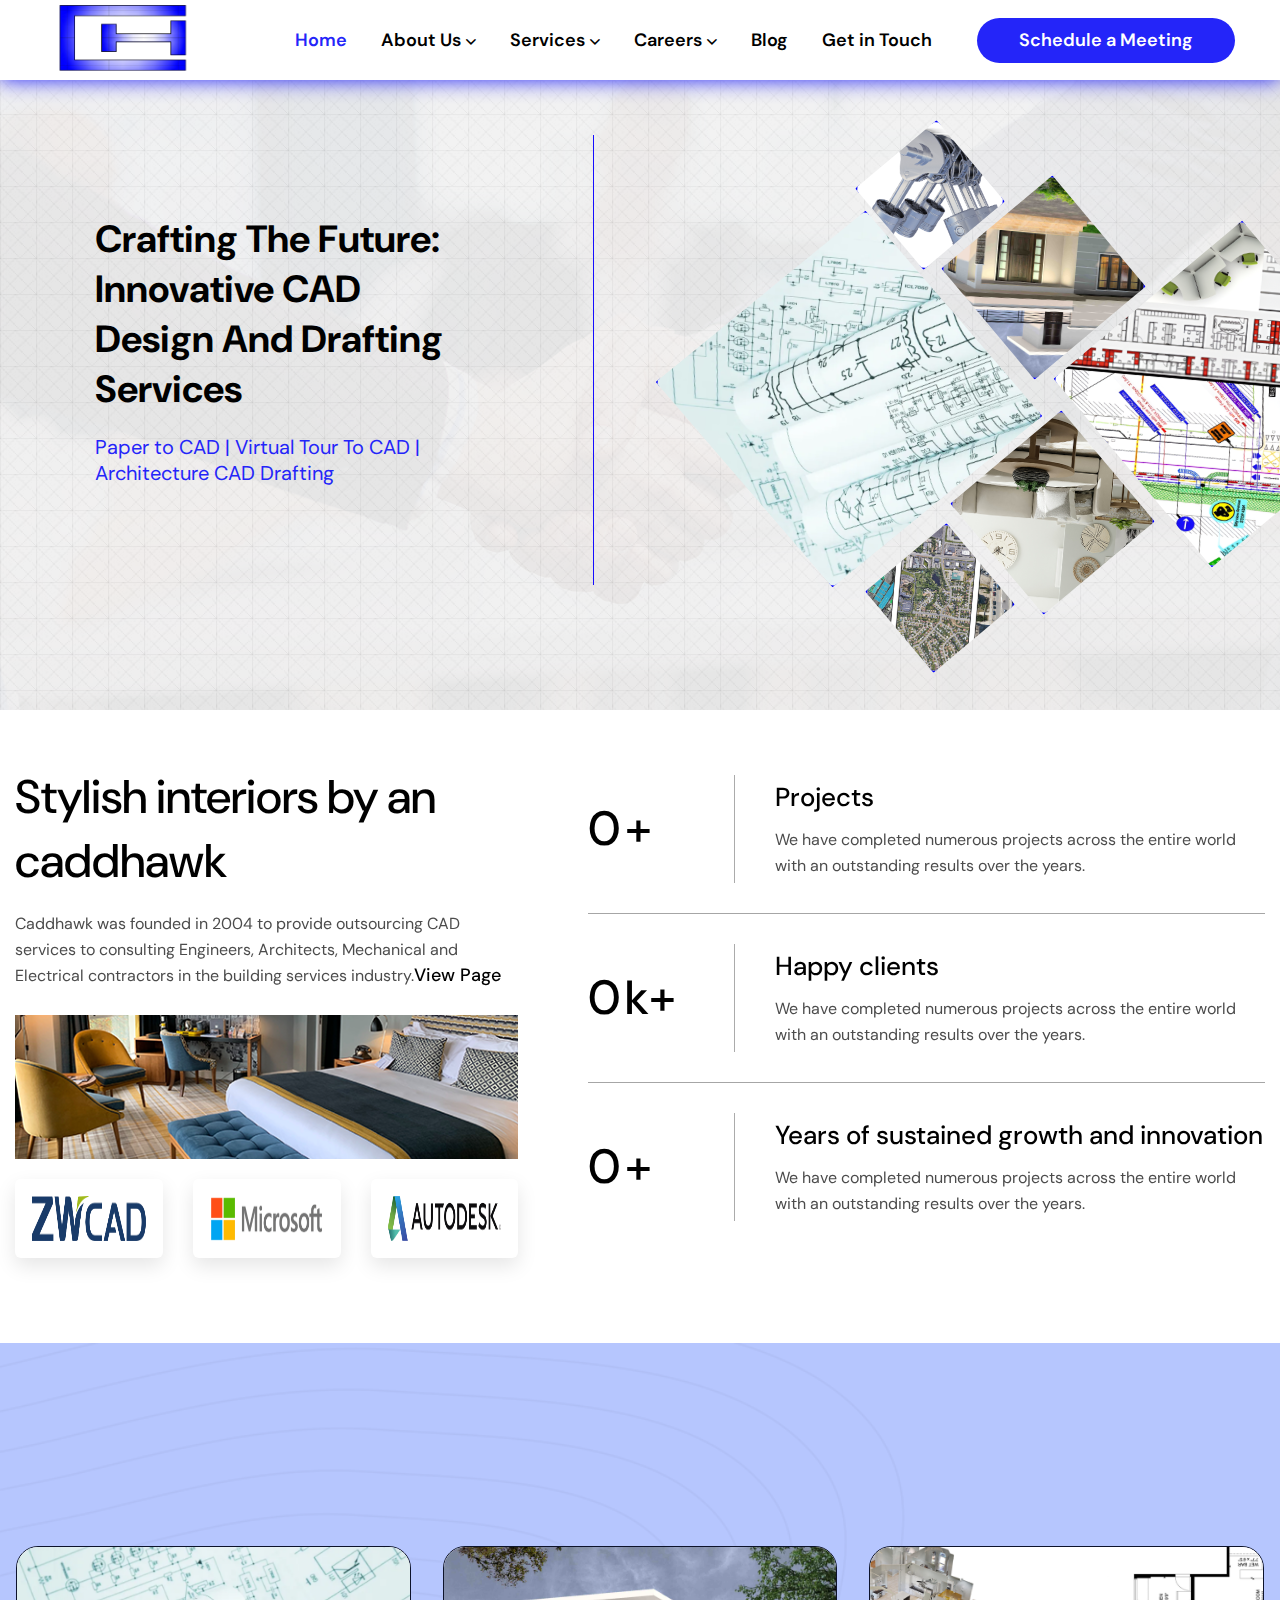
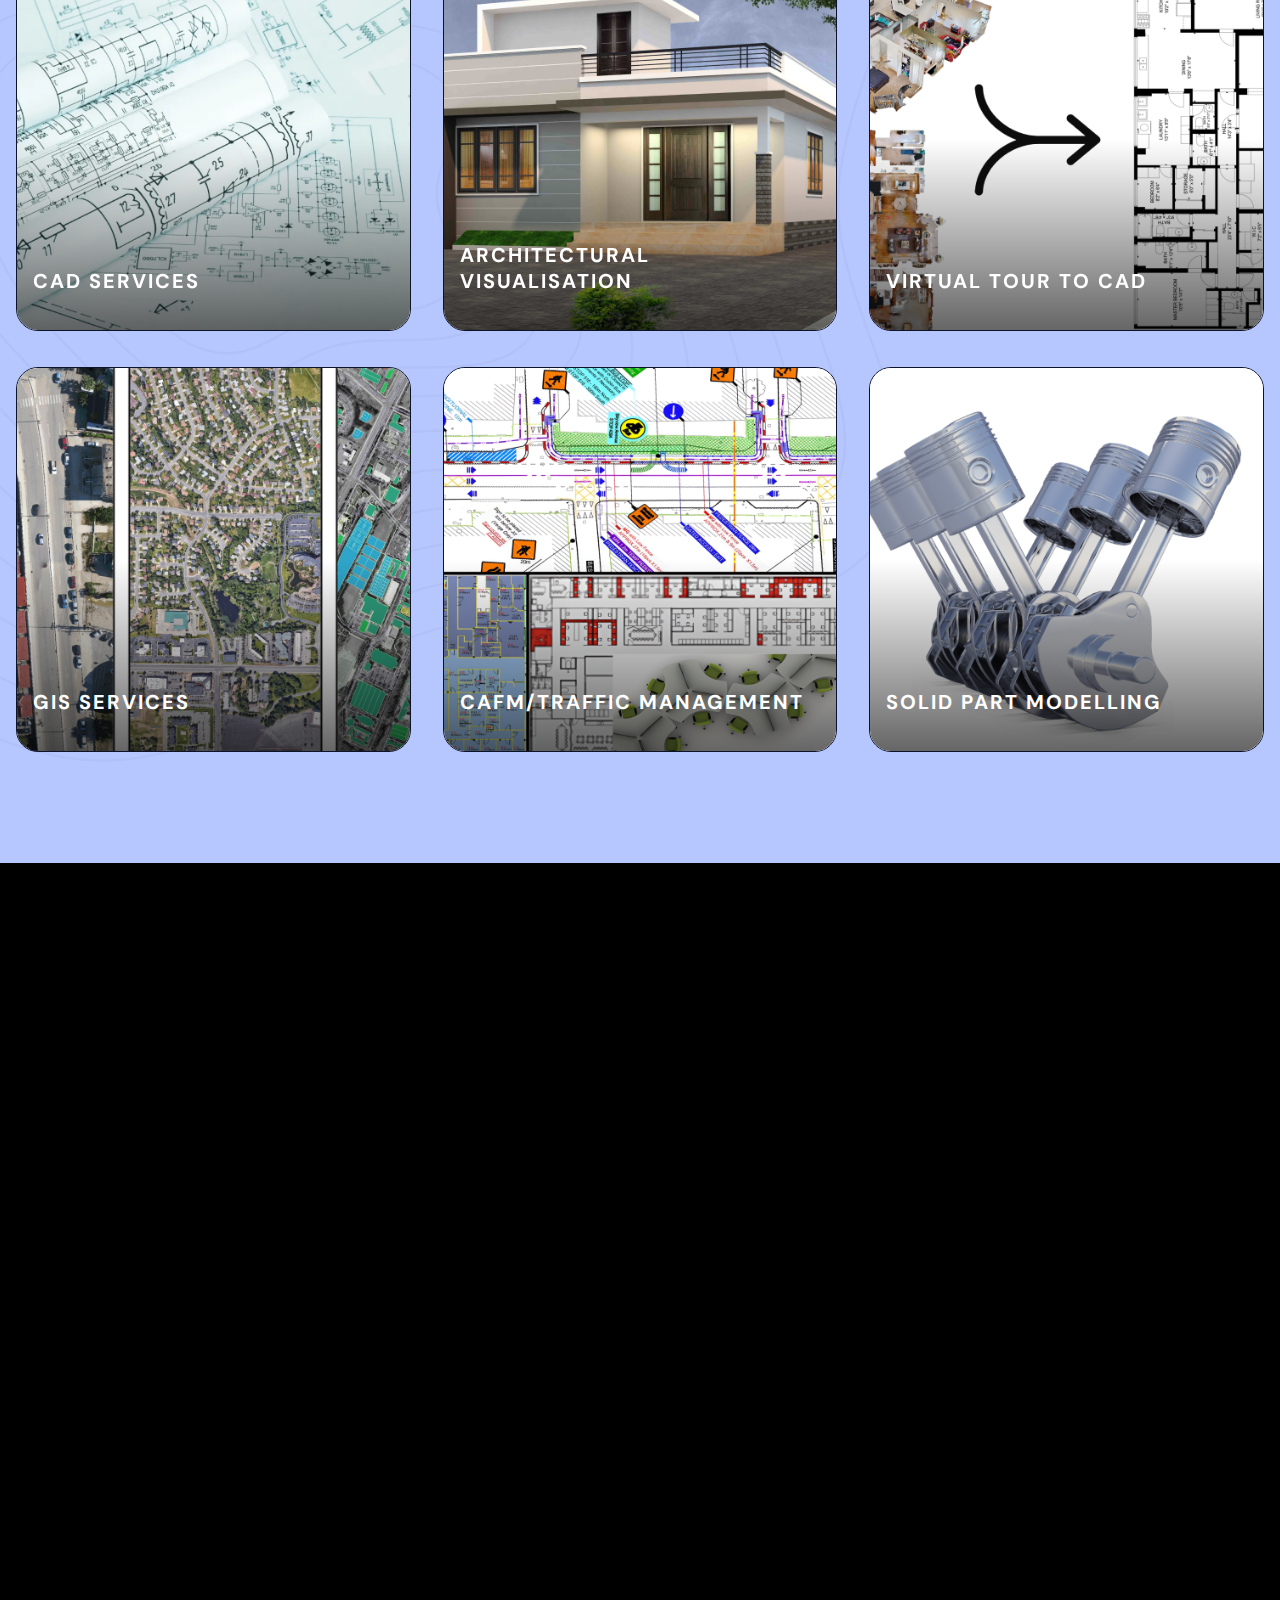
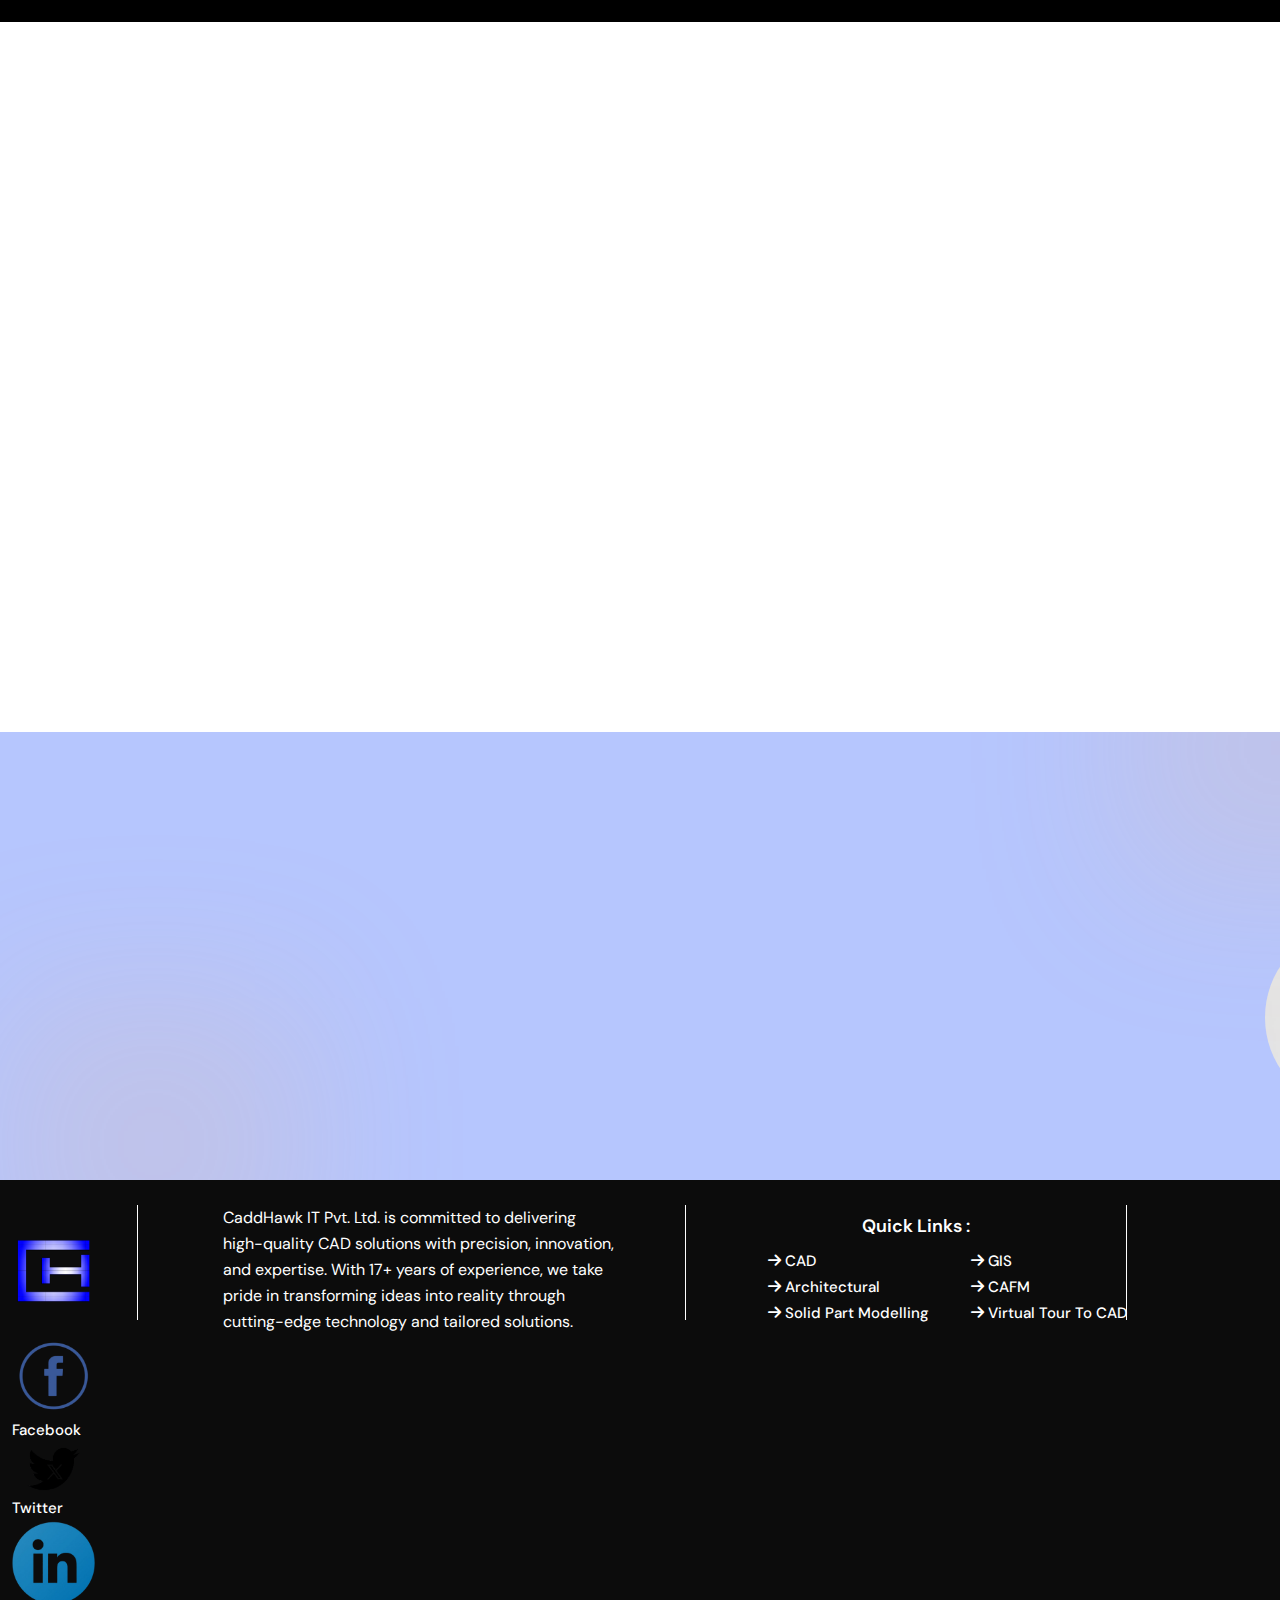
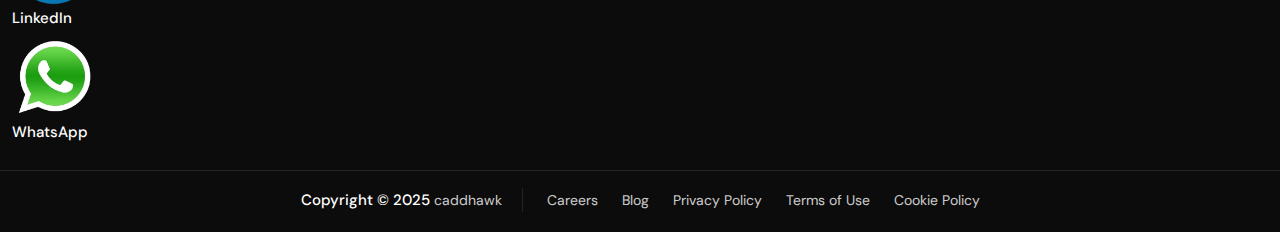
<file: index.html>
<!DOCTYPE html>
<html lang="en">

<!-- Mirrored from cymolthemes.com/html/caddhawk/index.html by HTTrack Website Copier/3.x [XR&CO'2014], Wed, 09 Jul 2025 12:56:22 GMT -->

<head>
  <meta charset="utf-8">
  <title>caddhawk - Real Estate to visual tour</title>
  <meta content="width=device-width, initial-scale=1" name="viewport">
  <meta name=”keywords”
    content="caddhawk - Interior Designer & Architecture WordPress Theme, caddhawk - Interior Designer & Architecture HTML Template, themes & template, html5 template, WordPress theme, unlimited colours available, ui/ux,ui/ux design, best html template, html template, html, JavaScript, best css theme,css3, elementor theme, latest premium themes 2024, latest premium templates 2024, preyan technosys Pvt.Ltd,cymol themes, themetech mount, Web 3.0, multi-theme, website theme and template, WooCommerce, bootstrap template, web templates, responsive">

  <link rel="stylesheet" href="https://cdnjs.cloudflare.com/ajax/libs/font-awesome/6.7.2/css/all.min.css"
    integrity="sha512-Evv84Mr4kqVGRNSgIGL/F/aIDqQb7xQ2vcrdIwxfjThSH8CSR7PBEakCr51Ck+w+/U6swU2Im1vVX0SVk9ABhg=="
    crossorigin="anonymous" referrerpolicy="no-referrer" />
  <link href="css/bootstrap.min.css" rel="stylesheet" type="text/css">
  <link href="css/aos.css" rel="stylesheet" type="text/css">
  <link href="css/animate.css" rel="stylesheet" type="text/css">
  <link href="css/fontello.css" rel="stylesheet" type="text/css">
  <link href="css/flaticon.css" rel="stylesheet" type="text/css">
  <link href="css/font-awesome.css" rel="stylesheet" type="text/css">
  <link href="css/themify-icons.css" rel="stylesheet" type="text/css">
  <link href="css/slick.css" rel="stylesheet" type="text/css">
  <link href="css/prettyPhoto.css" rel="stylesheet" type="text/css">
  <link href="css/main.css" rel="stylesheet" type="text/css">
  <link href="css/shortcode.css" rel="stylesheet" type="text/css">
  <link href="css/style.css" rel="stylesheet" type="text/css">
  <link href="css/megamenu.css" rel="stylesheet" type="text/css">
  <link href="css/responsive.css" rel="stylesheet" type="text/css">
  <link href="images/logo.png" rel="shortcut icon" type="image/x-icon">
  <link href="images/webclip.png" rel="apple-touch-icon">
  <link rel="stylesheet" href="https://cdnjs.cloudflare.com/ajax/libs/animate.css/4.1.1/animate.min.css" />


</head>

<body class="body">
  <div class="page">
    <header class="header prt-header-style-1">
      <div class="header-content-wrapper">
        <div class="header-navigation">
          <div class="container-fluid">
            <div class="site-navigation">
              <div class="site-branding">

                <h1>
                  <a class="home-link" href="index.html" title="caddhawk" rel="home">
                    <img src="images/logo.png" width="135" height="72" alt="logo" class="logo">
                  </a>
                </h1>
              </div>
              <div class="site-menu">
                <div class="btn-show-menu-mobile menubar menubar--squeeze">
                  <span class="menubar-box">
                    <span class="menubar-inner"></span>
                  </span>
                </div>
                <nav class="main-menu menu-mobile" id="menu">
                  <ul class="menu slide-menu">
                    <li class="mega-menu-item active">
                      <a href="index.html" class="mega-menu-link">Home</a>
                    </li>
                    <li class="mega-menu-item with-submenu ">
                      <a class="mega-menu-link" href="#">About Us</a>
                      <ul class="mega-submenu" role="menu">
                        <li>
                          <div class="row">
                            <div class="col-menu">
                              <div class="content">
                                <ul class="menu-col">
                                  <li class="active"><a href="about.html">Our History</a></li>
                                  <li><a href="about.html">Mission and Vision</a></li>
                                  <li><a href="about.html">Our Leadership</a></li>
                                  <li><a href="about.html">Management Team</a></li>
                                  <li><a href="about.html">Why CaddHawk</a></li>
                                </ul>
                              </div>
                            </div>
                          </div>
                        </li>
                      </ul>
                    </li>
                    <li class="mega-menu-item with-submenu single-col">
                      <a href="#" class="mega-menu-link">Services</a>
                      <ul class="mega-submenu" role="menu">
                        <li>
                          <div class="row">
                            <div class="col-menu">
                              <div class="content">
                                <ul class="menu-col">
                                  <li><a href="service.html">Cad Services</a></li>
                                  <li><a href="service.html">Architectural Visualisation</a></li>
                                  <li><a href="service.html">Virtual Tour to CAD</a></li>
                                  <li><a href="service.html">GIS Services</a></li>
                                  <li><a href="service.html">CAFM/Traffic Management</a></li>
                                  <li><a href="service.html">Solid Part Modelling</a></li>
                                </ul>
                              </div>
                            </div>
                          </div>
                        </li>
                      </ul>
                    </li>
                    <li class="mega-menu-item with-submenu single-col">
                      <a href="#" class="mega-menu-link">Careers</a>
                      <ul class="mega-submenu" role="menu">
                        <li>
                          <div class="row">
                            <div class="col-menu">
                              <div class="content">
                                <ul class="menu-col">
                                  <li><a href="#">Life @ CaddHawk</a></li>
                                  <li><a href="#">Current Openings</a></li>
                                </ul>
                              </div>
                            </div>
                          </div>
                        </li>
                      </ul>
                    </li>
                    <li class="mega-menu-item">
                      <a href="blog.html" class="mega-menu-link">Blog</a>
                    </li>
                    <li class="mega-menu-item">
                      <a href="#" class="mega-menu-link">Get in Touch</a>
                    </li>
                  </ul>
                </nav>
                <div class="header-extra">
                  <div class="header-extra-item">
                    <a href="#">Schedule a Meeting</a>
                  </div>
                </div>
              </div>
            </div>
          </div>
        </div>
      </div>
    </header>
    <section class="hero-slider-wrapper">
      <div class="hero-slider">
        <!-- Slide 1 -->
        <div class="slide active">
          <section class="hero-section">
            <div class="banner-bg-overlay"></div>

            <!-- Flex Wrapper for Text and Collage -->
            <div class="container-fluid hero-content">
              <div class="row">
                <div class="col-md-5 hr-col d-flex align-items-center">
                  <!-- Left Text -->
                  <div class="hero-text">
                    <h2 class="animate__animated animate__slideInLeft">Crafting The Future: Innovative CAD Design And
                      Drafting Services</h2>
                    <p class="animate__animated animate__slideInLeft">Paper to CAD | Virtual Tour To CAD | Architecture
                      CAD Drafting</p>
                  </div>
                </div>
                <!-- Separator Line -->
                <div class="col-md-1 d-flex justify-content-center align-items-center">
                  <div class="separator-line"></div>
                </div>
                <div class="col-md-6 hr-col d-flex align-items-center">
                  <!-- Right Floating Kite Images -->
                  <div class="floating-collage">
                    <div class="kite animate__animated animate__slideInDown"
                      style="width: 388px; height: 378px; top: 0px; left: 0px;">
                      <div class="kite-inner " style="background-image: url('images/service-tab-01.png');"></div>
                    </div>
                    <div class="kite animate__animated animate__slideInLeft"
                      style="width: 150px; height: 150px; bottom: 240px; left: 200px;">
                      <div class="kite-inner" style="background-image: url('images/service-tab-03.png');"></div>
                    </div>
                    <div class="kite animate__animated animate__slideInDown"
                      style="width: 205px; height: 205px; bottom: 130px; left: 286px;">
                      <div class="kite-inner" style="background-image: url('images/service-tab-02.png');"></div>
                    </div>
                    <div class="kite animate__animated animate__slideInUp"
                      style="width: 348px; height: 348px;top: 10px;left: 398px;">
                      <div class="kite-inner" style="background-image: url('images/service-tab-05.png');"></div>
                    </div>
                    <!-- <div class="kite animate__animated animate__slideInRight"
                      style="width: 180px; height: 180px; top: 352px; left: 219px;">
                      <div class="kite-inner" style="background-image: url('images/service-05.png');"></div>
                    </div> -->
                    <div class="kite animate__animated animate__slideInUp"
                      style="width: 150px; height:150px; top: 313px;left: 210px;">
                      <div class="kite-inner" style="background-image: url('images/service-tab-04.png');"></div>
                    </div>
                    <div class="kite animate__animated animate__slideInUp"
                      style="width: 205px; height:205px; top: 200px;left: 295px;">
                      <div class="kite-inner" style="background-image: url('images/service-03.png');"></div>
                    </div>
                  </div>
                </div>
              </div>


            </div>
          </section>
        </div>
        <!-- Slide 2:  -->
        <div class="slide">
          <section class="hero-section">
            <div class="banner-bg-overlay"></div>

            <div class="container-fluid hero-content">
              <div class="row">
                <div class="col-md-5 hr-col d-flex align-items-center">

                  <div class="hero-text">
                    <h2 class="animate__animated animate__slideInLeft">Transforming Your Ideas,Into Reality With
                      Precision CAD Services</h2>
                    <p class="animate__animated animate__slideInLeft">Paper to CAD |Virtual Tour To CAD | Architecture
                      CAD Drafting</p>
                  </div>
                </div>

                <div class="col-md-1 d-flex justify-content-center align-items-center">
                  <div class="separator-line"></div>
                </div>
                <div class="col-md-6 hr-col d-flex align-items-center">
                  <!-- Right Floating Kite Images -->
                  <div class="floating-collage">
                    <div class="kite animate__animated animate__slideInDown"
                      style="width: 388px; height: 378px; top: 0px; left: 0px;">
                      <div class="kite-inner " style="background-image: url('images/service-tab-01.png');"></div>
                    </div>
                    <div class="kite animate__animated animate__slideInLeft"
                      style="width: 150px; height: 150px; bottom: 240px; left: 200px;">
                      <div class="kite-inner" style="background-image: url('images/service-tab-03.png');"></div>
                    </div>
                    <div class="kite animate__animated animate__slideInDown"
                      style="width: 205px; height: 205px; bottom: 130px; left: 286px;">
                      <div class="kite-inner" style="background-image: url('images/service-tab-02.png');"></div>
                    </div>
                    <div class="kite animate__animated animate__slideInUp"
                      style="width: 348px; height: 348px;top: 10px;left: 398px;">
                      <div class="kite-inner" style="background-image: url('images/service-tab-05.png');"></div>
                    </div>
                    <!-- <div class="kite animate__animated animate__slideInRight"
                      style="width: 180px; height: 180px; top: 352px; left: 219px;">
                      <div class="kite-inner" style="background-image: url('images/service-05.png');"></div>
                    </div> -->
                    <div class="kite animate__animated animate__slideInUp"
                      style="width: 150px; height:150px; top: 313px;left: 210px;">
                      <div class="kite-inner" style="background-image: url('images/service-tab-04.png');"></div>
                    </div>
                    <div class="kite animate__animated animate__slideInUp"
                      style="width: 205px; height:205px; top: 200px;left: 295px;">
                      <div class="kite-inner" style="background-image: url('images/service-03.png');"></div>
                    </div>
                  </div>
                </div>
              </div>


            </div>
          </section>
        </div>
      </div>
    </section>
    <section class="about-section prt-row">
      <div class="container-fluid">
        <div class="row">
          <div class="col-lg-5" data-aos="fade-right">
            <div class="about-title-wrapper">
              <div class="section-title">
                <h2 class="section-title-heading">Stylish interiors by an caddhawk</h2>
                <p class="section-title-description">Caddhawk was founded in 2004 to provide outsourcing CAD services to
                  consulting Engineers, Architects, Mechanical and Electrical contractors in the building services
                  industry.<a class="inline-button style3 prt-button">view page</a></p>
              </div>
              <div class="about-single-image-holder pt-10">
                <img src="images/single-image-01.png" alt="single-image-01" class="about-single-image">
              </div>
              <div class="row">
                <div class="col-md-4">
                  <div class="card brand-card">
                    <img src="images/zwcad-partner.png" alt="brand">
                  </div>
                </div>
                <div class="col-md-4">
                  <div class="card brand-card">
                    <img src="images/microsoft-partner.png" alt="brand">
                  </div>
                </div>
                <div class="col-md-4">
                  <div class="card brand-card">
                    <img src="images/autodesk-partner.png" alt="brand">
                  </div>
                </div>
              </div>
            </div>
          </div>
          <div class="col-lg-7" data-aos="fade-left">
            <div class="about-fid-block-wrapper">
              <div class="fid-item first-child">
                <div class="row">
                  <div class="col-lg-3">
                    <div class="prt-fid inside style1">
                      <div class="prt-fid-contents">
                        <h4 class="prt-fid-inner">
                          <span data-appear-animation="animateDigits" data-from="0" data-to="2359" data-interval="5"
                            data-before="" data-before-style="sup" data-after="+" data-after-style="sub"
                            class="numinate">2359</span>
                          <span>+</span>
                        </h4>
                      </div>
                    </div>
                  </div>
                  <div class="col-lg-9 align-self-center">
                    <div class="fid-title">
                      <h3 class="fid-heading">Projects</h3>
                      <p class="fid-description">We have completed numerous projects across the entire world with an
                        outstanding results over the years.</p>
                    </div>
                  </div>
                </div>
              </div>
              <div class="fid-item">
                <div class="row">
                  <div class="col-lg-3">
                    <div class="prt-fid inside style1">
                      <div class="prt-fid-contents">
                        <h4 class="prt-fid-inner">
                          <span data-appear-animation="animateDigits" data-from="0" data-to="8" data-interval="2"
                            data-before="" data-before-style="sup" data-after="+" data-after-style="sub"
                            class="numinate">8</span>
                          <span>k+</span>
                        </h4>
                      </div>
                    </div>
                  </div>
                  <div class="col-lg-9 align-self-center">
                    <div class="fid-title">
                      <h3 class="fid-heading">Happy clients</h3>
                      <p class="fid-description">We have completed numerous projects across the entire world with an
                        outstanding results over the years.</p>
                    </div>
                  </div>
                </div>
              </div>
              <div class="fid-item last-child">
                <div class="row">
                  <div class="col-lg-3">
                    <div class="prt-fid inside style1">
                      <div class="prt-fid-contents">
                        <h4 class="prt-fid-inner">
                          <span data-appear-animation="animateDigits" data-from="0" data-to="16" data-interval="2"
                            data-before="" data-before-style="sup" data-after="+" data-after-style="sub"
                            class="numinate">16</span>
                          <span>+</span>
                        </h4>
                      </div>
                    </div>
                  </div>
                  <div class="col-lg-9 align-self-center">
                    <div class="fid-title">
                      <h3 class="fid-heading">Years of sustained growth and innovation</h3>
                      <p class="fid-description">We have completed numerous projects across the entire world with an
                        outstanding results over the years.</p>
                    </div>
                  </div>
                </div>
              </div>
            </div>
          </div>
        </div>
      </div>
    </section>
    <section class="services-section prt-row">
      <div class="container-fluid">
        <div class="row">
          <div class="col-lg-12" data-aos="fade-up">
            <div class="services-title-wrapper">
              <div class="section-title text-center mb-0">
                <h2 class="section-title-heading text-center">Our various types of services</h2>
                <p class="section-title-description text-center">Our interior design services helped bring our
                  clients&#x27; visions to life by transforming their spaces. See how our experts transformed these
                  interiors. <a class="inline-button style3 prt-button">view all services</a></p>
              </div>
            </div>
          </div>
        </div>
        <div class="row mb-5 row-cols-1 row-cols-lg-3 g-5 g-lg-1">
          <div class="col p-3 serv-c">
            <article class="card serv-card card--1">
              <div class="card__img card_img1"></div>
              <div class="card__info">
                <span class="card__category">Cad Services</span>

                <div class="card__hover-content">
                  <p class="card__description text-long-desc">At CaddHawk, we specialize in delivering precise and
                    innovative Computer-Aided Design (CAD) solutions tailored to your project&#8217;s unique
                    needs. Our team of experienced professionals is dedicated to transforming your concepts into
                    detailed, accurate designs, ensuring efficiency and excellence at every stage.</p>
                  <a href="#" class="card__btn">View More <img src="images/services/right.png" alt="icon"
                      class="right1"><img src="images/services/right2.png" alt="icon" class="right2"></a>
                </div>
              </div>
            </article>
          </div>
          <div class="col p-3 serv-c">
            <article class="card serv-card card--1">
              <div class="card__img card_img2"></div>
              <div class="card__info">
                <span class="card__category">Architectural Visualisation</span>

                <div class="card__hover-content">
                  <p class="card__description text-long-desc">Experience stunning 3D visualizations that transform
                    concepts into reality. Our expert services, from floor plans to immersive walkthroughs, help
                    architects, builders, and designers showcase projects with clarity and impact. Explore our
                    work below!
                  </p>
                  <a href="#" class="card__btn">View More <img src="images/services/right.png" alt="icon"
                      class="right1"><img src="images/services/right2.png" alt="icon" class="right2"></a>
                </div>
              </div>
            </article>
          </div>
          <div class="col p-3 serv-c">
            <article class="card serv-card card--1">
              <div class="card__img card_img6"></div>
              <div class="card__info">
                <span class="card__category">Virtual Tour to CAD</span>

                <div class="card__hover-content">
                  <p class="card__description text-long-desc">Experience stunning 3D visualizations that transform
                    concepts into reality. Our expert services, from floor plans to immersive walkthroughs, help
                    architects, builders, and designers showcase projects with clarity and impact. Explore our
                    work below!
                  </p>
                  <a href="#" class="card__btn">View More <img src="images/services/right.png" alt="icon"
                      class="right1"><img src="images/services/right2.png" alt="icon" class="right2"></a>
                </div>
              </div>
            </article>
          </div>

          <div class="col p-3 serv-c">
            <article class="card serv-card card--1">
              <div class="card__img card_img4"></div>
              <div class="card__info">
                <span class="card__category">GIS Services</span>

                <div class="card__hover-content">
                  <p class="card__description text-long-desc">Experience stunning 3D visualizations that transform
                    concepts into reality. Our expert services, from floor plans to immersive walkthroughs, help
                    architects, builders, and designers showcase projects with clarity and impact. Explore our
                    work below!
                  </p>
                  <a href="#" class="card__btn">View More <img src="images/services/right.png" alt="icon"
                      class="right1"><img src="images/services/right2.png" alt="icon" class="right2"></a>
                </div>
              </div>
            </article>
          </div>
          <div class="col p-3 serv-c">
            <article class="card serv-card card--1">
              <div class="card__img card_img5"></div>
              <div class="card__info">
                <span class="card__category">CAFM/Traffic Management </span>

                <div class="card__hover-content">
                  <p class="card__description text-long-desc">Experience stunning 3D visualizations that transform
                    concepts into reality. Our expert services, from floor plans to immersive walkthroughs, help
                    architects, builders, and designers showcase projects with clarity and impact. Explore our
                    work below!
                  </p>
                  <a href="#" class="card__btn">View More <img src="images/services/right.png" alt="icon"
                      class="right1"><img src="images/services/right2.png" alt="icon" class="right2"></a>
                </div>
              </div>
            </article>
          </div>
          <div class="col p-3 serv-c">
            <article class="card serv-card card--1">
              <div class="card__img card_img3"></div>
              <div class="card__info">
                <span class="card__category">Solid Part Modelling</span>

                <div class="card__hover-content">
                  <p class="card__description text-long-desc">Experience stunning 3D visualizations that transform
                    concepts into reality. Our expert services, from floor plans to immersive walkthroughs, help
                    architects, builders, and designers showcase projects with clarity and impact. Explore our
                    work below!
                  </p>
                  <a href="#" class="card__btn">View More <img src="images/services/right.png" alt="icon"
                      class="right1"><img src="images/services/right2.png" alt="icon" class="right2"></a>
                </div>
              </div>
            </article>
          </div>
        </div>
      </div>
      <!-- <div class="container-fluid">
        <div class="row">
          <div class="col-lg-12" data-aos="fade-up">
            <div class="services-title-wrapper">
              <div class="section-title text-center mb-0">
                <h2 class="section-title-heading text-center">Our various types of services</h2>
                <p class="section-title-description text-center">Our interior design services helped bring our
                  clients&#x27; visions to life by transforming their spaces. See how our experts transformed these
                  interiors. <a class="inline-button style3 prt-button">view all services</a></p>
              </div>
            </div>
          </div>
        </div>
        <div class="row">
          <div class="col-lg-12" data-aos="fade-up">
            <div class="service-tab-wrapper">
              <div class="service-tab prt-tabs">
                <ul class="service-tab-menu prt-tab-menu">
                  <li class="service-tab-nav-link prt-tab-link">
                    <a class="service-tab-nav-title">Cad Services</a>
                  </li>
                  <li class="service-tab-nav-link prt-tab-link active">
                    <a class="service-tab-nav-title">Architectural Visualisation</a>
                  </li>
                  <li class="service-tab-nav-link prt-tab-link">
                    <a class="service-tab-nav-title">Solid Part Modelling</a>
                  </li>
                  <li class="service-tab-nav-link prt-tab-link">
                    <a class="service-tab-nav-title">GIS Services</a>
                  </li>
                  <li class="service-tab-nav-link prt-tab-link last-child">
                    <a class="service-tab-nav-title">CAFM/Traffic Management</a>
                  </li>
                  <li class="service-tab-nav-link prt-tab-link last-child">
                    <a class="service-tab-nav-title"> Virtual Tour to CAD</a>
                  </li>
                </ul>
                <div class="service-tab-content prt-tab-content">
                  <div class="service-tab-info">
                    <div class="row">
                      <div class="col-xl-6 col-lg-4">
                        <div class="service-tab-image-block">
                          <img src="images/service-tab-01.png" alt="service-tab-01" class="service-tab-image">
                          <div class="service-tab-image-overlay"></div>
                        </div>
                      </div>
                      <div class="col-xl-6 col-lg-8 align-self-center">
                        <div class="service-tab-description-block">
                          <h3 class="service-tab-description-title">Cad Services</h3>
                          <p class="service-tab-description-text">At CaddHawk, we specialize in delivering precise and
                            innovative Computer-Aided Design (CAD) solutions tailored to your project&#8217;s unique
                            needs. Our team of experienced professionals is dedicated to transforming your concepts into
                            detailed, accurate designs, ensuring efficiency and excellence at every stage.</p>
                          <a href="services-details.html" class="inline-button prt-button">More Details</a>
                        </div>
                      </div>
                    </div>
                  </div>
                  <div class="service-tab-info">
                    <div class="row">
                      <div class="col-lg-6">
                        <div class="service-tab-image-block">
                          <img src="images/service-tab-02.png" alt="service-tab-02" class="service-tab-image">
                          <div class="service-tab-image-overlay"></div>
                        </div>
                      </div>
                      <div class="col-lg-6 align-self-center">
                        <div class="service-tab-description-block">
                          <h3 class="service-tab-description-title">Architectural Visualisation</h3>
                          <p class="service-tab-description-text">Experience stunning 3D visualizations that transform
                            concepts into reality. Our expert services, from floor plans to immersive walkthroughs, help
                            architects, builders, and designers showcase projects with clarity and impact. Explore our
                            work below!&#8221;</p>

                          <a href="services-details.html" class="inline-button prt-button">More Details</a>
                        </div>
                      </div>
                    </div>
                  </div>
                  <div class="service-tab-info">
                    <div class="row">
                      <div class="col-lg-6">
                        <div class="service-tab-image-block">
                          <img src="images/service-tab-03.png" alt="service-tab-03" class="service-tab-image">
                          <div class="service-tab-image-overlay"></div>
                        </div>
                      </div>
                      <div class="col-lg-6 align-self-center">
                        <div class="service-tab-description-block">
                          <h3 class="service-tab-description-title">Solid Part Modelling</h3>
                          <p class="service-tab-description-text">Experience stunning 3D visualizations that transform
                            concepts into reality. Our expert services, from floor plans to immersive walkthroughs, help
                            architects, builders, and designers showcase projects with clarity and impact. Explore our
                            work below!&#8221;</p>
                          <a href="services-details.html" class="inline-button prt-button">More Details</a>
                        </div>
                      </div>
                    </div>
                  </div>
                  <div class="service-tab-info">
                    <div class="row">
                      <div class="col-lg-6">
                        <div class="service-tab-image-block">
                          <img src="images/service-tab-04.png" alt="service-tab-04" class="service-tab-image">
                          <div class="service-tab-image-overlay"></div>
                        </div>
                      </div>
                      <div class="col-lg-6 align-self-center">
                        <div class="service-tab-description-block">
                          <h3 class="service-tab-description-title">GIS Services</h3>
                          <p class="service-tab-description-text">Experience stunning 3D visualizations that transform
                            concepts into reality. Our expert services, from floor plans to immersive walkthroughs, help
                            architects, builders, and designers showcase projects with clarity and impact. Explore our
                            work below!&#8221;</p>

                          <a href="services-details.html" class="inline-button prt-button">More Details</a>
                        </div>
                      </div>
                    </div>
                  </div>
                  <div class="service-tab-info">
                    <div class="row">
                      <div class="col-lg-6">
                        <div class="service-tab-image-block">
                          <img src="images/service-tab-05.png" alt="service-tab-05" class="service-tab-image">
                          <div class="service-tab-image-overlay"></div>
                        </div>
                      </div>
                      <div class="col-lg-6 align-self-center">
                        <div class="service-tab-description-block">
                          <h3 class="service-tab-description-title">CAFM/Traffic Management</h3>
                          <p class="service-tab-description-text">Experience stunning 3D visualizations that transform
                            concepts into reality. Our expert services, from floor plans to immersive walkthroughs, help
                            architects, builders, and designers showcase projects with clarity and impact. Explore our
                            work below!&#8221;</p>

                          <a href="services-details.html" class="inline-button prt-button">More Details</a>
                        </div>
                      </div>
                    </div>
                  </div>
                  <div class="service-tab-info">
                    <div class="row">
                      <div class="col-lg-6">
                        <div class="service-tab-image-block">
                          <img src="images/service-tab-06.png" alt="service-tab-05" class="service-tab-image">
                          <div class="service-tab-image-overlay"></div>
                        </div>
                      </div>
                      <div class="col-lg-6 align-self-center">
                        <div class="service-tab-description-block">
                          <h3 class="service-tab-description-title">Virtual Tour to CAD</h3>
                          <p class="service-tab-description-text">Experience stunning 3D visualizations that transform
                            concepts into reality. Our expert services, from floor plans to immersive walkthroughs, help
                            architects, builders, and designers showcase projects with clarity and impact. Explore our
                            work below!&#8221;</p>

                          <a href="services-details.html" class="inline-button prt-button">More Details</a>
                        </div>
                      </div>
                    </div>
                  </div>
                </div>
              </div>
            </div>
          </div>
        </div>
      </div> -->
    </section>
    <section class="portfolio-section prt-row">
      <div class="container-fluid">
        <div class="row">
          <div class="col-lg-12" data-aos="fade-up">
            <div class="portfolio-title-wrapper">
              <div class="section-title text-center">
                <h2 class="section-title-heading text-white text-center">Seamless Solutions for Every Stage of Your
                  Project</h2>
                <p class="section-title-description text-opacity text-center">From concept to completion, we provide
                  comprehensive architectural visualization services that bring your ideas to life. Our expert team
                  specializes in 3D modeling, rendering <a class="inline-button style2 prt-button">view all projects</a>
                </p>
              </div>
            </div>
          </div>
        </div>
      </div>
      <div class="container-fluid-fluid">
        <div class="row">
          <div class="col-lg-12" data-aos="fade-up">
            <div class="portfolio-content-wrapper">
              <div class="row portfolio-slider prt-slider">
                <div class="col-lg-4 col-md-6">
                  <div class="portfolio-item">
                    <div class="portfolio-item-thumbnail">
                      <img src="images/portfolio-01.png" alt="portfolio-01" class="portfolio-item-image">
                    </div>
                    <div class="portfolio-item-content">
                      <h3 class="portfolio-item-title">
                        <a href="portfolios-details.html" class="portfolio-item-title-link">2D Drafting Services</a>
                      </h3>
                      <div class="portfolio-item-category">CAD Services</div>
                    </div>
                  </div>
                </div>
                <div class="col-lg-4 col-md-6">
                  <div class="portfolio-item">
                    <div class="portfolio-item-thumbnail">
                      <img src="images/portfolio-02.png" alt="portfolio-02" class="portfolio-item-image">
                    </div>
                    <div class="portfolio-item-content">
                      <h3 class="portfolio-item-title">
                        <a href="portfolios-details.html" class="portfolio-item-title-link">3D Modeling Services</a>
                      </h3>
                      <div class="portfolio-item-category">CAD Services</div>
                    </div>
                  </div>
                </div>
                <div class="col-lg-4 col-md-6">
                  <div class="portfolio-item">
                    <div class="portfolio-item-thumbnail">
                      <img src="images/portfolio-03.png" alt="portfolio-03" class="portfolio-item-image">
                    </div>
                    <div class="portfolio-item-content">
                      <h3 class="portfolio-item-title">
                        <a href="#" class="portfolio-item-title-link">CAD Conversion Services</a>
                      </h3>
                      <div class="portfolio-item-category">CAD Services</div>
                    </div>
                  </div>
                </div>
                <div class="col-lg-4 col-md-6">
                  <div class="portfolio-item">
                    <div class="portfolio-item-thumbnail">
                      <img src="images/portfolio-04.png" alt="portfolio-04" class="portfolio-item-image">
                    </div>
                    <div class="portfolio-item-content">
                      <h3 class="portfolio-item-title">
                        <a href="portfolios-details.html" class="portfolio-item-title-link">3D Floor Plans Services</a>
                      </h3>
                      <div class="portfolio-item-category">Architectural visualisation</div>
                    </div>
                  </div>
                </div>
                <div class="col-lg-4 col-md-6">
                  <div class="portfolio-item">
                    <div class="portfolio-item-thumbnail">
                      <img src="images/portfolio-05.png" alt="portfolio-05" class="portfolio-item-image">
                    </div>
                    <div class="portfolio-item-content">
                      <h3 class="portfolio-item-title">
                        <a href="portfolios-details.html" class="portfolio-item-title-link">3D Exterior Rendering
                          Services</a>
                      </h3>
                      <div class="portfolio-item-category">Architectural-visualisation</div>
                    </div>
                  </div>
                </div>
                <div class="col-lg-4 col-md-6">
                  <div class="portfolio-item">
                    <div class="portfolio-item-thumbnail">
                      <img src="images/portfolio-06.png" alt="portfolio-06" class="portfolio-item-image">
                    </div>
                    <div class="portfolio-item-content">
                      <h3 class="portfolio-item-title">
                        <a href="portfolios-details.html" class="portfolio-item-title-link">3D Interior Rendering
                          Services</a>
                      </h3>
                      <div class="portfolio-item-category">Architectural-visualisation</div>
                    </div>
                  </div>
                </div>
              </div>
            </div>
          </div>
        </div>
      </div>
    </section>
    <section class="team-section prt-row">
      <div class="container-fluid">
        <div class="row">
          <div class="col-xl-3 col-lg-4" data-aos="fade-right">
            <div class="team-title-wrapper">
              <div class="section-title text-right responsive-text-left">
                <h2 class="section-title-heading">The Driving Force of CaddHawk.</h2>
                <p>Our team is made up of skilled professionals dedicated to delivering excellence in every project.</p>
              </div>
              <div class="team-button-block">
                <a href="#" class="round-button prt-button">Contact Us</a>
              </div>
            </div>
          </div>
          <div class="col-xl-9 col-lg-8 d-block d-lg-flex justify-content-end" data-aos="fade-left">
            <div class="team-content-wrapper">
              <div class="team-item">
                <div class="team-item-inner">
                  <div class="team-thumbnail">
                    <img src="images/team-07.png" alt="team-07" class="team-image">
                  </div>
                  <div class="team-content">
                    <h3 class="team-name"><a href="team-details.html">Mr. Sudhansu Parhi</a></h3>
                    <div class="team-designation">Founder & Director</div>
                  </div>
                </div>
              </div>
              <div class="team-item">
                <div class="team-item-inner">
                  <div class="team-thumbnail">
                    <img src="images/team-01.png" alt="team-01" class="team-image">
                  </div>
                  <div class="team-content">
                    <h3 class="team-name"><a href="team-details.html">Mr. Mrutyunjaya Mishra</a></h3>
                    <div class="team-designation">Corporate Head</div>
                  </div>
                </div>
              </div>
              <div class="team-item">
                <div class="team-item-inner">
                  <div class="team-thumbnail">
                    <img src="images/team-02.png" alt="team-02" class="team-image">
                  </div>
                  <div class="team-content">
                    <h3 class="team-name"><a href="team-details.html">Bikash Murmu</a></h3>
                    <div class="team-designation">Project Manager</div>
                  </div>
                </div>
              </div>
              <div class="team-item">
                <div class="team-item-inner">
                  <div class="team-thumbnail">
                    <img src="images/team-03.png" alt="team-03" class="team-image">
                  </div>
                  <div class="team-content">
                    <h3 class="team-name"><a href="team-details.html">Kamalakanta Panda</a></h3>
                    <div class="team-designation">Design Engineer</div>
                  </div>
                </div>
              </div>
              <div class="team-item">
                <div class="team-item-inner">
                  <div class="team-thumbnail">
                    <img src="images/team-04.png" alt="team-04" class="team-image">
                  </div>
                  <div class="team-content">
                    <h3 class="team-name"><a href="team-details.html">Suprava Khuntia</a></h3>
                    <div class="team-designation">Project Manager (CAD)</div>
                  </div>
                </div>
              </div>
              <div class="team-item last-child">
                <div class="team-item-inner">
                  <div class="team-thumbnail">
                    <img src="images/team-05.png" alt="team-02" class="team-image">
                  </div>
                  <div class="team-content">
                    <h3 class="team-name"><a href="team-details.html">Bandita Sahoo</a></h3>
                    <div class="team-designation">Business Executive</div>
                  </div>
                </div>
              </div>
            </div>
          </div>
        </div>
      </div>
    </section>
    <section class="testimonial-section prt-row">
      <div class="container-fluid">
        <div class="row">
          <div class="col-lg-12" data-aos="fade-up">
            <div class="testimonial-title-wrapper">
              <div class="section-title text-center">
                <h2 class="section-title-heading text-center">Client’s success stories</h2>
                <p class="section-title-description text-center">Our interior design services helped bring our
                  clients&#x27; visions to life by transforming their spaces. See how our experts transformed these
                  interiors.</p>
              </div>
              <div class="sticker-block">
                <img src="images/sticker.png" alt="sticker" class="sticker-image">
              </div>
            </div>
          </div>
        </div>
        <div class="row g-0 testimonial-slider prt-slider">
          <div class="col-lg-12" data-aos="fade-up">
            <div class="testimonials">
              <div class="testimonial-thumbnail">
                <img src="images/testimonial-02.png" alt="testimonial-02" class="testimonial-image">
                <span class="testimonial-quote-icon"><i class="ti ti-quote-left"></i></span>
              </div>
              <div class="testimonial-content">
                <div class="testimonial-caption">
                  <h3 class="testimonial-title">Alena botha</h3>
                  <div class="testimonial-designation">Graphic designer</div>
                </div>
                <div class="testimonial-blockquote-block">
                  <blockquote class="testimonial-blockquote">&quot;I recently hired Inoterior to redesign my living
                    room, and I couldn&#x27;t be happier with the results. The team was incredibly professional,
                    attentive, and creative, and they really took the time to understand my tastes and
                    preferences.&quot;</blockquote>
                </div>
              </div>
            </div>
          </div>
          <div class="col-lg-12">
            <div class="testimonials">
              <div class="testimonial-thumbnail">
                <img src="images/testimonial-01.png" alt="testimonial-01" class="testimonial-image">
                <span class="testimonial-quote-icon"><i class="ti ti-quote-left"></i></span>
              </div>
              <div class="testimonial-content">
                <div class="testimonial-caption">
                  <h3 class="testimonial-title">Alex cue</h3>
                  <div class="testimonial-designation">Graphic designer</div>
                </div>
                <div class="testimonial-blockquote-block">
                  <blockquote class="testimonial-blockquote">&quot;I was impressed with the level of communication
                    andcollaboration between Inoterior&#x27;s team and myself throughout the entireproject. They were
                    always available to answer my questions and provide update soon the progress.&quot;</blockquote>
                </div>
              </div>
            </div>
          </div>
        </div>
        <div class="boxshadow style3"></div>
        <div class="boxshadow style4"></div>
      </div>
    </section>
    <!-- <section class="client-section prt-row">
      <div class="container-fluid">
        <div class="row">
          <div class="col-lg-9" data-aos="fade-right">
            <div class="client-content-wrapper">
              <div class="row g-0">
                <div class="col-lg-3">
                  <div class="client-item border-style-1 res-479-border-right-none">
                    <div class="client-thumbnail"><img src="images/client-01.png" alt="client-01" class="client-image">
                    </div>
                  </div>
                </div>
                <div class="col-lg-3">
                  <div class="client-item border-style-1 responsive-border-right-none">
                    <div class="client-thumbnail"><img src="images/client-02.png" alt="client-02" class="client-image">
                    </div>
                  </div>
                </div>
                <div class="col-lg-3">
                  <div class="client-item border-style-1 res-479-border-right-none">
                    <div class="client-thumbnail"><img src="images/client-03.png" alt="client-03" class="client-image">
                    </div>
                  </div>
                </div>
                <div class="col-lg-3">
                  <div class="client-item border-style-2">
                    <div class="client-thumbnail"><img src="images/client-04.png" alt="client-04" class="client-image">
                    </div>
                  </div>
                </div>
                <div class="col-lg-3">
                  <div class="client-item border-style-3 responsive-border-bottom res-479-border-right-none">
                    <div class="client-thumbnail"><img src="images/client-05.png" alt="client-05" class="client-image">
                    </div>
                  </div>
                </div>
                <div class="col-lg-3">
                  <div class="client-item border-style-3 responsive-border-right-none responsive-border-bottom">
                    <div class="client-thumbnail"><img src="images/client-06.png" alt="client-06" class="client-image">
                    </div>
                  </div>
                </div>
                <div class="col-lg-3">
                  <div class="client-item border-style-3 res-479-border-right-none res-479-border-bottom">
                    <div class="client-thumbnail"><img src="images/client-07.png" alt="client-07" class="client-image">
                    </div>
                  </div>
                </div>
                <div class="col-lg-3">
                  <div class="client-item">
                    <div class="client-thumbnail"><img src="images/client-08.png" alt="client-08" class="client-image">
                    </div>
                  </div>
                </div>
              </div>
            </div>
          </div>
          <div class="col-lg-3" data-aos="fade-left">
            <div class="client-fid-block-wrapper">
              <div class="prt-fid inside style2">
                <div class="prt-fid-contents">
                  <h4 class="prt-fid-inner">
                    <span data-appear-animation="animateDigits" data-from="0" data-to="16" data-interval="5"
                      data-before="" data-before-style="sup" data-after="" data-after-style="sub"
                      class="numinate">16</span>
                  </h4>
                  <h3 class="fid-heading">Years of <br>digital experience</h3>
                </div>
              </div>
            </div>
          </div>
        </div>
        <div class="row">
          <div class="col-lg-12" data-aos="fade-up">
            <div class="section-bottom-text-block">
              <div class="bottom-text-wrapper">
                <div class="bottom-text-flexbox">
                  <img src="images/rating-star.png" alt="rating-star" class="rating-star-image">
                  <div class="ratings-text versions">5.0   |</div>
                  <img src="images/hearts.png" width="70" alt="hearts" class="like-image">
                  <div class="ratings-text">Trusted by over  12k + ambitious brands across the world</div>
                </div>
              </div>
            </div>
          </div>
        </div>
      </div>
    </section> -->
    <footer class="footer prt-row">
      <div class="container-fluid">
        <div class="top-footer">
          <div class="row">
            <div class="col-md-1 ft-col">
              <a href="index.html" aria-current="page" class="footer-logo prt--current">
                <img src="images/logo.png" width="80" height="50" alt="logo" class="ft-logo">
              </a>
            </div>
            <div class="col-md-1 ft-separater ft-col-logo"></div>
            <div class="col-md-4 ft-col">
              <div class="footer-description">
                <p class="footer-description-text">CaddHawk IT Pvt. Ltd. is committed to delivering high-quality CAD
                  solutions with precision, innovation, and expertise. With 17+ years of experience, we take pride in
                  transforming ideas into reality through cutting-edge technology and tailored solutions.</p>
              </div>
            </div>
            <div class="col-md-1 ft-separater"></div>
            <div class="col-md-3 ft-col">
              <div class="footer-social-items ">
                <h4 class="text-center">Quick Links :</h4>
                <div class="row row-cols-2 align-col">
                  <div class="col align">
                    <a href="#" target="_blank" class="footer-social-list-link"><i class="fas fa-arrow-right"></i>
                      CAD</a>
                  </div>
                  <div class="col align">
                    <a href="#" target="_blank" class="footer-social-list-link"><i class="fas fa-arrow-right"></i>
                      GIS</a>
                  </div>
                  <div class="col align">
                    <a href="#" target="_blank" class="footer-social-list-link"><i class="fas fa-arrow-right"></i>
                      Architectural</a>
                  </div>
                  <div class="col align">
                    <a href="#" target="_blank" class="footer-social-list-link"><i class="fas fa-arrow-right"></i>
                      CAFM</a>
                  </div>
                  <div class="col align">
                    <a href="#" target="_blank" class="footer-social-list-link"><i class="fas fa-arrow-right"></i> Solid
                      Part Modelling</a>
                  </div>
                  <div class="col align">
                    <a href="#" target="_blank" class="footer-social-list-link"><i class="fas fa-arrow-right"></i>
                      Virtual Tour to CAD</a>
                  </div>
                </div>
                <!-- <ul class="footer-social-list">
                  <li class="footer-social-list-item">
                    <a href="#" target="_blank" class="footer-social-list-link">CAD</a>
                  </li>
                  <li class="footer-social-list-item">
                    <a href="#" target="_blank" class="footer-social-list-link">GIS</a>
                  </li>
                  <li class="footer-social-list-item">
                    <a href="#" target="_blank" class="footer-social-list-link">Architectural Visualisation</a>
                  </li>
                  <li class="footer-social-list-item">
                    <a href="#" target="_blank" class="footer-social-list-link">CAFM</a>
                  </li>
                  <li class="footer-social-list-item">
                    <a href="#" target="_blank" class="footer-social-list-link">Solid Part Modelling</a>
                  </li>

                  <li class="footer-social-list-item last-child mt-5">
                    <a href="#" target="_blank" class="footer-social-list-link">Virtual Tour to CAD</a>
                  </li>

                </ul> -->

              </div>
            </div>
            <div class="col-md-1 ft-separater"></div>
            <div class="col-md-1 ft-col">
              <div class="row row-cols-1">
                <div class="col">
                  <a href="#" target="_blank" class="footer-social-list-link icon-ft">
                    <!-- <i class="fa-brands fa-square-facebook"></i> -->
                    <img src="images/fb.png" alt="facebook" class="social-icon">
                    Facebook</a>
                </div>
                <div class="col">
                  <a href="#" target="_blank" class="footer-social-list-link icon-ft">
                    <!-- <i class="fa-brands fa-x-twitter"></i> -->
                    <img src="images/twitt.png" alt="twitter" class="social-icon">
                    Twitter</a>
                </div>
                <div class="col">
                  <a href="#" target="_blank" class="footer-social-list-link icon-ft">
                    <!-- <i class="fa-brands fa-linkedin"></i> -->
                     <img src="images/lnk.png" alt="LinkedIn" class="social-icon">
                    LinkedIn</a>
                </div>
                <div class="col">
                  <a href="https://wa.me/1234567890" target="_blank" class="footer-social-list-link icon-ft"
                    rel="noopener" aria-label="Chat on WhatsApp">
                    <!-- <i class="fa-brands fa-whatsapp"></i> -->
                     <img src="images/wtp.png" alt="whatsapp" class="social-icon">
                     WhatsApp
                </div>
              </div>
              <!-- <div class="whatsapp-contact">
               
                <a href="https://wa.me/1234567890" target="_blank" class="whatsapp-contact-btn" rel="noopener"
                  aria-label="Chat on WhatsApp">
                  Chat Now <img src="images/whatsapp.png" width="30" height="30">
                </a>
              </div> -->
            </div>
          </div>
        </div>
      </div>
      <div class="container-fluid-fluid zero-padding prt-container-fluid">
        <div class="bottom-footer">
          <div class="footer-author-block">
            <div class="footer-author-text">Copyright © 2025 <a href="index.html" target="_blank" aria-current="page"
                class="footer-author-link prt--current">caddhawk</a>
            </div>
          </div>
          <div class="footer-instruction-list">
            <a href="#" class="footer-instruction-link">Careers</a>
            <a href="#" class="footer-instruction-link">Blog</a>
            <a href="#" class="footer-instruction-link">Privacy Policy</a>
            <a href="#" class="footer-instruction-link">Terms of Use</a>
            <a href="#" class="footer-instruction-link last-child">Cookie Policy</a>
          </div>
        </div>
      </div>
    </footer>
    <a id="totop" href="#top">
      <i class="icon-up-open"></i>
    </a>
  </div>
  <script src="js/jquery-3.7.1.min.js"></script>
  <script src="js/jquery-migrate-3.4.1.min.js"></script>
  <script src="js/bootstrap.min.js"></script>
  <script src="js/jquery-waypoints.js"></script>
  <script src="js/numinate.min.js"></script>
  <script src="js/circle-progress.min.js"></script>
  <script src="js/jquery-validate.js"></script>
  <script src="js/jquery.prettyPhoto.js"></script>
  <script src="js/imagesloaded.min.js"></script>
  <script src="js/jquery-isotope.js"></script>
  <script src="js/slick.min.js"></script>
  <script src="js/aos.js"></script>
  <script src="js/gsap.js"></script>
  <script src="js/scrolltrigger.js"></script>
  <script src="js/splittext.js"></script>
  <script src="js/cursor.js"></script>
  <script src="js/magnetic.js"></script>
  <script src="js/gsap-animation.js"></script>
  <script src="js/tweenmax.js"></script>
  <script src="js/main.js"></script>
  <script>
    let currentSlide = 0;

    function cycleSlide() {
      const slides = document.querySelectorAll(".hero-slider .slide");

      // Remove active class from current slide
      slides[currentSlide].classList.remove("active");

      // Move to next slide (loop to first if at end)
      currentSlide = (currentSlide + 1) % slides.length;

      // Clone and replace to reset animation
      const newSlide = slides[currentSlide].cloneNode(true);
      slides[currentSlide].parentNode.replaceChild(newSlide, slides[currentSlide]);

      // Re-select updated slides after replacement
      const updatedSlides = document.querySelectorAll(".hero-slider .slide");

      // Add active class to new slide
      updatedSlides[currentSlide].classList.add("active");
    }

    // Initially show the first slide and trigger its animation
    document.querySelectorAll(".hero-slider .slide")[currentSlide].classList.add("active");

    // Run every 7 seconds (7000ms)
    setInterval(cycleSlide, 7000);
  </script>



  <script>
    window.addEventListener('scroll', function () {
      const header = document.querySelector('.header-navigation');
      if (window.scrollY > 0) {
        header.classList.add('sticky');
      } else {
        header.classList.remove('sticky');
      }
    });
  </script>



</body>

<!-- Mirrored from cymolthemes.com/html/caddhawk/index.html by HTTrack Website Copier/3.x [XR&CO'2014], Wed, 09 Jul 2025 12:58:49 GMT -->

</html>
</file>
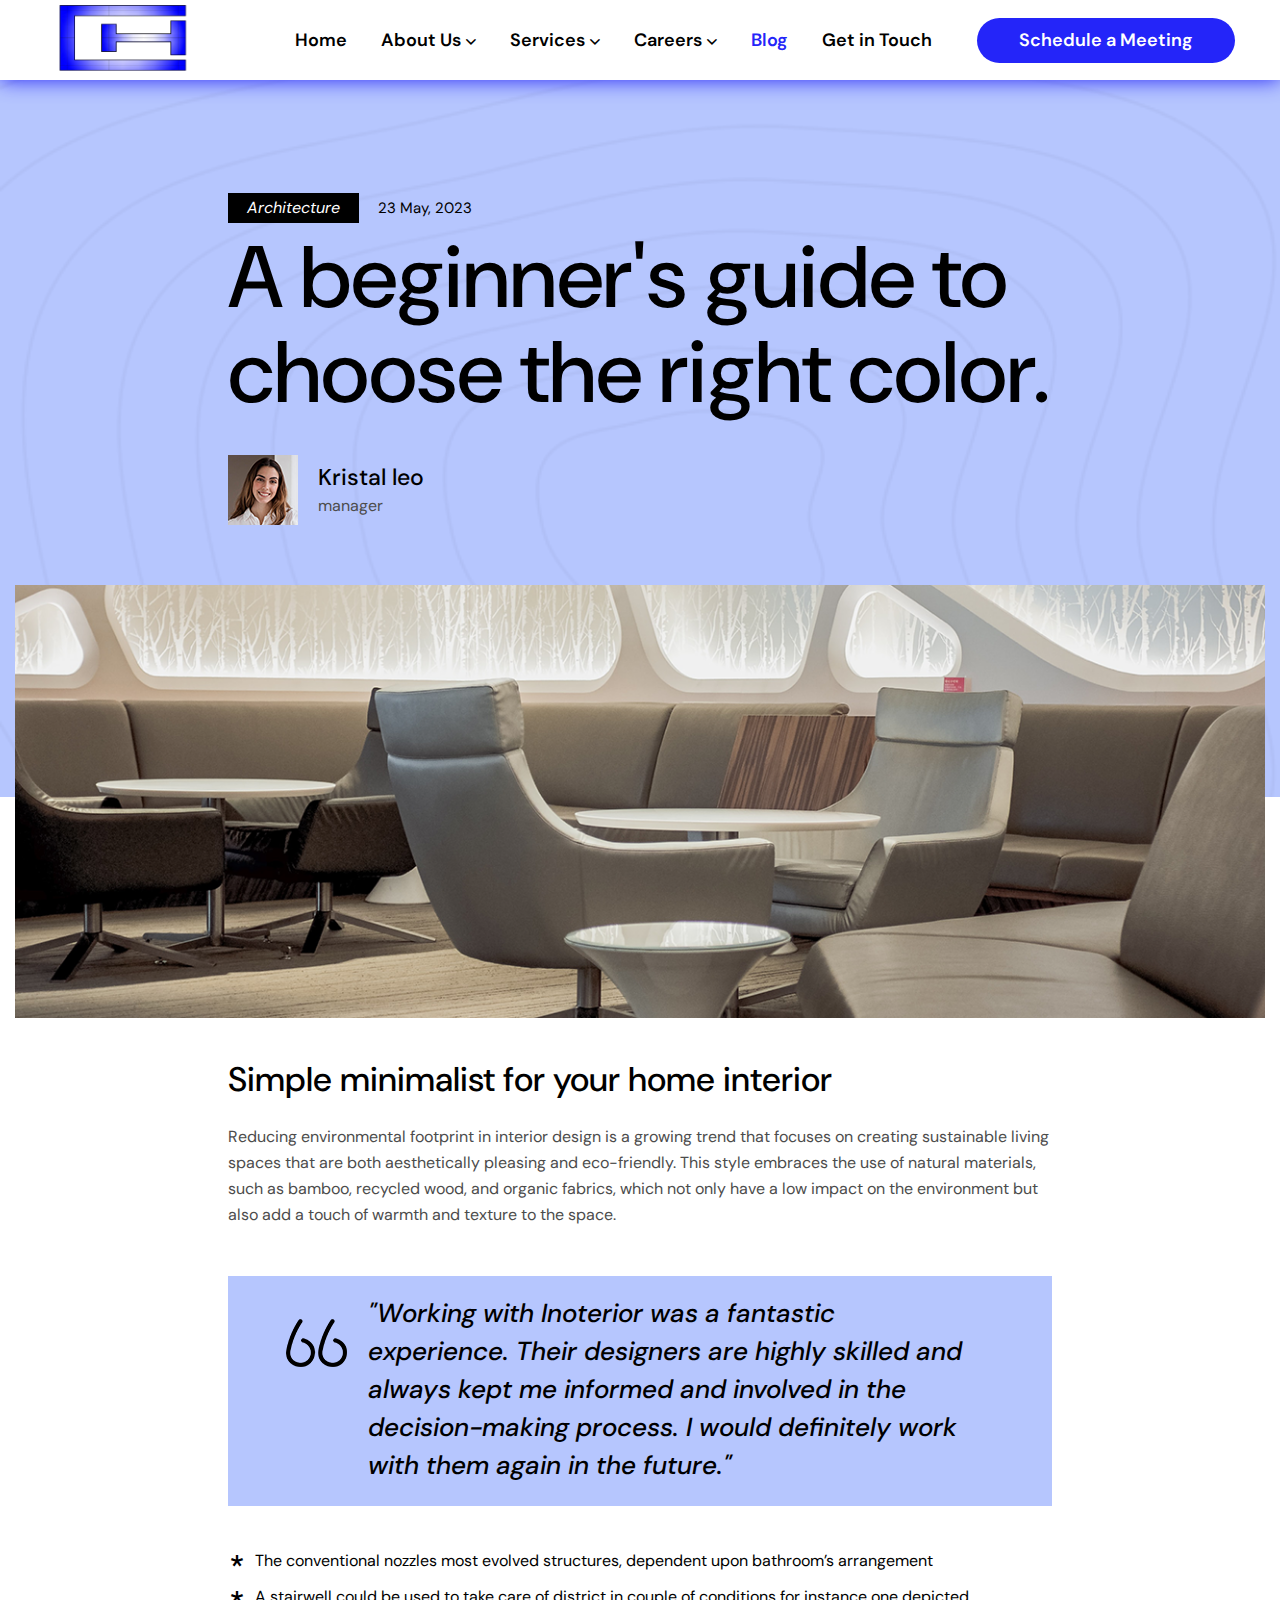
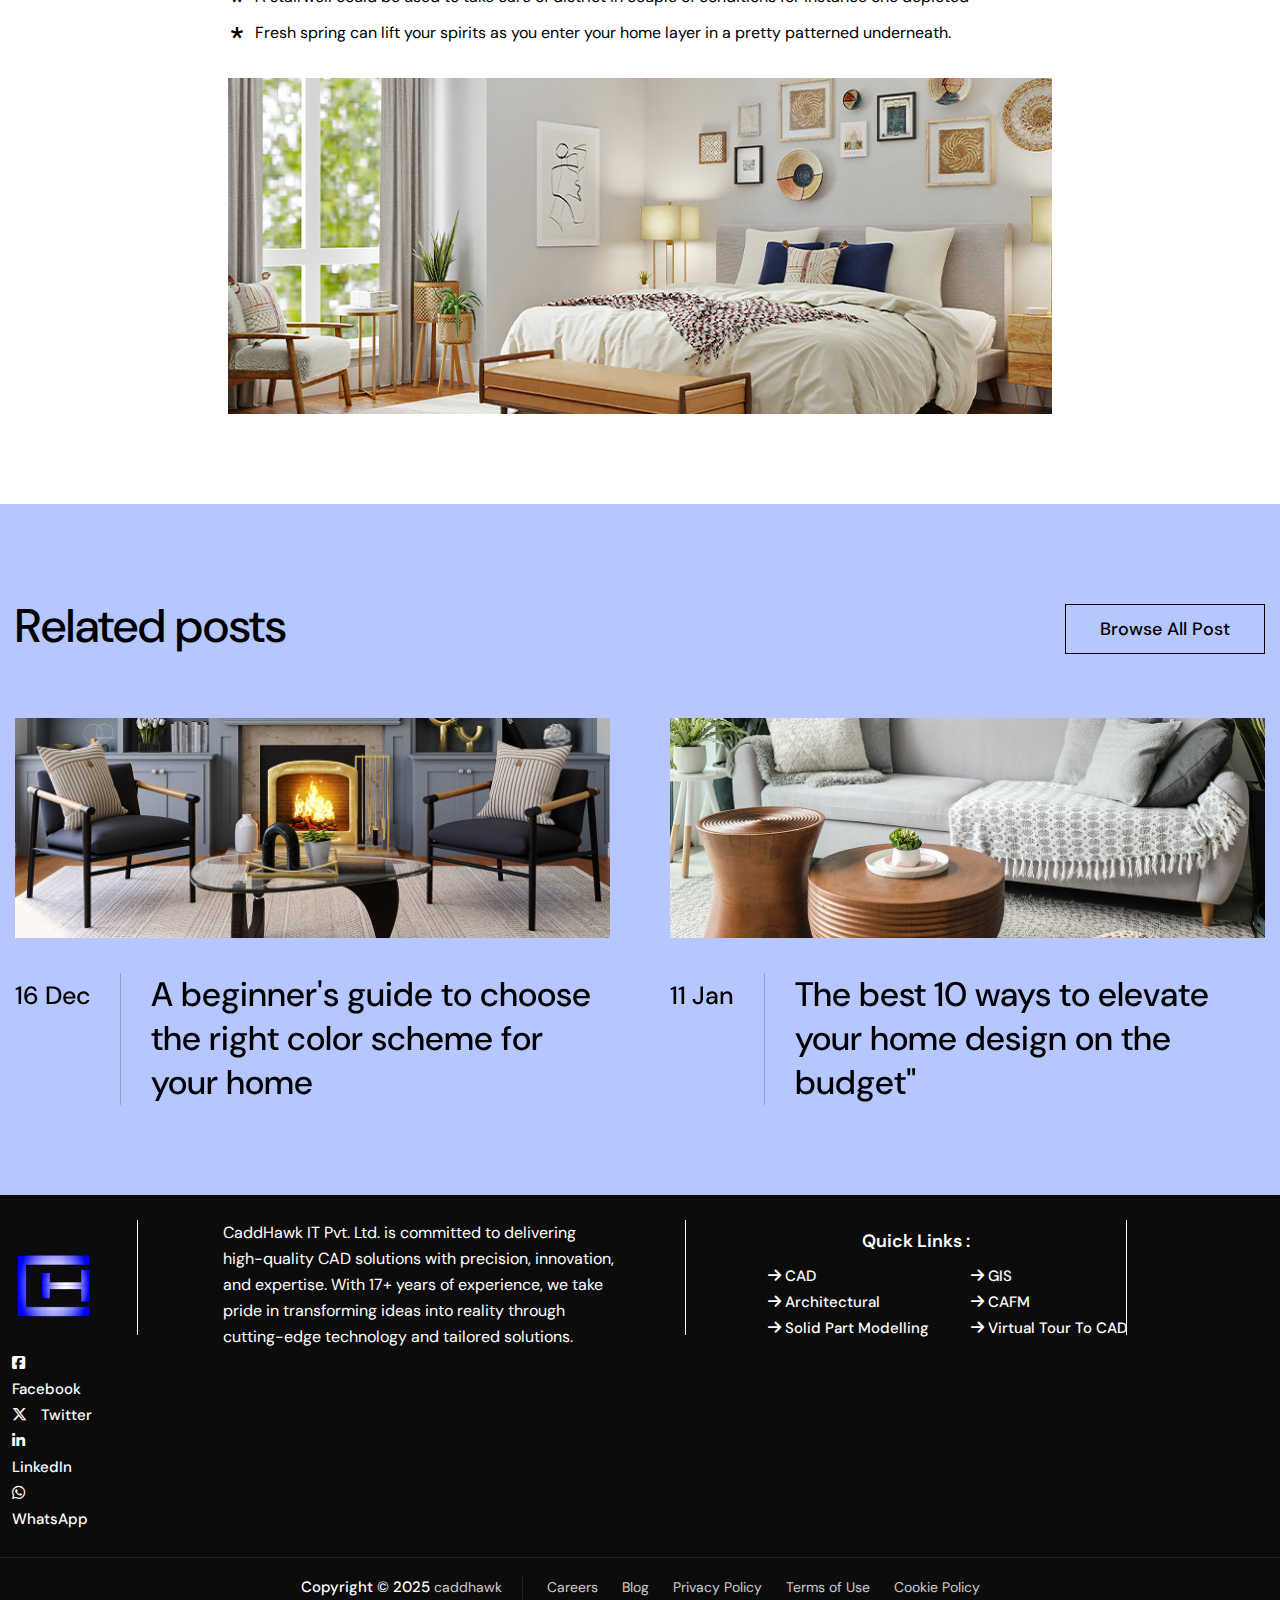
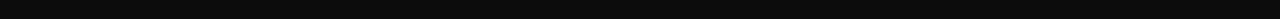
<file: blog-details.html>
<!DOCTYPE html>
<html lang="en">

<!-- Mirrored from cymolthemes.com/html/artcus/blog-details.html by HTTrack Website Copier/3.x [XR&CO'2014], Wed, 09 Jul 2025 13:01:36 GMT -->

<head>
  <meta charset="utf-8">
  <title>caddhawk - Real Estate to visual tour</title>
  <meta content="width=device-width, initial-scale=1" name="viewport">
  <meta name=”keywords”
    content="Artcus - Interior Designer & Architecture WordPress Theme, Artcus - Interior Designer & Architecture HTML Template, themes & template, html5 template, WordPress theme, unlimited colours available, ui/ux,ui/ux design, best html template, html template, html, JavaScript, best css theme,css3, elementor theme, latest premium themes 2024, latest premium templates 2024, preyan technosys Pvt.Ltd,cymol themes, themetech mount, Web 3.0, multi-theme, website theme and template, WooCommerce, bootstrap template, web templates, responsive ">

  <link rel="stylesheet" href="https://cdnjs.cloudflare.com/ajax/libs/font-awesome/6.7.2/css/all.min.css"
    integrity="sha512-Evv84Mr4kqVGRNSgIGL/F/aIDqQb7xQ2vcrdIwxfjThSH8CSR7PBEakCr51Ck+w+/U6swU2Im1vVX0SVk9ABhg=="
    crossorigin="anonymous" referrerpolicy="no-referrer" />
  <link href="css/bootstrap.min.css" rel="stylesheet" type="text/css">
  <link href="css/aos.css" rel="stylesheet" type="text/css">
  <link href="css/animate.css" rel="stylesheet" type="text/css">
  <link href="css/all.min.css" rel="stylesheet" type="text/css">
  <link href="css/abuget.css" rel="stylesheet" type="text/css">
  <link href="css/fontello.css" rel="stylesheet" type="text/css">
  <link href="css/flaticon.css" rel="stylesheet" type="text/css">
  <link href="css/font-awesome.css" rel="stylesheet" type="text/css">
  <link href="css/themify-icons.css" rel="stylesheet" type="text/css">
  <link href="css/slick.css" rel="stylesheet" type="text/css">
  <link href="css/prettyPhoto.css" rel="stylesheet" type="text/css">
  <link href="css/main.css" rel="stylesheet" type="text/css">
  <link href="css/shortcode.css" rel="stylesheet" type="text/css">
  <link href="css/style.css" rel="stylesheet" type="text/css">
  <link href="css/megamenu.css" rel="stylesheet" type="text/css">
  <link href="css/responsive.css" rel="stylesheet" type="text/css">
  <link href="images/logo.png" rel="shortcut icon" type="image/x-icon">
  <link href="images/webclip.png" rel="apple-touch-icon">
</head>

<body class="body">
  <div class="page">
    <header class="header prt-header-style-1">
      <div class="header-content-wrapper">
        <div class="header-navigation">
          <div class="container-fluid">
            <div class="site-navigation">
              <div class="site-branding">

                <h1>
                  <a class="home-link" href="index.html" title="caddhawk" rel="home">
                    <img src="images/logo.png" width="135" height="72" alt="logo" class="logo">
                  </a>
                </h1>
              </div>
              <div class="site-menu">
                <div class="btn-show-menu-mobile menubar menubar--squeeze">
                  <span class="menubar-box">
                    <span class="menubar-inner"></span>
                  </span>
                </div>
                <nav class="main-menu menu-mobile" id="menu">
                  <ul class="menu slide-menu">
                    <li class="mega-menu-item ">
                      <a href="index.html" class="mega-menu-link">Home</a>
                    </li>
                    <li class="mega-menu-item with-submenu ">
                      <a class="mega-menu-link" href="#">About Us</a>
                      <ul class="mega-submenu" role="menu">
                        <li>
                          <div class="row">
                            <div class="col-menu">
                              <div class="content">
                                <ul class="menu-col">
                                  <li class="active"><a href="about.html">Our History</a></li>
                                  <li><a href="about.html">Mission and Vision</a></li>
                                  <li><a href="about.html">Our Leadership</a></li>
                                  <li><a href="about.html">Management Team</a></li>
                                  <li><a href="about.html">Why CaddHawk</a></li>
                                </ul>
                              </div>
                            </div>
                          </div>
                        </li>
                      </ul>
                    </li>
                    <li class="mega-menu-item with-submenu single-col">
                      <a href="#" class="mega-menu-link">Services</a>
                      <ul class="mega-submenu" role="menu">
                        <li>
                          <div class="row">
                            <div class="col-menu">
                              <div class="content">
                                <ul class="menu-col">
                                  <li><a href="service.html">Cad Services</a></li>
                                  <li><a href="service.html">Architectural Visualisation</a></li>
                                  <li><a href="service.html">Virtual Tour to CAD</a></li>
                                  <li><a href="service.html">GIS Services</a></li>
                                  <li><a href="service.html">CAFM/Traffic Management</a></li>
                                  <li><a href="service.html">Solid Part Modelling</a></li>
                                </ul>
                              </div>
                            </div>
                          </div>
                        </li>
                      </ul>
                    </li>
                    <li class="mega-menu-item with-submenu single-col">
                      <a href="#" class="mega-menu-link">Careers</a>
                      <ul class="mega-submenu" role="menu">
                        <li>
                          <div class="row">
                            <div class="col-menu">
                              <div class="content">
                                <ul class="menu-col">
                                  <li><a href="#">Life @ CaddHawk</a></li>
                                  <li><a href="#">Current Openings</a></li>
                                </ul>
                              </div>
                            </div>
                          </div>
                        </li>
                      </ul>
                    </li>
                    <li class="mega-menu-item active">
                      <a href="blog.html" class="mega-menu-link">Blog</a>
                    </li>
                    <li class="mega-menu-item">
                      <a href="#" class="mega-menu-link">Get in Touch</a>
                    </li>
                  </ul>
                </nav>
                <div class="header-extra">
                  <div class="header-extra-item">
                    <a href="#">Schedule a Meeting</a>
                  </div>
                </div>
              </div>
            </div>
          </div>
        </div>
      </div>
    </header>
    <section class="blog-details-section prt-row">
      <div class="details-empty-block"></div>
      <div class="container">
        <div class="row">
          <div class="col-lg-12">
            <div class="details-page-content-wrapper">
              <div class="row">
                <div class="col-xl-2 col-lg-1"></div>
                <div class="col-xl-8 col-lg-10">
                  <div class="blog-details-top-content">
                    <div class="blog-details-category">Architecture</div>
                    <div class="blog-details-date">23 May, 2023</div>
                    <h2 class="blog-details-big-heading">A beginner's guide to choose the right color.</h2>
                    <div class="blog-details-author-block">
                      <div class="blog-details-author-image-holder">
                        <img src="images/blog-details-author-image.png" alt="blog-details-author-image"
                          class="blog-details-author-image">
                      </div>
                      <div class="blog-details-author-caption">
                        <h2 class="blog-details-author-name">Kristal leo</h2>
                        <div class="blog-details-author-position">manager</div>
                      </div>
                    </div>
                  </div>
                </div>
                <div class="col-xl-2 col-lg-1"></div>
              </div>
              <div class="row">
                <div class="col-lg-12">
                  <div class="blog-details-image-holder">
                    <img src="images/blog-details-image.png" alt="blog-details-image" class="blog-details-image">
                  </div>
                </div>
              </div>
              <div class="row">
                <div class="col-xl-2 col-lg-1"></div>
                <div class="col-xl-8 col-lg-10">
                  <div class="blog-details-partition-block">
                    <div class="blog-details-content-items-block">
                      <div class="blog-details-small-heading-block">
                        <h3 class="blog-details-small-heading">Simple minimalist for your home interior</h3>
                      </div>
                      <div class="portfolio-details-description-block">
                        <p class="portfolio-details-description">Reducing environmental footprint in interior design is
                          a growing trend that focuses on creating sustainable living spaces that are both aesthetically
                          pleasing and eco-friendly. This style embraces the use of natural materials, such as bamboo,
                          recycled wood, and organic fabrics, which not only have a low impact on the environment but
                          also add a touch of warmth and texture to the space.</p>
                      </div>
                      <div class="detail-page-blockquote">
                        <img src="images/blockquote-icon.png" loading="lazy" alt="blockquote-icon"
                          class="blockquote-icon">
                        <blockquote class="blockquote-text">&quot;Working with Inoterior was a fantastic experience.
                          Their designers are highly skilled and always kept me informed and involved in the
                          decision-making process. I would definitely work with them again in the future.&quot;
                        </blockquote>
                      </div>
                      <ul class="blog-details-list">
                        <li class="blog-details-list-item">
                          <div class="blog-details-list-icon"><i class="icon-asterisk"></i></div>
                          <div class="blog-details-list-text">The conventional nozzles most evolved structures,
                            dependent upon bathroom’s arrangement </div>
                        </li>
                        <li class="blog-details-list-item">
                          <div class="blog-details-list-icon"><i class="icon-asterisk"></i></div>
                          <div class="blog-details-list-text">A stairwell could be used to take care of district in
                            couple of conditions for instance one depicted </div>
                        </li>
                        <li class="blog-details-list-item">
                          <div class="blog-details-list-icon"><i class="icon-asterisk"></i></div>
                          <div class="blog-details-list-text">Fresh spring can lift your spirits as you enter your home
                            layer in a pretty patterned underneath. </div>
                        </li>
                      </ul>
                      <div class="blog-details-image-holder">
                        <img src="images/blog-details-image-02.png" alt="blog-details-image-02"
                          class="blog-details-image">
                      </div>
                    </div>
                  </div>
                </div>
                <div class="col-xl-2 col-lg-1"></div>
              </div>
            </div>
          </div>
        </div>
      </div>
    </section>
    <section class="blog-details-blog-section">
      <div class="container">
        <div class="row">
          <div class="col-lg-12">
            <div class="blog-details-blog-section-title-wrapper">
              <div class="section-title display-flex">
                <div class="prt-layout-grid section-title-grid">
                  <h3 class="section-title-heading zero-margin">Related posts</h3>
                  <div class="section-title-button-block">
                    <a href="blog.html" class="button prt-button">Browse all post</a>
                  </div>
                </div>
              </div>
            </div>
          </div>
        </div>
        <div class="blog-details-blog-section-content-wrapper">
          <div class="row g-0 blog-slider prt-slider">
            <div class="col-lg-6">
              <div class="blog-item">
                <div class="blog-item-inner">
                  <div class="blog-item-thumbnail">
                    <img src="images/blog-01.png" alt="blog-01" class="blog-item-image">
                  </div>
                  <div class="blog-item-content">
                    <div class="blog-item-post-date">16 Dec</div>
                    <h3 class="blog-item-title"><a href="blog-details.html">A beginner&#x27;s guide to choose the right
                        color scheme for your home</a></h3>
                  </div>
                </div>
              </div>
            </div>
            <div class="col-lg-6">
              <div class="blog-item">
                <div class="blog-item-inner">
                  <div class="blog-item-thumbnail">
                    <img src="images/blog-02.png" alt="blog-02" class="blog-item-image">
                  </div>
                  <div class="blog-item-content">
                    <div class="blog-item-post-date">11 Jan</div>
                    <h3 class="blog-item-title"><a href="blog-details.html">The best 10 ways to elevate your home design
                        on the budget&quot;</a></h3>
                  </div>
                </div>
              </div>
            </div>
            <div class="col-lg-6">
              <div class="blog-item">
                <div class="blog-item-inner">
                  <div class="blog-item-thumbnail">
                    <img src="images/blog-03.png" alt="blog-03" class="blog-item-image">
                  </div>
                  <div class="blog-item-content">
                    <div class="blog-item-post-date">13 Fab</div>
                    <h3 class="blog-item-title"><a href="blog-details.html">Creating a cozy and inviting living space:
                        tips from the best pros</a></h3>
                  </div>
                </div>
              </div>
            </div>
            <div class="col-lg-6">
              <div class="blog-item">
                <div class="blog-item-inner">
                  <div class="blog-item-thumbnail">
                    <img src="images/blog-04.png" alt="blog-04" class="blog-item-image">
                  </div>
                  <div class="blog-item-content">
                    <div class="blog-item-post-date">23 Mar</div>
                    <h3 class="blog-item-title"><a href="blog-details.html">Interior design with reducing environmental
                        footprint style</a></h3>
                  </div>
                </div>
              </div>
            </div>
            <div class="col-lg-6">
              <div class="blog-item">
                <div class="blog-item-inner">
                  <div class="blog-item-thumbnail">
                    <img src="images/blog-05.png" alt="blog-05" class="blog-item-image">
                  </div>
                  <div class="blog-item-content">
                    <div class="blog-item-post-date">09 Apr</div>
                    <h3 class="blog-item-title"><a href="blog-details.html">The best 10 tips for creating a stylish and
                        functional interior</a></h3>
                  </div>
                </div>
              </div>
            </div>
          </div>
        </div>
      </div>
    </section>
    <footer class="footer prt-row">
      <div class="container-fluid">
        <div class="top-footer">
          <div class="row">
            <div class="col-md-1 ft-col">
              <a href="index.html" aria-current="page" class="footer-logo prt--current">
                <img src="images/logo.png" width="80" height="50" alt="logo" class="ft-logo">
              </a>
            </div>
            <div class="col-md-1 ft-separater ft-col-logo"></div>
            <div class="col-md-4 ft-col">
              <div class="footer-description">
                <p class="footer-description-text">CaddHawk IT Pvt. Ltd. is committed to delivering high-quality CAD
                  solutions with precision, innovation, and expertise. With 17+ years of experience, we take pride in
                  transforming ideas into reality through cutting-edge technology and tailored solutions.</p>
              </div>
            </div>
            <div class="col-md-1 ft-separater"></div>
            <div class="col-md-3 ft-col">
              <div class="footer-social-items ">
                <h4 class="text-center">Quick Links :</h4>
                <div class="row row-cols-2 align-col">
                  <div class="col align">
                    <a href="#" target="_blank" class="footer-social-list-link"><i class="fas fa-arrow-right"></i>
                      CAD</a>
                  </div>
                  <div class="col align">
                    <a href="#" target="_blank" class="footer-social-list-link"><i class="fas fa-arrow-right"></i>
                      GIS</a>
                  </div>
                  <div class="col align">
                    <a href="#" target="_blank" class="footer-social-list-link"><i class="fas fa-arrow-right"></i>
                      Architectural</a>
                  </div>
                  <div class="col align">
                    <a href="#" target="_blank" class="footer-social-list-link"><i class="fas fa-arrow-right"></i>
                      CAFM</a>
                  </div>
                  <div class="col align">
                    <a href="#" target="_blank" class="footer-social-list-link"><i class="fas fa-arrow-right"></i> Solid
                      Part Modelling</a>
                  </div>
                  <div class="col align">
                    <a href="#" target="_blank" class="footer-social-list-link"><i class="fas fa-arrow-right"></i>
                      Virtual Tour to CAD</a>
                  </div>
                </div>
                <!-- <ul class="footer-social-list">
                  <li class="footer-social-list-item">
                    <a href="#" target="_blank" class="footer-social-list-link">CAD</a>
                  </li>
                  <li class="footer-social-list-item">
                    <a href="#" target="_blank" class="footer-social-list-link">GIS</a>
                  </li>
                  <li class="footer-social-list-item">
                    <a href="#" target="_blank" class="footer-social-list-link">Architectural Visualisation</a>
                  </li>
                  <li class="footer-social-list-item">
                    <a href="#" target="_blank" class="footer-social-list-link">CAFM</a>
                  </li>
                  <li class="footer-social-list-item">
                    <a href="#" target="_blank" class="footer-social-list-link">Solid Part Modelling</a>
                  </li>

                  <li class="footer-social-list-item last-child mt-5">
                    <a href="#" target="_blank" class="footer-social-list-link">Virtual Tour to CAD</a>
                  </li>

                </ul> -->

              </div>
            </div>
            <div class="col-md-1 ft-separater"></div>
            <div class="col-md-1 ft-col">
              <div class="row row-cols-1">
                <div class="col">
                  <a href="#" target="_blank" class="footer-social-list-link icon-ft"><i
                      class="fa-brands fa-square-facebook"></i>
                    Facebook</a>
                </div>
                <div class="col">
                  <a href="#" target="_blank" class="footer-social-list-link icon-ft"><i
                      class="fa-brands fa-x-twitter"></i>
                    Twitter</a>
                </div>
                <div class="col">
                  <a href="#" target="_blank" class="footer-social-list-link icon-ft"><i
                      class="fa-brands fa-linkedin"></i>
                    LinkedIn</a>
                </div>
                <div class="col">
                  <a href="https://wa.me/1234567890" target="_blank" class="footer-social-list-link icon-ft"
                    rel="noopener" aria-label="Chat on WhatsApp">
                    <i class="fa-brands fa-whatsapp"></i> WhatsApp
                </div>
              </div>
              <!-- <div class="whatsapp-contact">
               
                <a href="https://wa.me/1234567890" target="_blank" class="whatsapp-contact-btn" rel="noopener"
                  aria-label="Chat on WhatsApp">
                  Chat Now <img src="images/whatsapp.png" width="30" height="30">
                </a>
              </div> -->
            </div>
          </div>
        </div>
      </div>
      <div class="container-fluid-fluid zero-padding prt-container-fluid">
        <div class="bottom-footer">
          <div class="footer-author-block">
            <div class="footer-author-text">Copyright © 2025 <a href="index.html" target="_blank" aria-current="page"
                class="footer-author-link prt--current">caddhawk</a>
            </div>
          </div>
          <div class="footer-instruction-list">
            <a href="#" class="footer-instruction-link">Careers</a>
            <a href="#" class="footer-instruction-link">Blog</a>
            <a href="#" class="footer-instruction-link">Privacy Policy</a>
            <a href="#" class="footer-instruction-link">Terms of Use</a>
            <a href="#" class="footer-instruction-link last-child">Cookie Policy</a>
          </div>
        </div>
      </div>
    </footer>
    <a id="totop" href="#top">
      <i class="icon-up-open"></i>
    </a>
  </div>
  <script src="js/jquery-3.7.1.min.js"></script>
  <script src="js/jquery-migrate-3.4.1.min.js"></script>
  <script src="js/bootstrap.min.js"></script>
  <script src="js/jquery-waypoints.js"></script>
  <script src="js/numinate.min.js"></script>
  <script src="js/circle-progress.min.js"></script>
  <script src="js/jquery-validate.js"></script>
  <script src="js/jquery.prettyPhoto.js"></script>
  <script src="js/imagesloaded.min.js"></script>
  <script src="js/jquery-isotope.js"></script>
  <script src="js/slick.min.js"></script>
  <script src="js/aos.js"></script>
  <script src="js/gsap.js"></script>
  <script src="js/scrolltrigger.js"></script>
  <script src="js/splittext.js"></script>
  <script src="js/cursor.js"></script>
  <script src="js/magnetic.js"></script>
  <script src="js/gsap-animation.js"></script>
  <script src="js/tweenmax.js"></script>
  <script src="js/main.js"></script>
</body>

<!-- Mirrored from cymolthemes.com/html/artcus/blog-details.html by HTTrack Website Copier/3.x [XR&CO'2014], Wed, 09 Jul 2025 13:01:42 GMT -->

</html>
</file>
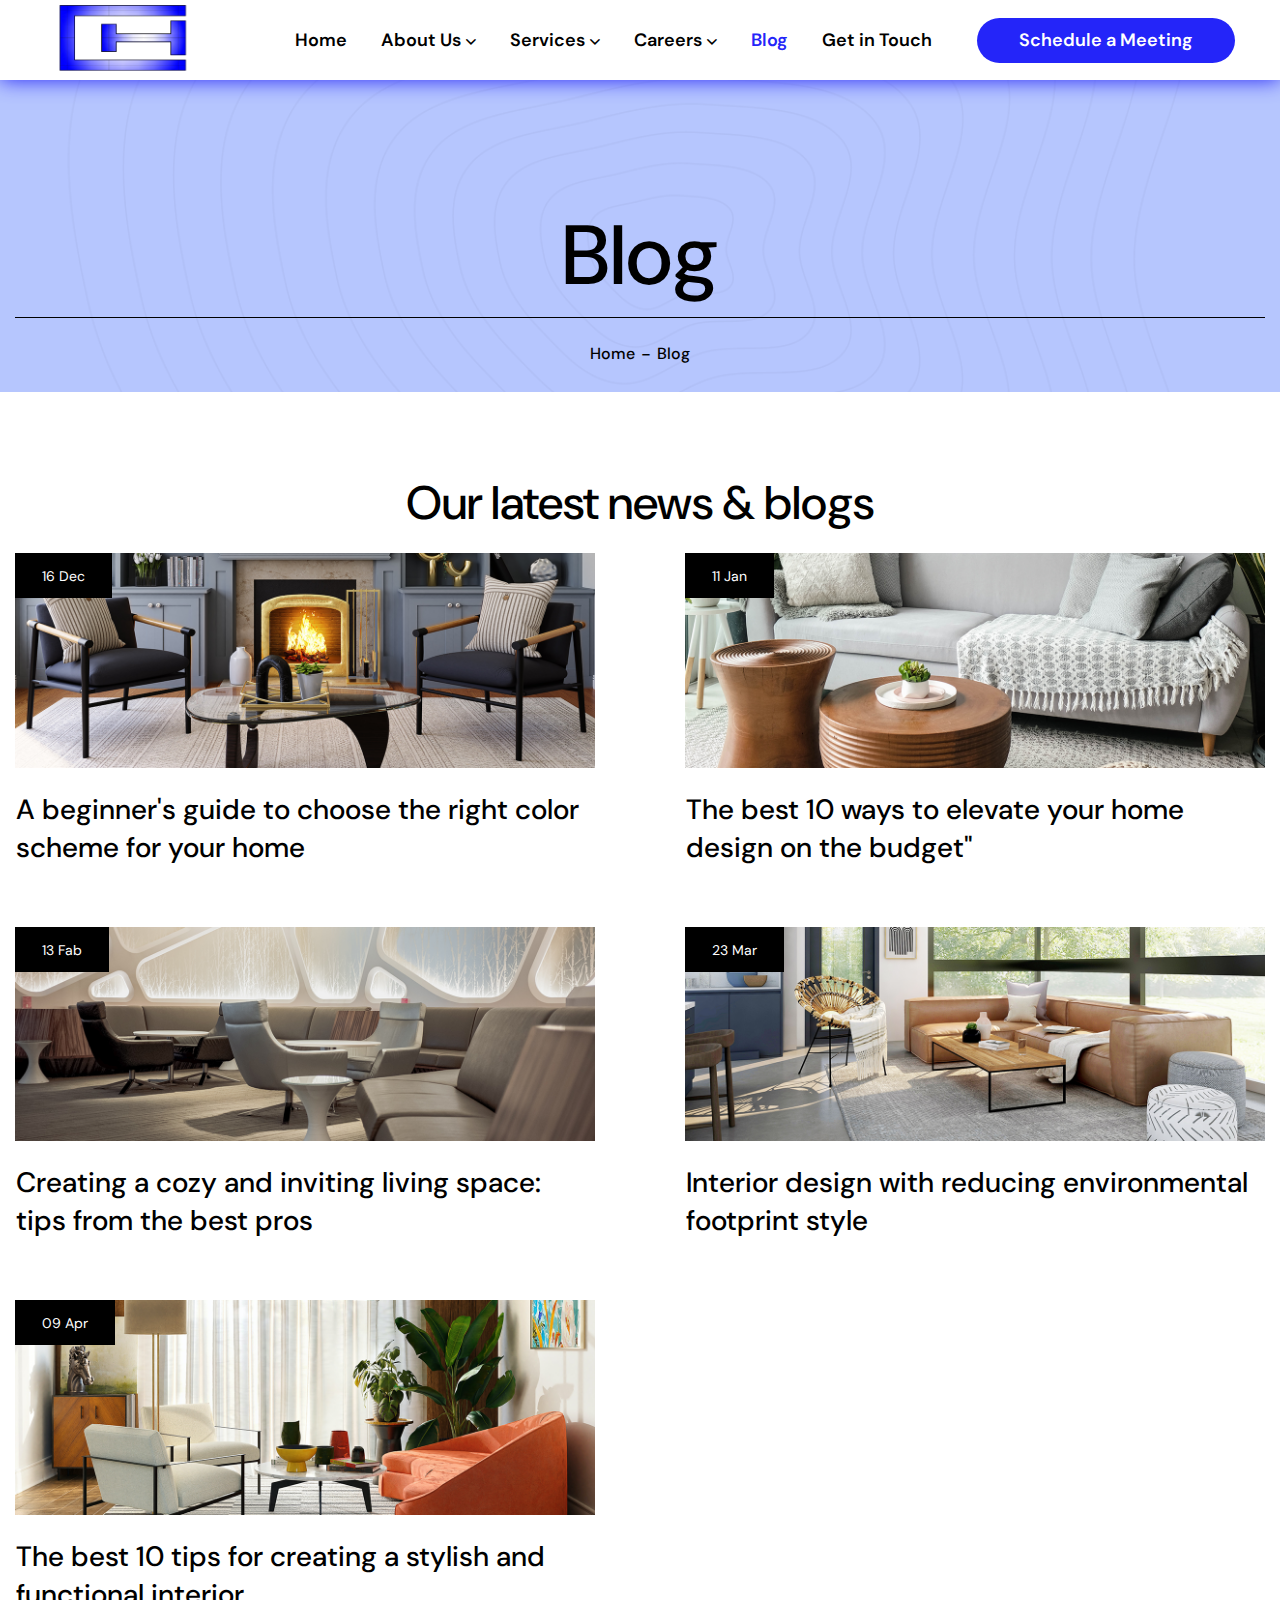
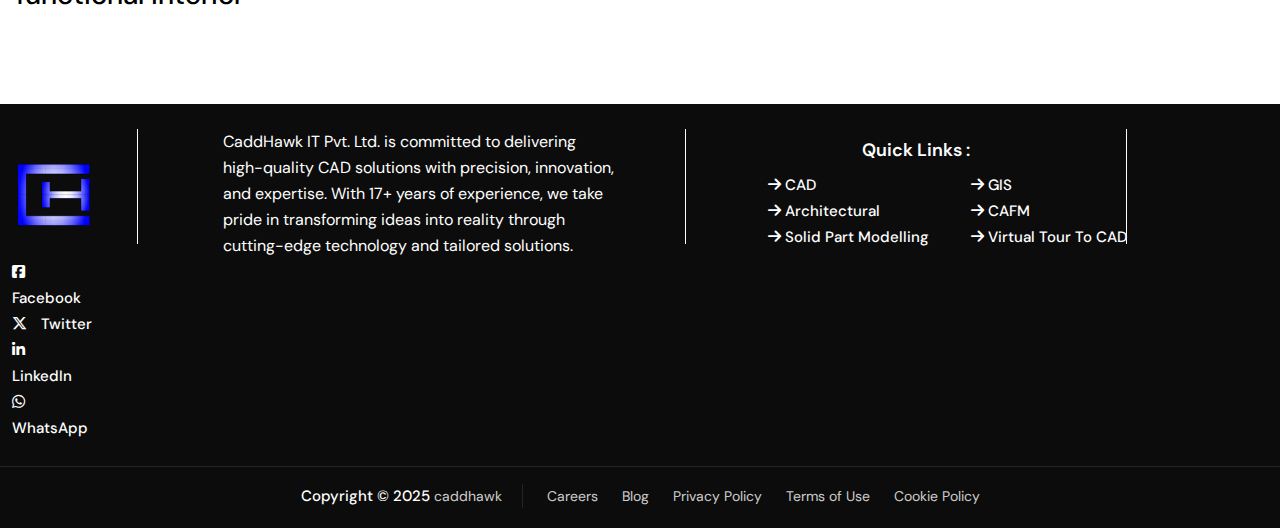
<file: blog.html>
<!DOCTYPE html>
<html lang="en">

<!-- Mirrored from cymolthemes.com/html/artcus/blog.html by HTTrack Website Copier/3.x [XR&CO'2014], Wed, 09 Jul 2025 13:01:30 GMT -->

<head>
  <meta charset="utf-8">
  <title>caddhawk - Real Estate to visual tour</title>
  <meta content="width=device-width, initial-scale=1" name="viewport">
  <meta name=”keywords”
    content="Artcus - Interior Designer & Architecture WordPress Theme, Artcus - Interior Designer & Architecture HTML Template, themes & template, html5 template, WordPress theme, unlimited colours available, ui/ux,ui/ux design, best html template, html template, html, JavaScript, best css theme,css3, elementor theme, latest premium themes 2024, latest premium templates 2024, preyan technosys Pvt.Ltd,cymol themes, themetech mount, Web 3.0, multi-theme, website theme and template, WooCommerce, bootstrap template, web templates, responsive ">

  <link rel="stylesheet" href="https://cdnjs.cloudflare.com/ajax/libs/font-awesome/6.7.2/css/all.min.css"
    integrity="sha512-Evv84Mr4kqVGRNSgIGL/F/aIDqQb7xQ2vcrdIwxfjThSH8CSR7PBEakCr51Ck+w+/U6swU2Im1vVX0SVk9ABhg=="
    crossorigin="anonymous" referrerpolicy="no-referrer" />
  <link href="css/bootstrap.min.css" rel="stylesheet" type="text/css">
  <link href="css/aos.css" rel="stylesheet" type="text/css">
  <link href="css/animate.css" rel="stylesheet" type="text/css">
  <link href="css/all.min.css" rel="stylesheet" type="text/css">
  <link href="css/abuget.css" rel="stylesheet" type="text/css">
  <link href="css/fontello.css" rel="stylesheet" type="text/css">
  <link href="css/flaticon.css" rel="stylesheet" type="text/css">
  <link href="css/font-awesome.css" rel="stylesheet" type="text/css">
  <link href="css/themify-icons.css" rel="stylesheet" type="text/css">
  <link href="css/slick.css" rel="stylesheet" type="text/css">
  <link href="css/prettyPhoto.css" rel="stylesheet" type="text/css">
  <link href="css/main.css" rel="stylesheet" type="text/css">
  <link href="css/shortcode.css" rel="stylesheet" type="text/css">
  <link href="css/style.css" rel="stylesheet" type="text/css">
  <link href="css/megamenu.css" rel="stylesheet" type="text/css">
  <link href="css/responsive.css" rel="stylesheet" type="text/css">
  <link href="images/logo.png" rel="shortcut icon" type="image/x-icon">
  <link href="images/webclip.png" rel="apple-touch-icon">
</head>

<body class="body">
  <div class="page">
    <header class="header prt-header-style-1">
      <div class="header-content-wrapper">
        <div class="header-navigation">
          <div class="container-fluid">
            <div class="site-navigation">
              <div class="site-branding">

                <h1>
                  <a class="home-link" href="index.html" title="caddhawk" rel="home">
                    <img src="images/logo.png" width="135" height="72" alt="logo" class="logo">
                  </a>
                </h1>
              </div>
              <div class="site-menu">
                <div class="btn-show-menu-mobile menubar menubar--squeeze">
                  <span class="menubar-box">
                    <span class="menubar-inner"></span>
                  </span>
                </div>
                <nav class="main-menu menu-mobile" id="menu">
                  <ul class="menu slide-menu">
                    <li class="mega-menu-item ">
                      <a href="index.html" class="mega-menu-link">Home</a>
                    </li>
                    <li class="mega-menu-item with-submenu ">
                      <a class="mega-menu-link" href="#">About Us</a>
                      <ul class="mega-submenu" role="menu">
                        <li>
                          <div class="row">
                            <div class="col-menu">
                              <div class="content">
                                <ul class="menu-col">
                                  <li class="active"><a href="about.html">Our History</a></li>
                                  <li><a href="about.html">Mission and Vision</a></li>
                                  <li><a href="about.html">Our Leadership</a></li>
                                  <li><a href="about.html">Management Team</a></li>
                                  <li><a href="about.html">Why CaddHawk</a></li>
                                </ul>
                              </div>
                            </div>
                          </div>
                        </li>
                      </ul>
                    </li>
                    <li class="mega-menu-item with-submenu single-col">
                      <a href="#" class="mega-menu-link">Services</a>
                      <ul class="mega-submenu" role="menu">
                        <li>
                          <div class="row">
                            <div class="col-menu">
                              <div class="content">
                                <ul class="menu-col">
                                  <li><a href="service.html">Cad Services</a></li>
                                  <li><a href="service.html">Architectural Visualisation</a></li>
                                  <li><a href="service.html">Virtual Tour to CAD</a></li>
                                  <li><a href="service.html">GIS Services</a></li>
                                  <li><a href="service.html">CAFM/Traffic Management</a></li>
                                  <li><a href="service.html">Solid Part Modelling</a></li>
                                </ul>
                              </div>
                            </div>
                          </div>
                        </li>
                      </ul>
                    </li>
                    <li class="mega-menu-item with-submenu single-col">
                      <a href="#" class="mega-menu-link">Careers</a>
                      <ul class="mega-submenu" role="menu">
                        <li>
                          <div class="row">
                            <div class="col-menu">
                              <div class="content">
                                <ul class="menu-col">
                                  <li><a href="#">Life @ CaddHawk</a></li>
                                  <li><a href="#">Current Openings</a></li>
                                </ul>
                              </div>
                            </div>
                          </div>
                        </li>
                      </ul>
                    </li>
                    <li class="mega-menu-item active">
                      <a href="blog.html" class="mega-menu-link">Blog</a>
                    </li>
                    <li class="mega-menu-item">
                      <a href="#" class="mega-menu-link">Get in Touch</a>
                    </li>
                  </ul>
                </nav>
                <div class="header-extra">
                  <div class="header-extra-item">
                    <a href="#">Schedule a Meeting</a>
                  </div>
                </div>
              </div>
            </div>
          </div>
        </div>
      </div>
    </header>
    <section class="page-title prt-row">
      <div class="container-fluid">
        <div class="page-title-inner">
          <div class="page-title-wrapper">
            <div data-prt-id="prt-12" class="page-title-heading-block">
              <h2 class="page-title-heading">blog</h2>
            </div>
            <div data-prt-id="prt-13" class="page-title-bradcrumb">
              <div class="breadcrumb-home">
                <a href="#" class="bradcrumb-home-link">home</a>
              </div>
              <div class="bradcrumb-seprator">
                <div class="bradcrumb-seprator-icon">-</div>
              </div>
              <div class="bradcrumb-page">
                <div class="bradcrumb-page-name">blog</div>
              </div>
            </div>
          </div>
        </div>
      </div>
    </section>
    <section class="blog-section prt-row">
      <div class="container-fluid">
        <div class="row">
          <div class="col-lg-12">
            <div class="blog-section-title-wrapper">
              <div class="section-title text-center">
                <h2 class="section-title-heading">Our latest news &amp; blogs</h2>
              </div>
            </div>
          </div>
        </div>
        <div class="row">
          <div class="col-lg-12">
            <div class="blog-section-content-wrapper">
              <div class="prt-layout-grid blog-tab-grid">
                <div class="blog-item style2">
                  <div class="blog-item-thumbnail">
                    <img src="images/blog-01.png" alt="blog-01" class="blog-item-image">
                  </div>
                  <div class="blog-item-content">
                    <div class="blog-item-post-date">16 Dec</div>
                    <h3 class="blog-item-title"><a href="blog-details.html">A beginner&#x27;s guide to choose the right
                        color scheme for your home</a></h3>
                  </div>
                </div>
                <div class="blog-item style2">
                  <div class="blog-item-thumbnail">
                    <img src="images/blog-02.png" alt="blog-02" class="blog-item-image">
                  </div>
                  <div class="blog-item-content">
                    <div class="blog-item-post-date">11 Jan</div>
                    <h3 class="blog-item-title"><a href="blog-details.html">The best 10 ways to elevate your home design
                        on the budget&quot;</a></h3>
                  </div>
                </div>
                <div class="blog-item style2">
                  <div class="blog-item-thumbnail">
                    <img src="images/blog-03.png" alt="blog-03" class="blog-item-image">
                  </div>
                  <div class="blog-item-content">
                    <div class="blog-item-post-date">13 Fab</div>
                    <h3 class="blog-item-title"><a href="blog-details.html">Creating a cozy and inviting living space:
                        tips from the best pros</a></h3>
                  </div>
                </div>
                <div class="blog-item style2">
                  <div class="blog-item-thumbnail">
                    <img src="images/blog-04.png" alt="blog-04" class="blog-item-image">
                  </div>
                  <div class="blog-item-content">
                    <div class="blog-item-post-date">23 Mar</div>
                    <h3 class="blog-item-title"><a href="blog-details.html">Interior design with reducing environmental
                        footprint style</a></h3>
                  </div>
                </div>
                <div class="blog-item style2">
                  <div class="blog-item-thumbnail">
                    <img src="images/blog-05.png" alt="blog-05" class="blog-item-image">
                  </div>
                  <div class="blog-item-content">
                    <div class="blog-item-post-date">09 Apr</div>
                    <h3 class="blog-item-title"><a href="blog-details.html">The best 10 tips for creating a stylish and
                        functional interior</a></h3>
                  </div>
                </div>
              </div>
            </div>
          </div>
        </div>
      </div>
    </section>
    <footer class="footer prt-row">
      <div class="container-fluid">
        <div class="top-footer">
          <div class="row">
            <div class="col-md-1 ft-col">
              <a href="index.html" aria-current="page" class="footer-logo prt--current">
                <img src="images/logo.png" width="80" height="50" alt="logo" class="ft-logo">
              </a>
            </div>
            <div class="col-md-1 ft-separater ft-col-logo"></div>
            <div class="col-md-4 ft-col">
              <div class="footer-description">
                <p class="footer-description-text">CaddHawk IT Pvt. Ltd. is committed to delivering high-quality CAD
                  solutions with precision, innovation, and expertise. With 17+ years of experience, we take pride in
                  transforming ideas into reality through cutting-edge technology and tailored solutions.</p>
              </div>
            </div>
            <div class="col-md-1 ft-separater"></div>
            <div class="col-md-3 ft-col">
              <div class="footer-social-items ">
                <h4 class="text-center">Quick Links :</h4>
                <div class="row row-cols-2 align-col">
                  <div class="col align">
                    <a href="#" target="_blank" class="footer-social-list-link"><i class="fas fa-arrow-right"></i>
                      CAD</a>
                  </div>
                  <div class="col align">
                    <a href="#" target="_blank" class="footer-social-list-link"><i class="fas fa-arrow-right"></i>
                      GIS</a>
                  </div>
                  <div class="col align">
                    <a href="#" target="_blank" class="footer-social-list-link"><i class="fas fa-arrow-right"></i>
                      Architectural</a>
                  </div>
                  <div class="col align">
                    <a href="#" target="_blank" class="footer-social-list-link"><i class="fas fa-arrow-right"></i>
                      CAFM</a>
                  </div>
                  <div class="col align">
                    <a href="#" target="_blank" class="footer-social-list-link"><i class="fas fa-arrow-right"></i> Solid
                      Part Modelling</a>
                  </div>
                  <div class="col align">
                    <a href="#" target="_blank" class="footer-social-list-link"><i class="fas fa-arrow-right"></i>
                      Virtual Tour to CAD</a>
                  </div>
                </div>
                <!-- <ul class="footer-social-list">
                  <li class="footer-social-list-item">
                    <a href="#" target="_blank" class="footer-social-list-link">CAD</a>
                  </li>
                  <li class="footer-social-list-item">
                    <a href="#" target="_blank" class="footer-social-list-link">GIS</a>
                  </li>
                  <li class="footer-social-list-item">
                    <a href="#" target="_blank" class="footer-social-list-link">Architectural Visualisation</a>
                  </li>
                  <li class="footer-social-list-item">
                    <a href="#" target="_blank" class="footer-social-list-link">CAFM</a>
                  </li>
                  <li class="footer-social-list-item">
                    <a href="#" target="_blank" class="footer-social-list-link">Solid Part Modelling</a>
                  </li>

                  <li class="footer-social-list-item last-child mt-5">
                    <a href="#" target="_blank" class="footer-social-list-link">Virtual Tour to CAD</a>
                  </li>

                </ul> -->

              </div>
            </div>
            <div class="col-md-1 ft-separater"></div>
            <div class="col-md-1 ft-col">
              <div class="row row-cols-1">
                <div class="col">
                  <a href="#" target="_blank" class="footer-social-list-link icon-ft"><i
                      class="fa-brands fa-square-facebook"></i>
                    Facebook</a>
                </div>
                <div class="col">
                  <a href="#" target="_blank" class="footer-social-list-link icon-ft"><i
                      class="fa-brands fa-x-twitter"></i>
                    Twitter</a>
                </div>
                <div class="col">
                  <a href="#" target="_blank" class="footer-social-list-link icon-ft"><i
                      class="fa-brands fa-linkedin"></i>
                    LinkedIn</a>
                </div>
                <div class="col">
                  <a href="https://wa.me/1234567890" target="_blank" class="footer-social-list-link icon-ft"
                    rel="noopener" aria-label="Chat on WhatsApp">
                    <i class="fa-brands fa-whatsapp"></i> WhatsApp
                </div>
              </div>
              <!-- <div class="whatsapp-contact">
               
                <a href="https://wa.me/1234567890" target="_blank" class="whatsapp-contact-btn" rel="noopener"
                  aria-label="Chat on WhatsApp">
                  Chat Now <img src="images/whatsapp.png" width="30" height="30">
                </a>
              </div> -->
            </div>
          </div>
        </div>
      </div>
      <div class="container-fluid zero-padding prt-container-fluid">
        <div class="bottom-footer">
          <div class="footer-author-block">
            <div class="footer-author-text">Copyright © 2025 <a href="index.html" target="_blank" aria-current="page"
                class="footer-author-link prt--current">caddhawk</a>
            </div>
          </div>
          <div class="footer-instruction-list">
            <a href="#" class="footer-instruction-link">Careers</a>
            <a href="#" class="footer-instruction-link">Blog</a>
            <a href="#" class="footer-instruction-link">Privacy Policy</a>
            <a href="#" class="footer-instruction-link">Terms of Use</a>
            <a href="#" class="footer-instruction-link last-child">Cookie Policy</a>
          </div>
        </div>
      </div>
    </footer>
    <a id="totop" href="#top">
      <i class="icon-up-open"></i>
    </a>
  </div>
  <script src="js/jquery-3.7.1.min.js"></script>
  <script src="js/jquery-migrate-3.4.1.min.js"></script>
  <script src="js/bootstrap.min.js"></script>
  <script src="js/jquery-waypoints.js"></script>
  <script src="js/numinate.min.js"></script>
  <script src="js/circle-progress.min.js"></script>
  <script src="js/jquery-validate.js"></script>
  <script src="js/jquery.prettyPhoto.js"></script>
  <script src="js/imagesloaded.min.js"></script>
  <script src="js/jquery-isotope.js"></script>
  <script src="js/slick.min.js"></script>
  <script src="js/aos.js"></script>
  <script src="js/gsap.js"></script>
  <script src="js/scrolltrigger.js"></script>
  <script src="js/splittext.js"></script>
  <script src="js/cursor.js"></script>
  <script src="js/magnetic.js"></script>
  <script src="js/gsap-animation.js"></script>
  <script src="js/tweenmax.js"></script>
  <script src="js/main.js"></script>
</body>

<!-- Mirrored from cymolthemes.com/html/artcus/blog.html by HTTrack Website Copier/3.x [XR&CO'2014], Wed, 09 Jul 2025 13:01:30 GMT -->

</html>
</file>
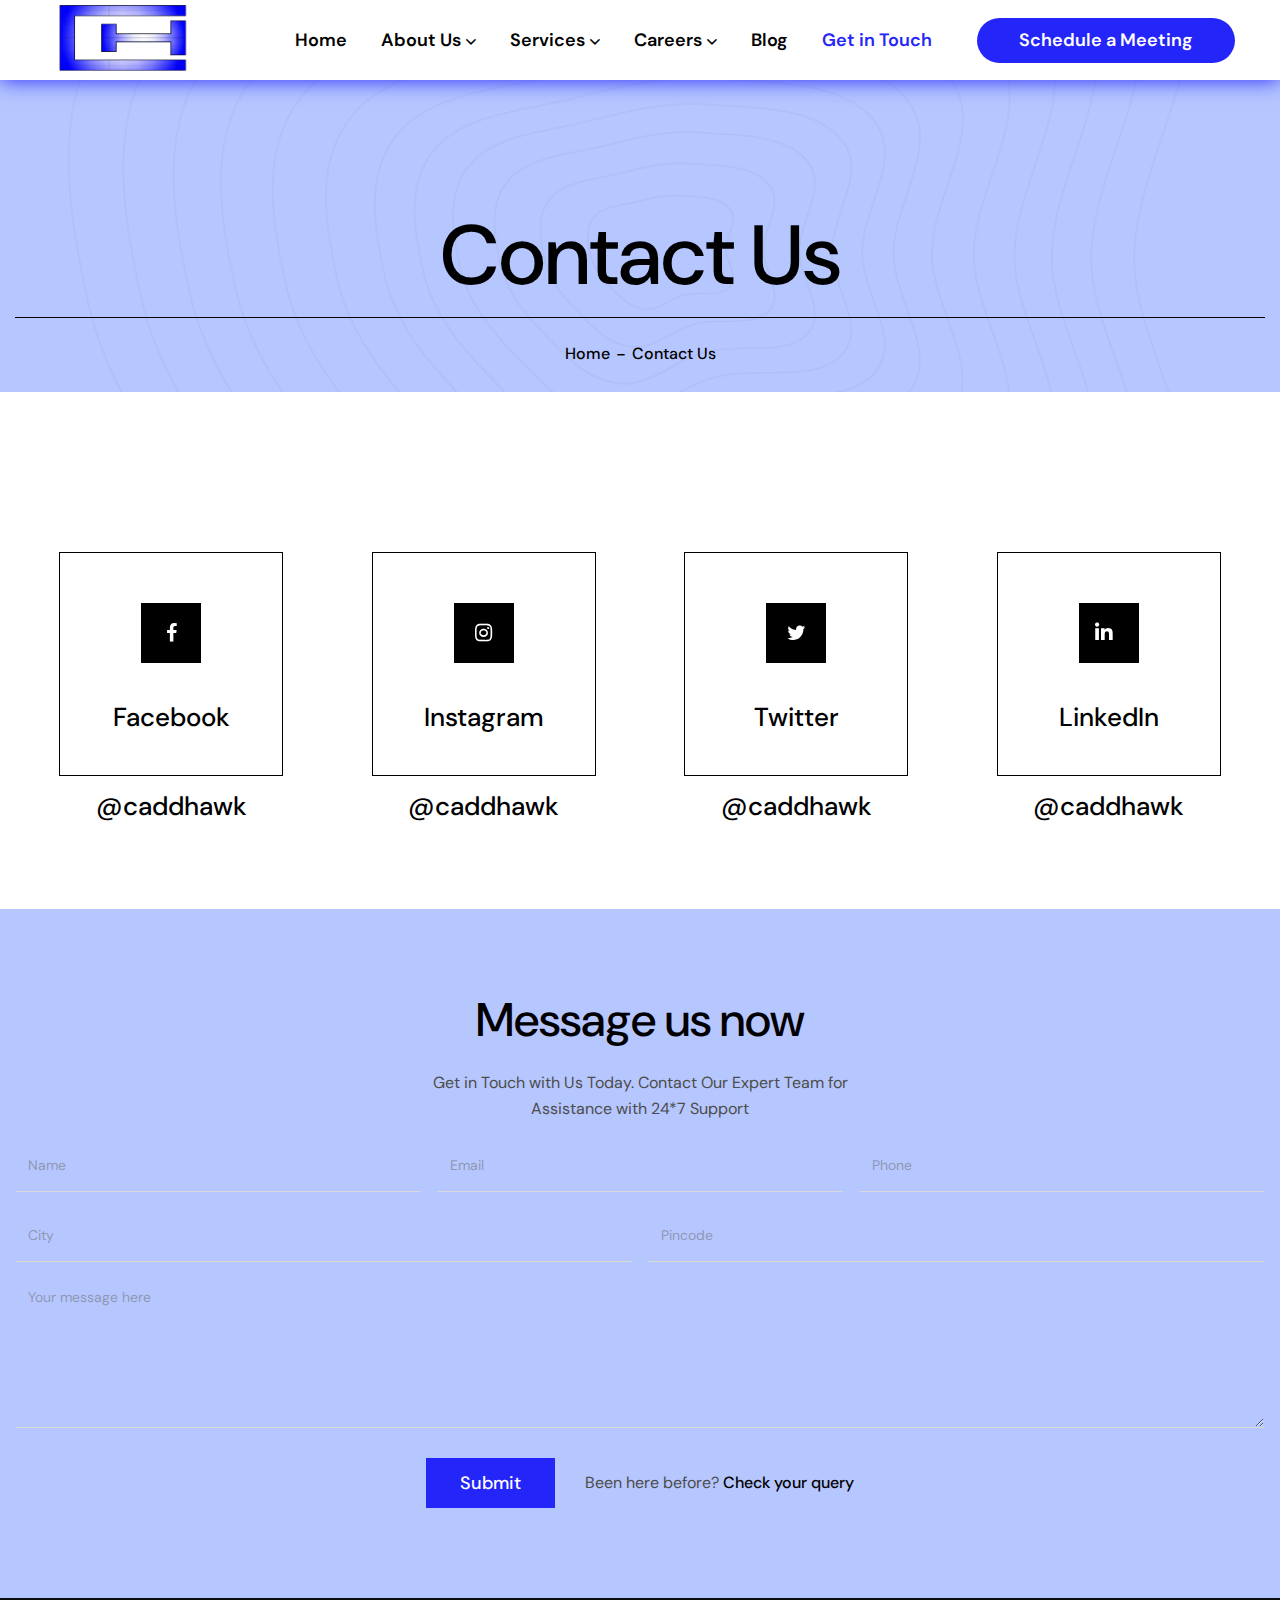
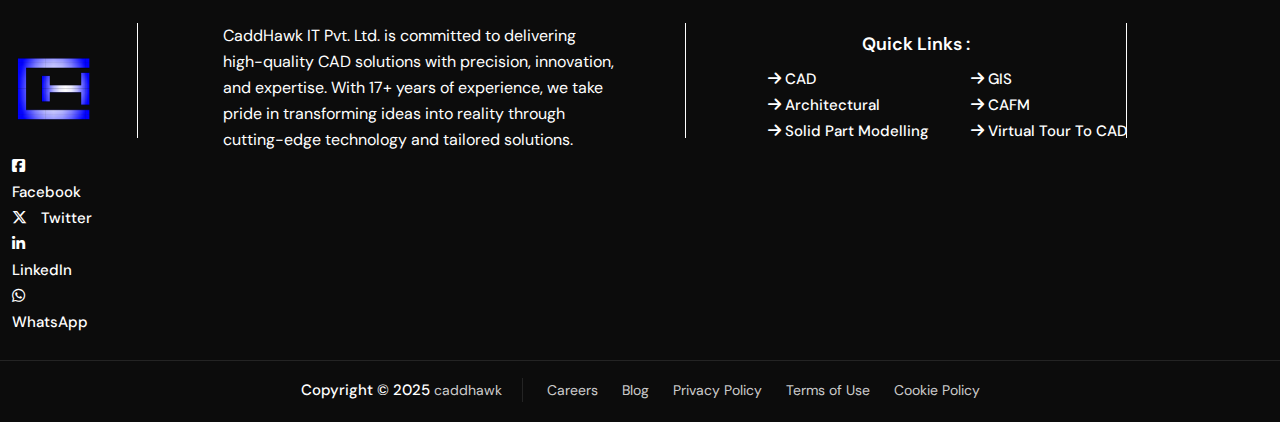
<file: contact.html>
<!DOCTYPE html>
<html lang="en">

<!-- Mirrored from cymolthemes.com/html/artcus/contact.html by HTTrack Website Copier/3.x [XR&CO'2014], Wed, 09 Jul 2025 13:01:35 GMT -->

<head>
  <meta charset="utf-8">
  <title>caddhawk - Real Estate to visual tour</title>
  <meta content="width=device-width, initial-scale=1" name="viewport">
  <meta name=”keywords”
    content="caddhawk - Interior Designer & Architecture WordPress Theme, caddhawk - Interior Designer & Architecture HTML Template, themes & template, html5 template, WordPress theme, unlimited colours available, ui/ux,ui/ux design, best html template, html template, html, JavaScript, best css theme,css3, elementor theme, latest premium themes 2024, latest premium templates 2024, preyan technosys Pvt.Ltd,cymol themes, themetech mount, Web 3.0, multi-theme, website theme and template, WooCommerce, bootstrap template, web templates, responsive">

  <link rel="stylesheet" href="https://cdnjs.cloudflare.com/ajax/libs/font-awesome/6.7.2/css/all.min.css"
    integrity="sha512-Evv84Mr4kqVGRNSgIGL/F/aIDqQb7xQ2vcrdIwxfjThSH8CSR7PBEakCr51Ck+w+/U6swU2Im1vVX0SVk9ABhg=="
    crossorigin="anonymous" referrerpolicy="no-referrer" />
  <link href="css/bootstrap.min.css" rel="stylesheet" type="text/css">
  <link href="css/aos.css" rel="stylesheet" type="text/css">
  <link href="css/animate.css" rel="stylesheet" type="text/css">
  <link href="css/fontello.css" rel="stylesheet" type="text/css">
  <link href="css/flaticon.css" rel="stylesheet" type="text/css">
  <link href="css/font-awesome.css" rel="stylesheet" type="text/css">
  <link href="css/themify-icons.css" rel="stylesheet" type="text/css">
  <link href="css/slick.css" rel="stylesheet" type="text/css">
  <link href="css/prettyPhoto.css" rel="stylesheet" type="text/css">
  <link href="css/main.css" rel="stylesheet" type="text/css">
  <link href="css/shortcode.css" rel="stylesheet" type="text/css">
  <link href="css/style.css" rel="stylesheet" type="text/css">
  <link href="css/megamenu.css" rel="stylesheet" type="text/css">
  <link href="css/responsive.css" rel="stylesheet" type="text/css">
  <link href="images/logo.png" rel="shortcut icon" type="image/x-icon">
  <link href="images/webclip.png" rel="apple-touch-icon">
  <link rel="stylesheet" href="https://cdnjs.cloudflare.com/ajax/libs/animate.css/4.1.1/animate.min.css" />


</head>

<body class="body">
  <div class="page">
    <header class="header prt-header-style-1">
      <div class="header-content-wrapper">
        <div class="header-navigation">
          <div class="container-fluid">
            <div class="site-navigation">
              <div class="site-branding">
                <h1>
                  <a class="home-link" href="index.html" title="caddhawk" rel="home">
                    <img src="images/logo.png" width="135" height="72" alt="logo" class="logo">
                  </a>
                </h1>
              </div>
              <div class="site-menu">
                <div class="btn-show-menu-mobile menubar menubar--squeeze">
                  <span class="menubar-box">
                    <span class="menubar-inner"></span>
                  </span>
                </div>
                <nav class="main-menu menu-mobile" id="menu">
                  <ul class="menu slide-menu">
                    <li class="mega-menu-item ">
                      <a href="index.html" class="mega-menu-link">Home</a>
                    </li>
                    <li class="mega-menu-item with-submenu ">
                      <a class="mega-menu-link" href="#">About Us</a>
                      <ul class="mega-submenu" role="menu">
                        <li>
                          <div class="row">
                            <div class="col-menu">
                              <div class="content">
                                <ul class="menu-col">
                                  <li class="active"><a href="about.html#history">Our History</a></li>
                                  <li><a href="about.html#mission">Mission and Vision</a></li>
                                  <li><a href="about.html#leader">Our Leadership</a></li>
                                  <li><a href="about.html#leader">Management Team</a></li>
                                  <li><a href="about.html#why">Why CaddHawk</a></li>
                                </ul>
                              </div>
                            </div>
                          </div>
                        </li>
                      </ul>
                    </li>
                    <li class="mega-menu-item with-submenu single-col">
                      <a href="#" class="mega-menu-link">Services</a>
                      <ul class="mega-submenu" role="menu">
                        <li>
                          <div class="row">
                            <div class="col-menu">
                              <div class="content">
                                <ul class="menu-col">
                                  <li><a href="service.html">Cad Services</a></li>
                                  <li><a href="service.html">Architectural Visualisation</a></li>
                                  <li><a href="service.html">Virtual Tour to CAD</a></li>
                                  <li><a href="service.html">GIS Services</a></li>
                                  <li><a href="service.html">CAFM/Traffic Management</a></li>
                                  <li><a href="service.html">Solid Part Modelling</a></li>
                                </ul>
                              </div>
                            </div>
                          </div>
                        </li>
                      </ul>
                    </li>
                    <li class="mega-menu-item with-submenu single-col">
                      <a href="#" class="mega-menu-link">Careers</a>
                      <ul class="mega-submenu" role="menu">
                        <li>
                          <div class="row">
                            <div class="col-menu">
                              <div class="content">
                                <ul class="menu-col">
                                  <li><a href="#">Life @ CaddHawk</a></li>
                                  <li><a href="#">Current Openings</a></li>
                                </ul>
                              </div>
                            </div>
                          </div>
                        </li>
                      </ul>
                    </li>
                    <li class="mega-menu-item">
                      <a href="blog.html" class="mega-menu-link">Blog</a>
                    </li>
                    <li class="mega-menu-item active">
                      <a href="contact.html" class="mega-menu-link">Get in Touch</a>
                    </li>
                  </ul>
                </nav>
                <div class="header-extra">
                  <div class="header-extra-item">
                    <a href="#">Schedule a Meeting</a>
                  </div>
                </div>
              </div>
            </div>
          </div>
        </div>
      </div>
    </header>
    <section class="page-title prt-row">
      <div class="container">
        <div class="page-title-inner">
          <div class="page-title-wrapper">
            <div data-prt-id="prt-12" class="page-title-heading-block">
              <h2 class="page-title-heading">contact us</h2>
            </div>
            <div data-prt-id="prt-13" class="page-title-bradcrumb">
              <div class="breadcrumb-home">
                <a href="#" class="bradcrumb-home-link">home</a>
              </div>
              <div class="bradcrumb-seprator">
                <div class="bradcrumb-seprator-icon">-</div>
              </div>
              <div class="bradcrumb-page">
                <div class="bradcrumb-page-name">contact us</div>
              </div>
            </div>
          </div>
        </div>
      </div>
    </section>
    <section class="contact-section prt-row">
      <div class="container-fluid">

        <div class="contact-page-social-icons">
          <div data-prt-id="prt-24" class="contact-social-items">
            <div class="contact-social-item">
              <div class="contact-social-item-inner">
                <a href="https://www.facebook.com " target="_blank" class="contact-social-item-icon"><i
                    class="icon-facebook-1"></i></a>
                <a href="#" class="contact-social-item-link">Facebook</a>
              </div>
              <div class="contact-social-item-title"> @caddhawk</div>
            </div>
            <div class="contact-social-item">
              <div class="contact-social-item-inner">
                <a href="https://www.instagram.com " target="_blank" class="contact-social-item-icon"><i
                    class="icon-instagram"></i></a>
                <a href="#" class="contact-social-item-link">Instagram</a>
              </div>
              <div class="contact-social-item-title"> @caddhawk</div>
            </div>
            <div class="contact-social-item">
              <div class="contact-social-item-inner">
                <a href="https://www.twitter.com " target="_blank" class="contact-social-item-icon"><i
                    class="icon-twitter"></i></a>
                <a href="#" class="contact-social-item-link">Twitter</a>
              </div>
              <div class="contact-social-item-title"> @caddhawk</div>
            </div>
            <div class="contact-social-item">
              <div class="contact-social-item-inner">
                <a href="https://www.linkedIn.com " target="_blank" class="contact-social-item-icon"><i class="fa-brands fa-linkedin"></i></a>
                <a href="#" class="contact-social-item-link">LinkedIn</a>
              </div>
              <div class="contact-social-item-title"> @caddhawk</div>
            </div>
          </div>
        </div>
      </div>
    </section>
    <section class="contact-form-section prt-row">
      <div class="container">
        <div class="row">
          <div class="col-lg-12">
            <div class="contact-form-section-title-wrapper">
              <div class="section-title text-center">
                <h2 class="section-title-heading">Message us now</h2>
                <p class="section-title-description">Get in Touch with Us Today. Contact Our Expert Team for
                  <br>Assistance with 24*7 Support<br>
                </p>
              </div>
            </div>
          </div>
        </div>
        <div class="row">
          <div class="col-lg-12">
            <div class="contact-form-section-content-wrapper">
              <div class="contact-form-block prt-form">
                <form id="prt-form-Contact-Form" name="prt-form-Contact-Form" data-name="Contact Form" method="get"
                  class="contact-form">
                  <div data-prt-id="prt-26" class="prt-layout-grid contact-form-grid"><input type="text"
                      class="contact-input prt-node-54 prt-input" maxlength="256" name="name-3" data-name="Name 3"
                      placeholder="Name" id="name"><input type="email" class="contact-input prt-node-55 prt-input"
                      maxlength="256" name="email" data-name="Email" placeholder="Email" id="email" required=""><input
                      type="tel" class="contact-input prt-node-56 prt-input" maxlength="256" name="Phone"
                      data-name="Phone" placeholder="Phone" id="Phone"><input type="text"
                      class="contact-input prt-node-57 prt-input" maxlength="256" name="City" data-name="City"
                      placeholder="City" id="City"><input type="text" class="contact-input prt-node-58 prt-input"
                      maxlength="256" name="Pincode" data-name="Pincode" placeholder="Pincode" id="Pincode"><textarea
                      id="Message" name="Message" maxlength="5000" data-name="Message" placeholder="Your message here"
                      class="contact-textarea prt-node-59 prt-input"></textarea></div>
                  <div data-prt-id="prt-27" class="contact-button-block">
                    <div class="submit-button-block"><input type="submit" value="Submit" data-wait="Please wait..."
                        class="button submit-button prt-button"></div>
                    <div class="contact-query-text">Been here before? <a href="services.html" class="query-link">Check
                        your query</a>
                    </div>
                  </div>
                </form>
              </div>
            </div>
          </div>
        </div>
      </div>
    </section>
    <footer class="footer prt-row">
      <div class="container-fluid">
        <div class="top-footer">
          <div class="row">
            <div class="col-md-1 ft-col">
              <a href="index.html" aria-current="page" class="footer-logo prt--current">
                <img src="images/logo.png" width="80" height="50" alt="logo" class="ft-logo">
              </a>
            </div>
            <div class="col-md-1 ft-separater ft-col-logo"></div>
            <div class="col-md-4 ft-col">
              <div class="footer-description">
                <p class="footer-description-text">CaddHawk IT Pvt. Ltd. is committed to delivering high-quality CAD
                  solutions with precision, innovation, and expertise. With 17+ years of experience, we take pride in
                  transforming ideas into reality through cutting-edge technology and tailored solutions.</p>
              </div>
            </div>
            <div class="col-md-1 ft-separater"></div>
            <div class="col-md-3 ft-col">
              <div class="footer-social-items ">
                <h4 class="text-center">Quick Links :</h4>
                <div class="row row-cols-2 align-col">
                  <div class="col align">
                    <a href="#" target="_blank" class="footer-social-list-link"><i class="fas fa-arrow-right"></i>
                      CAD</a>
                  </div>
                  <div class="col align">
                    <a href="#" target="_blank" class="footer-social-list-link"><i class="fas fa-arrow-right"></i>
                      GIS</a>
                  </div>
                  <div class="col align">
                    <a href="#" target="_blank" class="footer-social-list-link"><i class="fas fa-arrow-right"></i>
                      Architectural</a>
                  </div>
                  <div class="col align">
                    <a href="#" target="_blank" class="footer-social-list-link"><i class="fas fa-arrow-right"></i>
                      CAFM</a>
                  </div>
                  <div class="col align">
                    <a href="#" target="_blank" class="footer-social-list-link"><i class="fas fa-arrow-right"></i> Solid
                      Part Modelling</a>
                  </div>
                  <div class="col align">
                    <a href="#" target="_blank" class="footer-social-list-link"><i class="fas fa-arrow-right"></i>
                      Virtual Tour to CAD</a>
                  </div>
                </div>
              </div>
            </div>
            <div class="col-md-1 ft-separater"></div>
            <div class="col-md-1 ft-col">
              <div class="row row-cols-1">
                <div class="col">
                  <a href="#" target="_blank" class="footer-social-list-link icon-ft"><i
                      class="fa-brands fa-square-facebook"></i>
                    Facebook</a>
                </div>
                <div class="col">
                  <a href="#" target="_blank" class="footer-social-list-link icon-ft"><i
                      class="fa-brands fa-x-twitter"></i>
                    Twitter</a>
                </div>
                <div class="col">
                  <a href="#" target="_blank" class="footer-social-list-link icon-ft"><i
                      class="fa-brands fa-linkedin"></i>
                    LinkedIn</a>
                </div>
                <div class="col">
                  <a href="https://wa.me/1234567890" target="_blank" class="footer-social-list-link icon-ft"
                    rel="noopener" aria-label="Chat on WhatsApp">
                    <i class="fa-brands fa-whatsapp"></i> WhatsApp
                </div>
              </div>
            </div>
          </div>
        </div>
      </div>
      <div class="container-fluid-fluid zero-padding prt-container-fluid">
        <div class="bottom-footer">
          <div class="footer-author-block">
            <div class="footer-author-text">Copyright © 2025 <a href="index.html" target="_blank" aria-current="page"
                class="footer-author-link prt--current">caddhawk</a>
            </div>
          </div>
          <div class="footer-instruction-list">
            <a href="#" class="footer-instruction-link">Careers</a>
            <a href="#" class="footer-instruction-link">Blog</a>
            <a href="#" class="footer-instruction-link">Privacy Policy</a>
            <a href="#" class="footer-instruction-link">Terms of Use</a>
            <a href="#" class="footer-instruction-link last-child">Cookie Policy</a>
          </div>
        </div>
      </div>
    </footer>
    <a id="totop" href="#top">
      <i class="icon-up-open"></i>
    </a>
  </div>
  <script src="js/jquery-3.7.1.min.js"></script>
  <script src="js/jquery-migrate-3.4.1.min.js"></script>
  <script src="js/bootstrap.min.js"></script>
  <script src="js/jquery-waypoints.js"></script>
  <script src="js/numinate.min.js"></script>
  <script src="js/circle-progress.min.js"></script>
  <script src="js/jquery-validate.js"></script>
  <script src="js/jquery.prettyPhoto.js"></script>
  <script src="js/imagesloaded.min.js"></script>
  <script src="js/jquery-isotope.js"></script>
  <script src="js/slick.min.js"></script>
  <script src="js/aos.js"></script>
  <script src="js/gsap.js"></script>
  <script src="js/scrolltrigger.js"></script>
  <script src="js/splittext.js"></script>
  <script src="js/cursor.js"></script>
  <script src="js/magnetic.js"></script>
  <script src="js/gsap-animation.js"></script>
  <script src="js/tweenmax.js"></script>
  <script src="js/main.js"></script>
  <script>
    let currentSlide = 0;

    function cycleSlide() {
      const slides = document.querySelectorAll(".hero-slider .slide");

      // Remove active class from current slide
      slides[currentSlide].classList.remove("active");

      // Move to next slide (loop to first if at end)
      currentSlide = (currentSlide + 1) % slides.length;

      // Clone and replace to reset animation
      const newSlide = slides[currentSlide].cloneNode(true);
      slides[currentSlide].parentNode.replaceChild(newSlide, slides[currentSlide]);

      // Re-select updated slides after replacement
      const updatedSlides = document.querySelectorAll(".hero-slider .slide");

      // Add active class to new slide
      updatedSlides[currentSlide].classList.add("active");
    }

    // Initially show the first slide and trigger its animation
    document.querySelectorAll(".hero-slider .slide")[currentSlide].classList.add("active");

    // Run every 7 seconds (7000ms)
    setInterval(cycleSlide, 7000);
  </script>
  <script>
    window.addEventListener('scroll', function () {
      const header = document.querySelector('.header-navigation');
      if (window.scrollY > 0) {
        header.classList.add('sticky');
      } else {
        header.classList.remove('sticky');
      }
    });
  </script>

</body>

<!-- Mirrored from cymolthemes.com/html/artcus/contact.html by HTTrack Website Copier/3.x [XR&CO'2014], Wed, 09 Jul 2025 13:01:35 GMT -->

</html>
</file>
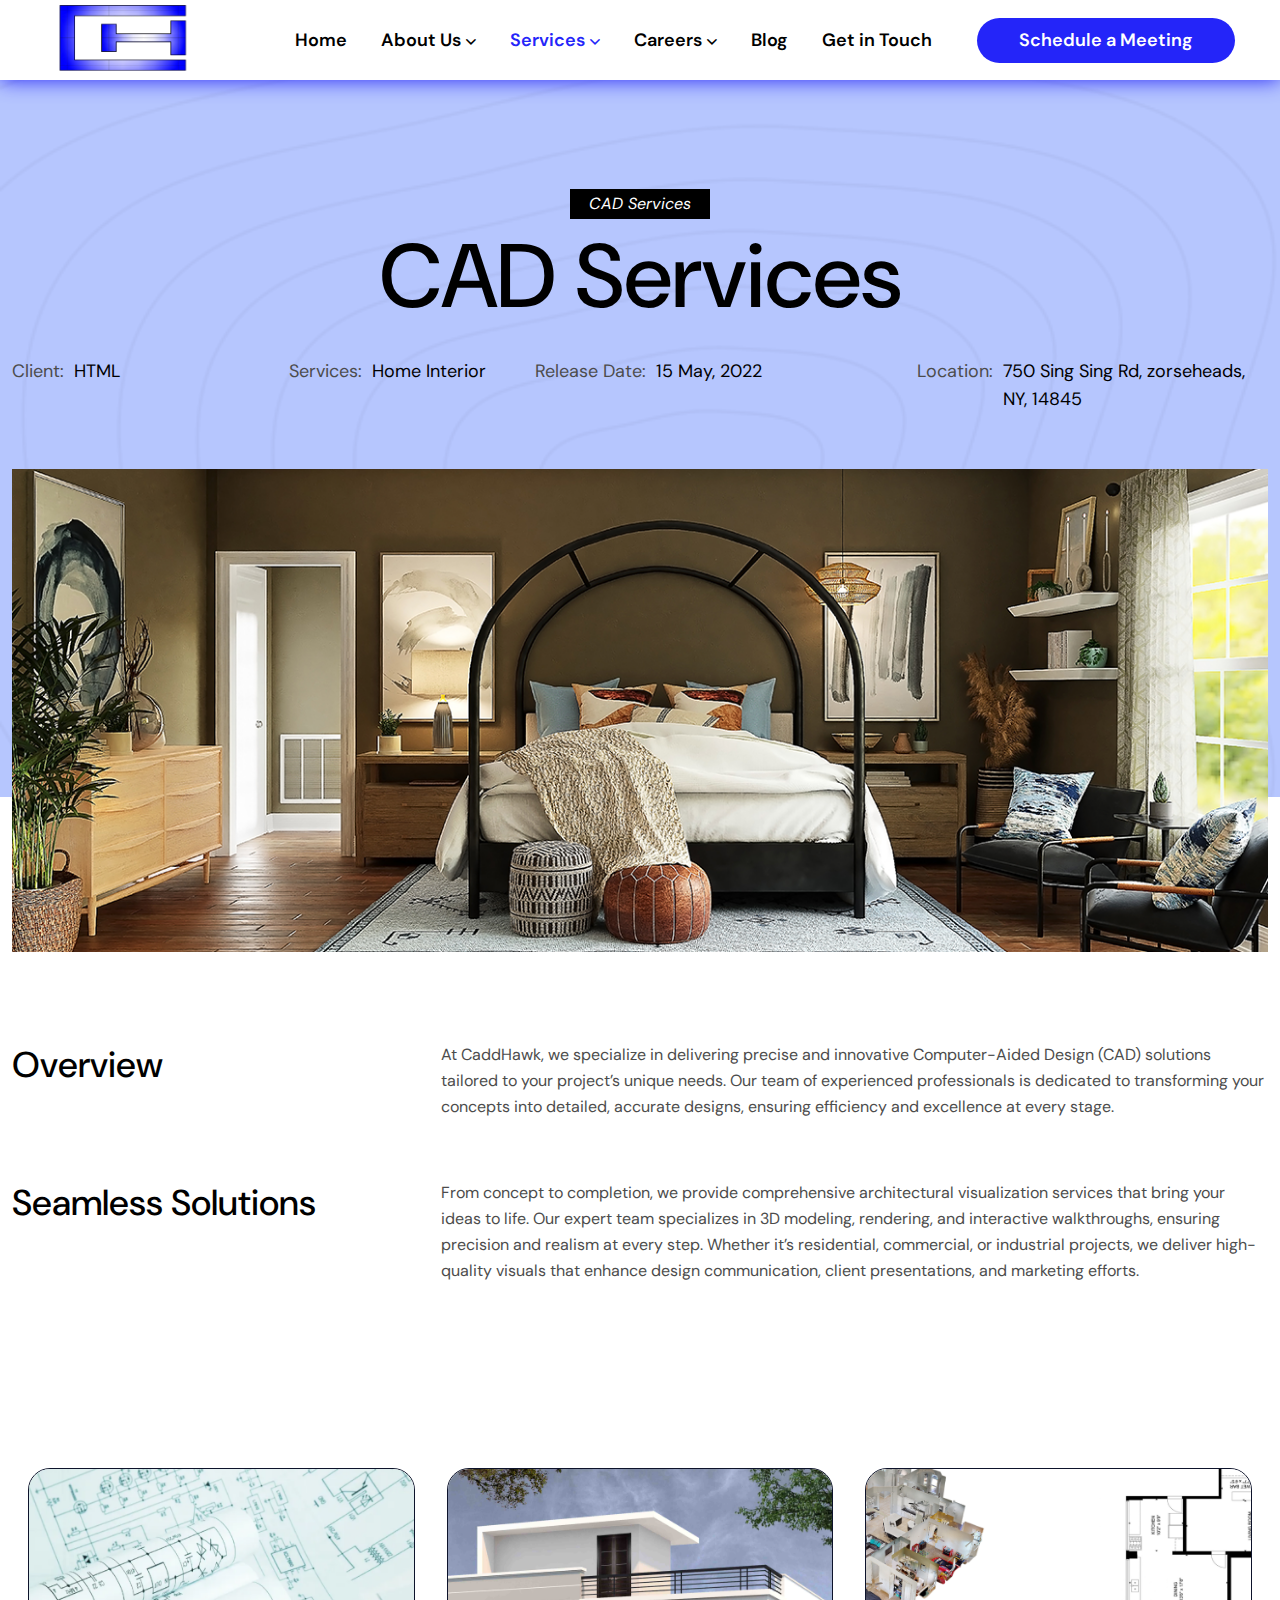
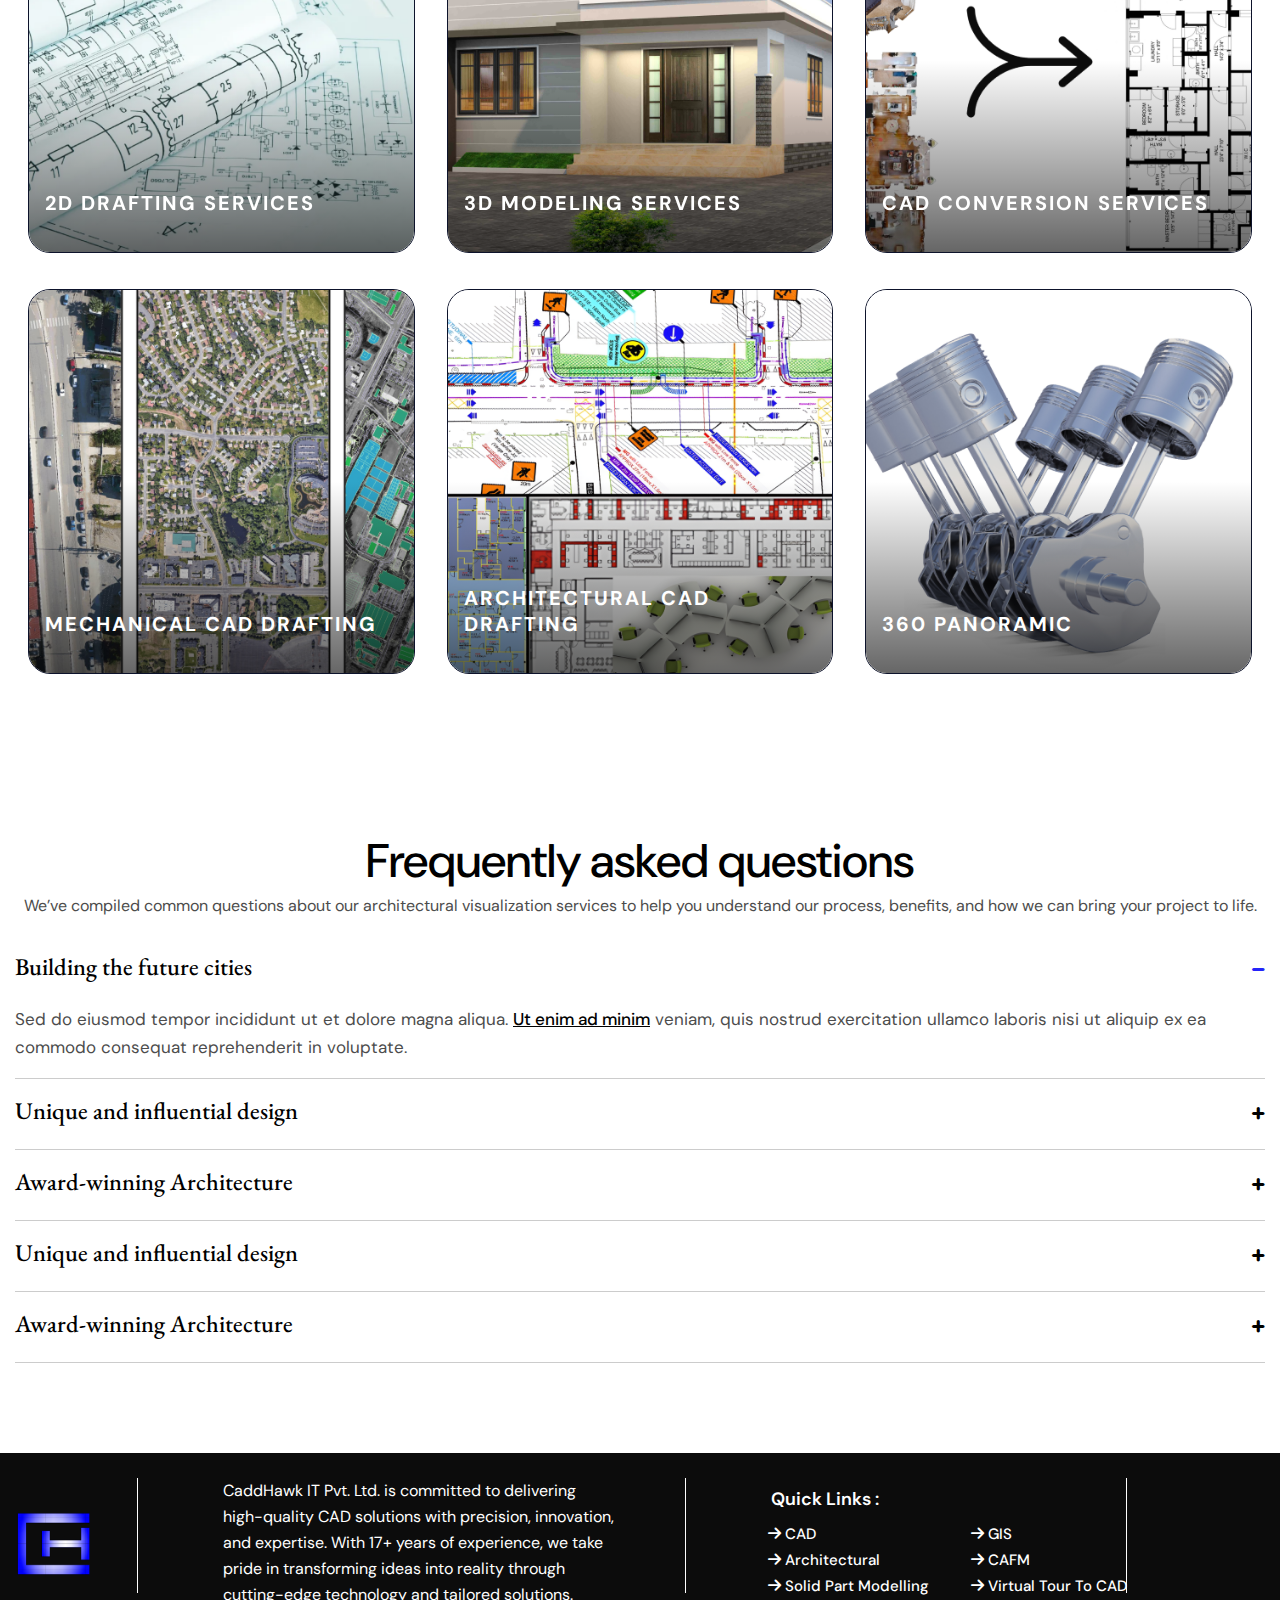
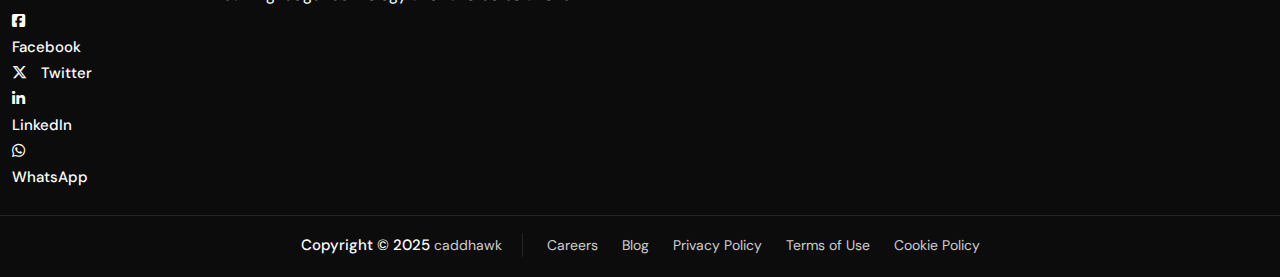
<file: service-details.html>
<!DOCTYPE html>
<html lang="en">

<!-- Mirrored from cymolthemes.com/html/artcus/portfolios-details.html by HTTrack Website Copier/3.x [XR&CO'2014], Wed, 09 Jul 2025 13:01:35 GMT -->

<head>
  <meta charset="utf-8">
  <title>caddhawk - Real Estate to visual tour</title>
  <meta content="width=device-width, initial-scale=1" name="viewport">
  <meta name=”keywords”
    content="Artcus - Interior Designer & Architecture WordPress Theme, Artcus - Interior Designer & Architecture HTML Template, themes & template, html5 template, WordPress theme, unlimited colours available, ui/ux,ui/ux design, best html template, html template, html, JavaScript, best css theme,css3, elementor theme, latest premium themes 2024, latest premium templates 2024, preyan technosys Pvt.Ltd,cymol themes, themetech mount, Web 3.0, multi-theme, website theme and template, WooCommerce, bootstrap template, web templates, responsive ">

  <link rel="stylesheet" href="https://cdnjs.cloudflare.com/ajax/libs/font-awesome/6.7.2/css/all.min.css"
    integrity="sha512-Evv84Mr4kqVGRNSgIGL/F/aIDqQb7xQ2vcrdIwxfjThSH8CSR7PBEakCr51Ck+w+/U6swU2Im1vVX0SVk9ABhg=="
    crossorigin="anonymous" referrerpolicy="no-referrer" />
  <link href="css/bootstrap.min.css" rel="stylesheet" type="text/css">
  <link href="css/aos.css" rel="stylesheet" type="text/css">
  <link href="css/animate.css" rel="stylesheet" type="text/css">
  <link href="css/all.min.css" rel="stylesheet" type="text/css">
  <link href="css/abuget.css" rel="stylesheet" type="text/css">
  <link href="css/fontello.css" rel="stylesheet" type="text/css">
  <link href="css/flaticon.css" rel="stylesheet" type="text/css">
  <link href="css/font-awesome.css" rel="stylesheet" type="text/css">
  <link href="css/themify-icons.css" rel="stylesheet" type="text/css">
  <link href="css/slick.css" rel="stylesheet" type="text/css">
  <link href="css/prettyPhoto.css" rel="stylesheet" type="text/css">
  <link href="css/main.css" rel="stylesheet" type="text/css">
  <link href="css/shortcode.css" rel="stylesheet" type="text/css">
  <link href="css/style.css" rel="stylesheet" type="text/css">
  <link href="css/megamenu.css" rel="stylesheet" type="text/css">
  <link href="css/responsive.css" rel="stylesheet" type="text/css">
  <link href="images/logo.png" rel="shortcut icon" type="image/x-icon">
  <link href="images/webclip.png" rel="apple-touch-icon">
</head>

<body class="body">
  <div class="page">
    <header class="header prt-header-style-1">
      <div class="header-content-wrapper">
        <div class="header-navigation">
          <div class="container-fluid">
            <div class="site-navigation">
              <div class="site-branding">

                <h1>
                  <a class="home-link" href="index.html" title="caddhawk" rel="home">
                    <img src="images/logo.png" width="135" height="72" alt="logo" class="logo">
                  </a>
                </h1>
              </div>
              <div class="site-menu">
                <div class="btn-show-menu-mobile menubar menubar--squeeze">
                  <span class="menubar-box">
                    <span class="menubar-inner"></span>
                  </span>
                </div>
                <nav class="main-menu menu-mobile" id="menu">
                  <ul class="menu slide-menu">
                    <li class="mega-menu-item ">
                      <a href="index.html" class="mega-menu-link">Home</a>
                    </li>
                    <li class="mega-menu-item with-submenu ">
                      <a class="mega-menu-link" href="#">About Us</a>
                      <ul class="mega-submenu" role="menu">
                        <li>
                          <div class="row">
                            <div class="col-menu">
                              <div class="content">
                                <ul class="menu-col">
                                  <li class="active"><a href="about.html">Our History</a></li>
                                  <li><a href="about.html">Mission and Vision</a></li>
                                  <li><a href="about.html">Our Leadership</a></li>
                                  <li><a href="about.html">Management Team</a></li>
                                  <li><a href="about.html">Why CaddHawk</a></li>
                                </ul>
                              </div>
                            </div>
                          </div>
                        </li>
                      </ul>
                    </li>
                    <li class="mega-menu-item with-submenu single-col active">
                      <a href="#" class="mega-menu-link">Services</a>
                      <ul class="mega-submenu" role="menu">
                        <li>
                          <div class="row">
                            <div class="col-menu">
                              <div class="content">
                                <ul class="menu-col">
                                  <li><a href="service.html">Cad Services</a></li>
                                  <li><a href="service.html">Architectural Visualisation</a></li>
                                  <li><a href="service.html">Virtual Tour to CAD</a></li>
                                  <li><a href="service.html">GIS Services</a></li>
                                  <li><a href="service.html">CAFM/Traffic Management</a></li>
                                  <li><a href="service.html">Solid Part Modelling</a></li>
                                </ul>
                              </div>
                            </div>
                          </div>
                        </li>
                      </ul>
                    </li>
                    <li class="mega-menu-item with-submenu single-col">
                      <a href="#" class="mega-menu-link">Careers</a>
                      <ul class="mega-submenu" role="menu">
                        <li>
                          <div class="row">
                            <div class="col-menu">
                              <div class="content">
                                <ul class="menu-col">
                                  <li><a href="#">Life @ CaddHawk</a></li>
                                  <li><a href="#">Current Openings</a></li>
                                </ul>
                              </div>
                            </div>
                          </div>
                        </li>
                      </ul>
                    </li>
                    <li class="mega-menu-item">
                      <a href="blog.html" class="mega-menu-link">Blog</a>
                    </li>
                    <li class="mega-menu-item">
                      <a href="#" class="mega-menu-link">Get in Touch</a>
                    </li>
                  </ul>
                </nav>
                <div class="header-extra">
                  <div class="header-extra-item">
                    <a href="#">Schedule a Meeting</a>
                  </div>
                </div>
              </div>
            </div>
          </div>
        </div>
      </div>
    </header>
    <section class="portfolio-details-section prt-row">
      <div class="details-empty-block"></div>
      <div class="container-fluid">
        <div class="row">
          <div class="details-page-content-wrapper  ">
            <div class="portfolio-details-top-content ">
              <div class="serv-title text-center">
                <div class="portfolio-details-category">CAD Services</div>
                <h2 class="portfolio-details-big-heading">CAD Services</h2>
              </div>
              <div class="prt-layout-grid portfolio-details-info-grid">
                <div class="row">
                  <div class="col-md-6">
                    <div class="portfolio-details-info-item">
                      <div class="portfolio-details-info-type">Client:</div>
                      <div class="portfolio-details-info-text">HTML</div>
                    </div>
                  </div>
                  <div class="col-md-6">
                    <div class="portfolio-details-info-item">
                      <div class="portfolio-details-info-type">Services:</div>
                      <div class="portfolio-details-info-text">Home Interior</div>
                    </div>
                  </div>
                </div>
                <div class="row">
                  <div class="col-md-6">
                    <div class="portfolio-details-info-item">
                      <div class="portfolio-details-info-type">Release Date:</div>
                      <div class="portfolio-details-info-text">15 May, 2022</div>
                    </div>
                  </div>
                  <div class="col-md-6">
                    <div class="portfolio-details-info-item">
                      <div class="portfolio-details-info-type">Location:</div>
                      <div class="portfolio-details-info-text">750 Sing Sing Rd, zorseheads, NY, 14845</div>
                    </div>
                  </div>
                </div>
              </div>
            </div>
            <div class="row">
              <div class="col-md-12">
                <div class="portfolio-details-image-holder">
                  <img src="images/portfolio-detail-image.png" alt="portfolio-details-image"
                    class="portfolio-details-image">
                </div>
              </div>
            </div>
            <div class="row">
              <div class="col-md-12 col-xl-12 col-lg-12">
                <div class="portfolio-details-partition-block">
                  <div class="portfolio-details-content-items-block">
                    <div class="row">
                      <div class="col-lg-4">
                        <div class="portfolio-details-small-heading-block">
                          <h2 class="portfolio-details-small-heading">Overview</h2>
                        </div>
                      </div>
                      <div class="col-lg-8">
                        <div class="portfolio-details-description-block">
                          <p class="portfolio-details-description">At CaddHawk, we specialize in delivering precise
                            and innovative Computer-Aided Design (CAD) solutions tailored to your project’s unique
                            needs. Our team of experienced professionals is dedicated to transforming your concepts
                            into detailed, accurate designs, ensuring efficiency and excellence at every stage.</p>
                        </div>
                      </div>
                    </div>
                  </div>
                  <div class="portfolio-details-content-items-block">
                    <div class="row">
                      <div class="col-lg-4">
                        <div class="portfolio-details-small-heading-block">
                          <h2 class="portfolio-details-small-heading">Seamless Solutions</h2>
                        </div>
                      </div>
                      <div class="col-lg-8">
                        <div class="portfolio-details-description-block">
                          <p class="portfolio-details-description">From concept to completion, we provide
                            comprehensive architectural visualization services that bring your ideas to life. Our
                            expert team specializes in 3D modeling, rendering, and interactive walkthroughs, ensuring
                            precision and realism at every step. Whether it’s residential, commercial, or industrial
                            projects, we deliver high-quality visuals that enhance design communication, client
                            presentations, and marketing efforts.</p>
                        </div>
                      </div>
                    </div>
                  </div>
                  <div class="portfolio-details-content-items-block">
                    <div class="container-fluid">
                      <div class="row">
                        <div class="col-lg-12" data-aos="fade-up">
                          <div class="services-title-wrapper">
                            <div class="section-title mb-0 text-center">
                              <h2 class="section-title-heading">Our various types of services</h2>
                              <p class="section-title-description">Our interior design services helped
                                bring our
                                clients&#x27; visions to life by transforming their spaces. See how our experts
                                transformed these
                                interiors. <a class="inline-button style3 prt-button">view all services</a></p>
                            </div>
                          </div>
                        </div>
                      </div>
                      <div class="row mb-5 row-cols-1 row-cols-lg-3 g-5 g-lg-1">
                        <div class="col p-3 serv-c">
                          <article class="card serv-card card--1">
                            <div class="card__img card_img1"></div>
                            <div class="card__info">
                              <span class="card__category">2D Drafting Services</span>

                              <div class="card__hover-content">
                                <p class="card__description text-long-desc">We provide meticulous 2D drafting services,
                                  creating clear and detailed technical drawings essential for manufacturing and
                                  construction processes. Our expertise ensures that every line and dimension is
                                  accurate, facilitating seamless project execution.</p>

                              </div>
                            </div>
                          </article>
                        </div>
                        <div class="col p-3 serv-c">
                          <article class="card serv-card card--1">
                            <div class="card__img card_img2"></div>
                            <div class="card__info">
                              <span class="card__category">3D Modeling Services</span>

                              <div class="card__hover-content">
                                <p class="card__description text-long-desc">Our 3D modeling services offer a
                                  comprehensive visual representation of your designs, allowing for better visualization
                                  and analysis. By creating detailed 3D models, we help identify potential issues early,
                                  saving time and resources.
                                </p>

                              </div>
                            </div>
                          </article>
                        </div>
                        <div class="col p-3 serv-c">
                          <article class="card serv-card card--1">
                            <div class="card__img card_img6"></div>
                            <div class="card__info">
                              <span class="card__category">CAD Conversion Services</span>

                              <div class="card__hover-content">
                                <p class="card__description text-long-desc">We specialize in converting paper drawings,
                                  blueprints, and legacy files into precise CAD formats. This digitization ensures easy
                                  storage, modification, and sharing, enhancing collaboration and efficiency.
                                </p>

                              </div>
                            </div>
                          </article>
                        </div>
                        <div class="col p-3 serv-c">
                          <article class="card serv-card card--1">
                            <div class="card__img card_img4"></div>
                            <div class="card__info">
                              <span class="card__category">Mechanical CAD Drafting
                              </span>
                              <div class="card__hover-content">
                                <p class="card__description text-long-desc">Our mechanical CAD drafting services cater
                                  to various industries, providing detailed mechanical drawings that adhere to industry
                                  standards. We focus on accuracy and clarity to support effective manufacturing
                                  processes.
                                </p>

                              </div>
                            </div>
                          </article>
                        </div>
                        <div class="col p-3 serv-c">
                          <article class="card serv-card card--1">
                            <div class="card__img card_img5"></div>
                            <div class="card__info">
                              <span class="card__category">Architectural CAD Drafting</span>
                              <div class="card__hover-content">
                                <p class="card__description text-long-desc">We offer comprehensive architectural CAD
                                  drafting services, including floor plans, elevations, and sections. Our attention to
                                  detail ensures that every aspect of your architectural design is accurately
                                  represented.
                                </p>

                              </div>
                            </div>
                          </article>
                        </div>
                        <div class="col p-3 serv-c">
                          <article class="card serv-card card--1">
                            <div class="card__img card_img3"></div>
                            <div class="card__info">
                              <span class="card__category">360 Panoramic</span>
                              <div class="card__hover-content">
                                <p class="card__description text-long-desc">Explore every angle of a space with
                                  interactive 360° panoramic renderings, ideal for real estate, hospitality, and
                                  commercial presentations.
                                </p>

                              </div>
                            </div>
                          </article>
                        </div>
                      </div>
                    </div>
                  </div>

                </div>
              </div>
            </div>
          </div>
        </div>
      </div>
    </section>
    <section class="faq-section prt-row">
      <div class="container">
        <div class="row">
          <div class="col-lg-12">
            <div class="section-title text-center">
              <h2 class="section-title-heading mb-0">Frequently asked questions</h2>
              <p class="section-title-description">We’ve compiled common questions about our architectural visualization
                services to help you understand our process, benefits, and how we can bring your project to life.</p>
            </div>
          </div>
        </div>
        <div class="row">
          <div class="col-lg-12">
            <div class="faq-section-content-wrapper">
              <div class="accordion">
                <div class="toggle">
                  <div class="toggle-title">
                    <a href="#" class="active">Building the future cities</a>
                  </div>
                  <div class="toggle-content show">
                    <p>Sed do eiusmod tempor incididunt ut et dolore magna aliqua. <a href="#">Ut enim ad minim</a>
                      veniam, quis nostrud exercitation ullamco laboris nisi ut aliquip ex ea commodo consequat
                      reprehenderit in voluptate.</p>
                  </div>
                </div>
                <div class="toggle">
                  <div class="toggle-title">
                    <a href="#">Unique and influential design</a>
                  </div>
                  <div class="toggle-content">
                    <p>Sed do eiusmod tempor incididunt ut et dolore magna aliqua. <a href="#">Ut enim ad minim</a>
                      veniam, quis nostrud exercitation ullamco laboris nisi ut aliquip ex ea commodo consequat
                      reprehenderit in voluptate.</p>
                  </div>
                </div>
                <div class="toggle">
                  <div class="toggle-title">
                    <a href="#">Award-winning Architecture</a>
                  </div>
                  <div class="toggle-content">
                    <p>Sed do eiusmod tempor incididunt ut et dolore magna aliqua. <a href="#">Ut enim ad minim</a>
                      veniam, quis nostrud exercitation ullamco laboris nisi ut aliquip ex ea commodo consequat
                      reprehenderit in voluptate.</p>
                  </div>
                </div>
                <div class="toggle">
                  <div class="toggle-title">
                    <a href="#">Unique and influential design</a>
                  </div>
                  <div class="toggle-content">
                    <p>Sed do eiusmod tempor incididunt ut et dolore magna aliqua. <a href="#">Ut enim ad minim</a>
                      veniam, quis nostrud exercitation ullamco laboris nisi ut aliquip ex ea commodo consequat
                      reprehenderit in voluptate.</p>
                  </div>
                </div>
                <div class="toggle">
                  <div class="toggle-title">
                    <a href="#">Award-winning Architecture</a>
                  </div>
                  <div class="toggle-content">
                    <p>Sed do eiusmod tempor incididunt ut et dolore magna aliqua. <a href="#">Ut enim ad minim</a>
                      veniam, quis nostrud exercitation ullamco laboris nisi ut aliquip ex ea commodo consequat
                      reprehenderit in voluptate.</p>
                  </div>
                </div>
              </div>
            </div>
          </div>
        </div>
      </div>
    </section>
    <footer class="footer prt-row">
      <div class="container-fluid">
        <div class="top-footer">
          <div class="row">
            <div class="col-md-1 ft-col">
              <a href="index.html" aria-current="page" class="footer-logo prt--current">
                <img src="images/logo.png" width="80" height="50" alt="logo" class="ft-logo">
              </a>
            </div>
            <div class="col-md-1 ft-separater ft-col-logo"></div>
            <div class="col-md-4 ft-col">
              <div class="footer-description">
                <p class="footer-description-text">CaddHawk IT Pvt. Ltd. is committed to delivering high-quality CAD
                  solutions with precision, innovation, and expertise. With 17+ years of experience, we take pride in
                  transforming ideas into reality through cutting-edge technology and tailored solutions.</p>
              </div>
            </div>
            <div class="col-md-1 ft-separater"></div>
            <div class="col-md-3 ft-col">
              <div class="footer-social-items ">
                <h4 class=" ">Quick Links :</h4>
                <div class="row row-cols-2 align-col">
                  <div class="col align">
                    <a href="#" target="_blank" class="footer-social-list-link"><i class="fas fa-arrow-right"></i>
                      CAD</a>
                  </div>
                  <div class="col align">
                    <a href="#" target="_blank" class="footer-social-list-link"><i class="fas fa-arrow-right"></i>
                      GIS</a>
                  </div>
                  <div class="col align">
                    <a href="#" target="_blank" class="footer-social-list-link"><i class="fas fa-arrow-right"></i>
                      Architectural</a>
                  </div>
                  <div class="col align">
                    <a href="#" target="_blank" class="footer-social-list-link"><i class="fas fa-arrow-right"></i>
                      CAFM</a>
                  </div>
                  <div class="col align">
                    <a href="#" target="_blank" class="footer-social-list-link"><i class="fas fa-arrow-right"></i> Solid
                      Part Modelling</a>
                  </div>
                  <div class="col align">
                    <a href="#" target="_blank" class="footer-social-list-link"><i class="fas fa-arrow-right"></i>
                      Virtual Tour to CAD</a>
                  </div>
                </div>
                <!-- <ul class="footer-social-list">
                  <li class="footer-social-list-item">
                    <a href="#" target="_blank" class="footer-social-list-link">CAD</a>
                  </li>
                  <li class="footer-social-list-item">
                    <a href="#" target="_blank" class="footer-social-list-link">GIS</a>
                  </li>
                  <li class="footer-social-list-item">
                    <a href="#" target="_blank" class="footer-social-list-link">Architectural Visualisation</a>
                  </li>
                  <li class="footer-social-list-item">
                    <a href="#" target="_blank" class="footer-social-list-link">CAFM</a>
                  </li>
                  <li class="footer-social-list-item">
                    <a href="#" target="_blank" class="footer-social-list-link">Solid Part Modelling</a>
                  </li>

                  <li class="footer-social-list-item last-child mt-5">
                    <a href="#" target="_blank" class="footer-social-list-link">Virtual Tour to CAD</a>
                  </li>

                </ul> -->

              </div>
            </div>
            <div class="col-md-1 ft-separater"></div>
            <div class="col-md-1 ft-col">
              <div class="row row-cols-1">
                <div class="col">
                  <a href="#" target="_blank" class="footer-social-list-link icon-ft"><i
                      class="fa-brands fa-square-facebook"></i>
                    Facebook</a>
                </div>
                <div class="col">
                  <a href="#" target="_blank" class="footer-social-list-link icon-ft"><i
                      class="fa-brands fa-x-twitter"></i>
                    Twitter</a>
                </div>
                <div class="col">
                  <a href="#" target="_blank" class="footer-social-list-link icon-ft"><i
                      class="fa-brands fa-linkedin"></i>
                    LinkedIn</a>
                </div>
                <div class="col">
                  <a href="https://wa.me/1234567890" target="_blank" class="footer-social-list-link icon-ft"
                    rel="noopener" aria-label="Chat on WhatsApp">
                    <i class="fa-brands fa-whatsapp"></i> WhatsApp
                </div>
              </div>
              <!-- <div class="whatsapp-contact">
               
                <a href="https://wa.me/1234567890" target="_blank" class="whatsapp-contact-btn" rel="noopener"
                  aria-label="Chat on WhatsApp">
                  Chat Now <img src="images/whatsapp.png" width="30" height="30">
                </a>
              </div> -->
            </div>
          </div>
        </div>
      </div>
      <div class="container-fluid-fluid zero-padding prt-container-fluid">
        <div class="bottom-footer">
          <div class="footer-author-block">
            <div class="footer-author-text">Copyright © 2025 <a href="index.html" target="_blank" aria-current="page"
                class="footer-author-link prt--current">caddhawk</a>
            </div>
          </div>
          <div class="footer-instruction-list">
            <a href="#" class="footer-instruction-link">Careers</a>
            <a href="#" class="footer-instruction-link">Blog</a>
            <a href="#" class="footer-instruction-link">Privacy Policy</a>
            <a href="#" class="footer-instruction-link">Terms of Use</a>
            <a href="#" class="footer-instruction-link last-child">Cookie Policy</a>
          </div>
        </div>
      </div>
    </footer>
    <a id="totop" href="#top">
      <i class="icon-up-open"></i>
    </a>
  </div>
  <script src="js/jquery-3.7.1.min.js"></script>
  <script src="js/jquery-migrate-3.4.1.min.js"></script>
  <script src="js/bootstrap.min.js"></script>
  <script src="js/jquery-waypoints.js"></script>
  <script src="js/numinate.min.js"></script>
  <script src="js/circle-progress.min.js"></script>
  <script src="js/jquery-validate.js"></script>
  <script src="js/jquery.prettyPhoto.js"></script>
  <script src="js/imagesloaded.min.js"></script>
  <script src="js/jquery-isotope.js"></script>
  <script src="js/slick.min.js"></script>
  <script src="js/aos.js"></script>
  <script src="js/gsap.js"></script>
  <script src="js/scrolltrigger.js"></script>
  <script src="js/splittext.js"></script>
  <script src="js/cursor.js"></script>
  <script src="js/magnetic.js"></script>
  <script src="js/gsap-animation.js"></script>
  <script src="js/tweenmax.js"></script>
  <script src="js/main.js"></script>
</body>

<!-- Mirrored from cymolthemes.com/html/artcus/portfolios-details.html by HTTrack Website Copier/3.x [XR&CO'2014], Wed, 09 Jul 2025 13:01:36 GMT -->

</html>
</file>
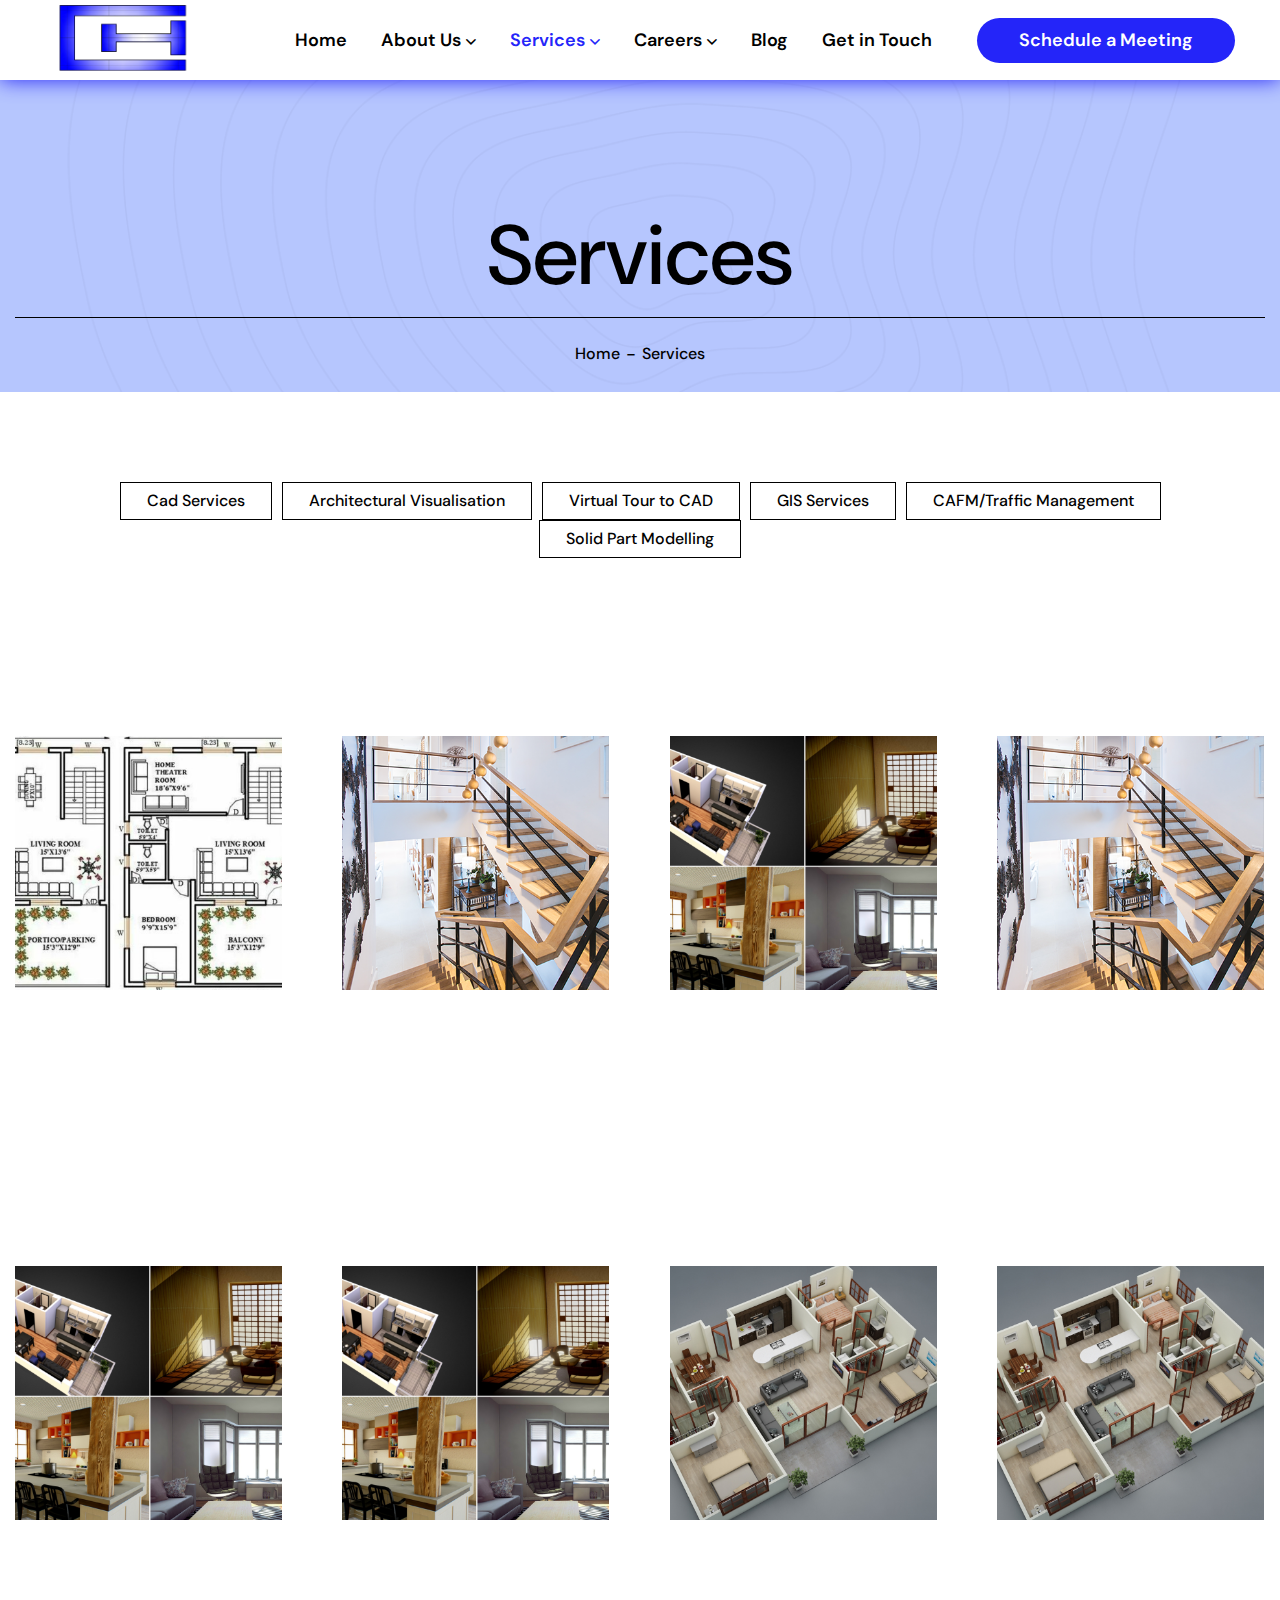
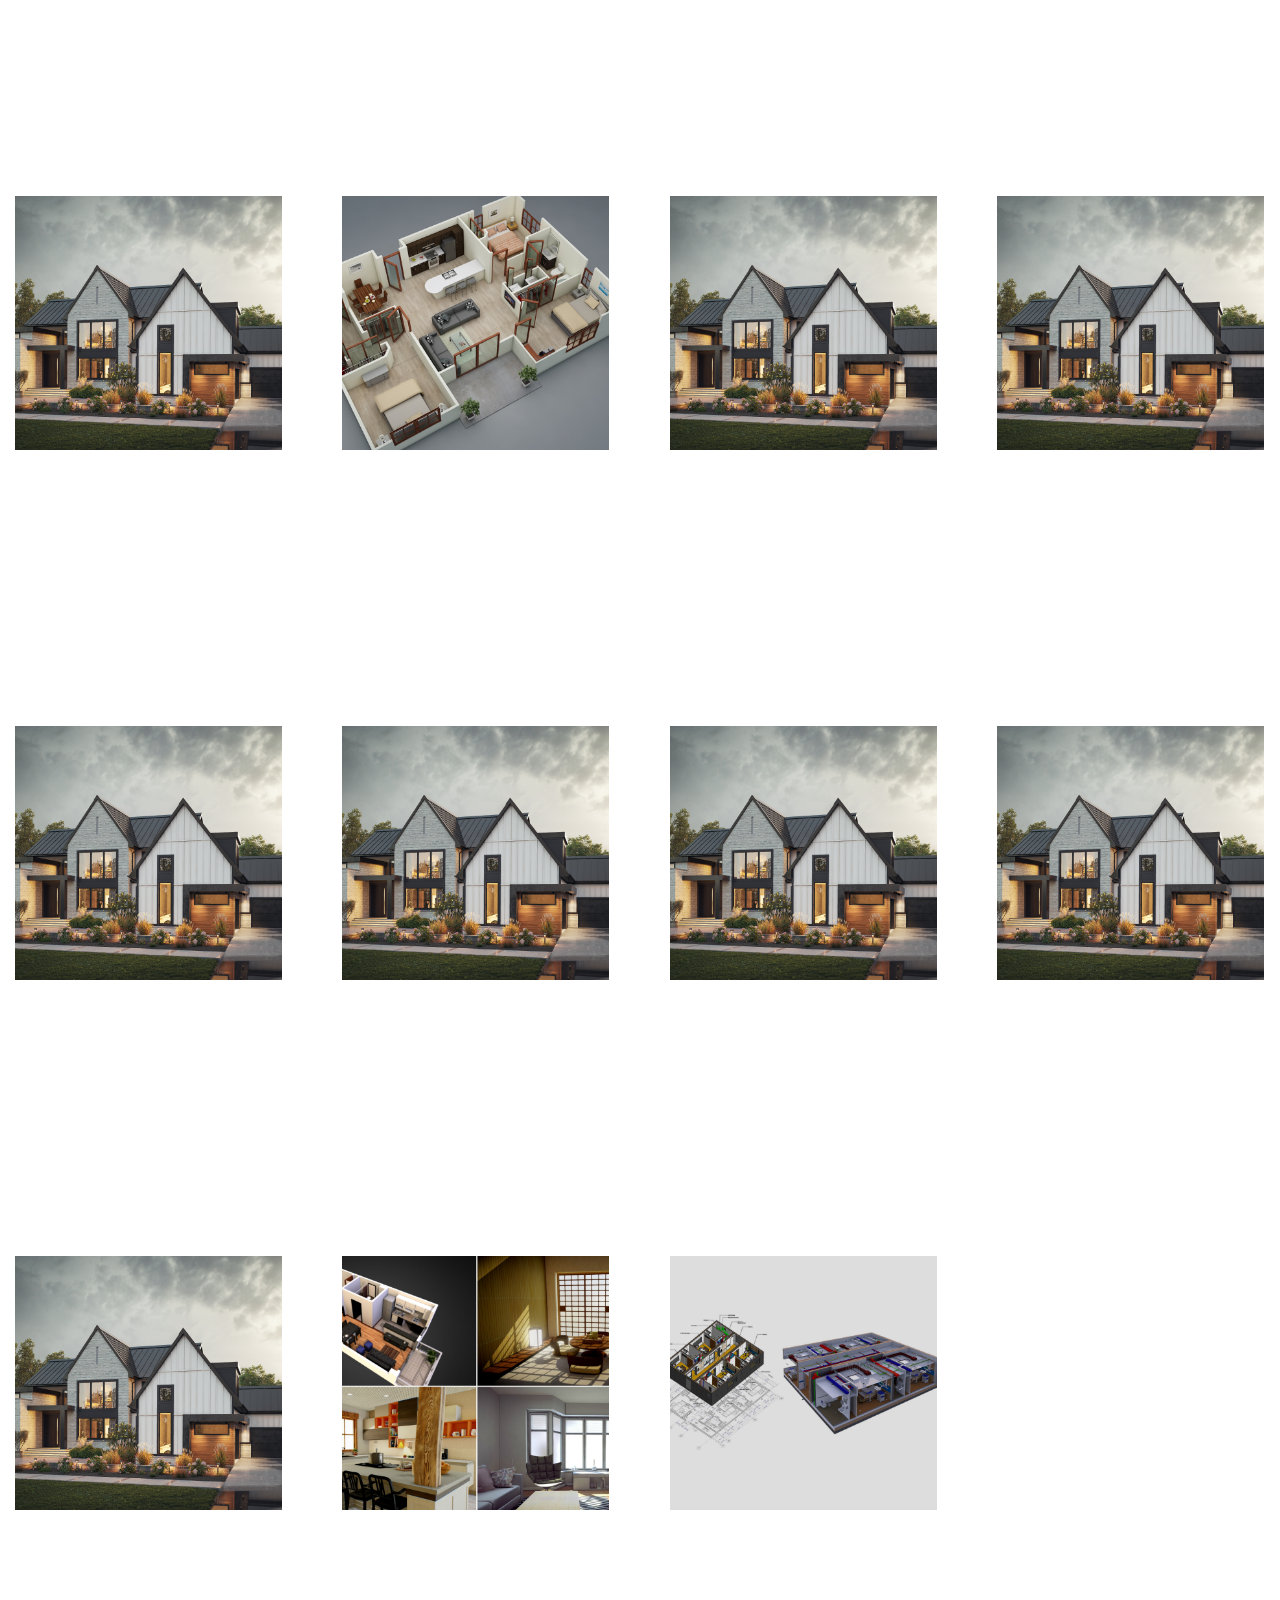
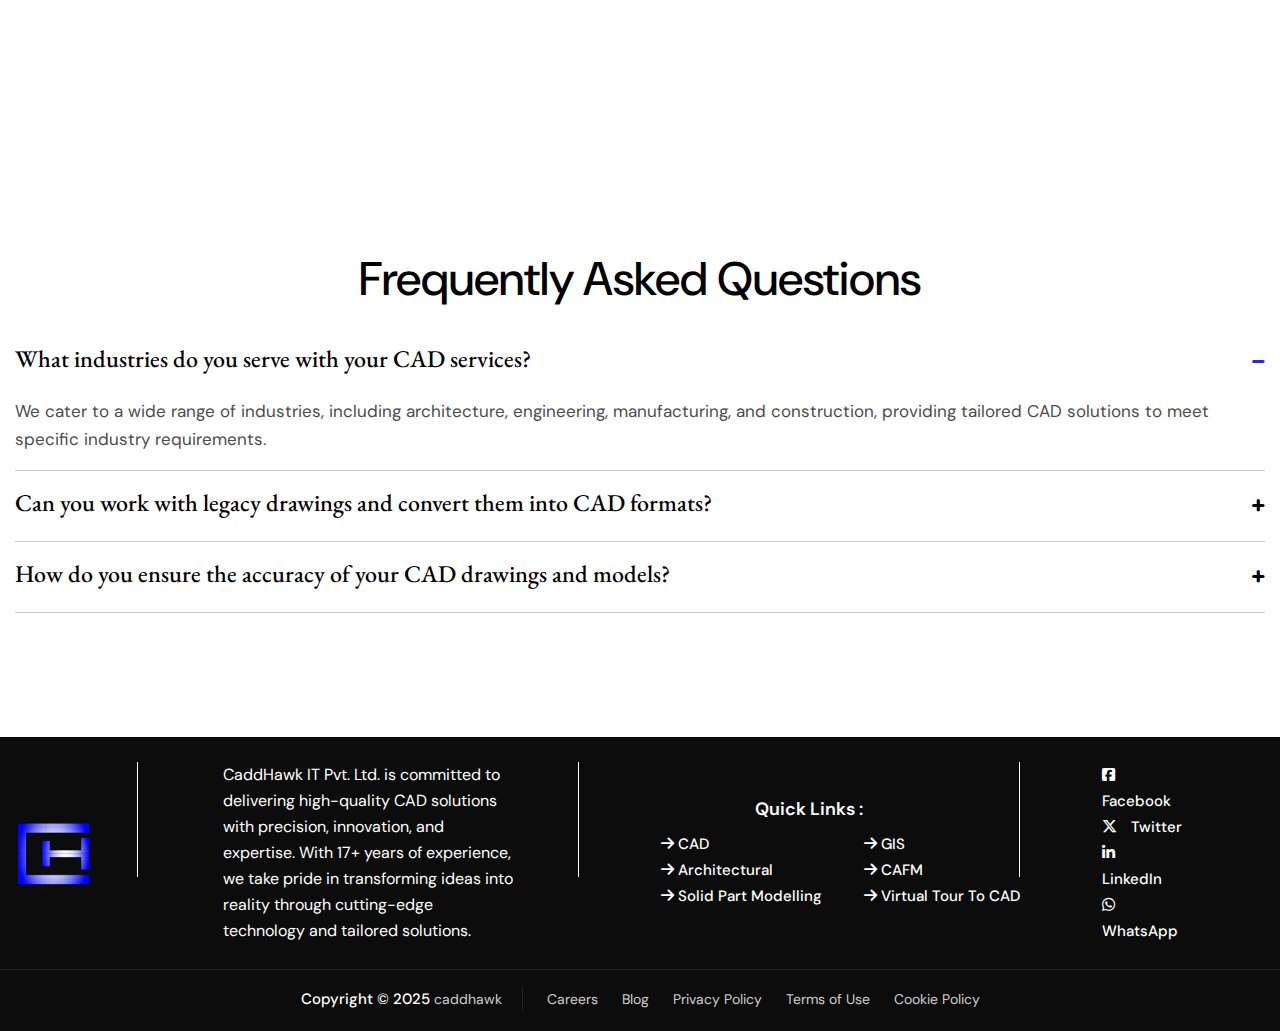
<file: service.html>
<!DOCTYPE html>
<html lang="en">

<!-- Mirrored from cymolthemes.com/html/artcus/portfolio.html by HTTrack Website Copier/3.x [XR&CO'2014], Wed, 09 Jul 2025 13:01:30 GMT -->

<head>
  <meta charset="utf-8">
  <title>caddhawk - Real Estate to visual tour</title>
  <meta content="width=device-width, initial-scale=1" name="viewport">
  <meta name=”keywords”
    content="Artcus - Interior Designer & Architecture WordPress Theme, Artcus - Interior Designer & Architecture HTML Template, themes & template, html5 template, WordPress theme, unlimited colours available, ui/ux,ui/ux design, best html template, html template, html, JavaScript, best css theme,css3, elementor theme, latest premium themes 2024, latest premium templates 2024, preyan technosys Pvt.Ltd,cymol themes, themetech mount, Web 3.0, multi-theme, website theme and template, WooCommerce, bootstrap template, web templates, responsive ">

  <link rel="stylesheet" href="https://cdnjs.cloudflare.com/ajax/libs/font-awesome/6.7.2/css/all.min.css"
    integrity="sha512-Evv84Mr4kqVGRNSgIGL/F/aIDqQb7xQ2vcrdIwxfjThSH8CSR7PBEakCr51Ck+w+/U6swU2Im1vVX0SVk9ABhg=="
    crossorigin="anonymous" referrerpolicy="no-referrer" />
  <link href="css/bootstrap.min.css" rel="stylesheet" type="text/css">
  <link href="css/aos.css" rel="stylesheet" type="text/css">
  <link href="css/animate.css" rel="stylesheet" type="text/css">
  <link href="css/all.min.css" rel="stylesheet" type="text/css">
  <link href="css/abuget.css" rel="stylesheet" type="text/css">
  <link href="css/fontello.css" rel="stylesheet" type="text/css">
  <link href="css/flaticon.css" rel="stylesheet" type="text/css">
  <link href="css/font-awesome.css" rel="stylesheet" type="text/css">
  <link href="css/themify-icons.css" rel="stylesheet" type="text/css">
  <link href="css/slick.css" rel="stylesheet" type="text/css">
  <link href="css/prettyPhoto.css" rel="stylesheet" type="text/css">
  <link href="css/main.css" rel="stylesheet" type="text/css">
  <link href="css/shortcode.css" rel="stylesheet" type="text/css">
  <link href="css/style.css" rel="stylesheet" type="text/css">
  <link href="css/megamenu.css" rel="stylesheet" type="text/css">
  <link href="css/responsive.css" rel="stylesheet" type="text/css">
  <link href="images/logo.png" rel="shortcut icon" type="image/x-icon">
  <link href="images/webclip.png" rel="apple-touch-icon">
</head>

<body class="body">
  <div class="page">
    <header class="header prt-header-style-1">
      <div class="header-content-wrapper">
        <div class="header-navigation">
          <div class="container-fluid">
            <div class="site-navigation">
              <div class="site-branding">

                <h1>
                  <a class="home-link" href="index.html" title="caddhawk" rel="home">
                    <img src="images/logo.png" width="135" height="72" alt="logo" class="logo">
                  </a>
                </h1>
              </div>
              <div class="site-menu">
                <div class="btn-show-menu-mobile menubar menubar--squeeze">
                  <span class="menubar-box">
                    <span class="menubar-inner"></span>
                  </span>
                </div>
                <nav class="main-menu menu-mobile" id="menu">
                  <ul class="menu slide-menu">
                    <li class="mega-menu-item ">
                      <a href="index.html" class="mega-menu-link">Home</a>
                    </li>
                    <li class="mega-menu-item with-submenu ">
                      <a class="mega-menu-link" href="#">About Us</a>
                      <ul class="mega-submenu" role="menu">
                        <li>
                          <div class="row">
                            <div class="col-menu">
                              <div class="content">
                                <ul class="menu-col">
                                  <li class="active"><a href="about.html">Our History</a></li>
                                  <li><a href="about.html">Mission and Vision</a></li>
                                  <li><a href="about.html">Our Leadership</a></li>
                                  <li><a href="about.html">Management Team</a></li>
                                  <li><a href="about.html">Why CaddHawk</a></li>
                                </ul>
                              </div>
                            </div>
                          </div>
                        </li>
                      </ul>
                    </li>
                    <li class="mega-menu-item with-submenu single-col active">
                      <a href="#" class="mega-menu-link">Services</a>
                      <ul class="mega-submenu" role="menu">
                        <li>
                          <div class="row">
                            <div class="col-menu">
                              <div class="content">
                                <ul class="menu-col">
                                  <li><a href="service.html">Cad Services</a></li>
                                  <li><a href="service.html">Architectural Visualisation</a></li>
                                  <li><a href="service.html">Virtual Tour to CAD</a></li>
                                  <li><a href="service.html">GIS Services</a></li>
                                  <li><a href="service.html">CAFM/Traffic Management</a></li>
                                  <li><a href="service.html">Solid Part Modelling</a></li>
                                </ul>
                              </div>
                            </div>
                          </div>
                        </li>
                      </ul>
                    </li>
                    <li class="mega-menu-item with-submenu single-col">
                      <a href="#" class="mega-menu-link">Careers</a>
                      <ul class="mega-submenu" role="menu">
                        <li>
                          <div class="row">
                            <div class="col-menu">
                              <div class="content">
                                <ul class="menu-col">
                                  <li><a href="#">Life @ CaddHawk</a></li>
                                  <li><a href="#">Current Openings</a></li>
                                </ul>
                              </div>
                            </div>
                          </div>
                        </li>
                      </ul>
                    </li>
                    <li class="mega-menu-item">
                      <a href="blog.html" class="mega-menu-link">Blog</a>
                    </li>
                    <li class="mega-menu-item">
                      <a href="contact.html" class="mega-menu-link">Get in Touch</a>
                    </li>
                  </ul>
                </nav>
                <div class="header-extra">
                  <div class="header-extra-item">
                    <a href="#">Schedule a Meeting</a>
                  </div>
                </div>
              </div>
            </div>
          </div>
        </div>
      </div>
    </header>
    <section class="page-title prt-row">
      <div class="container-fluid">
        <div class="page-title-inner">
          <div class="page-title-wrapper">
            <div data-prt-id="prt-12" class="page-title-heading-block">
              <h2 class="page-title-heading">Services</h2>
            </div>
            <div data-prt-id="prt-13" class="page-title-bradcrumb">
              <div class="breadcrumb-home">
                <a href="index.html" class="bradcrumb-home-link">home</a>
              </div>
              <div class="bradcrumb-seprator">
                <div class="bradcrumb-seprator-icon">-</div>
              </div>
              <div class="bradcrumb-page">
                <div class="bradcrumb-page-name">Services</div>
              </div>
            </div>
          </div>
        </div>
      </div>
    </section>
    <section class="portfolio-page-section prt-row">
      <div class="container-fluid">
        <div class="row">
          <div class="col-lg-12">
            <div class="portfolio-page-content-wrapper">
              <div class="portfolio-tab prt-tabs">
                <ul class="portfolio-tab-menu prt-tab-menu portfolio-filter">
                  <!-- <li class="portfolio-tab-nav-link prt-tab-link style2 active">
                    <a href="#" data-filter="*" class="portfolio-tab-nav-title style2">All Projects</a>
                  </li> -->
                  <li class="portfolio-tab-nav-link prt-tab-link style2">
                    <a href="#" data-filter=".cad-service" class="portfolio-tab-nav-title style2">Cad Services</a>
                  </li>
                  <li class="portfolio-tab-nav-link prt-tab-link style2">
                    <a href="#" data-filter=".architectural" class="portfolio-tab-nav-title style2">Architectural
                      Visualisation</a>
                  </li>
                  <li class="portfolio-tab-nav-link prt-tab-link style2">
                    <a href="#" data-filter=".virtual" class="portfolio-tab-nav-title style2">Virtual Tour to CAD</a>
                  </li>
                  <li class="portfolio-tab-nav-link prt-tab-link style2">
                    <a href="#" data-filter=".interiordesign" class="portfolio-tab-nav-title style2">GIS Services</a>
                  </li>
                  <li class="portfolio-tab-nav-link prt-tab-link style2">
                    <a href="#" data-filter=".interiordesign" class="portfolio-tab-nav-title style2">CAFM/Traffic
                      Management</a>
                  </li>
                  <li class="portfolio-tab-nav-link prt-tab-link style2">
                    <a href="#" data-filter=".interiordesign" class="portfolio-tab-nav-title style2">Solid Part
                      Modelling</a>
                  </li>
                </ul>
                <div class="portfolio-tab-content prt-tab-content">
                  <div class="row prt-tab-grid-container isotope-project prt-boxes-spacing-60px">
                    <!-- Cad Services -->
                    <div class="col-md-3 tab-grid-item project_item cad-service prt-box-col-wrapper">
                      <div class="portfolio-item">
                        <div class="portfolio-item-thumbnail">
                          <img src="images/portfolio-01.png" alt="portfolio-01" class="portfolio-item-image">
                        </div>
                        <div class="portfolio-item-content">
                          <h3 class="portfolio-item-title">
                            <a href="service-details.html" class="portfolio-item-title-link">3D Floor Plans</a>
                          </h3>
                          <div class="portfolio-item-category">Cad Services</div>
                        </div>
                      </div>
                    </div>
                    <div class="col-md-3 tab-grid-item project_item cad-service prt-box-col-wrapper">
                      <div class="portfolio-item">
                        <div class="portfolio-item-thumbnail">
                          <img src="images/portfolio-06.png" alt="portfolio-06" class="portfolio-item-image">
                        </div>
                        <div class="portfolio-item-content">
                          <h3 class="portfolio-item-title">
                            <a href="service-details.html" class="portfolio-item-title-link">3D Exterior Rendering
                              Services</a>
                          </h3>
                          <div class="portfolio-item-category">Cad Services</div>
                        </div>
                      </div>
                    </div>
                    <div class="col-md-3 tab-grid-item project_item cad-service prt-box-col-wrapper">
                      <div class="portfolio-item">
                        <div class="portfolio-item-thumbnail">
                          <img src="images/portfolio-02.png" alt="portfolio-06" class="portfolio-item-image">
                        </div>
                        <div class="portfolio-item-content">
                          <h3 class="portfolio-item-title">
                            <a href="service-details.html" class="portfolio-item-title-link">3D Interior Rendering
                              Services</a>
                          </h3>
                          <div class="portfolio-item-category">Cad Services</div>
                        </div>
                      </div>
                    </div>
                    <div class="col-md-3 tab-grid-item project_item cad-service prt-box-col-wrapper">
                      <div class="portfolio-item">
                        <div class="portfolio-item-thumbnail">
                          <img src="images/portfolio-06.png" alt="portfolio-06" class="portfolio-item-image">
                        </div>
                        <div class="portfolio-item-content">
                          <h3 class="portfolio-item-title">
                            <a href="service-details.html" class="portfolio-item-title-link">Architectural Photo
                              Montage</a>
                          </h3>
                          <div class="portfolio-item-category">Cad Services</div>
                        </div>
                      </div>
                    </div>
                    <div class="col-md-3 tab-grid-item project_item cad-service prt-box-col-wrapper">
                      <div class="portfolio-item">
                        <div class="portfolio-item-thumbnail">
                          <img src="images/portfolio-02.png" alt="portfolio-06" class="portfolio-item-image">
                        </div>
                        <div class="portfolio-item-content">
                          <h3 class="portfolio-item-title">
                            <a href="service-details.html" class="portfolio-item-title-link">Architectural
                              Animations</a>
                          </h3>
                          <div class="portfolio-item-category">Cad Services</div>
                        </div>
                      </div>
                    </div>
                    <div class="col-md-3 tab-grid-item project_item cad-service prt-box-col-wrapper">
                      <div class="portfolio-item">
                        <div class="portfolio-item-thumbnail">
                          <img src="images/portfolio-02.png" alt="portfolio-06" class="portfolio-item-image">
                        </div>
                        <div class="portfolio-item-content">
                          <h3 class="portfolio-item-title">
                            <a href="service-details.html" class="portfolio-item-title-link">360 Panoramic</a>
                          </h3>
                          <div class="portfolio-item-category">Cad Services</div>
                        </div>
                      </div>
                    </div>
                    <!-- Architectural Visualisation -->
                    <div class="col-md-3 tab-grid-item project_item interiordesign architectural prt-box-col-wrapper">
                      <div class="portfolio-item">
                        <div class="portfolio-item-thumbnail">
                          <img src="images/portfolio-04.png" alt="portfolio-04" class="portfolio-item-image">
                        </div>
                        <div class="portfolio-item-content">
                          <h3 class="portfolio-item-title">
                            <a href="service-details.html" class="portfolio-item-title-link">3D Floor Plans</a>
                          </h3>
                          <div class="portfolio-item-category">Architectural Visualisation</div>
                        </div>
                      </div>
                    </div>
                    <div class="col-md-3  tab-grid-item project_item interiordesign architectural prt-box-col-wrapper">
                      <div class="portfolio-item">
                        <div class="portfolio-item-thumbnail">
                          <img src="images/portfolio-04.png" alt="portfolio-04" class="portfolio-item-image">
                        </div>
                        <div class="portfolio-item-content">
                          <h3 class="portfolio-item-title">
                            <a href="service-details.html" class="portfolio-item-title-link">3D Interior Rendering
                              Services</a>
                          </h3>
                          <div class="portfolio-item-category">Architectural Visualisation</div>
                        </div>
                      </div>
                    </div>
                    <div class="col-md-3  tab-grid-item project_item architectural flooring prt-box-col-wrapper">
                      <div class="portfolio-item">
                        <div class="portfolio-item-thumbnail">
                          <img src="images/portfolio-05.png" alt="portfolio-05" class="portfolio-item-image">
                        </div>
                        <div class="portfolio-item-content">
                          <h3 class="portfolio-item-title">
                            <a href="service-details.html" class="portfolio-item-title-link">Architectural Photo
                              Montage</a>
                          </h3>
                          <div class="portfolio-item-category">Architectural Visualisation</div>
                        </div>
                      </div>
                    </div>
                    <div class="col-md-3  tab-grid-item project_item interiordesign architectural prt-box-col-wrapper">
                      <div class="portfolio-item">
                        <div class="portfolio-item-thumbnail">
                          <img src="images/portfolio-04.png" alt="portfolio-04" class="portfolio-item-image">
                        </div>
                        <div class="portfolio-item-content">
                          <h3 class="portfolio-item-title">
                            <a href="service-details.html" class="portfolio-item-title-link">Architectural
                              Animations</a>
                          </h3>
                          <div class="portfolio-item-category">Architectural Visualisation</div>
                        </div>
                      </div>
                    </div>
                    <div class="col-md-3  tab-grid-item project_item architectural flooring prt-box-col-wrapper">
                      <div class="portfolio-item">
                        <div class="portfolio-item-thumbnail">
                          <img src="images/portfolio-05.png" alt="portfolio-05" class="portfolio-item-image">
                        </div>
                        <div class="portfolio-item-content">
                          <h3 class="portfolio-item-title">
                            <a href="service-details.html" class="portfolio-item-title-link">360 Panoramic</a>
                          </h3>
                          <div class="portfolio-item-category">Architectural Visualisation</div>
                        </div>
                      </div>
                    </div>
                    <!-- Virtual Tour to CAD -->
                    <div class="col-md-3  tab-grid-item project_item architectural virtual prt-box-col-wrapper">
                      <div class="portfolio-item">
                        <div class="portfolio-item-thumbnail">
                          <img src="images/portfolio-05.png" alt="portfolio-05" class="portfolio-item-image">
                        </div>
                        <div class="portfolio-item-content">
                          <h3 class="portfolio-item-title">
                            <a href="service-details.html" class="portfolio-item-title-link">3D Floor Plans</a>
                          </h3>
                          <div class="portfolio-item-category">Virtual Tour to CAD</div>
                        </div>
                      </div>
                    </div>
                    <div class="col-md-3  tab-grid-item project_item architectural virtual prt-box-col-wrapper">
                      <div class="portfolio-item">
                        <div class="portfolio-item-thumbnail">
                          <img src="images/portfolio-05.png" alt="portfolio-05" class="portfolio-item-image">
                        </div>
                        <div class="portfolio-item-content">
                          <h3 class="portfolio-item-title">
                            <a href="service-details.html" class="portfolio-item-title-link">3D Exterior Rendering
                              Services</a>
                          </h3>
                          <div class="portfolio-item-category">Virtual Tour to CAD</div>
                        </div>
                      </div>
                    </div>
                    <div class="col-md-3  tab-grid-item project_item architectural virtual prt-box-col-wrapper">
                      <div class="portfolio-item">
                        <div class="portfolio-item-thumbnail">
                          <img src="images/portfolio-05.png" alt="portfolio-05" class="portfolio-item-image">
                        </div>
                        <div class="portfolio-item-content">
                          <h3 class="portfolio-item-title">
                            <a href="service-details.html" class="portfolio-item-title-link">3D Interior Rendering
                              Services</a>
                          </h3>
                          <div class="portfolio-item-category">Virtual Tour to CAD</div>
                        </div>
                      </div>
                    </div>
                    <div class="col-md-3  tab-grid-item project_item architectural virtual prt-box-col-wrapper">
                      <div class="portfolio-item">
                        <div class="portfolio-item-thumbnail">
                          <img src="images/portfolio-05.png" alt="portfolio-05" class="portfolio-item-image">
                        </div>
                        <div class="portfolio-item-content">
                          <h3 class="portfolio-item-title">
                            <a href="service-details.html" class="portfolio-item-title-link">Architectural Photo
                              Montage</a>
                          </h3>
                          <div class="portfolio-item-category">Virtual Tour to CAD</div>
                        </div>
                      </div>
                    </div>
                    <div class="col-md-3  tab-grid-item project_item architectural virtual prt-box-col-wrapper">
                      <div class="portfolio-item">
                        <div class="portfolio-item-thumbnail">
                          <img src="images/portfolio-05.png" alt="portfolio-05" class="portfolio-item-image">
                        </div>
                        <div class="portfolio-item-content">
                          <h3 class="portfolio-item-title">
                            <a href="service-details.html" class="portfolio-item-title-link">Architectural
                              Animations</a>
                          </h3>
                          <div class="portfolio-item-category">Virtual Tour to CAD</div>
                        </div>
                      </div>
                    </div>
                    <div class="col-md-3  tab-grid-item project_item architectural virtual prt-box-col-wrapper">
                      <div class="portfolio-item">
                        <div class="portfolio-item-thumbnail">
                          <img src="images/portfolio-05.png" alt="portfolio-05" class="portfolio-item-image">
                        </div>
                        <div class="portfolio-item-content">
                          <h3 class="portfolio-item-title">
                            <a href="service-details.html" class="portfolio-item-title-link">360 Panoramic</a>
                          </h3>
                          <div class="portfolio-item-category">Virtual Tour to CAD</div>
                        </div>
                      </div>
                    </div>
                    <div class="col-md-3  tab-grid-item project_item interiordesign prt-box-col-wrapper">
                      <div class="portfolio-item">
                        <div class="portfolio-item-thumbnail">
                          <img src="images/portfolio-02.png" alt="portfolio-02" class="portfolio-item-image">
                        </div>
                        <div class="portfolio-item-content">
                          <h3 class="portfolio-item-title">
                            <a href="service-details.html" class="portfolio-item-title-link">Custom furniture</a>
                          </h3>
                          <div class="portfolio-item-category">Interior design</div>
                        </div>
                      </div>
                    </div>
                    <div class="col-md-3  tab-grid-item project_item interiordesign prt-box-col-wrapper">
                      <div class="portfolio-item">
                        <div class="portfolio-item-thumbnail">
                          <img src="images/portfolio-03.png" alt="portfolio-03" class="portfolio-item-image">
                        </div>
                        <div class="portfolio-item-content">
                          <h3 class="portfolio-item-title">
                            <a href="service-details.html" class="portfolio-item-title-link">Color and texture</a>
                          </h3>
                          <div class="portfolio-item-category">Interior design</div>
                        </div>
                      </div>
                    </div>


                  </div>
                </div>
              </div>
            </div>
          </div>
        </div>
      </div>
    </section>
    <section class="faq-section prt-row">
      <div class="container">
        <div class="row">
          <div class="col-lg-12">
            <div class="section-title text-center">
              <h2 class="section-title-heading mb-0">Frequently Asked Questions</h2>
            </div>
          </div>
        </div>
        <div class="row">
          <div class="col-lg-12">
            <div class="faq-section-content-wrapper">
              <div class="accordion">
                <div class="toggle">
                  <div class="toggle-title">
                    <a href="#" class="active">What industries do you serve with your CAD services?</a>
                  </div>
                  <div class="toggle-content show">
                    <p>We cater to a wide range of industries, including architecture, engineering, manufacturing, and
                      construction, providing tailored CAD solutions to meet specific industry requirements.</p>
                  </div>
                </div>
                <div class="toggle">
                  <div class="toggle-title">
                    <a href="#">Can you work with legacy drawings and convert them into CAD formats?</a>
                  </div>
                  <div class="toggle-content">
                    <p>Yes, we specialize in CAD conversion services, transforming paper drawings, blueprints, and
                      legacy files into accurate CAD formats for improved accessibility and modification.</p>
                  </div>
                </div>
                <div class="toggle">
                  <div class="toggle-title">
                    <a href="#">How do you ensure the accuracy of your CAD drawings and models?</a>
                  </div>
                  <div class="toggle-content">
                    <p>Our experienced team follows stringent quality control processes, utilizing advanced CAD software
                      and adhering to industry standards to ensure precision and accuracy in all deliverables.</p>
                  </div>
                </div>
              </div>
            </div>
          </div>
        </div>
      </div>
    </section>
    <footer class="footer prt-row">
      <div class="container-fluid">
        <div class="top-footer">
          <div class="row">
            <div class="col-md-1 ft-col">
              <a href="index.html" aria-current="page" class="footer-logo prt--current">
                <img src="images/logo.png" width="80" height="50" alt="logo" class="ft-logo">
              </a>
            </div>
            <div class="col-md-1 ft-separater ft-col-logo"></div>
            <div class="col-md-3 ft-col">
              <div class="footer-description">
                <p class="footer-description-text">CaddHawk IT Pvt. Ltd. is committed to delivering high-quality CAD
                  solutions with precision, innovation, and expertise. With 17+ years of experience, we take pride in
                  transforming ideas into reality through cutting-edge technology and tailored solutions.</p>
              </div>
            </div>
            <div class="col-md-1 ft-separater"></div>
            <div class="col-md-3 ft-col">
              <div class="footer-social-items ">
                <h4 class="text-center">Quick Links :</h4>
                <div class="row row-cols-2 align-col">
                  <div class="col align">
                    <a href="#" target="_blank" class="footer-social-list-link"><i class="fas fa-arrow-right"></i>
                      CAD</a>
                  </div>
                  <div class="col align">
                    <a href="#" target="_blank" class="footer-social-list-link"><i class="fas fa-arrow-right"></i>
                      GIS</a>
                  </div>
                  <div class="col align">
                    <a href="#" target="_blank" class="footer-social-list-link"><i class="fas fa-arrow-right"></i>
                      Architectural</a>
                  </div>
                  <div class="col align">
                    <a href="#" target="_blank" class="footer-social-list-link"><i class="fas fa-arrow-right"></i>
                      CAFM</a>
                  </div>
                  <div class="col align">
                    <a href="#" target="_blank" class="footer-social-list-link"><i class="fas fa-arrow-right"></i> Solid
                      Part Modelling</a>
                  </div>
                  <div class="col align">
                    <a href="#" target="_blank" class="footer-social-list-link"><i class="fas fa-arrow-right"></i>
                      Virtual Tour to CAD</a>
                  </div>
                </div>
                <!-- <ul class="footer-social-list">
                  <li class="footer-social-list-item">
                    <a href="#" target="_blank" class="footer-social-list-link">CAD</a>
                  </li>
                  <li class="footer-social-list-item">
                    <a href="#" target="_blank" class="footer-social-list-link">GIS</a>
                  </li>
                  <li class="footer-social-list-item">
                    <a href="#" target="_blank" class="footer-social-list-link">Architectural Visualisation</a>
                  </li>
                  <li class="footer-social-list-item">
                    <a href="#" target="_blank" class="footer-social-list-link">CAFM</a>
                  </li>
                  <li class="footer-social-list-item">
                    <a href="#" target="_blank" class="footer-social-list-link">Solid Part Modelling</a>
                  </li>

                  <li class="footer-social-list-item last-child mt-5">
                    <a href="#" target="_blank" class="footer-social-list-link">Virtual Tour to CAD</a>
                  </li>

                </ul> -->

              </div>
            </div>
            <div class="col-md-1 ft-separater"></div>
            <div class="col-md-1 ft-col">
              <div class="row row-cols-1">
                <div class="col">
                  <a href="#" target="_blank" class="footer-social-list-link icon-ft"><i
                      class="fa-brands fa-square-facebook"></i>
                    Facebook</a>
                </div>
                <div class="col">
                  <a href="#" target="_blank" class="footer-social-list-link icon-ft"><i
                      class="fa-brands fa-x-twitter"></i>
                    Twitter</a>
                </div>
                <div class="col">
                  <a href="#" target="_blank" class="footer-social-list-link icon-ft"><i
                      class="fa-brands fa-linkedin"></i>
                    LinkedIn</a>
                </div>
                <div class="col">
                  <a href="https://wa.me/1234567890" target="_blank" class="footer-social-list-link icon-ft"
                    rel="noopener" aria-label="Chat on WhatsApp">
                    <i class="fa-brands fa-whatsapp"></i> WhatsApp
                </div>
              </div>
              <!-- <div class="whatsapp-contact">
               
                <a href="https://wa.me/1234567890" target="_blank" class="whatsapp-contact-btn" rel="noopener"
                  aria-label="Chat on WhatsApp">
                  Chat Now <img src="images/whatsapp.png" width="30" height="30">
                </a>
              </div> -->
            </div>
          </div>
        </div>
      </div>
      <div class="container-fluid-fluid zero-padding prt-container-fluid">
        <div class="bottom-footer">
          <div class="footer-author-block">
            <div class="footer-author-text">Copyright © 2025 <a href="index.html" target="_blank" aria-current="page"
                class="footer-author-link prt--current">caddhawk</a>
            </div>
          </div>
          <div class="footer-instruction-list">
            <a href="#" class="footer-instruction-link">Careers</a>
            <a href="#" class="footer-instruction-link">Blog</a>
            <a href="#" class="footer-instruction-link">Privacy Policy</a>
            <a href="#" class="footer-instruction-link">Terms of Use</a>
            <a href="#" class="footer-instruction-link last-child">Cookie Policy</a>
          </div>
        </div>
      </div>
    </footer>
    <a id="totop" href="#top">
      <i class="icon-up-open"></i>
    </a>
  </div>
  <script src="js/jquery-3.7.1.min.js"></script>
  <script src="js/jquery-migrate-3.4.1.min.js"></script>
  <script src="js/bootstrap.min.js"></script>
  <script src="js/jquery-waypoints.js"></script>
  <script src="js/numinate.min.js"></script>
  <script src="js/circle-progress.min.js"></script>
  <script src="js/jquery-validate.js"></script>
  <script src="js/jquery.prettyPhoto.js"></script>
  <script src="js/imagesloaded.min.js"></script>
  <script src="js/jquery-isotope.js"></script>
  <script src="js/slick.min.js"></script>
  <script src="js/aos.js"></script>
  <script src="js/gsap.js"></script>
  <script src="js/scrolltrigger.js"></script>
  <script src="js/splittext.js"></script>
  <script src="js/cursor.js"></script>
  <script src="js/magnetic.js"></script>
  <script src="js/gsap-animation.js"></script>
  <script src="js/tweenmax.js"></script>
  <script src="js/main.js"></script>
</body>

<!-- Mirrored from cymolthemes.com/html/artcus/portfolio.html by HTTrack Website Copier/3.x [XR&CO'2014], Wed, 09 Jul 2025 13:01:30 GMT -->

</html>
</file>
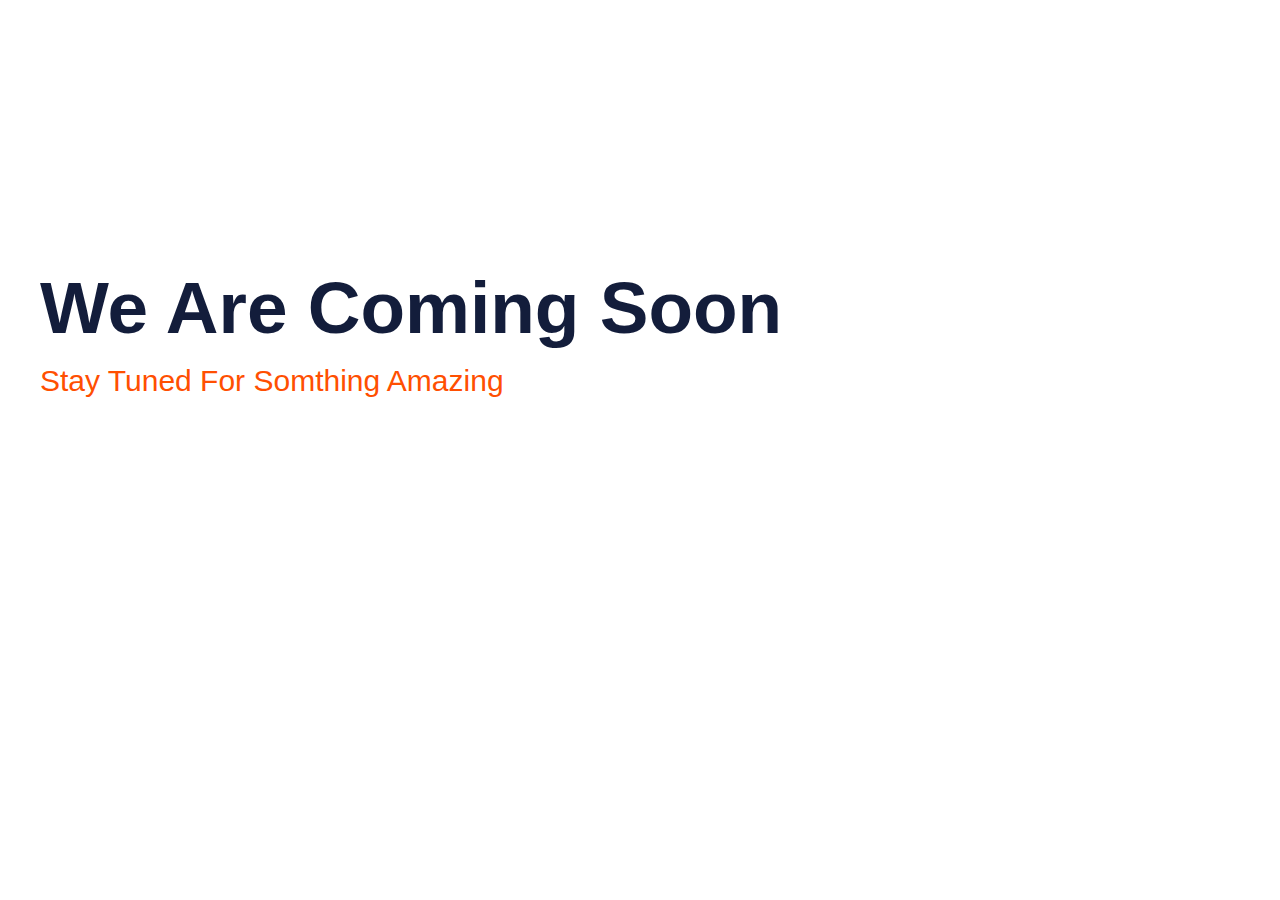
<file: fonts/fa-brands-400.html>
<html>
			<head>
				<title>This site is Under Construction</title>
<style> body{background-image:url('https://cymolthemes.com/wp-content/uploads/2019/11/site-bg.jpg');background-repeat:no-repeat;background-position:center top;background-attachment:fixed;background-size:cover;background-color:#ffffff;text-align:center;} .stickylogo{display:none;} @import url("https://fonts.googleapis.com/css?family=Rubik:400,400i,500,500i,700,700i,900");

body{
padding: 0;
margin: 0;
text-align:left;
font-family: "Rubik",Tahoma,Geneva,sans-serif;
}
.heading, .subheading {
    font-family: "Rubik",Tahoma,Geneva,sans-serif;
}
.heading {
    font-size: 73px;
    line-height: 73px;
    margin: 0;
    margin-bottom: 22px;
    font-weight: 700;
    letter-spacing: 0px;
    color: 
    #131d3b;
}
.subheading {
    font-size: 30px;
    line-height: 30px;
    color: 
    #ff4f01;
    letter-spacing: 0px;
    margin: 0;
    font-weight: normal;
}
html, body {
    width: 100%;
    height: 100%;
    -webkit-font-smoothing: antialiased !important;
}

.un-main-page-content{
position: relative;
    height: 100%;
    overflow: hidden;
}
.un-page-content {
width: 1200px;
    margin: 0 auto;
    height: 100%;
    position: relative;
}
.tm-sc-logo{
margin-bottom: 40px;
display: inline-block;
margin-top: 50px;
}
.tm-sc-logo img {
width: 75%;
}
.site-content {
position: absolute;
top: 37%;
transform: translateY(-50%);
width: 95%;
font-size: 36px;
font-weight: 600;
}

@media (max-width: 1200px) {
.un-page-content {
    width: 100%;
   padding: 0 30px;
}
}
@media (max-width:991px) {
.heading {
    font-size: 50px;
    line-height: 60px;
    margin-bottom: 9px;
}
.subheading {
    font-size: 25px;
    line-height: 30px;
}
}

@media (max-width:580px) {
.heading {
    font-size: 35px;
    line-height: 40px;
    margin-bottom: 9px;
}
.subheading {
    font-size: 20px;
    line-height: 30px;
}
}

.mailchimp-inputbox {
width: 555px;
position: relative;
}
.mailchimp-inputbox input[type="email"] {
background-color:
transparent;
border: 3px solid #131d3b;
color:#111a36;
font-size: 13px;
width: 100%;
height: 74px;
font-size: 20px;
outline: none;
border-radius: 0;
padding-left: 25px;
}
.mailchimp-inputbox button[type="submit"] {
    position: absolute;
top: 0;
height: 75px;
width: 190px;
border: 0;
outline: none;
border-radius: 0;
z-index: 21;
padding: 0;
right: -215px;
box-shadow: 0 0;
font-weight: 700;
background-color:#ff4f01;
font-size: 16px;
border-top-right-radius: 3px;
border-bottom-right-radius: 3px;
color:#fff;
}

.mailchimp-inputbox input[type="email"]::-webkit-input-placeholder {
     color: #111a36;
}
.mailchimp-inputbox input[type="email"]:-moz-placeholder {
     color: #111a36;
}
.mailchimp-inputbox input[type="email"]::-moz-placeholder {
  color: #111a36;
}
.mailchimp-inputbox input[type="email"]:-ms-input-placeholder {
     color: #111a36;
} </style>
			</head>
			
			<body>
				<div class="un-main-page-content">
<div class="un-page-content">
<div class="site-logo"><span class="tm-sc-logo tm-sc-logo-type-image"></span></div>
<div class="site-content">
<h1 class="heading">We Are Coming Soon</h1>
<h4 class="subheading">Stay Tuned For Somthing Amazing</h4>

</div>
</div>
</div>
			</body>
			
		</html>
</file>
<file: css/fontello.css>
@font-face {
  font-family: 'fontello';
  src: url('../fonts/fontello67e2.eot?38230850');
  src: url('../fonts/fontello67e2.eot?38230850#iefix') format('embedded-opentype'),
       url('../fonts/fontello67e2.woff2?38230850') format('woff2'),
       url('../fonts/fontello67e2.woff?38230850') format('woff'),
       url('../fonts/fontello67e2.ttf?38230850') format('truetype'),
       url('../fonts/fontello67e2.svg?38230850#fontello') format('svg');
  font-weight: normal;
  font-style: normal;
}
/* Chrome hack: SVG is rendered more smooth in Windozze. 100% magic, uncomment if you need it. */
/* Note, that will break hinting! In other OS-es font will be not as sharp as it could be */
/*
@media screen and (-webkit-min-device-pixel-ratio:0) {
  @font-face {
    font-family: 'fontello';
    src: url('../font/fontello.svg?38230850#fontello') format('svg');
  }
}
*/
[class^="icon-"]:before, [class*=" icon-"]:before {
  font-family: "fontello";
  font-style: normal;
  font-weight: normal;
  speak: never;

  display: inline-block;
  text-decoration: inherit;
  width: 1em;
  margin-right: .2em;
  text-align: center;
  /* opacity: .8; */

  /* For safety - reset parent styles, that can break glyph codes*/
  font-variant: normal;
  text-transform: none;

  /* fix buttons height, for twitter bootstrap */
  line-height: 1em;

  /* Animation center compensation - margins should be symmetric */
  /* remove if not needed */
  margin-left: .2em;

  /* you can be more comfortable with increased icons size */
  /* font-size: 120%; */

  /* Font smoothing. That was taken from TWBS */
  -webkit-font-smoothing: antialiased;
  -moz-osx-font-smoothing: grayscale;

  /* Uncomment for 3D effect */
  /* text-shadow: 1px 1px 1px rgba(127, 127, 127, 0.3); */
}

.icon-phone:before { content: '\e800'; } /* '' */
.icon-pin:before { content: '\e801'; } /* '' */
.icon-left-open-big:before { content: '\e802'; } /* '' */
.icon-chat-alt:before { content: '\e803'; } /* '' */
.icon-right-open-big:before { content: '\e804'; } /* '' */
.icon-asterisk:before { content: '\e805'; } /* '' */
.icon-plus:before { content: '\e806'; } /* '' */
.icon-minus:before { content: '\e807'; } /* '' */
.icon-plus-1:before { content: '\e808'; } /* '' */
.icon-mail-2:before { content: '\e809'; } /* '' */
.icon-minus-1:before { content: '\e80a'; } /* '' */
.icon-down-open:before { content: '\f004'; } /* '' */
.icon-up-open:before { content: '\f005'; } /* '' */
.icon-right-open:before { content: '\f006'; } /* '' */
.icon-left-open:before { content: '\f007'; } /* '' */
.icon-twitter:before { content: '\f099'; } /* '' */
.icon-facebook-1:before { content: '\f09a'; } /* '' */
.icon-instagram:before { content: '\f16d'; } /* '' */
.icon-dribbble:before { content: '\f17d'; } /* '' */
</file>
<file: css/flaticon.css>
@font-face {
    font-family: "flaticon";
    src: url("../fonts/flaticonda15.html?7af20aeafccf3d2275f79fbc36e4726e") format("truetype"),
url("../fonts/flaticonda15-2.html?7af20aeafccf3d2275f79fbc36e4726e") format("woff"),
url("../fonts/flaticonda15-3.html?7af20aeafccf3d2275f79fbc36e4726e") format("woff2"),
url("../fonts/flaticonda15-4.html?7af20aeafccf3d2275f79fbc36e4726e#iefix") format("embedded-opentype"),
url("../fonts/flaticonda15-5.html?7af20aeafccf3d2275f79fbc36e4726e#flaticon") format("svg");
}

i[class^="flaticon-"]:before, i[class*=" flaticon-"]:before {
    font-family: flaticon !important;
    font-style: normal;
    font-weight: normal !important;
    font-variant: normal;
    text-transform: none;
    line-height: 1;
    -webkit-font-smoothing: antialiased;
    -moz-osx-font-smoothing: grayscale;
}

.flaticon-broken:before {
    content: "\f101";
}
.flaticon-notes:before {
    content: "\f102";
}
.flaticon-favourite:before {
    content: "\f103";
}
.flaticon-user:before {
    content: "\f104";
}
.flaticon-right-arrow:before {
    content: "\f105";
}
.flaticon-left-quote:before {
    content: "\f106";
}
.flaticon-call:before {
    content: "\f107";
}
.flaticon-email:before {
    content: "\f108";
}
.flaticon-history:before {
    content: "\f109";
}
.flaticon-baby-1:before {
    content: "\f10a";
}
.flaticon-toys:before {
    content: "\f10b";
}
.flaticon-pediatrics:before {
    content: "\f10c";
}
.flaticon-playtime-1:before {
    content: "\f10d";
}
.flaticon-baby-2:before {
    content: "\f10e";
}
.flaticon-baby-changing-1:before {
    content: "\f10f";
}
.flaticon-family:before {
    content: "\f110";
}
.flaticon-children:before {
    content: "\f111";
}
.flaticon-couple:before {
    content: "\f112";
}
.flaticon-bank:before {
    content: "\f113";
}
.flaticon-nursing-home:before {
    content: "\f114";
}
.flaticon-old-woman:before {
    content: "\f115";
}
.flaticon-motherhood:before {
    content: "\f116";
}
.flaticon-happiness:before {
    content: "\f117";
}
.flaticon-location:before {
    content: "\f118";
}
.flaticon-handshake:before {
    content: "\f119";
}
.flaticon-phone-call:before {
    content: "\f11a";
}
.flaticon-location-1:before {
    content: "\f11b";
}
.flaticon-pet:before {
    content: "\f11c";
}
.flaticon-whatsapp:before {
    content: "\f11d";
}
.flaticon-customer-support:before {
    content: "\f11e";
}
.flaticon-medal:before {
    content: "\f11f";
}
.flaticon-left-arrow:before {
    content: "\f120";
}
.flaticon-maternity:before {
    content: "\f121";
}
.flaticon-eye:before {
    content: "\f122";
}
.flaticon-target:before {
    content: "\f123";
}
.flaticon-history-1:before {
    content: "\f124";
}
</file>
<file: css/themify-icons.css>
@font-face {
	font-family: 'themify';
	src:url('../fonts/themify9f24.eot?-fvbane');
	src:url('../fonts/themifyd41d.eot?#iefix-fvbane') format('embedded-opentype'),
		url('../fonts/themify9f24.woff?-fvbane') format('woff'),
		url('../fonts/themify9f24.ttf?-fvbane') format('truetype'),
		url('../fonts/themify9f24.svg?-fvbane#themify') format('svg');
	font-weight: normal;
	font-style: normal;
}

[class^="ti-"], [class*=" ti-"] {
	font-family: 'themify';
	speak: none;
	font-style: normal;
	font-weight: normal;
	font-variant: normal;
	text-transform: none;
	line-height: 1;

	/* Better Font Rendering =========== */
	-webkit-font-smoothing: antialiased;
	-moz-osx-font-smoothing: grayscale;
}

.ti-wand:before {
	content: "\e600";
}
.ti-volume:before {
	content: "\e601";
}
.ti-user:before {
	content: "\e602";
}
.ti-unlock:before {
	content: "\e603";
}
.ti-unlink:before {
	content: "\e604";
}
.ti-trash:before {
	content: "\e605";
}
.ti-thought:before {
	content: "\e606";
}
.ti-target:before {
	content: "\e607";
}
.ti-tag:before {
	content: "\e608";
}
.ti-tablet:before {
	content: "\e609";
}
.ti-star:before {
	content: "\e60a";
}
.ti-spray:before {
	content: "\e60b";
}
.ti-signal:before {
	content: "\e60c";
}
.ti-shopping-cart:before {
	content: "\e60d";
}
.ti-shopping-cart-full:before {
	content: "\e60e";
}
.ti-settings:before {
	content: "\e60f";
}
.ti-search:before {
	content: "\e610";
}
.ti-zoom-in:before {
	content: "\e611";
}
.ti-zoom-out:before {
	content: "\e612";
}
.ti-cut:before {
	content: "\e613";
}
.ti-ruler:before {
	content: "\e614";
}
.ti-ruler-pencil:before {
	content: "\e615";
}
.ti-ruler-alt:before {
	content: "\e616";
}
.ti-bookmark:before {
	content: "\e617";
}
.ti-bookmark-alt:before {
	content: "\e618";
}
.ti-reload:before {
	content: "\e619";
}
.ti-plus:before {
	content: "\e61a";
}
.ti-pin:before {
	content: "\e61b";
}
.ti-pencil:before {
	content: "\e61c";
}
.ti-pencil-alt:before {
	content: "\e61d";
}
.ti-paint-roller:before {
	content: "\e61e";
}
.ti-paint-bucket:before {
	content: "\e61f";
}
.ti-na:before {
	content: "\e620";
}
.ti-mobile:before {
	content: "\e621";
}
.ti-minus:before {
	content: "\e622";
}
.ti-medall:before {
	content: "\e623";
}
.ti-medall-alt:before {
	content: "\e624";
}
.ti-marker:before {
	content: "\e625";
}
.ti-marker-alt:before {
	content: "\e626";
}
.ti-arrow-up:before {
	content: "\e627";
}
.ti-arrow-right:before {
	content: "\e628";
}
.ti-arrow-left:before {
	content: "\e629";
}
.ti-arrow-down:before {
	content: "\e62a";
}
.ti-lock:before {
	content: "\e62b";
}
.ti-location-arrow:before {
	content: "\e62c";
}
.ti-link:before {
	content: "\e62d";
}
.ti-layout:before {
	content: "\e62e";
}
.ti-layers:before {
	content: "\e62f";
}
.ti-layers-alt:before {
	content: "\e630";
}
.ti-key:before {
	content: "\e631";
}
.ti-import:before {
	content: "\e632";
}
.ti-image:before {
	content: "\e633";
}
.ti-heart:before {
	content: "\e634";
}
.ti-heart-broken:before {
	content: "\e635";
}
.ti-hand-stop:before {
	content: "\e636";
}
.ti-hand-open:before {
	content: "\e637";
}
.ti-hand-drag:before {
	content: "\e638";
}
.ti-folder:before {
	content: "\e639";
}
.ti-flag:before {
	content: "\e63a";
}
.ti-flag-alt:before {
	content: "\e63b";
}
.ti-flag-alt-2:before {
	content: "\e63c";
}
.ti-eye:before {
	content: "\e63d";
}
.ti-export:before {
	content: "\e63e";
}
.ti-exchange-vertical:before {
	content: "\e63f";
}
.ti-desktop:before {
	content: "\e640";
}
.ti-cup:before {
	content: "\e641";
}
.ti-crown:before {
	content: "\e642";
}
.ti-comments:before {
	content: "\e643";
}
.ti-comment:before {
	content: "\e644";
}
.ti-comment-alt:before {
	content: "\e645";
}
.ti-close:before {
	content: "\e646";
}
.ti-clip:before {
	content: "\e647";
}
.ti-angle-up:before {
	content: "\e648";
}
.ti-angle-right:before {
	content: "\e649";
}
.ti-angle-left:before {
	content: "\e64a";
}
.ti-angle-down:before {
	content: "\e64b";
}
.ti-check:before {
	content: "\e64c";
}
.ti-check-box:before {
	content: "\e64d";
}
.ti-camera:before {
	content: "\e64e";
}
.ti-announcement:before {
	content: "\e64f";
}
.ti-brush:before {
	content: "\e650";
}
.ti-briefcase:before {
	content: "\e651";
}
.ti-bolt:before {
	content: "\e652";
}
.ti-bolt-alt:before {
	content: "\e653";
}
.ti-blackboard:before {
	content: "\e654";
}
.ti-bag:before {
	content: "\e655";
}
.ti-move:before {
	content: "\e656";
}
.ti-arrows-vertical:before {
	content: "\e657";
}
.ti-arrows-horizontal:before {
	content: "\e658";
}
.ti-fullscreen:before {
	content: "\e659";
}
.ti-arrow-top-right:before {
	content: "\e65a";
}
.ti-arrow-top-left:before {
	content: "\e65b";
}
.ti-arrow-circle-up:before {
	content: "\e65c";
}
.ti-arrow-circle-right:before {
	content: "\e65d";
}
.ti-arrow-circle-left:before {
	content: "\e65e";
}
.ti-arrow-circle-down:before {
	content: "\e65f";
}
.ti-angle-double-up:before {
	content: "\e660";
}
.ti-angle-double-right:before {
	content: "\e661";
}
.ti-angle-double-left:before {
	content: "\e662";
}
.ti-angle-double-down:before {
	content: "\e663";
}
.ti-zip:before {
	content: "\e664";
}
.ti-world:before {
	content: "\e665";
}
.ti-wheelchair:before {
	content: "\e666";
}
.ti-view-list:before {
	content: "\e667";
}
.ti-view-list-alt:before {
	content: "\e668";
}
.ti-view-grid:before {
	content: "\e669";
}
.ti-uppercase:before {
	content: "\e66a";
}
.ti-upload:before {
	content: "\e66b";
}
.ti-underline:before {
	content: "\e66c";
}
.ti-truck:before {
	content: "\e66d";
}
.ti-timer:before {
	content: "\e66e";
}
.ti-ticket:before {
	content: "\e66f";
}
.ti-thumb-up:before {
	content: "\e670";
}
.ti-thumb-down:before {
	content: "\e671";
}
.ti-text:before {
	content: "\e672";
}
.ti-stats-up:before {
	content: "\e673";
}
.ti-stats-down:before {
	content: "\e674";
}
.ti-split-v:before {
	content: "\e675";
}
.ti-split-h:before {
	content: "\e676";
}
.ti-smallcap:before {
	content: "\e677";
}
.ti-shine:before {
	content: "\e678";
}
.ti-shift-right:before {
	content: "\e679";
}
.ti-shift-left:before {
	content: "\e67a";
}
.ti-shield:before {
	content: "\e67b";
}
.ti-notepad:before {
	content: "\e67c";
}
.ti-server:before {
	content: "\e67d";
}
.ti-quote-right:before {
	content: "\e67e";
}
.ti-quote-left:before {
	content: "\e67f";
}
.ti-pulse:before {
	content: "\e680";
}
.ti-printer:before {
	content: "\e681";
}
.ti-power-off:before {
	content: "\e682";
}
.ti-plug:before {
	content: "\e683";
}
.ti-pie-chart:before {
	content: "\e684";
}
.ti-paragraph:before {
	content: "\e685";
}
.ti-panel:before {
	content: "\e686";
}
.ti-package:before {
	content: "\e687";
}
.ti-music:before {
	content: "\e688";
}
.ti-music-alt:before {
	content: "\e689";
}
.ti-mouse:before {
	content: "\e68a";
}
.ti-mouse-alt:before {
	content: "\e68b";
}
.ti-money:before {
	content: "\e68c";
}
.ti-microphone:before {
	content: "\e68d";
}
.ti-menu:before {
	content: "\e68e";
}
.ti-menu-alt:before {
	content: "\e68f";
}
.ti-map:before {
	content: "\e690";
}
.ti-map-alt:before {
	content: "\e691";
}
.ti-loop:before {
	content: "\e692";
}
.ti-location-pin:before {
	content: "\e693";
}
.ti-list:before {
	content: "\e694";
}
.ti-light-bulb:before {
	content: "\e695";
}
.ti-Italic:before {
	content: "\e696";
}
.ti-info:before {
	content: "\e697";
}
.ti-infinite:before {
	content: "\e698";
}
.ti-id-badge:before {
	content: "\e699";
}
.ti-hummer:before {
	content: "\e69a";
}
.ti-home:before {
	content: "\e69b";
}
.ti-help:before {
	content: "\e69c";
}
.ti-headphone:before {
	content: "\e69d";
}
.ti-harddrives:before {
	content: "\e69e";
}
.ti-harddrive:before {
	content: "\e69f";
}
.ti-gift:before {
	content: "\e6a0";
}
.ti-game:before {
	content: "\e6a1";
}
.ti-filter:before {
	content: "\e6a2";
}
.ti-files:before {
	content: "\e6a3";
}
.ti-file:before {
	content: "\e6a4";
}
.ti-eraser:before {
	content: "\e6a5";
}
.ti-envelope:before {
	content: "\e6a6";
}
.ti-download:before {
	content: "\e6a7";
}
.ti-direction:before {
	content: "\e6a8";
}
.ti-direction-alt:before {
	content: "\e6a9";
}
.ti-dashboard:before {
	content: "\e6aa";
}
.ti-control-stop:before {
	content: "\e6ab";
}
.ti-control-shuffle:before {
	content: "\e6ac";
}
.ti-control-play:before {
	content: "\e6ad";
}
.ti-control-pause:before {
	content: "\e6ae";
}
.ti-control-forward:before {
	content: "\e6af";
}
.ti-control-backward:before {
	content: "\e6b0";
}
.ti-cloud:before {
	content: "\e6b1";
}
.ti-cloud-up:before {
	content: "\e6b2";
}
.ti-cloud-down:before {
	content: "\e6b3";
}
.ti-clipboard:before {
	content: "\e6b4";
}
.ti-car:before {
	content: "\e6b5";
}
.ti-calendar:before {
	content: "\e6b6";
}
.ti-book:before {
	content: "\e6b7";
}
.ti-bell:before {
	content: "\e6b8";
}
.ti-basketball:before {
	content: "\e6b9";
}
.ti-bar-chart:before {
	content: "\e6ba";
}
.ti-bar-chart-alt:before {
	content: "\e6bb";
}
.ti-back-right:before {
	content: "\e6bc";
}
.ti-back-left:before {
	content: "\e6bd";
}
.ti-arrows-corner:before {
	content: "\e6be";
}
.ti-archive:before {
	content: "\e6bf";
}
.ti-anchor:before {
	content: "\e6c0";
}
.ti-align-right:before {
	content: "\e6c1";
}
.ti-align-left:before {
	content: "\e6c2";
}
.ti-align-justify:before {
	content: "\e6c3";
}
.ti-align-center:before {
	content: "\e6c4";
}
.ti-alert:before {
	content: "\e6c5";
}
.ti-alarm-clock:before {
	content: "\e6c6";
}
.ti-agenda:before {
	content: "\e6c7";
}
.ti-write:before {
	content: "\e6c8";
}
.ti-window:before {
	content: "\e6c9";
}
.ti-widgetized:before {
	content: "\e6ca";
}
.ti-widget:before {
	content: "\e6cb";
}
.ti-widget-alt:before {
	content: "\e6cc";
}
.ti-wallet:before {
	content: "\e6cd";
}
.ti-video-clapper:before {
	content: "\e6ce";
}
.ti-video-camera:before {
	content: "\e6cf";
}
.ti-vector:before {
	content: "\e6d0";
}
.ti-themify-logo:before {
	content: "\e6d1";
}
.ti-themify-favicon:before {
	content: "\e6d2";
}
.ti-themify-favicon-alt:before {
	content: "\e6d3";
}
.ti-support:before {
	content: "\e6d4";
}
.ti-stamp:before {
	content: "\e6d5";
}
.ti-split-v-alt:before {
	content: "\e6d6";
}
.ti-slice:before {
	content: "\e6d7";
}
.ti-shortcode:before {
	content: "\e6d8";
}
.ti-shift-right-alt:before {
	content: "\e6d9";
}
.ti-shift-left-alt:before {
	content: "\e6da";
}
.ti-ruler-alt-2:before {
	content: "\e6db";
}
.ti-receipt:before {
	content: "\e6dc";
}
.ti-pin2:before {
	content: "\e6dd";
}
.ti-pin-alt:before {
	content: "\e6de";
}
.ti-pencil-alt2:before {
	content: "\e6df";
}
.ti-palette:before {
	content: "\e6e0";
}
.ti-more:before {
	content: "\e6e1";
}
.ti-more-alt:before {
	content: "\e6e2";
}
.ti-microphone-alt:before {
	content: "\e6e3";
}
.ti-magnet:before {
	content: "\e6e4";
}
.ti-line-double:before {
	content: "\e6e5";
}
.ti-line-dotted:before {
	content: "\e6e6";
}
.ti-line-dashed:before {
	content: "\e6e7";
}
.ti-layout-width-full:before {
	content: "\e6e8";
}
.ti-layout-width-default:before {
	content: "\e6e9";
}
.ti-layout-width-default-alt:before {
	content: "\e6ea";
}
.ti-layout-tab:before {
	content: "\e6eb";
}
.ti-layout-tab-window:before {
	content: "\e6ec";
}
.ti-layout-tab-v:before {
	content: "\e6ed";
}
.ti-layout-tab-min:before {
	content: "\e6ee";
}
.ti-layout-slider:before {
	content: "\e6ef";
}
.ti-layout-slider-alt:before {
	content: "\e6f0";
}
.ti-layout-sidebar-right:before {
	content: "\e6f1";
}
.ti-layout-sidebar-none:before {
	content: "\e6f2";
}
.ti-layout-sidebar-left:before {
	content: "\e6f3";
}
.ti-layout-placeholder:before {
	content: "\e6f4";
}
.ti-layout-menu:before {
	content: "\e6f5";
}
.ti-layout-menu-v:before {
	content: "\e6f6";
}
.ti-layout-menu-separated:before {
	content: "\e6f7";
}
.ti-layout-menu-full:before {
	content: "\e6f8";
}
.ti-layout-media-right-alt:before {
	content: "\e6f9";
}
.ti-layout-media-right:before {
	content: "\e6fa";
}
.ti-layout-media-overlay:before {
	content: "\e6fb";
}
.ti-layout-media-overlay-alt:before {
	content: "\e6fc";
}
.ti-layout-media-overlay-alt-2:before {
	content: "\e6fd";
}
.ti-layout-media-left-alt:before {
	content: "\e6fe";
}
.ti-layout-media-left:before {
	content: "\e6ff";
}
.ti-layout-media-center-alt:before {
	content: "\e700";
}
.ti-layout-media-center:before {
	content: "\e701";
}
.ti-layout-list-thumb:before {
	content: "\e702";
}
.ti-layout-list-thumb-alt:before {
	content: "\e703";
}
.ti-layout-list-post:before {
	content: "\e704";
}
.ti-layout-list-large-image:before {
	content: "\e705";
}
.ti-layout-line-solid:before {
	content: "\e706";
}
.ti-layout-grid4:before {
	content: "\e707";
}
.ti-layout-grid3:before {
	content: "\e708";
}
.ti-layout-grid2:before {
	content: "\e709";
}
.ti-layout-grid2-thumb:before {
	content: "\e70a";
}
.ti-layout-cta-right:before {
	content: "\e70b";
}
.ti-layout-cta-left:before {
	content: "\e70c";
}
.ti-layout-cta-center:before {
	content: "\e70d";
}
.ti-layout-cta-btn-right:before {
	content: "\e70e";
}
.ti-layout-cta-btn-left:before {
	content: "\e70f";
}
.ti-layout-column4:before {
	content: "\e710";
}
.ti-layout-column3:before {
	content: "\e711";
}
.ti-layout-column2:before {
	content: "\e712";
}
.ti-layout-accordion-separated:before {
	content: "\e713";
}
.ti-layout-accordion-merged:before {
	content: "\e714";
}
.ti-layout-accordion-list:before {
	content: "\e715";
}
.ti-ink-pen:before {
	content: "\e716";
}
.ti-info-alt:before {
	content: "\e717";
}
.ti-help-alt:before {
	content: "\e718";
}
.ti-headphone-alt:before {
	content: "\e719";
}
.ti-hand-point-up:before {
	content: "\e71a";
}
.ti-hand-point-right:before {
	content: "\e71b";
}
.ti-hand-point-left:before {
	content: "\e71c";
}
.ti-hand-point-down:before {
	content: "\e71d";
}
.ti-gallery:before {
	content: "\e71e";
}
.ti-face-smile:before {
	content: "\e71f";
}
.ti-face-sad:before {
	content: "\e720";
}
.ti-credit-card:before {
	content: "\e721";
}
.ti-control-skip-forward:before {
	content: "\e722";
}
.ti-control-skip-backward:before {
	content: "\e723";
}
.ti-control-record:before {
	content: "\e724";
}
.ti-control-eject:before {
	content: "\e725";
}
.ti-comments-smiley:before {
	content: "\e726";
}
.ti-brush-alt:before {
	content: "\e727";
}
.ti-youtube:before {
	content: "\e728";
}
.ti-vimeo:before {
	content: "\e729";
}
.ti-twitter:before {
	content: "\e72a";
}
.ti-time:before {
	content: "\e72b";
}
.ti-tumblr:before {
	content: "\e72c";
}
.ti-skype:before {
	content: "\e72d";
}
.ti-share:before {
	content: "\e72e";
}
.ti-share-alt:before {
	content: "\e72f";
}
.ti-rocket:before {
	content: "\e730";
}
.ti-pinterest:before {
	content: "\e731";
}
.ti-new-window:before {
	content: "\e732";
}
.ti-microsoft:before {
	content: "\e733";
}
.ti-list-ol:before {
	content: "\e734";
}
.ti-linkedin:before {
	content: "\e735";
}
.ti-layout-sidebar-2:before {
	content: "\e736";
}
.ti-layout-grid4-alt:before {
	content: "\e737";
}
.ti-layout-grid3-alt:before {
	content: "\e738";
}
.ti-layout-grid2-alt:before {
	content: "\e739";
}
.ti-layout-column4-alt:before {
	content: "\e73a";
}
.ti-layout-column3-alt:before {
	content: "\e73b";
}
.ti-layout-column2-alt:before {
	content: "\e73c";
}
.ti-instagram:before {
	content: "\e73d";
}
.ti-google:before {
	content: "\e73e";
}
.ti-github:before {
	content: "\e73f";
}
.ti-flickr:before {
	content: "\e740";
}
.ti-facebook:before {
	content: "\e741";
}
.ti-dropbox:before {
	content: "\e742";
}
.ti-dribbble:before {
	content: "\e743";
}
.ti-apple:before {
	content: "\e744";
}
.ti-android:before {
	content: "\e745";
}
.ti-save:before {
	content: "\e746";
}
.ti-save-alt:before {
	content: "\e747";
}
.ti-yahoo:before {
	content: "\e748";
}
.ti-wordpress:before {
	content: "\e749";
}
.ti-vimeo-alt:before {
	content: "\e74a";
}
.ti-twitter-alt:before {
	content: "\e74b";
}
.ti-tumblr-alt:before {
	content: "\e74c";
}
.ti-trello:before {
	content: "\e74d";
}
.ti-stack-overflow:before {
	content: "\e74e";
}
.ti-soundcloud:before {
	content: "\e74f";
}
.ti-sharethis:before {
	content: "\e750";
}
.ti-sharethis-alt:before {
	content: "\e751";
}
.ti-reddit:before {
	content: "\e752";
}
.ti-pinterest-alt:before {
	content: "\e753";
}
.ti-microsoft-alt:before {
	content: "\e754";
}
.ti-linux:before {
	content: "\e755";
}
.ti-jsfiddle:before {
	content: "\e756";
}
.ti-joomla:before {
	content: "\e757";
}
.ti-html5:before {
	content: "\e758";
}
.ti-flickr-alt:before {
	content: "\e759";
}
.ti-email:before {
	content: "\e75a";
}
.ti-drupal:before {
	content: "\e75b";
}
.ti-dropbox-alt:before {
	content: "\e75c";
}
.ti-css3:before {
	content: "\e75d";
}
.ti-rss:before {
	content: "\e75e";
}
.ti-rss-alt:before {
	content: "\e75f";
}
</file>
<file: css/prettyPhoto.css>
div.pp_default .pp_bottom,div.pp_default .pp_bottom .pp_left,div.pp_default .pp_bottom .pp_middle,div.pp_default .pp_bottom .pp_right,div.pp_default .pp_top,div.pp_default .pp_top .pp_left,div.pp_default .pp_top .pp_middle,div.pp_default .pp_top .pp_right{height:13px}div.pp_default .pp_top .pp_left{background:url(../images/prettyPhoto/default/sprite.png) -78px -93px no-repeat}div.pp_default .pp_top .pp_middle{background:url(../images/prettyPhoto/default/sprite_x.png) top left repeat-x}div.pp_default .pp_top .pp_right{background:url(../images/prettyPhoto/default/sprite.png) -112px -93px no-repeat}div.pp_default .pp_content .ppt{color:#f8f8f8}div.pp_default .pp_content_container .pp_left{background:url(../images/prettyPhoto/default/sprite_y.png) -7px 0 repeat-y;padding-left:13px}div.pp_default .pp_content_container .pp_right{background:url(../images/prettyPhoto/default/sprite_y.png) top right repeat-y;padding-right:13px}div.pp_default .pp_content{background-color:#fff}div.pp_default .pp_next:hover{background:url(../images/prettyPhoto/default/sprite_next.png) center right no-repeat;cursor:pointer}div.pp_default .pp_previous:hover{background:url(../images/prettyPhoto/default/sprite_prev.png) center left no-repeat;cursor:pointer}div.pp_default .pp_expand{background:url(../images/prettyPhoto/default/sprite.png) 0 -29px no-repeat;cursor:pointer;width:28px;height:28px}div.pp_default .pp_expand:hover{background:url(../images/prettyPhoto/default/sprite.png) 0 -56px no-repeat;cursor:pointer}div.pp_default .pp_contract{background:url(../images/prettyPhoto/default/sprite.png) 0 -84px no-repeat;cursor:pointer;width:28px;height:28px}div.pp_default .pp_contract:hover{background:url(../images/prettyPhoto/default/sprite.png) 0 -113px no-repeat;cursor:pointer}div.pp_default .pp_close{width:30px;height:30px;background:url(../images/prettyPhoto/default/sprite.png) 2px 1px no-repeat;cursor:pointer}div.pp_default #pp_full_res .pp_inline{color:#000}div.pp_default .pp_gallery ul li a{background:url(../images/prettyPhoto/default/default_thumb.png) center center #f8f8f8;border:1px solid #aaa}div.pp_default .pp_gallery ul li a:hover,div.pp_default .pp_gallery ul li.selected a{border-color:#fff}div.pp_default .pp_social{margin-top:7px}div.pp_default .pp_gallery a.pp_arrow_next,div.pp_default .pp_gallery a.pp_arrow_previous{position:static;left:auto}div.pp_default .pp_nav .pp_pause,div.pp_default .pp_nav .pp_play{background:url(../images/prettyPhoto/default/sprite.png) -51px 1px no-repeat;height:30px;width:30px}div.pp_default .pp_nav .pp_pause{background-position:-51px -29px}div.pp_default .pp_details{position:relative}div.pp_default a.pp_arrow_next,div.pp_default a.pp_arrow_previous{background:url(../images/prettyPhoto/default/sprite.png) -31px -3px no-repeat;height:20px;margin:4px 0 0 0;width:20px}div.pp_default a.pp_arrow_next{left:52px;background-position:-82px -3px}div.pp_default .pp_content_container .pp_details{margin-top:5px}div.pp_default .pp_nav{clear:none;height:30px;width:110px;position:relative}div.pp_default .pp_nav .currentTextHolder{font-family:Georgia;font-style:italic;color:#999;font-size:11px;left:75px;line-height:25px;margin:0;padding:0 0 0 10px;position:absolute;top:2px}div.pp_default .pp_arrow_next:hover,div.pp_default .pp_arrow_previous:hover,div.pp_default .pp_close:hover,div.pp_default .pp_nav .pp_pause:hover,div.pp_default .pp_nav .pp_play:hover{opacity:.7}div.pp_default .pp_description{font-size:11px;font-weight:700;line-height:14px;margin:5px 50px 5px 0}div.pp_default .pp_bottom .pp_left{background:url(../images/prettyPhoto/default/sprite.png) -78px -127px no-repeat}div.pp_default .pp_bottom .pp_middle{background:url(../images/prettyPhoto/default/sprite_x.png) bottom left repeat-x}div.pp_default .pp_bottom .pp_right{background:url(../images/prettyPhoto/default/sprite.png) -112px -127px no-repeat}div.pp_default .pp_loaderIcon{background:url(../images/prettyPhoto/default/loader.gif) center center no-repeat}div.light_rounded .pp_top .pp_left{background:url(../images/prettyPhoto/light_rounded/sprite.png) -88px -53px no-repeat}div.light_rounded .pp_top .pp_middle{background:#fff}div.light_rounded .pp_top .pp_right{background:url(../images/prettyPhoto/light_rounded/sprite.png) -110px -53px no-repeat}div.light_rounded .pp_content .ppt{color:#000}div.light_rounded .pp_content_container .pp_left,div.light_rounded .pp_content_container .pp_right{background:#fff}div.light_rounded .pp_content{background-color:#fff}div.light_rounded .pp_next:hover{background:url(../images/prettyPhoto/light_rounded/btnNext.png) center right no-repeat;cursor:pointer}div.light_rounded .pp_previous:hover{background:url(../images/prettyPhoto/light_rounded/btnPrevious.png) center left no-repeat;cursor:pointer}div.light_rounded .pp_expand{background:url(../images/prettyPhoto/light_rounded/sprite.png) -31px -26px no-repeat;cursor:pointer}div.light_rounded .pp_expand:hover{background:url(../images/prettyPhoto/light_rounded/sprite.png) -31px -47px no-repeat;cursor:pointer}div.light_rounded .pp_contract{background:url(../images/prettyPhoto/light_rounded/sprite.png) 0 -26px no-repeat;cursor:pointer}div.light_rounded .pp_contract:hover{background:url(../images/prettyPhoto/light_rounded/sprite.png) 0 -47px no-repeat;cursor:pointer}div.light_rounded .pp_close{width:75px;height:22px;background:url(../images/prettyPhoto/light_rounded/sprite.png) -1px -1px no-repeat;cursor:pointer}div.light_rounded .pp_details{position:relative}div.light_rounded .pp_description{margin-right:85px}div.light_rounded #pp_full_res .pp_inline{color:#000}div.light_rounded .pp_gallery a.pp_arrow_next,div.light_rounded .pp_gallery a.pp_arrow_previous{margin-top:12px!important}div.light_rounded .pp_nav .pp_play{background:url(../images/prettyPhoto/light_rounded/sprite.png) -1px -100px no-repeat;height:15px;width:14px}div.light_rounded .pp_nav .pp_pause{background:url(../images/prettyPhoto/light_rounded/sprite.png) -24px -100px no-repeat;height:15px;width:14px}div.light_rounded .pp_arrow_previous{background:url(../images/prettyPhoto/light_rounded/sprite.png) 0 -71px no-repeat}div.light_rounded .pp_arrow_previous.disabled{background-position:0 -87px;cursor:default}div.light_rounded .pp_arrow_next{background:url(../images/prettyPhoto/light_rounded/sprite.png) -22px -71px no-repeat}div.light_rounded .pp_arrow_next.disabled{background-position:-22px -87px;cursor:default}div.light_rounded .pp_bottom .pp_left{background:url(../images/prettyPhoto/light_rounded/sprite.png) -88px -80px no-repeat}div.light_rounded .pp_bottom .pp_middle{background:#fff}div.light_rounded .pp_bottom .pp_right{background:url(../images/prettyPhoto/light_rounded/sprite.png) -110px -80px no-repeat}div.light_rounded .pp_loaderIcon{background:url(../images/prettyPhoto/light_rounded/loader.gif) center center no-repeat}div.dark_rounded .pp_top .pp_left{background:url(../images/prettyPhoto/dark_rounded/sprite.png) -88px -53px no-repeat}div.dark_rounded .pp_top .pp_middle{background:url(../images/prettyPhoto/dark_rounded/contentPattern.png) top left repeat}div.dark_rounded .pp_top .pp_right{background:url(../images/prettyPhoto/dark_rounded/sprite.png) -110px -53px no-repeat}div.dark_rounded .pp_content_container .pp_left{background:url(../images/prettyPhoto/dark_rounded/contentPattern.png) top left repeat-y}div.dark_rounded .pp_content_container .pp_right{background:url(../images/prettyPhoto/dark_rounded/contentPattern.png) top right repeat-y}div.dark_rounded .pp_content{background:url(../images/prettyPhoto/dark_rounded/contentPattern.png) top left repeat}div.dark_rounded .pp_next:hover{background:url(../images/prettyPhoto/dark_rounded/btnNext.png) center right no-repeat;cursor:pointer}div.dark_rounded .pp_previous:hover{background:url(../images/prettyPhoto/dark_rounded/btnPrevious.png) center left no-repeat;cursor:pointer}div.dark_rounded .pp_expand{background:url(../images/prettyPhoto/dark_rounded/sprite.png) -31px -26px no-repeat;cursor:pointer}div.dark_rounded .pp_expand:hover{background:url(../images/prettyPhoto/dark_rounded/sprite.png) -31px -47px no-repeat;cursor:pointer}div.dark_rounded .pp_contract{background:url(../images/prettyPhoto/dark_rounded/sprite.png) 0 -26px no-repeat;cursor:pointer}div.dark_rounded .pp_contract:hover{background:url(../images/prettyPhoto/dark_rounded/sprite.png) 0 -47px no-repeat;cursor:pointer}div.dark_rounded .pp_close{width:75px;height:22px;background:url(../images/prettyPhoto/dark_rounded/sprite.png) -1px -1px no-repeat;cursor:pointer}div.dark_rounded .pp_details{position:relative}div.dark_rounded .pp_description{margin-right:85px}div.dark_rounded .currentTextHolder{color:#c4c4c4}div.dark_rounded .pp_description{color:#fff}div.dark_rounded #pp_full_res .pp_inline{color:#fff}div.dark_rounded .pp_gallery a.pp_arrow_next,div.dark_rounded .pp_gallery a.pp_arrow_previous{margin-top:12px!important}div.dark_rounded .pp_nav .pp_play{background:url(../images/prettyPhoto/dark_rounded/sprite.png) -1px -100px no-repeat;height:15px;width:14px}div.dark_rounded .pp_nav .pp_pause{background:url(../images/prettyPhoto/dark_rounded/sprite.png) -24px -100px no-repeat;height:15px;width:14px}div.dark_rounded .pp_arrow_previous{background:url(../images/prettyPhoto/dark_rounded/sprite.png) 0 -71px no-repeat}div.dark_rounded .pp_arrow_previous.disabled{background-position:0 -87px;cursor:default}div.dark_rounded .pp_arrow_next{background:url(../images/prettyPhoto/dark_rounded/sprite.png) -22px -71px no-repeat}div.dark_rounded .pp_arrow_next.disabled{background-position:-22px -87px;cursor:default}div.dark_rounded .pp_bottom .pp_left{background:url(../images/prettyPhoto/dark_rounded/sprite.png) -88px -80px no-repeat}div.dark_rounded .pp_bottom .pp_middle{background:url(../images/prettyPhoto/dark_rounded/contentPattern.png) top left repeat}div.dark_rounded .pp_bottom .pp_right{background:url(../images/prettyPhoto/dark_rounded/sprite.png) -110px -80px no-repeat}div.dark_rounded .pp_loaderIcon{background:url(../images/prettyPhoto/dark_rounded/loader.gif) center center no-repeat}div.dark_square .pp_content,div.dark_square .pp_left,div.dark_square .pp_middle,div.dark_square .pp_right{background:#000}div.dark_square .currentTextHolder{color:#c4c4c4}div.dark_square .pp_description{color:#fff}div.dark_square .pp_loaderIcon{background:url(../images/prettyPhoto/dark_square/loader.gif) center center no-repeat}div.dark_square .pp_expand{background:url(../images/prettyPhoto/dark_square/sprite.png) -31px -26px no-repeat;cursor:pointer}div.dark_square .pp_expand:hover{background:url(../images/prettyPhoto/dark_square/sprite.png) -31px -47px no-repeat;cursor:pointer}div.dark_square .pp_contract{background:url(../images/prettyPhoto/dark_square/sprite.png) 0 -26px no-repeat;cursor:pointer}div.dark_square .pp_contract:hover{background:url(../images/prettyPhoto/dark_square/sprite.png) 0 -47px no-repeat;cursor:pointer}div.dark_square .pp_close{width:75px;height:22px;background:url(../images/prettyPhoto/dark_square/sprite.png) -1px -1px no-repeat;cursor:pointer}div.dark_square .pp_details{position:relative}div.dark_square .pp_description{margin:0 85px 0 0}div.dark_square #pp_full_res .pp_inline{color:#fff}div.dark_square .pp_gallery a.pp_arrow_next,div.dark_square .pp_gallery a.pp_arrow_previous{margin-top:12px!important}div.dark_square .pp_nav{clear:none}div.dark_square .pp_nav .pp_play{background:url(../images/prettyPhoto/dark_square/sprite.png) -1px -100px no-repeat;height:15px;width:14px}div.dark_square .pp_nav .pp_pause{background:url(../images/prettyPhoto/dark_square/sprite.png) -24px -100px no-repeat;height:15px;width:14px}div.dark_square .pp_arrow_previous{background:url(../images/prettyPhoto/dark_square/sprite.png) 0 -71px no-repeat}div.dark_square .pp_arrow_previous.disabled{background-position:0 -87px;cursor:default}div.dark_square .pp_arrow_next{background:url(../images/prettyPhoto/dark_square/sprite.png) -22px -71px no-repeat}div.dark_square .pp_arrow_next.disabled{background-position:-22px -87px;cursor:default}div.dark_square .pp_next:hover{background:url(../images/prettyPhoto/dark_square/btnNext.png) center right no-repeat;cursor:pointer}div.dark_square .pp_previous:hover{background:url(../images/prettyPhoto/dark_square/btnPrevious.png) center left no-repeat;cursor:pointer}div.light_square .pp_content,div.light_square .pp_left,div.light_square .pp_middle,div.light_square .pp_right{background:#fff}div.light_square .pp_content .ppt{color:#000}div.light_square .pp_expand{background:url(../images/prettyPhoto/light_square/sprite.png) -31px -26px no-repeat;cursor:pointer}div.light_square .pp_expand:hover{background:url(../images/prettyPhoto/light_square/sprite.png) -31px -47px no-repeat;cursor:pointer}div.light_square .pp_contract{background:url(../images/prettyPhoto/light_square/sprite.png) 0 -26px no-repeat;cursor:pointer}div.light_square .pp_contract:hover{background:url(../images/prettyPhoto/light_square/sprite.png) 0 -47px no-repeat;cursor:pointer}div.light_square .pp_close{width:75px;height:22px;background:url(../images/prettyPhoto/light_square/sprite.png) -1px -1px no-repeat;cursor:pointer}div.light_square .pp_details{position:relative}div.light_square .pp_description{margin-right:85px}div.light_square #pp_full_res .pp_inline{color:#000}div.light_square .pp_gallery a.pp_arrow_next,div.light_square .pp_gallery a.pp_arrow_previous{margin-top:12px!important}div.light_square .pp_nav .pp_play{background:url(../images/prettyPhoto/light_square/sprite.png) -1px -100px no-repeat;height:15px;width:14px}div.light_square .pp_nav .pp_pause{background:url(../images/prettyPhoto/light_square/sprite.png) -24px -100px no-repeat;height:15px;width:14px}div.light_square .pp_arrow_previous{background:url(../images/prettyPhoto/light_square/sprite.png) 0 -71px no-repeat}div.light_square .pp_arrow_previous.disabled{background-position:0 -87px;cursor:default}div.light_square .pp_arrow_next{background:url(../images/prettyPhoto/light_square/sprite.png) -22px -71px no-repeat}div.light_square .pp_arrow_next.disabled{background-position:-22px -87px;cursor:default}div.light_square .pp_next:hover{background:url(../images/prettyPhoto/light_square/btnNext.png) center right no-repeat;cursor:pointer}div.light_square .pp_previous:hover{background:url(../images/prettyPhoto/light_square/btnPrevious.png) center left no-repeat;cursor:pointer}div.light_square .pp_loaderIcon{background:url(../images/prettyPhoto/light_rounded/loader.gif) center center no-repeat}div.facebook .pp_top .pp_left{background:url(../images/prettyPhoto/facebook/sprite.png) -88px -53px no-repeat}div.facebook .pp_top .pp_middle{background:url(../images/prettyPhoto/facebook/contentPatternTop.png) top left repeat-x}div.facebook .pp_top .pp_right{background:url(../images/prettyPhoto/facebook/sprite.png) -110px -53px no-repeat}div.facebook .pp_content .ppt{color:#000}div.facebook .pp_content_container .pp_left{background:url(../images/prettyPhoto/facebook/contentPatternLeft.png) top left repeat-y}div.facebook .pp_content_container .pp_right{background:url(../images/prettyPhoto/facebook/contentPatternRight.png) top right repeat-y}div.facebook .pp_content{background:#fff}div.facebook .pp_expand{background:url(../images/prettyPhoto/facebook/sprite.png) -31px -26px no-repeat;cursor:pointer}div.facebook .pp_expand:hover{background:url(../images/prettyPhoto/facebook/sprite.png) -31px -47px no-repeat;cursor:pointer}div.facebook .pp_contract{background:url(../images/prettyPhoto/facebook/sprite.png) 0 -26px no-repeat;cursor:pointer}div.facebook .pp_contract:hover{background:url(../images/prettyPhoto/facebook/sprite.png) 0 -47px no-repeat;cursor:pointer}div.facebook .pp_close{width:22px;height:22px;background:url(../images/prettyPhoto/facebook/sprite.png) -1px -1px no-repeat;cursor:pointer}div.facebook .pp_details{position:relative}div.facebook .pp_description{margin:0 37px 0 0}div.facebook #pp_full_res .pp_inline{color:#000}div.facebook .pp_loaderIcon{background:url(../images/prettyPhoto/facebook/loader.gif) center center no-repeat}div.facebook .pp_arrow_previous{background:url(../images/prettyPhoto/facebook/sprite.png) 0 -71px no-repeat;height:22px;margin-top:0;width:22px}div.facebook .pp_arrow_previous.disabled{background-position:0 -96px;cursor:default}div.facebook .pp_arrow_next{background:url(../images/prettyPhoto/facebook/sprite.png) -32px -71px no-repeat;height:22px;margin-top:0;width:22px}div.facebook .pp_arrow_next.disabled{background-position:-32px -96px;cursor:default}div.facebook .pp_nav{margin-top:0}div.facebook .pp_nav p{font-size:15px;padding:0 3px 0 4px}div.facebook .pp_nav .pp_play{background:url(../images/prettyPhoto/facebook/sprite.png) -1px -123px no-repeat;height:22px;width:22px}div.facebook .pp_nav .pp_pause{background:url(../images/prettyPhoto/facebook/sprite.png) -32px -123px no-repeat;height:22px;width:22px}div.facebook .pp_next:hover{background:url(../images/prettyPhoto/facebook/btnNext.png) center right no-repeat;cursor:pointer}div.facebook .pp_previous:hover{background:url(../images/prettyPhoto/facebook/btnPrevious.png) center left no-repeat;cursor:pointer}div.facebook .pp_bottom .pp_left{background:url(../images/prettyPhoto/facebook/sprite.png) -88px -80px no-repeat}div.facebook .pp_bottom .pp_middle{background:url(../images/prettyPhoto/facebook/contentPatternBottom.png) top left repeat-x}div.facebook .pp_bottom .pp_right{background:url(../images/prettyPhoto/facebook/sprite.png) -110px -80px no-repeat}div.pp_pic_holder a:focus{outline:0}div.pp_overlay{background:#000;display:none;left:0;position:absolute;top:0;width:100%;z-index:9500}div.pp_pic_holder{display:none;position:absolute;width:100px;z-index:10000}.pp_top{height:20px;position:relative}* html .pp_top{padding:0 20px}.pp_top .pp_left{height:20px;left:0;position:absolute;width:20px}.pp_top .pp_middle{height:20px;left:20px;position:absolute;right:20px}* html .pp_top .pp_middle{left:0;position:static}.pp_top .pp_right{height:20px;left:auto;position:absolute;right:0;top:0;width:20px}.pp_content{height:40px;min-width:40px}* html .pp_content{width:40px}.pp_fade{display:none}.pp_content_container{position:relative;text-align:left;width:100%}.pp_content_container .pp_left{padding-left:20px}.pp_content_container .pp_right{padding-right:20px}.pp_content_container .pp_details{float:left;margin:10px 0 2px 0}.pp_description{display:none;margin:0}.pp_social{float:left;margin:0}.pp_social .facebook{float:left;margin-left:5px;width:55px;overflow:hidden}.pp_social .twitter{float:left}.pp_nav{clear:right;float:left;margin:3px 10px 0 0}.pp_nav p{float:left;margin:2px 4px;white-space:nowrap}.pp_nav .pp_pause,.pp_nav .pp_play{float:left;margin-right:4px;font-size:0;text-indent:-10000px}a.pp_arrow_next,a.pp_arrow_previous{display:block;float:left;height:15px;margin-top:3px;overflow:hidden;font-size:0;text-indent:-10000px;width:14px}.pp_hoverContainer{position:absolute;top:0;width:100%;z-index:2000}.pp_gallery{display:none;left:50%;margin-top:-50px;position:absolute;z-index:10000}.pp_gallery div{float:left;overflow:hidden;position:relative}.pp_gallery ul{float:left;height:35px;margin:0 0 0 5px;padding:0;position:relative;white-space:nowrap}.pp_gallery ul a{border:1px #000 solid;border:1px rgba(0,0,0,.5) solid;display:block;float:left;height:33px;overflow:hidden}.pp_gallery li.selected a,.pp_gallery ul a:hover{border-color:#fff}.pp_gallery ul a img{border:0}.pp_gallery li{display:block;float:left;margin:0 5px 0 0;padding:0}.pp_gallery li.default a{background:url(../images/prettyPhoto/facebook/default_thumbnail.gif) 0 0 no-repeat;display:block;height:33px;width:50px}.pp_gallery li.default a img{display:none}.pp_gallery .pp_arrow_next,.pp_gallery .pp_arrow_previous{margin-top:7px!important}a.pp_next{background:url(../images/prettyPhoto/light_rounded/btnNext.png) 10000px 10000px no-repeat;display:block;float:right;height:100%;font-size:0;text-indent:-10000px;width:49%}a.pp_previous{background:url(../images/prettyPhoto/light_rounded/btnNext.png) 10000px 10000px no-repeat;display:block;float:left;height:100%;font-size:0;text-indent:-10000px;width:49%}a.pp_contract,a.pp_expand{cursor:pointer;display:none;height:20px;position:absolute;right:30px;font-size:0;text-indent:-10000px;top:10px;width:20px;z-index:20000}a.pp_close{position:absolute;right:0;top:0;display:block;line-height:22px;font-size:0;text-indent:-10000px}.pp_bottom{height:20px;position:relative}* html .pp_bottom{padding:0 20px}.pp_bottom .pp_left{height:20px;left:0;position:absolute;width:20px}.pp_bottom .pp_middle{height:20px;left:20px;position:absolute;right:20px}* html .pp_bottom .pp_middle{left:0;position:static}.pp_bottom .pp_right{height:20px;left:auto;position:absolute;right:0;top:0;width:20px}.pp_loaderIcon{display:block;height:24px;left:50%;margin:-12px 0 0 -12px;position:absolute;top:50%;width:24px}#pp_full_res{line-height:1!important}#pp_full_res .pp_inline{text-align:left}#pp_full_res .pp_inline p{margin:0 0 15px 0}div.ppt{color:#fff;display:none;font-size:17px;margin:0 0 5px 15px;z-index:9999}.pp_pic_holder.is-single .pp_gallery,.pp_pic_holder.is-single .pp_hoverContainer{display:none!important}
</file>
<file: css/main.css>
html {
  font-family: sans-serif;
  -ms-text-size-adjust: 100%;
  -webkit-text-size-adjust: 100%;
}

body {
  margin: 0;
}

article,
aside,
details,
figcaption,
figure,
footer,
header,
hgroup,
main,
menu,
nav,
section,
summary {
  display: block;
}

audio,
canvas,
progress,
video {
  display: inline-block;
  vertical-align: baseline;
}

audio:not([controls]) {
  display: none;
  height: 0;
}

[hidden],
template {
  display: none;
}

a {
  background-color: transparent;
  text-decoration: none;
}

a:active,
a:hover {
  outline: 0;
}

abbr[title] {
  border-bottom: 1px dotted;
}

b,
strong {
  font-weight: bold;
}

dfn {
  font-style: italic;
}

h1 {
  font-size: 2em;
  margin: 0.67em 0;
}

mark {
  background: #ff0;
  color: #000;
}

small {
  font-size: 80%;
}

sub,
sup {
  font-size: 75%;
  line-height: 0;
  position: relative;
  vertical-align: baseline;
}
sup {
  top: -0.5em;
}
sub {
  bottom: -0.25em;
}

img {
  border: 0;
}

svg:not(:root) {
  overflow: hidden;
}

figure {
  margin: 1em 40px;
}

hr {
  box-sizing: content-box;
  height: 0;
}

pre {
  overflow: auto;
}

code,
kbd,
pre,
samp {
  font-family: monospace, monospace;
  font-size: 1em;
}

button,
input,
optgroup,
select,
textarea {
  color: inherit;
  font: inherit;
  margin: 0;
}

button {
  overflow: visible;
}

button,
select {
  text-transform: none;
}

button,
html input[type="button"],
input[type="reset"] {
  -webkit-appearance: button;
  cursor: pointer;
}

button[disabled],
html input[disabled] {
  cursor: default;
}

button::-moz-focus-inner,
input::-moz-focus-inner {
  border: 0;
  padding: 0;
}

input {
  line-height: normal;
}

input[type='checkbox'],
input[type='radio'] {
  box-sizing: border-box;
  padding: 0;
}

input[type='number']::-webkit-inner-spin-button,
input[type='number']::-webkit-outer-spin-button {
  height: auto;
}

input[type='search'] {
  -webkit-appearance: none;
}

input[type='search']::-webkit-search-cancel-button,
input[type='search']::-webkit-search-decoration {
  -webkit-appearance: none;
}

fieldset {
  border: 1px solid #c0c0c0;
  margin: 0 2px;
  padding: 0.35em 0.625em 0.75em;
}

legend {
  border: 0;
  padding: 0;
}

textarea {
  overflow: auto;
}

optgroup {
  font-weight: bold;
}

table {
  border-collapse: collapse;
  border-spacing: 0;
}
td,
th {
  padding: 0;
}

.container-fluid{padding: 0 15px;}
.container {
    max-width: 1330px;
    padding: 0 15px;
}
.row:not(.g-0) {
    margin-left: -15px;
    margin-right: -15px;
}
.row:not(.g-0) > [class*='col-'] {
    padding-left: 15px;
    padding-right: 15px;
}
</file>
<file: css/shortcode.css>
@import url('https://fonts.googleapis.com/css2?family=EB+Garamond:ital,wght@0,400;0,500;0,600;0,700;1,400;1,500;1,600;1,700&amp;display=swap');
@import url('https://fonts.googleapis.com/css2?family=DM+Sans:ital,wght@0,400;0,500;0,700;1,400;1,500;1,700&amp;display=swap');


[class^="prt-icon-"],
[class*=" prt-icon-"] {
  /* use !important to prevent issues with browser extensions that change fonts */
  font-family: 'Fontello' !important;
  speak: none;
  font-style: normal;
  font-weight: normal;
  font-variant: normal;
  text-transform: none;
  line-height: 1;
  /* Better Font Rendering =========== */
  -webkit-font-smoothing: antialiased;
  -moz-osx-font-smoothing: grayscale;
}
.prt-icon-slider-right:before {
  content: "\e804";
}
.prt-icon-slider-left:before {
  content: "\e802";
}
.prt-icon-nav-menu:before {
  content: "\e602";
}
.prt-icon-arroprt-down:before,
.prt-icon-dropdown-toggle:before {
  content: "\f004";
}
.prt-icon-file-upload-remove:before {
  content: "\e900";
}
.prt-icon-file-upload-icon:before {
  content: "\e903";
}
* {
  -webkit-box-sizing: border-box;
  -moz-box-sizing: border-box;
  box-sizing: border-box;
}
html {
  height: 100%;
}
body {
  margin: 0;
  min-height: 100%;
  background-color: #fff;
  font-family: Arial, sans-serif;
  font-size: 14px;
  line-height: 20px;
  color: #333;
}
img {
  max-width: 100%;
  vertical-align: middle;
  display: inline-block;
}
html.prt-mod-touch * {
  background-attachment: scroll !important;
}
.prt-block {
  display: block;
}
.prt-inline-block {
  max-width: 100%;
  display: inline-block;
}
.prt-clearfix:before,
.prt-clearfix:after {
  content: " ";
  display: table;
  grid-column-start: 1;
  grid-roprt-start: 1;
  grid-column-end: 2;
  grid-roprt-end: 2;
}
.prt-clearfix:after {
  clear: both;
}
.prt-hidden {
  display: none;
}
.prt-button {
  display: inline-block;
  padding: 9px 15px;
  background-color: #3898EC;
  color: white;
  border: 0;
  line-height: inherit;
  text-decoration: none;
  cursor: pointer;
  border-radius: 0;
}
input.prt-button {
  -webkit-appearance: button;
}
html[data-prt-dynpage] [data-prt-cloak] {
  color: transparent !important;
}
.prt-webfloprt-badge,
.prt-webfloprt-badge * {
  position: static;
  left: auto;
  top: auto;
  right: auto;
  bottom: auto;
  z-index: auto;
  display: block;
  visibility: visible;
  overflow: visible;
  overfloprt-x: visible;
  overfloprt-y: visible;
  box-sizing: border-box;
  width: auto;
  height: auto;
  max-height: none;
  max-width: none;
  min-height: 0;
  min-width: 0;
  margin: 0;
  padding: 0;
  float: none;
  clear: none;
  border: 0 none transparent;
  border-radius: 0;
  background: none;
  background-image: none;
  background-position: 0% 0%;
  background-size: auto auto;
  background-repeat: repeat;
  background-origin: padding-box;
  background-clip: border-box;
  background-attachment: scroll;
  background-color: transparent;
  box-shadow: none;
  opacity: 1;
  transform: none;
  transition: none;
  direction: ltr;
  font-family: inherit;
  font-weight: inherit;
  color: inherit;
  font-size: inherit;
  line-height: inherit;
  font-style: inherit;
  font-variant: inherit;
  text-align: inherit;
  letter-spacing: inherit;
  text-decoration: inherit;
  text-indent: 0;
  text-transform: inherit;
  list-style-type: disc;
  text-shadow: none;
  font-smoothing: auto;
  vertical-align: baseline;
  cursor: inherit;
  white-space: inherit;
  word-break: normal;
  word-spacing: normal;
  word-wrap: normal;
}
.prt-webfloprt-badge {
  position: fixed !important;
  display: inline-block !important;
  visibility: visible !important;
  z-index: 2147483647 !important;
  top: auto !important;
  right: 12px !important;
  bottom: 12px !important;
  left: auto !important;
  color: #AAADB0 !important;
  background-color: #fff !important;
  border-radius: 3px !important;
  padding: 6px 8px 6px 6px !important;
  font-size: 12px !important;
  opacity: 1 !important;
  line-height: 14px !important;
  text-decoration: none !important;
  transform: none !important;
  margin: 0 !important;
  width: auto !important;
  height: auto !important;
  overflow: visible !important;
  white-space: nowrap;
  box-shadow: 0 0 0 1px rgba(0, 0, 0, 0.1), 0px 1px 3px rgba(0, 0, 0, 0.1);
  cursor: pointer;
}
.prt-webfloprt-badge > img {
  display: inline-block !important;
  visibility: visible !important;
  opacity: 1 !important;
  vertical-align: middle !important;
}
h1,
h2,
h3,
h4,
h5,
h6 {
  font-weight: bold;
  margin-bottom: 10px;
}
h1 {
  font-size: 38px;
  line-height: 44px;
  margin-top: 20px;
}
h2 {
  font-size: 32px;
  line-height: 36px;
  margin-top: 20px;
}
h3 {
  font-size: 24px;
  line-height: 30px;
  margin-top: 20px;
}
h4 {
  font-size: 18px;
  line-height: 24px;
  margin-top: 10px;
}
h5 {
  font-size: 14px;
  line-height: 20px;
  margin-top: 10px;
}
h6 {
  font-size: 12px;
  line-height: 18px;
  margin-top: 10px;
}
p {
  margin-top: 0;
  margin-bottom: 10px;
}
blockquote {
  margin: 0 0 0 0;
  border-left: 5px solid #E2E2E2;
  font-size: 18px;
  line-height: 22px;
}
figure {
  margin: 0;
  margin-bottom: 10px;
}
figcaption {
  margin-top: 5px;
  text-align: center;
}
ul,
ol {
  margin-top: 0px;
  margin-bottom: 0px;
  padding-left: 0px;
}
.prt-list-unstyled {
  padding-left: 0;
  list-style: none;
}
.prt-embed:before,
.prt-embed:after {
  content: " ";
  display: table;
  grid-column-start: 1;
  grid-roprt-start: 1;
  grid-column-end: 2;
  grid-roprt-end: 2;
}
.prt-embed:after {
  clear: both;
}
.prt-video {
  width: 100%;
  position: relative;
  padding: 0;
}
.prt-video iframe,
.prt-video object,
.prt-video embed {
  position: absolute;
  top: 0;
  left: 0;
  width: 100%;
  height: 100%;
  border: none;
}
fieldset {
  padding: 0;
  margin: 0;
  border: 0;
}
button,
[type='button'],
[type='reset'] {
  border: 0;
  cursor: pointer;
  -webkit-appearance: button;
}
.prt-form {
  margin: 0 0 15px;
}
.prt-form-done {
  display: none;
  padding: 20px;
  text-align: center;
  background-color: #dddddd;
}
.prt-form-fail {
  display: none;
  margin-top: 10px;
  padding: 10px;
  background-color: #ffdede;
}
label {
  display: block;
  margin-bottom: 5px;
  font-weight: bold;
}
.prt-input,
.prt-select {
  display: block;
  width: 100%;
  height: 38px;
  padding: 8px 12px;
  margin-bottom: 10px;
  font-size: 14px;
  line-height: 1.42857143;
  color: #333333;
  vertical-align: middle;
  background-color: var(--base-white);
  border: 1px solid #cccccc;
}
.prt-input:-moz-placeholder,
.prt-select:-moz-placeholder {
  color: #999;
}
.prt-input::-moz-placeholder,
.prt-select::-moz-placeholder {
  color: #999;
  opacity: 1;
}
.prt-input:-ms-input-placeholder,
.prt-select:-ms-input-placeholder {
  color: #999;
}
.prt-input::-webkit-input-placeholder,
.prt-select::-webkit-input-placeholder {
  color: #999;
}
.prt-input:focus,
.prt-select:focus {
  border-color: #3898EC;
  outline: 0;
}
.prt-input[disabled],
.prt-select[disabled],
.prt-input[readonly],
.prt-select[readonly],
fieldset[disabled] .prt-input,
fieldset[disabled] .prt-select {
  cursor: not-allowed;
}
.prt-input[disabled]:not(.prt-input-disabled),
.prt-select[disabled]:not(.prt-input-disabled),
.prt-input[readonly],
.prt-select[readonly],
fieldset[disabled]:not(.prt-input-disabled) .prt-input,
fieldset[disabled]:not(.prt-input-disabled) .prt-select {
  background-color: #eeeeee;
}
textarea.prt-input,
textarea.prt-select {
  height: auto;
}
.prt-select {
  background-color: #f3f3f3;
}
.prt-select[multiple] {
  height: auto;
}
.prt-form-label {
  display: inline-block;
  cursor: pointer;
  font-weight: normal;
  margin-bottom: 0px;
}
.prt-radio {
  display: block;
  margin-bottom: 5px;
  padding-left: 20px;
}
.prt-radio:before,
.prt-radio:after {
  content: " ";
  display: table;
  grid-column-start: 1;
  grid-roprt-start: 1;
  grid-column-end: 2;
  grid-roprt-end: 2;
}
.prt-radio:after {
  clear: both;
}
.prt-radio-input {
  margin: 4px 0 0;
  margin-top: 1px \9;
  line-height: normal;
  float: left;
  margin-left: -20px;
}
.prt-radio-input {
  margin-top: 3px;
}
.prt-file-upload {
  display: block;
  margin-bottom: 10px;
}
.prt-file-upload-input {
  width: 0.1px;
  height: 0.1px;
  opacity: 0;
  overflow: hidden;
  position: absolute;
  z-index: -100;
}
.prt-file-upload-default,
.prt-file-upload-uploading,
.prt-file-upload-success {
  display: inline-block;
  color: #333333;
}
.prt-file-upload-error {
  display: block;
  margin-top: 10px;
}
.prt-file-upload-default.prt-hidden,
.prt-file-upload-uploading.prt-hidden,
.prt-file-upload-error.prt-hidden,
.prt-file-upload-success.prt-hidden {
  display: none;
}
.prt-file-upload-uploading-btn {
  display: flex;
  font-size: 14px;
  font-weight: normal;
  cursor: pointer;
  margin: 0;
  padding: 8px 12px;
  border: 1px solid #cccccc;
  background-color: #fafafa;
}
.prt-file-upload-file {
  display: flex;
  flex-grow: 1;
  justify-content: space-between;
  margin: 0;
  padding: 8px 9px 8px 11px;
  border: 1px solid #cccccc;
  background-color: #fafafa;
}
.prt-file-upload-file-name {
  font-size: 14px;
  font-weight: normal;
  display: block;
}
.prt-file-remove-link {
  margin-top: 3px;
  margin-left: 10px;
  width: auto;
  height: auto;
  padding: 3px;
  display: block;
  cursor: pointer;
}
.prt-icon-file-upload-remove {
  margin: auto;
  font-size: 10px;
}
.prt-file-upload-error-msg {
  display: inline-block;
  color: #ea384c;
  padding: 2px 0;
}
.prt-file-upload-info {
  display: inline-block;
  line-height: 38px;
  padding: 0 12px;
}
.prt-file-upload-label {
  display: inline-block;
  font-size: 14px;
  font-weight: normal;
  cursor: pointer;
  margin: 0;
  padding: 8px 12px;
  border: 1px solid #cccccc;
  background-color: #fafafa;
}
.prt-icon-file-upload-icon,
.prt-icon-file-upload-uploading {
  display: inline-block;
  margin-right: 8px;
  width: 20px;
}
.prt-icon-file-upload-uploading {
  height: 20px;
}
.prt-container {
  margin-left: auto;
  margin-right: auto;
  max-width: 940px;
}
.prt-container:before,
.prt-container:after {
  content: " ";
  display: table;
  grid-column-start: 1;
  grid-roprt-start: 1;
  grid-column-end: 2;
  grid-roprt-end: 2;
}
.prt-container:after {
  clear: both;
}
.prt-container .prt-row {
  margin-left: -10px;
  margin-right: -10px;
}
.prt-row:before,
.prt-row:after {
  content: " ";
  display: table;
  grid-column-start: 1;
  grid-roprt-start: 1;
  grid-column-end: 2;
  grid-roprt-end: 2;
}
.prt-row:after {
  clear: both;
}
.prt-row .prt-row {
  margin-left: 0;
  margin-right: 0;
}
.prt-col {
  position: relative;
  float: left;
  width: 100%;
  min-height: 1px;
  padding-left: 10px;
  padding-right: 10px;
}
.prt-col .prt-col {
  padding-left: 0;
  padding-right: 0;
}
.prt-col-1 {
  width: 8.33333333%;
}
.prt-col-2 {
  width: 16.66666667%;
}
.prt-col-3 {
  width: 25%;
}
.prt-col-4 {
  width: 33.33333333%;
}
.prt-col-5 {
  width: 41.66666667%;
}
.prt-col-6 {
  width: 50%;
}
.prt-col-7 {
  width: 58.33333333%;
}
.prt-col-8 {
  width: 66.66666667%;
}
.prt-col-9 {
  width: 75%;
}
.prt-col-10 {
  width: 83.33333333%;
}
.prt-col-11 {
  width: 91.66666667%;
}
.prt-col-12 {
  width: 100%;
}
.prt-hidden-main {
  display: none !important;
}
@media screen and (max-width: 991px) {
  .prt-container {
    max-width: 728px;
  }
  .prt-hidden-main {
    display: inherit !important;
  }
  .prt-hidden-medium {
    display: none !important;
  }
  .prt-col-medium-1 {
    width: 8.33333333%;
  }
  .prt-col-medium-2 {
    width: 16.66666667%;
  }
  .prt-col-medium-3 {
    width: 25%;
  }
  .prt-col-medium-4 {
    width: 33.33333333%;
  }
  .prt-col-medium-5 {
    width: 41.66666667%;
  }
  .prt-col-medium-6 {
    width: 50%;
  }
  .prt-col-medium-7 {
    width: 58.33333333%;
  }
  .prt-col-medium-8 {
    width: 66.66666667%;
  }
  .prt-col-medium-9 {
    width: 75%;
  }
  .prt-col-medium-10 {
    width: 83.33333333%;
  }
  .prt-col-medium-11 {
    width: 91.66666667%;
  }
  .prt-col-medium-12 {
    width: 100%;
  }
  .prt-col-stack {
    width: 100%;
    left: auto;
    right: auto;
  }
}
@media screen and (max-width: 767px) {
  .prt-hidden-main {
    display: inherit !important;
  }
  .prt-hidden-medium {
    display: inherit !important;
  }
  .prt-hidden-small {
    display: none !important;
  }
  .prt-row,
  .prt-container .prt-row {
    margin-left: 0;
    margin-right: 0;
  }
  .prt-col {
    width: 100%;
    left: auto;
    right: auto;
  }
  .prt-col-small-1 {
    width: 8.33333333%;
  }
  .prt-col-small-2 {
    width: 16.66666667%;
  }
  .prt-col-small-3 {
    width: 25%;
  }
  .prt-col-small-4 {
    width: 33.33333333%;
  }
  .prt-col-small-5 {
    width: 41.66666667%;
  }
  .prt-col-small-6 {
    width: 50%;
  }
  .prt-col-small-7 {
    width: 58.33333333%;
  }
  .prt-col-small-8 {
    width: 66.66666667%;
  }
  .prt-col-small-9 {
    width: 75%;
  }
  .prt-col-small-10 {
    width: 83.33333333%;
  }
  .prt-col-small-11 {
    width: 91.66666667%;
  }
  .prt-col-small-12 {
    width: 100%;
  }
}
@media screen and (max-width: 479px) {
  .prt-container {
    max-width: none;
  }
  .prt-hidden-main {
    display: inherit !important;
  }
  .prt-hidden-medium {
    display: inherit !important;
  }
  .prt-hidden-small {
    display: inherit !important;
  }
  .prt-hidden-tiny {
    display: none !important;
  }
  .prt-col {
    width: 100%;
  }
  .prt-col-tiny-1 {
    width: 8.33333333%;
  }
  .prt-col-tiny-2 {
    width: 16.66666667%;
  }
  .prt-col-tiny-3 {
    width: 25%;
  }
  .prt-col-tiny-4 {
    width: 33.33333333%;
  }
  .prt-col-tiny-5 {
    width: 41.66666667%;
  }
  .prt-col-tiny-6 {
    width: 50%;
  }
  .prt-col-tiny-7 {
    width: 58.33333333%;
  }
  .prt-col-tiny-8 {
    width: 66.66666667%;
  }
  .prt-col-tiny-9 {
    width: 75%;
  }
  .prt-col-tiny-10 {
    width: 83.33333333%;
  }
  .prt-col-tiny-11 {
    width: 91.66666667%;
  }
  .prt-col-tiny-12 {
    width: 100%;
  }
}
.prt-widget {
  position: relative;
}
.prt-widget-map {
  width: 100%;
  height: 400px;
}
.prt-widget-map label {
  width: auto;
  display: inline;
}
.prt-widget-map img {
  max-width: inherit;
}
.prt-widget-map .gm-style-iw {
  text-align: center;
}
.prt-widget-map .gm-style-iw > button {
  display: none !important;
}
.prt-widget-twitter {
  overflow: hidden;
}
.prt-widget-twitter-count-shim {
  display: inline-block;
  vertical-align: top;
  position: relative;
  width: 28px;
  height: 20px;
  text-align: center;
  background: white;
  border: #758696 solid 1px;
  border-radius: 3px;
}
.prt-widget-twitter-count-shim * {
  pointer-events: none;
  -webkit-user-select: none;
  -moz-user-select: none;
  -ms-user-select: none;
  user-select: none;
}
.prt-widget-twitter-count-shim .prt-widget-twitter-count-inner {
  position: relative;
  font-size: 15px;
  line-height: 12px;
  text-align: center;
  color: #999;
  font-family: serif;
}
.prt-widget-twitter-count-shim .prt-widget-twitter-count-clear {
  position: relative;
  display: block;
}
.prt-widget-twitter-count-shim.prt--large {
  width: 36px;
  height: 28px;
}
.prt-widget-twitter-count-shim.prt--large .prt-widget-twitter-count-inner {
  font-size: 18px;
  line-height: 18px;
}
.prt-widget-twitter-count-shim:not(.prt--vertical) {
  margin-left: 5px;
  margin-right: 8px;
}
.prt-widget-twitter-count-shim:not(.prt--vertical).prt--large {
  margin-left: 6px;
}
.prt-widget-twitter-count-shim:not(.prt--vertical):before,
.prt-widget-twitter-count-shim:not(.prt--vertical):after {
  top: 50%;
  left: 0;
  border: solid transparent;
  content: ' ';
  height: 0;
  width: 0;
  position: absolute;
  pointer-events: none;
}
.prt-widget-twitter-count-shim:not(.prt--vertical):before {
  border-color: rgba(117, 134, 150, 0);
  border-right-color: #5d6c7b;
  border-width: 4px;
  margin-left: -9px;
  margin-top: -4px;
}
.prt-widget-twitter-count-shim:not(.prt--vertical).prt--large:before {
  border-width: 5px;
  margin-left: -10px;
  margin-top: -5px;
}
.prt-widget-twitter-count-shim:not(.prt--vertical):after {
  border-color: rgba(255, 255, 255, 0);
  border-right-color: white;
  border-width: 4px;
  margin-left: -8px;
  margin-top: -4px;
}
.prt-widget-twitter-count-shim:not(.prt--vertical).prt--large:after {
  border-width: 5px;
  margin-left: -9px;
  margin-top: -5px;
}
.prt-widget-twitter-count-shim.prt--vertical {
  width: 61px;
  height: 33px;
  margin-bottom: 8px;
}
.prt-widget-twitter-count-shim.prt--vertical:before,
.prt-widget-twitter-count-shim.prt--vertical:after {
  top: 100%;
  left: 50%;
  border: solid transparent;
  content: ' ';
  height: 0;
  width: 0;
  position: absolute;
  pointer-events: none;
}
.prt-widget-twitter-count-shim.prt--vertical:before {
  border-color: rgba(117, 134, 150, 0);
  border-top-color: #5d6c7b;
  border-width: 5px;
  margin-left: -5px;
}
.prt-widget-twitter-count-shim.prt--vertical:after {
  border-color: rgba(255, 255, 255, 0);
  border-top-color: white;
  border-width: 4px;
  margin-left: -4px;
}
.prt-widget-twitter-count-shim.prt--vertical .prt-widget-twitter-count-inner {
  font-size: 18px;
  line-height: 22px;
}
.prt-widget-twitter-count-shim.prt--vertical.prt--large {
  width: 76px;
}
.prt-background-video {
  position: relative;
  overflow: hidden;
  height: 500px;
  color: white;
}
.prt-background-video > video {
  background-size: cover;
  background-position: 50% 50%;
  position: absolute;
  margin: auto;
  width: 100%;
  height: 100%;
  right: -100%;
  bottom: -100%;
  top: -100%;
  left: -100%;
  object-fit: cover;
  z-index: -100;
}
.prt-background-video > video::-webkit-media-controls-start-playback-button {
  display: none !important;
  -webkit-appearance: none;
}
.prt-background-video--control {
  position: absolute;
  bottom: 1em;
  right: 1em;
  background-color: transparent;
  padding: 0;
}
.prt-background-video--control > [hidden] {
  display: none !important;
}
.prt-slider {
  position: relative;
  height: auto;
  clear: both;
}
.prt-slider-mask {
  position: relative;
  display: block;
  overflow: hidden;
  z-index: 1;
  left: 0;
  right: 0;
  height: 100%;
  white-space: nowrap;
}
.prt-slide {
  position: relative;
  display: inline-block;
  vertical-align: top;
  width: 100%;
  height: 100%;
  white-space: normal;
  text-align: left;
}
.prt-slider-nav {
  position: absolute;
  z-index: 2;
  top: auto;
  right: 0;
  bottom: 0;
  left: 0;
  margin: auto;
  padding-top: 10px;
  height: 40px;
  text-align: center;
  -webkit-tap-highlight-color: rgba(0, 0, 0, 0);
  tap-highlight-color: rgba(0, 0, 0, 0);
}
.prt-slider-nav.prt-round > div {
  border-radius: 100%;
}
.prt-slider-nav.prt-num > div {
  width: auto;
  height: auto;
  padding: 0.2em 0.5em;
  font-size: inherit;
  line-height: inherit;
}
.prt-slider-nav.prt-shadow > div {
  box-shadow: 0 0 3px rgba(51, 51, 51, 0.4);
}
.prt-slider-nav-invert {
  color: var(--base-white);
}
.prt-slider-nav-invert > div {
  background-color: rgba(34, 34, 34, 0.4);
}
.prt-slider-nav-invert > div.prt-active {
  background-color: #222;
}
.prt-slider-dot {
  position: relative;
  display: inline-block;
  width: 1em;
  height: 1em;
  background-color: rgba(255, 255, 255, 0.4);
  cursor: pointer;
  margin: 0 3px 0.5em;
  transition: background-color 100ms, color 100ms;
}
.prt-slider-dot.prt-active {
  background-color: var(--base-white);
}
.prt-slider-dot:focus {
  outline: none;
  box-shadow: 0px 0px 0px 2px var(--base-white);
}
.prt-slider-dot:focus.prt-active {
  box-shadow: none;
}
.prt-slider-arroprt-left,
.prt-slider-arroprt-right {
  position: absolute;
  width: 80px;
  top: 0;
  right: 0;
  bottom: 0;
  left: 0;
  margin: auto;
  cursor: pointer;
  overflow: hidden;
  color: white;
  font-size: 40px;
  -webkit-tap-highlight-color: rgba(0, 0, 0, 0);
  tap-highlight-color: rgba(0, 0, 0, 0);
  -webkit-user-select: none;
  -moz-user-select: none;
  -ms-user-select: none;
  user-select: none;
}
.prt-slider-arroprt-left [class^='prt-icon-'],
.prt-slider-arroprt-right [class^='prt-icon-'],
.prt-slider-arroprt-left [class*=' prt-icon-'],
.prt-slider-arroprt-right [class*=' prt-icon-'] {
  position: absolute;
}
.prt-slider-arroprt-left:focus,
.prt-slider-arroprt-right:focus {
  outline: 0;
}
.prt-slider-arroprt-left {
  z-index: 3;
  right: auto;
}
.prt-slider-arroprt-right {
  z-index: 4;
  left: auto;
}
.prt-icon-slider-left,
.prt-icon-slider-right {
  top: 0;
  right: 0;
  bottom: 0;
  left: 0;
  margin: auto;
  width: 1em;
  height: 1em;
}
.prt-slider-aria-label {
  border: 0;
  clip: rect(0 0 0 0);
  height: 1px;
  margin: -1px;
  overflow: hidden;
  padding: 0;
  position: absolute;
  width: 1px;
}
.prt-slider-force-show {
  display: block !important;
}
.prt-dropdown {
  display: inline-block;
  position: relative;
  text-align: left;
  margin-left: auto;
  margin-right: auto;
  z-index: 900;
}
.prt-dropdown-btn,
.prt-dropdown-toggle,
.prt-dropdown-link {
  position: relative;
  vertical-align: top;
  text-decoration: none;
  color: #222222;
  padding: 20px;
  text-align: left;
  margin-left: auto;
  margin-right: auto;
  white-space: nowrap;
}
.prt-dropdown-toggle {
  -webkit-user-select: none;
  -moz-user-select: none;
  -ms-user-select: none;
  user-select: none;
  display: inline-block;
  cursor: pointer;
  padding-right: 40px;
}
.prt-dropdown-toggle:focus {
  outline: 0;
}
.prt-icon-dropdown-toggle {
  position: absolute;
  top: 0;
  right: 0;
  bottom: 0;
  margin: auto;
  margin-right: 20px;
  width: 1em;
  height: 1em;
}
.prt-dropdown-list {
  position: absolute;
  background: #dddddd;
  display: none;
  min-width: 100%;
}

.prt-dropdown.active .prt-dropdown-list {
  display: block;
}

.prt-dropdown-link {
  padding: 10px 20px;
  display: block;
  color: #222222;
}
.prt-dropdown-link.active {
  color: #0082f3;
}
.prt-dropdown-link:focus {
  outline: 0;
}
@media screen and (max-width: 767px) {
  .prt-nav-brand {
    padding-left: 10px;
  }
}
/**
 * ## Note
 * Safari (on both iOS and OS X) does not handle viewport units (vh, vw) well.
 * For example percentage units do not work on descendants of elements that
 * have any dimensions expressed in viewport units. It also doesn’t handle them at
 * all in `calc()`.
 */
/**
 * Wrapper around all lightbox elements
 *
 * 1. Since the lightbox can receive focus, IE also gives it an outline.
 * 2. Fixes flickering on Chrome when a transition is in progress
 *    underneath the lightbox.
 */
.prt-lightbox-backdrop {
  cursor: auto;
  font-style: normal;
  letter-spacing: normal;
  list-style: disc;
  text-indent: 0;
  text-shadow: none;
  text-transform: none;
  visibility: visible;
  white-space: normal;
  word-break: normal;
  word-spacing: normal;
  word-wrap: normal;
  position: fixed;
  top: 0;
  right: 0;
  bottom: 0;
  left: 0;
  color: var(--base-white);
  font-family: "Helvetica Neue", Helvetica, Ubuntu, "Segoe UI", Verdana, sans-serif;
  font-size: 17px;
  line-height: 1.2;
  font-weight: 300;
  text-align: center;
  background: rgba(0, 0, 0, 0.9);
  z-index: 2000;
  outline: 0;
  /* 1 */
  opacity: 0;
  -webkit-user-select: none;
  -moz-user-select: none;
  -ms-user-select: none;
  -webkit-tap-highlight-color: transparent;
  -webkit-transform: translate(0, 0);
  /* 2 */
}
/**
 * Neat trick to bind the rubberband effect to our canvas instead of the whole
 * document on iOS. It also prevents a bug that causes the document underneath to scroll.
 */
.prt-lightbox-backdrop,
.prt-lightbox-container {
  height: 100%;
  overflow: auto;
  -webkit-overfloprt-scrolling: touch;
}
.prt-lightbox-content {
  position: relative;
  height: 100vh;
  overflow: hidden;
}
.prt-lightbox-view {
  position: absolute;
  width: 100vw;
  height: 100vh;
  opacity: 0;
}
.prt-lightbox-view:before {
  content: "";
  height: 100vh;
}
/* .prt-lightbox-content */
.prt-lightbox-group,
.prt-lightbox-group .prt-lightbox-view,
.prt-lightbox-group .prt-lightbox-view:before {
  height: 86vh;
}
.prt-lightbox-frame,
.prt-lightbox-view:before {
  display: inline-block;
  vertical-align: middle;
}
/*
 * 1. Remove default margin set by user-agent on the <figure> element.
 */
.prt-lightbox-figure {
  position: relative;
  margin: 0;
  /* 1 */
}
.prt-lightbox-group .prt-lightbox-figure {
  cursor: pointer;
}
/**
 * IE adds image dimensions as width and height attributes on the IMG tag,
 * but we need both width and height to be set to auto to enable scaling.
 */
.prt-lightbox-img {
  width: auto;
  height: auto;
  max-width: none;
}
/**
 * 1. Reset if style is set by user on "All Images"
 */
.prt-lightbox-image {
  display: block;
  float: none;
  /* 1 */
  max-width: 100vw;
  max-height: 100vh;
}
.prt-lightbox-group .prt-lightbox-image {
  max-height: 86vh;
}
.prt-lightbox-caption {
  position: absolute;
  right: 0;
  bottom: 0;
  left: 0;
  padding: 0.5em 1em;
  background: rgba(0, 0, 0, 0.4);
  text-align: left;
  text-overflow: ellipsis;
  white-space: nowrap;
  overflow: hidden;
}
.prt-lightbox-embed {
  position: absolute;
  top: 0;
  right: 0;
  bottom: 0;
  left: 0;
  width: 100%;
  height: 100%;
}
.prt-lightbox-control {
  position: absolute;
  top: 0;
  width: 4em;
  background-size: 24px;
  background-repeat: no-repeat;
  background-position: center;
  cursor: pointer;
  -webkit-transition: all 0.3s;
  transition: all 0.3s;
}
.prt-lightbox-left {
  display: none;
  bottom: 0;
  left: 0;
  /* <svg xmlns="http://www.w3.org/2000/svg" viewBox="-20 0 24 40" width="24" height="40"><g transform="rotate(45)"><path d="m0 0h5v23h23v5h-28z" opacity=".4"/><path d="m1 1h3v23h23v3h-26z" fill="#fff"/></g></svg> */
  background-image: url("[data-uri]");
}
.prt-lightbox-right {
  display: none;
  right: 0;
  bottom: 0;
  /* <svg xmlns="http://www.w3.org/2000/svg" viewBox="-4 0 24 40" width="24" height="40"><g transform="rotate(45)"><path d="m0-0h28v28h-5v-23h-23z" opacity=".4"/><path d="m1 1h26v26h-3v-23h-23z" fill="#fff"/></g></svg> */
  background-image: url("[data-uri]");
}
/*
 * Without specifying the with and height inside the SVG, all versions of IE render the icon too small.
 * The bug does not seem to manifest itself if the elements are tall enough such as the above arrows.
 * (http://stackoverflow.com/questions/16092114/background-size-differs-in-internet-explorer)
 */
.prt-lightbox-close {
  right: 0;
  height: 2.6em;
  /* <svg xmlns="http://www.w3.org/2000/svg" viewBox="-4 0 18 17" width="18" height="17"><g transform="rotate(45)"><path d="m0 0h7v-7h5v7h7v5h-7v7h-5v-7h-7z" opacity=".4"/><path d="m1 1h7v-7h3v7h7v3h-7v7h-3v-7h-7z" fill="#fff"/></g></svg> */
  background-image: url("[data-uri]");
  background-size: 18px;
}
/**
 * 1. All IE versions add extra space at the bottom without this.
 */
.prt-lightbox-strip {
  position: absolute;
  bottom: 0;
  left: 0;
  right: 0;
  padding: 0 1vh;
  line-height: 0;
  /* 1 */
  white-space: nowrap;
  overfloprt-x: auto;
  overfloprt-y: hidden;
}
/*
 * 1. We use content-box to avoid having to do `width: calc(10vh + 2vw)`
 *    which doesn’t work in Safari anyway.
 * 2. Chrome renders images pixelated when switching to GPU. Making sure
 *    the parent is also rendered on the GPU (by setting translate3d for
 *    example) fixes this behavior.
 */
.prt-lightbox-item {
  display: inline-block;
  width: 10vh;
  padding: 2vh 1vh;
  box-sizing: content-box;
  /* 1 */
  cursor: pointer;
  -webkit-transform: translate3d(0, 0, 0);
  /* 2 */
}
.prt-lightbox-active {
  opacity: 0.3;
}
.prt-lightbox-thumbnail {
  position: relative;
  height: 10vh;
  background: #222;
  overflow: hidden;
}
.prt-lightbox-thumbnail-image {
  position: absolute;
  top: 0;
  left: 0;
}
.prt-lightbox-thumbnail .prt-lightbox-tall {
  top: 50%;
  width: 100%;
  -webkit-transform: translate(0, -50%);
  -ms-transform: translate(0, -50%);
  transform: translate(0, -50%);
}
.prt-lightbox-thumbnail .prt-lightbox-wide {
  left: 50%;
  height: 100%;
  -webkit-transform: translate(-50%, 0);
  -ms-transform: translate(-50%, 0);
  transform: translate(-50%, 0);
}
/*
 * Spinner
 *
 * Absolute pixel values are used to avoid rounding errors that would cause
 * the white spinning element to be misaligned with the track.
 */
.prt-lightbox-spinner {
  position: absolute;
  top: 50%;
  left: 50%;
  box-sizing: border-box;
  width: 40px;
  height: 40px;
  margin-top: -20px;
  margin-left: -20px;
  border: 5px solid rgba(0, 0, 0, 0.4);
  border-radius: 50%;
  -webkit-animation: spin 0.8s infinite linear;
  animation: spin 0.8s infinite linear;
}
.prt-lightbox-spinner:after {
  content: "";
  position: absolute;
  top: -4px;
  right: -4px;
  bottom: -4px;
  left: -4px;
  border: 3px solid transparent;
  border-bottom-color: var(--base-white);
  border-radius: 50%;
}
/*
 * Utility classes
 */
.prt-lightbox-hide {
  display: none;
}
.prt-lightbox-noscroll {
  overflow: hidden;
}
@media (min-width: 768px) {
  .prt-lightbox-content {
    height: 96vh;
    margin-top: 2vh;
  }
  .prt-lightbox-view,
  .prt-lightbox-view:before {
    height: 96vh;
  }
  /* .prt-lightbox-content */
  .prt-lightbox-group,
  .prt-lightbox-group .prt-lightbox-view,
  .prt-lightbox-group .prt-lightbox-view:before {
    height: 84vh;
  }
  .prt-lightbox-image {
    max-width: 96vw;
    max-height: 96vh;
  }
  .prt-lightbox-group .prt-lightbox-image {
    max-width: 82.3vw;
    max-height: 84vh;
  }
  .prt-lightbox-left,
  .prt-lightbox-right {
    display: block;
    opacity: 0.5;
  }
  .prt-lightbox-close {
    opacity: 0.8;
  }
  .prt-lightbox-control:hover {
    opacity: 1;
  }
}
.prt-lightbox-inactive,
.prt-lightbox-inactive:hover {
  opacity: 0;
}
.prt-richtext:before,
.prt-richtext:after {
  content: " ";
  display: table;
  grid-column-start: 1;
  grid-roprt-start: 1;
  grid-column-end: 2;
  grid-roprt-end: 2;
}
.prt-richtext:after {
  clear: both;
}
.prt-richtext[contenteditable="true"]:before,
.prt-richtext[contenteditable="true"]:after {
  white-space: initial;
}
.prt-richtext ol,
.prt-richtext ul {
  overflow: hidden;
}
.prt-richtext .prt-richtext-figure-selected.prt-richtext-figure-type-video div:after,
.prt-richtext .prt-richtext-figure-selected[data-rt-type="video"] div:after {
  outline: 2px solid #2895f7;
}
.prt-richtext .prt-richtext-figure-selected.prt-richtext-figure-type-image div,
.prt-richtext .prt-richtext-figure-selected[data-rt-type="image"] div {
  outline: 2px solid #2895f7;
}
.prt-richtext figure.prt-richtext-figure-type-video > div:after,
.prt-richtext figure[data-rt-type="video"] > div:after {
  content: '';
  position: absolute;
  display: none;
  left: 0;
  top: 0;
  right: 0;
  bottom: 0;
}
.prt-richtext figure {
  position: relative;
  max-width: 60%;
}
.prt-richtext figure > div:before {
  cursor: default!important;
}
.prt-richtext figure img {
  width: 100%;
}
.prt-richtext figure figcaption.prt-richtext-figcaption-placeholder {
  opacity: 0.6;
}
.prt-richtext figure div {
  /* fix incorrectly sized selection border in the data manager */
  font-size: 0px;
  color: transparent;
}
.prt-richtext figure.prt-richtext-figure-type-image,
.prt-richtext figure[data-rt-type="image"] {
  display: table;
}
.prt-richtext figure.prt-richtext-figure-type-image > div,
.prt-richtext figure[data-rt-type="image"] > div {
  display: inline-block;
}
.prt-richtext figure.prt-richtext-figure-type-image > figcaption,
.prt-richtext figure[data-rt-type="image"] > figcaption {
  display: table-caption;
  caption-side: bottom;
}
.prt-richtext figure.prt-richtext-figure-type-video,
.prt-richtext figure[data-rt-type="video"] {
  width: 60%;
  height: 0;
}
.prt-richtext figure.prt-richtext-figure-type-video iframe,
.prt-richtext figure[data-rt-type="video"] iframe {
  position: absolute;
  top: 0;
  left: 0;
  width: 100%;
  height: 100%;
}
.prt-richtext figure.prt-richtext-figure-type-video > div,
.prt-richtext figure[data-rt-type="video"] > div {
  width: 100%;
}
.prt-richtext figure.prt-richtext-align-center {
  margin-right: auto;
  margin-left: auto;
  clear: both;
}
.prt-richtext figure.prt-richtext-align-center.prt-richtext-figure-type-image > div,
.prt-richtext figure.prt-richtext-align-center[data-rt-type="image"] > div {
  max-width: 100%;
}
.prt-richtext figure.prt-richtext-align-normal {
  clear: both;
}
.prt-richtext figure.prt-richtext-align-fullwidth {
  width: 100%;
  max-width: 100%;
  text-align: center;
  clear: both;
  display: block;
  margin-right: auto;
  margin-left: auto;
}
.prt-richtext figure.prt-richtext-align-fullwidth > div {
  display: inline-block;
  /* padding-bottom is used for aspect ratios in video figures
      we want the div to inherit that so hover/selection borders in the designer-canvas
      fit right*/
  padding-bottom: inherit;
}
.prt-richtext figure.prt-richtext-align-fullwidth > figcaption {
  display: block;
}
.prt-richtext figure.prt-richtext-align-floatleft {
  float: left;
  margin-right: 15px;
  clear: none;
}
.prt-richtext figure.prt-richtext-align-floatright {
  float: right;
  margin-left: 15px;
  clear: none;
}
.prt-nav {
  position: relative;
  background: #dddddd;
  z-index: 1000;
}
.prt-nav:before,
.prt-nav:after {
  content: " ";
  display: table;
  grid-column-start: 1;
  grid-roprt-start: 1;
  grid-column-end: 2;
  grid-roprt-end: 2;
}
.prt-nav:after {
  clear: both;
}
.prt-nav-brand {
  position: relative;
  float: left;
  text-decoration: none;
  color: #333333;
}
.prt-nav-link {
  position: relative;
  display: inline-block;
  vertical-align: top;
  text-decoration: none;
  color: #222222;
  padding: 20px;
  text-align: left;
  margin-left: auto;
  margin-right: auto;
}
.prt-nav-link.active {
  color: #0082f3;
}
.prt-nav-menu {
  position: relative;
  float: right;
}
[data-nav-menu-open] {
  display: block !important;
  position: absolute;
  top: 100%;
  left: 0;
  right: 0;
  background: #C8C8C8;
  text-align: center;
  overflow: visible;
  min-width: 200px;
}
.prt--nav-link-open {
  display: block;
  position: relative;
}
.prt-nav-overlay {
  position: absolute;
  overflow: hidden;
  display: none;
  top: 100%;
  left: 0;
  right: 0;
  width: 100%;
}
.prt-nav-overlay [data-nav-menu-open] {
  top: 0;
}
.prt-nav[data-animation="over-left"] .prt-nav-overlay {
  width: auto;
}
.prt-nav[data-animation="over-left"] .prt-nav-overlay,
.prt-nav[data-animation="over-left"] [data-nav-menu-open] {
  right: auto;
  z-index: 1;
  top: 0;
}
.prt-nav[data-animation="over-right"] .prt-nav-overlay {
  width: auto;
}
.prt-nav[data-animation="over-right"] .prt-nav-overlay,
.prt-nav[data-animation="over-right"] [data-nav-menu-open] {
  left: auto;
  z-index: 1;
  top: 0;
}
.prt-nav-button {
  position: relative;
  float: right;
  padding: 18px;
  font-size: 24px;
  display: none;
  cursor: pointer;
  -webkit-tap-highlight-color: rgba(0, 0, 0, 0);
  tap-highlight-color: rgba(0, 0, 0, 0);
  -webkit-user-select: none;
  -moz-user-select: none;
  -ms-user-select: none;
  user-select: none;
}
.prt-nav-button:focus {
  outline: 0;
}
.prt-nav-button.prt-open {
  background-color: #C8C8C8;
  color: white;
}
.prt-nav[data-collapse="all"] .prt-nav-menu {
  display: none;
}
.prt-nav[data-collapse="all"] .prt-nav-button {
  display: block;
}
.prt--nav-dropdown-open {
  display: block;
}
.prt--nav-dropdown-toggle-open {
  display: block;
}
.prt--nav-dropdown-list-open {
  position: static;
}
@media screen and (max-width: 991px) {
  .prt-nav[data-collapse="medium"] .prt-nav-menu {
    display: none;
  }
  .prt-nav[data-collapse="medium"] .prt-nav-button {
    display: block;
  }
}
@media screen and (max-width: 767px) {
  .prt-nav[data-collapse="small"] .prt-nav-menu {
    display: none;
  }
  .prt-nav[data-collapse="small"] .prt-nav-button {
    display: block;
  }
  .prt-nav-brand {
    padding-left: 10px;
  }
}
@media screen and (max-width: 479px) {
  .prt-nav[data-collapse="tiny"] .prt-nav-menu {
    display: none;
  }
  .prt-nav[data-collapse="tiny"] .prt-nav-button {
    display: block;
  }
}
.prt-tabs {
  position: relative;
}
.prt-tabs:before,
.prt-tabs:after {
  content: " ";
  display: table;
  grid-column-start: 1;
  grid-roprt-start: 1;
  grid-column-end: 2;
  grid-roprt-end: 2;
}
.prt-tabs:after {
  clear: both;
}
.prt-tab-menu {
  position: relative;
}
.prt-tab-link {
  position: relative;
  display: inline-block;
  vertical-align: top;
  text-decoration: none;
  padding: 9px 30px;
  text-align: left;
  cursor: pointer;
  color: #222222;
  background-color: #dddddd;
}
.prt-tab-link.active {
  background-color: #C8C8C8;
}
.prt-tab-link:focus {
  outline: 0;
}
.prt-tab-content {
  position: relative;
  display: block;
  overflow: hidden;
}
.prt--tab-active {
  display: block;
}
@media screen and (max-width: 479px) {
  .prt-tab-link {
    display: block;
  }
}
.prt-ix-emptyfix:after {
  content: "";
}
@keyframes spin {
  0% {
    transform: rotate(0deg);
  }
  100% {
    transform: rotate(360deg);
  }
}
.prt-dyn-empty {
  padding: 10px;
  background-color: #dddddd;
}
.prt-dyn-hide {
  display: none !important;
}
.prt-dyn-bind-empty {
  display: none !important;
}
.prt-condition-invisible {
  display: none !important;
}
.prt-layout-layout {
  display: grid;
}


/* ===============================================
    Section
------------------------*/

.hero-section {
  margin-top: -110px;
}

.hero-section.style2 { 
  margin-top: -148px;
}

.about-section {
  padding-top: 65px;
  padding-bottom: 0;
}

.services-section {
  padding-top: 79px;
  padding-bottom: 90px;
}

.portfolio-section {
  padding-top: 79px;
  padding-bottom: 75px;
}

.team-section {
  padding-top: 90px;
  padding-bottom: 90px;
}

.testimonial-section {
  padding-top: 65px;
  padding-bottom: 65px;
}

.client-section {
  padding-top: 90px;
  padding-bottom: 90px;
}

.home2-about-section { 
  padding-top: 90px;
  padding-bottom: 90px;
}

.home2-client-section { 
  margin-top: -10px;
  padding-top: 0px;
  padding-bottom: 56px;
}

.home2-services-section {
  padding-top: 79px;
  padding-bottom: 90px;
}

.home2-cta-section {
  padding-top: 152px;
  padding-bottom: 180px;
}

.home2-portfolio-section {
  padding-top: 20px;
  padding-bottom: 20px;
}

.home2-faq-section { 
  padding-top:79px;
  padding-bottom: 90px;
}

.home2-pricing-section {
  padding-top:90px;
  padding-bottom: 90px;
}

.home2-blog-section {
  padding-top:79px;
  padding-bottom: 86px;
}

.about-info-section {
  padding-top: 79px;
  padding-bottom: 86px;
}

.about-history-section {
  padding-top: 79px;
  padding-bottom: 0px;
}

.about-timeline-section {
  padding-top: 83px;
  padding-bottom: 90px;
}

.about-services-section {
  padding-top: 79px;
  padding-bottom: 90px;
}

.about-blog-section {
  padding-top: 79px;
  padding-bottom: 90px;
}

.service-solution-section {
  padding-top: 90px;
  padding-bottom: 90px;
}

.service-types-section {
  padding-top: 79px;
  padding-bottom: 56px;
}

.service-cta-section {
  padding-top: 50px;
  padding-bottom: 70px;
}

.services-details-section {
  padding-top: 90px;
  padding-bottom: 90px;
}

.service-details-services-section {
  padding-top: 79px;
  padding-bottom: 56px;
}

.service-details-cta-section {
  padding-top: 50px;
  padding-bottom: 70px;
}

.team-page-section {
  padding-top: 79px;
  padding-bottom: 90px;
}

.team-details-section {
  margin-top: -110px;
  padding-top: 310px;
  padding-bottom: 90px;
}

.team-details-team-section {
  padding-top: 90px;
  padding-bottom: 90px;
}

.blog-section {
  padding-top: 79px;
  padding-bottom: 90px;
}

.blog-details-section {
  padding-bottom: 90px;
}

.blog-details-blog-section {
  padding-top: 90px;
  padding-bottom: 90px;
}

.contact-section {
  padding-top: 90px;
  padding-bottom: 75px;
}

.contact-form-section {
  padding-top: 79px;
  padding-bottom: 90px;
}

.portfolio-page-section {
  padding-top: 90px;
  padding-bottom: 90px;
}

.faq-section {
  padding-top: 79px;
  padding-bottom: 90px;
}
/* ===============================================
  Spacing
------------------------*/
/** Padding **/

.spacing-1 { padding: 483px 0 200px; }
.spacing-2 { padding-top: 70px; padding-bottom: 70px; }
.spacing-3 { padding: 70px 50px 70px 65px; }
.spacing-4 {  padding: 130px 0px 20px 160px; margin-left: -90px; }
.spacing-5 { padding: 200px 0 170px; }
.spacing-6 { margin-top: -450px; position: relative; z-index: 3;}
.spacing-7 { padding: 70px 70px 70px 0px; margin-right: -50px;}
.spacing-8 { margin: 50px 0 0 0; }
.spacing-9 { padding: 70px 0 70px 25px; }
.spacing-10 { padding: 70px 25px 70px 0; }
.spacing-12 { padding: 70px 0px 51px 60px; margin-left: -90px; margin-top: 80px; }
.spacing-13 { padding: 70px 50px 20px 145px; margin-left: -90px; margin-top: 70px; }
.spacing-14 { padding: 70px 15px 38px 0px; margin-right: -90px; margin-left: -15px;}
.spacing-15 { margin: 70px 0 0 0; }
.spacing-16 { padding: 70px 60px 70px 0; }
.spacing-17 { margin-top: -90px; padding-bottom: 90px; }
.spacing-18 { margin-top: -90px; padding-bottom: 90px; }
.spacing-19 { padding: 70px 15px 38px 0px; margin-right: -90px; margin-left: -15px;}
.spacing-20 { padding: 70px 150px 51px 0px; margin-top: 60px; }
.spacing-22 { padding: 70px 30px 75px 0px; }
.spacing-23 { padding: 400px 0 300px; margin-top: -75px;}
.spacing-24 { margin-top: 0!important; margin-bottom: 0!important; padding: 55px 0 65px !important;}
.spacing-25 { padding: 35px; }
.spacing-26 { padding: 52px 50px 60px;}
.spacing-27 { padding: 62px 30px 47px 45px; }
.spacing-28 { padding: 42px 50px 33px 50px; }
.spacing-29 { padding: 0 120px; }
.spacing-30 { padding: 42px 50px 35px; }
.spacing-31 { padding: 70px 0px 70px 0; }
.spacing-32 { padding: 50px; }
.spacing-33 { padding: 50px; margin-left: -50px;}
.spacing-34 { padding: 56px 15px 65px}
.spacing-35 { padding-left: 60px; padding-right: 60px; }
.spacing-36 { padding: 23px 20px 18px; }
.spacing-37 { margin-top: 32px; margin-bottom: 40px; }
.spacing-38 { padding: 10px 60px 26px 15px; }
.spacing-39 { width: 640px; height: 420px; }
.spacing-40 { width: 685px; height: 357px; }
.spacing-41 { padding: 20px 60px 16px 15px; }
.spacing-42 { padding: 61px 50px 66px 0px; }
.spacing-43 { padding: 61px 0px 70px 80px; }
.spacing-44 { padding: 70px 15px 70px 0; }
.spacing-45 { padding: 70px 0 70px 15px; }
.spacing-46 { margin: 70px 0; }

.p-10 { padding: 10px ! important ; }
.p-15 { padding: 15px ! important ; }
.p-20 { padding: 20px ! important ; }
.p-25 { padding: 25px ! important ; }
.p-30 { padding: 30px ! important ; }
.p-40 { padding: 40px ! important ; }
.p-45 { padding: 45px ! important ; }
.p-50 { padding: 50px ! important ; }
.p-60 { padding: 60px ! important ; }
.p-80 { padding: 80px ! important ; }
.p-100{ padding: 100px ! important ; }

.pr-0{ padding-right: 0 !important ; }
.pr-5{ padding-right: 5px ! important ;}
.pr-10{ padding-right: 10px ! important ; }
.pr-15{ padding-right: 15px ! important ; }
.pr-20{ padding-right: 20px ! important ; }
.pr-25{ padding-right: 25px ! important ; }
.pr-30{ padding-right: 30px ! important ; }
.pr-35{ padding-right: 35px ! important ; }
.pr-40{ padding-right: 40px ! important ; }
.pr-45{ padding-right: 45px ! important ; }
.pr-50{ padding-right: 50px ! important ; }
.pr-60{ padding-right: 60px ! important ; }
.pr-65{ padding-right: 65px ! important ; }
.pr-90{ padding-right: 90px ! important ; }
.pr-100{ padding-right: 100px ! important ; }

.pl-0{ padding-left: 0px !important ; }
.pl-5{ padding-left: 5px ! important ; }
.pl-10{ padding-left: 10px ! important ; }
.pl-15{ padding-left: 15px ! important ; }
.pl-20{ padding-left: 20px ! important ; }
.pl-25{ padding-left: 25px ! important ; }
.pl-30{ padding-left: 30px ! important ; }
.pl-35{ padding-left: 35px ! important ; }
.pl-40{ padding-left: 40px ! important ; }
.pl-45{ padding-left: 45px ! important ; }
.pl-50{ padding-left: 50px ! important ; }
.pl-60{ padding-left: 60px ! important ; }
.pl-80{ padding-left: 80px ! important ; }
.pl-100{ padding-left: 100px ! important ; }

.pt-0{ padding-top: 0px !important ;}
.pt-5{ padding-top: 5px ! important ;}
.pt-10{ padding-top: 10px ! important ; }
.pt-15{ padding-top: 15px ! important ; }
.pt-20{ padding-top: 20px ! important ; }
.pt-22{ padding-top: 22px ! important ; }
.pt-23{ padding-top: 23px ! important ; }
.pt-25{ padding-top: 25px ! important ; }
.pt-27{ padding-top: 27px ! important ; }
.pt-30{ padding-top: 30px ! important ; }
.pt-35{ padding-top: 35px ! important ; }
.pt-40{ padding-top: 40px ! important ; }
.pt-45{ padding-top: 45px ! important ; }
.pt-50{ padding-top: 50px ! important ; }
.pt-55{ padding-top: 55px ! important ; }
.pt-60{ padding-top: 60px ! important ; }
.pt-65{ padding-top: 65px ! important ; }
.pt-70{ padding-top: 70px ! important ; }
.pt-75{ padding-top: 75px ! important ; }
.pt-80{ padding-top: 80px ! important ; }
.pt-85{ padding-top: 85px ! important ; }
.pt-90{ padding-top: 90px ! important ; }
.pt-100{ padding-top: 100px ! important ;}
.pt-150{ padding-top: 150px ! important ;}
.pt-200{ padding-top: 200px ! important ;}
.pt-250{ padding-top: 250px ! important ;}
.pt-350{ padding-top: 350px ! important ;}

.pb-0{ padding-bottom: 0px !important ; }
.pb-5{ padding-bottom: 5px ! important ; }
.pb-10{ padding-bottom: 10px ! important ; }
.pb-15{ padding-bottom: 15px ! important ; }
.pb-20{ padding-bottom: 20px ! important ; }
.pb-25{ padding-bottom: 25px ! important ; }
.pb-30{ padding-bottom: 30px ! important ; }
.pb-35{ padding-bottom: 35px ! important ; }
.pb-40{ padding-bottom: 40px ! important ; }
.pb-45{ padding-bottom: 45px ! important ; }
.pb-50{ padding-bottom: 50px ! important ; }
.pb-55{ padding-bottom: 55px ! important ; }
.pb-60{ padding-bottom: 60px ! important ; }
.pb-65{ padding-bottom: 65px ! important ; }
.pb-70{ padding-bottom: 70px ! important ; }
.pb-75{ padding-bottom: 75px ! important ; }
.pb-80{ padding-bottom: 80px ! important ; }
.pb-85{ padding-bottom: 85px ! important ; }
.pb-90{ padding-bottom: 90px ! important ; }
.pb-95{ padding-bottom: 95px ! important ; }
.pb-100{ padding-bottom: 100px ! important ; }
.pb-200{ padding-bottom: 200px ! important ; }
.pb-250{ padding-bottom: 250px ! important ; }

/** Margin **/

.mlr-15 { margin-left: 15px ! important ; margin-right: 15px ! important ;}

.mt-0{ margin-top: 0px !important ; }
.mt-5{ margin-top: 5px ! important ; }
.mt-10 { margin-top: 10px ! important ; }
.mt-12 { margin-top: 12px ! important ; }
.mt-15{ margin-top: 15px ! important ; }
.mt-20{ margin-top: 20px ! important ; }
.mt-25{ margin-top: 25px ! important ; }
.mt-30{ margin-top: 30px ! important ; }
.mt-32{ margin-top: 32px ! important ; }
.mt-35{ margin-top: 35px ! important ; }
.mt-40{ margin-top: 40px ! important ; }
.mt-45{ margin-top: 45px ! important ; }
.mt-50{ margin-top: 50px ! important ; }
.mt-55{ margin-top: 55px ! important ; }
.mt-60{ margin-top: 60px ! important ; }
.mt-65{ margin-top: 65px ! important ; }
.mt-70{ margin-top: 70px ! important ; }
.mt-75{ margin-top: 75px ! important ; }
.mt-80{ margin-top: 80px ! important ; }
.mt-90{ margin-top: 90px ! important ; }
.mt-100{ margin-top: 100px ! important ; }
.mt-120{ margin-top: 120px ! important ; }
.mt-130{ margin-top: 130px ! important ; }
.mt-140{ margin-top: 140px ! important ; }
.mt-150{ margin-top: 150px ! important ; }

.mt_5{ margin-top: -5px ! important ; }
.mt_9{ margin-top: -9px ! important ; }
.mt_10{ margin-top: -10px ! important ; }
.mt_12{ margin-top: -12px ! important ; }
.mt_15{ margin-top: -15px ! important ; }
.mt_20{ margin-top: -20px ! important ; }
.mt_24{ margin-top: -24px ! important ; }
.mt_25{ margin-top: -25px ! important ; }
.mt_30{ margin-top: -30px ! important ; }
.mt_35{ margin-top: -35px ! important ; }
.mt_40{ margin-top: -40px ! important ; }
.mt_50{ margin-top: -50px ! important ; }
.mt_55{ margin-top: -55px ! important ; }
.mt_60{ margin-top: -60px ! important ; }
.mt_62{ margin-top: -62px ! important ; }
.mt_65{ margin-top: -65px !important ; }
.mt_68{ margin-top: -68px !important ; }
.mt_70{ margin-top: -70px ! important ; }
.mt_75{ margin-top: -75px ! important ; }
.mt_80{ margin-top: -80px ! important ; }
.mt_88{ margin-top: -88px ! important ; }
.mt_90{ margin-top: -90px ! important ; }
.mt_100{ margin-top: -100px ! important ; }
.mt_200{ margin-top: -200px ! important ; }
.mt_250{ margin-top: -250px ! important ; }
.mt_300{ margin-top: -300px ! important ; }
.mt_385{ margin-top: -385px ! important ; }


.mb-0{ margin-bottom: 0px !important ; }
.mb-5{ margin-bottom: 5px ! important ; }
.mb-10{ margin-bottom: 10px ! important ; }
.mb-12{ margin-bottom: 12px ! important ; }
.mb-15{ margin-bottom: 15px ! important ; }
.mb-25{ margin-bottom: 25px ! important ;}
.mb-20{ margin-bottom: 20px ! important ; }
.mb-30{ margin-bottom: 30px ! important ; }
.mb-35{ margin-bottom: 35px ! important ; }
.mb-40{ margin-bottom: 40px ! important ; }
.mb-45{ margin-bottom: 45px ! important ; }
.mb-50{ margin-bottom: 50px ! important ; }
.mb-60{ margin-bottom: 60px ! important ; }
.mb-65{ margin-bottom: 65px ! important ; }
.mb-70{ margin-bottom: 70px ! important ; }
.mb-80{ margin-bottom: 80px ! important ; }
.mb-90{ margin-bottom: 90px ! important ; }
.mb-100{ margin-bottom: 100px ! important ; }
.mb-200{ margin-bottom: 200px ! important ; }

.mb_5{ margin-bottom: -5px ! important ; }
.mb_10{ margin-bottom: -10px ! important ; }
.mb_12{ margin-bottom: -12px ! important ; }
.mb_15{ margin-bottom: -15px ! important ; }
.mb_20{ margin-bottom: -20px ! important ; }
.mb_25{ margin-bottom: -25px ! important ; }
.mb_30{ margin-bottom: -30px ! important ; }
.mb_35{ margin-bottom: -35px ! important ; }
.mb_40{ margin-bottom: -40px ! important ; }
.mb_45{ margin-bottom: -45px ! important ; }
.mb_50{ margin-bottom: -50px ! important ; }
.mb_55{ margin-bottom: -55px ! important ; }
.mb_60{ margin-bottom: -60px ! important ; }
.mb_70{ margin-bottom: -70px ! important ; }
.mb_80{ margin-bottom: -80px ! important ; }
.mb_90{ margin-bottom: -90px ! important ; }
.mb_100{ margin-bottom: -100px ! important ; }

.ml-0{ margin-left: 0px !important ; }
.ml-10{ margin-left: 10px ! important ; }
.ml-15{ margin-left: 15px ! important ; }
.ml-20{ margin-left: 20px ! important ; }
.ml-30{ margin-left: 30px ! important ; }
.ml-40{ margin-left: 40px ! important ; }
.ml-50{ margin-left: 50px ! important ; }
.ml-60{ margin-left: 60px ! important ; }
.ml-70{ margin-left: 70px ! important ; }
.ml-80{ margin-left: 80px ! important ; }
.ml-90{ margin-left: 90px ! important ; }
.ml-100{ margin-left: 100px ! important ; }
.ml-200{ margin-left: 200px ! important ; }

.ml_10{ margin-left: -10px ! important ; }
.ml_15{ margin-left: -15px ! important ; }
.ml_20{ margin-left: -20px ! important ; }
.ml_25{ margin-left: -25px ! important ; }
.ml_30{ margin-left: -30px ! important ; }
.ml_35{ margin-left: -35px ! important ; }
.ml_40{ margin-left: -40px ! important ; }
.ml_50{ margin-left: -50px ! important ; }
.ml_60{ margin-left: -60px ! important ; }
.ml_70{ margin-left: -70px ! important ; }
.ml_80{ margin-left: -80px ! important ; }
.ml_90{ margin-left: -90px ! important ; }
.ml_100{ margin-left: -100px ! important ; }
.ml_200{ margin-left: -200px ! important ; }
.ml_300{ margin-left: -300px ! important ; }

.mr-0{ margin-right: 0px !important ; }
.mr-4{ margin-right: 4px ! important ; }
.mr-10{ margin-right: 10px ! important ; }
.mr-15{ margin-right: 15px ! important ; }
.mr-20{ margin-right: 20px ! important ; }
.mr-25{ margin-right: 25px ! important ; }
.mr-30{ margin-right: 30px ! important ; }
.mr-35{ margin-right: 35px ! important ; }
.mr-40{ margin-right: 40px ! important ; }
.mr-50{ margin-right: 50px ! important ; }
.mr-60{ margin-right: 60px ! important ; }
.mr-70{ margin-right: 70px ! important ; }
.mr-80{ margin-right: 80px ! important ; }
.mr-90{ margin-right: 90px ! important ; }
.mr-100{ margin-right: 100px ! important ; }
.mr-200{ margin-right: 200px ! important ; }

.mr_10{ margin-right: -10px ! important ; }
.mr_15{ margin-right: -15px ! important ; }
.mr_20{ margin-right: -20px ! important ; }
.mr_25{ margin-right: -25px ! important ; }
.mr_30{ margin-right: -30px ! important ; }
.mr_35{ margin-right: -35px ! important ; }
.mr_40{ margin-right: -40px ! important ; }
.mr_50{ margin-right: -50px ! important ; }
.mr_60{ margin-right: -60px ! important ; }
.mr_70{ margin-right: -70px ! important ; }
.mr_80{ margin-right: -80px ! important ; }
.mr_90{ margin-right: -90px ! important ; }
.mr_100{ margin-right: -100px ! important ; }
.mr_250{ margin-right: -250px ! important ; }

/* ===============================================
   Equal height
------------------------*/

.row-equal-height{ display:-webkit-box; display:-webkit-flex; display:-ms-flexbox; display:flex;}
.row-equal-height > [class*='col-'] { 
    display: -webkit-box; 
    display: -webkit-flex; 
    display: -ms-flexbox;
    display: flex;
    -webkit-flex-wrap: wrap;
    -ms-flex-wrap: wrap;
    flex-wrap: wrap;
}

/* ===============================================
    Boxes-Spacing
------------------------*/

.row.prt-boxes-spacing-60px, .prt-boxes-spacing-60px { margin: 0 -30px; }
.row.prt-boxes-spacing-60px .prt-box-col-wrapper {
    padding-right: 30px;
    padding-left: 30px;
    padding-bottom: 60px;
}

.row.prt-boxes-spacing-30px, .prt-boxes-spacing-30px { margin: 0 -20px; }
.row.prt-boxes-spacing-30px .prt-box-col-wrapper {
    padding-right: 15px;
    padding-left: 15px;
    padding-bottom: 30px;
}
.row.prt-boxes-spacing-24px, .prt-boxes-spacing-24px { margin: 0 --12px; }
.row.prt-boxes-spacing-24px .prt-box-col-wrapper {
    padding-right: 12px!important;
    padding-left: 12px!important;
}
.row.prt-boxes-spacing-20px, .prt-boxes-spacing-20px { margin: 0 -15px; }
.prt-boxes-spacing-20px .prt-box-col-wrapper {
    padding-right: 10px;
    padding-left: 10px;
    padding-bottom: 20px;
}
.row.prt-boxes-spacing-15px, .prt-boxes-spacing-15px { margin: 0 -10px; }
.row.prt-boxes-spacing-15px .prt-box-col-wrapper {
    padding-right: 7.5px;
    padding-left: 7.5px;
    padding-bottom: 15px;
}
.row.prt-boxes-spacing-10px, .prt-boxes-spacing-10px{ margin: 0 -5px; }
.row.prt-boxes-spacing-10px .prt-box-col-wrapper {
    padding-right: 5px;
    padding-left: 5px;
    padding-bottom: 10px;
}
.row.prt-boxes-spacing-5px, .prt-boxes-spacing-5px{ margin: 0; }
.row.prt-boxes-spacing-5px .prt-box-col-wrapper {
    padding-right: 2.5px;
    padding-left: 2.5px;
    padding-bottom: 5px;
}
.row.prt-boxes-spacing-0px, .prt-boxes-spacing-0px{ margin: 0; }
.row.prt-boxes-spacing-0px .prt-box-col-wrapper {
    padding-right: 0px !important;
    padding-left: 0px !important;
    margin-bottom: 0px;
    outline: 0;
}


/* ===============================================
    accordian
------------------------*/

.accordion { 
  margin: 0;
  padding: 0;
  border: 0;
  min-height: 320px;
}
.accordion .toggle {
  border-bottom: 1px solid rgba(0, 0, 0, 0.2);
}
.accordion .toggle .toggle-content { 
  padding-right: 20px;
}
.accordion .toggle .toggle-content p { 
  margin-bottom: 17px;
  font-size: 17px;
  line-height: 28px;
  color: var(--base-bodyfont-color);
}
.accordion .toggle .toggle-content p > a {
  font-weight: 500;
  color: var(--base-dark);
  text-decoration: underline;
}
.accordion .toggle .toggle-title {
  position: relative;
  cursor: pointer;
}
.accordion .toggle .toggle-title a {
  display: block;
  width: 100%;
  position: relative;
  font-size: 24px;
  font-weight: 500;
  line-height: 35px;
  padding: 14px 40px 21px 0px;  
  color: var(--base-dark); 
  font-family: var(--base-headingfont);    
}
.accordion .toggle .toggle-title a:after {
  content: "\e806";
  font-weight: 400;
  font-size: 15px;
  line-height: 20px;
  font-family: 'fontello';
  position: absolute;
  top: 50%;
  transform: translateY(-10px);
  right: 0px;
}
.accordion .toggle .toggle-title a.active:after {
  content: "\e807";
  color: var(--base-skin);
}
.accordion .toggle:last-child .toggle-title a { margin-bottom: 0px; }
.accordion .toggle-content.show { display: block !important; }


/* ===============================================
    pricing plans
------------------------*/

.prt-pricing-plan { position: relative; }

.prt-pricing-plan-inner { 
  padding: 50px 35px;
}

.prt-pricing-plan.bg-base-dark .prt-pricing-plan-inner {
  background-color: var(--base-dark);
}

.prt-pricing-plan.bg-base-grey .prt-pricing-plan-inner {
  background-color: var(--base-grey);
}


.prt-pricing-plan-type { 
  position: absolute; 
  top: 2px;
  left: 0;
  right: 0;
  text-align: center;
}

.prt-pricing-plan-type span {
  font-size: 15px;
  line-height: 15px;
  font-weight: 400;
  letter-spacing: 2.2px;
  text-transform: uppercase;
  padding: 5px 11px 4px;
  color: var(--base-white);
  background-color: var(--base-dark);
}

.prt-pricing-plan.bg-base-dark .prt-pricing-plan-type span {
  color: var(--base-white);
  background-color: var(--base-skin);
}

.prt-pricing-table-amount { 
  padding-top: 28px;
  padding-bottom: 50px; 
}

.prt-pricing-amount {
  display: flex;
  justify-content: center;
}

.prt-pricing-cur-symbol { align-self: flex-start; }
.prt-pricing-frequency { align-self: center; }
.prt-pricing-duration { align-self: flex-end; }

.prt-pricing-cur-symbol {
  font-size: 32px;
  line-height: 32px;
  font-weight: 500;
  padding-top: 8px;
  font-family: var(--base-headingfont);
  color: var(--base-dark);
}

.prt-pricing-frequency {
  font-size: 58px;
  line-height: 58px;
  font-weight: 500;
  font-family: var(--base-headingfont);
  color: var(--base-dark);
}

.prt-pricing-duration {
  font-size: 18px;
  line-height: 18px;
  color: var(--base-bodyfont-color);
}

.prt-pricing-plan.bg-base-dark .prt-pricing-cur-symbol ,
.prt-pricing-plan.bg-base-dark .prt-pricing-frequency ,
.prt-pricing-plan.bg-base-dark .prt-pricing-duration { 
  color: var(--base-white); 
}

.prt-pricing-table-features {
  margin: 0;
  list-style-type: none;
  border-top: 1px solid rgba(0, 0, 0, 0.2);
  padding-left: 0px;
  padding-top: 28px;
  padding-bottom: 40px;
}

.prt-pricing-plan.bg-base-dark .prt-pricing-table-features {
  border-top: 1px solid rgba(255, 255, 255, 0.2);
}

.prt-pricing-table-features li {
  position: relative;
  padding: 10px 15px 11px 0;
  font-size: 18px;
  line-height: 28px;
  color: var(--base-dark);
}

.prt-pricing-plan.bg-base-dark .prt-pricing-table-features li {
  color: rgba(255, 255, 255, 0.7);
}

.prt-pricing-table-features li:after {
  content: '\f006';
  font-family: "fontello";
  position: absolute;
  font-size: 14px;
  top: 12px;
  right: 0px;
}

/* ===============================================
   slick-slider
------------------------*/

.slick-arrow {
  position: absolute;
  display: block;
  height: 64px;
  width: 64px;
  line-height: 0px;
  font-size: 0px;
  cursor: pointer;
  background-color: rgba(0, 0, 0, 0.5);
  color: var(--base-white);
  top: 50%;
  border-radius: 50%;
  margin-top: -10px;
  padding: 0;
  border: none;
  outline: none;
  z-index: 1;
}
.slick-prev:hover,
.slick-next:hover {
  background: var(--base-dark);
}

.slick-prev:before, .slick-next:before {    
  font-family: 'themify';
  font-size: 24px;
  font-weight: 500;
  line-height: 1;
  color: var(--base-white);
  opacity: 0.8;
}

.slick-prev:hover:before, .slick-next:hover:before { 
  opacity: 1;
}

.slick-prev:before {
  content: "\e64a";
}

.slick-next:before {
  content: "\e649";
}

.slick-prev {
  left: 15px;
}

.slick-next {
  right: 15px;
}

.slick-slider .slick-arrow {
  display:none !important;
  opacity: 0;
  transition: all 0.3s ease;
}

.slick-slider:hover .slick-arrow {
  display:block !important;
  opacity: 1;
}

.slick-slider .slick-arrow.slick-prev {
  transform: translate(-10px, 0px);
}

.slick-slider:hover .slick-arrow.slick-prev {
  transform: translate(0px, 0px);
}

.slick-slider .slick-arrow.slick-next {
  transform: translate(10px, 0px);
}

.slick-slider:hover .slick-arrow.slick-next {
  transform: translate(0px, 0px);
}


/* ===============================================
    GoTop BUtton
------------------------*/
#totop{
    font-weight: 900;
    color: #fff;
    display: none;
    position: fixed;
    right: 34px;
    bottom: 50px;
    z-index: 999;
    height: 0;
    width: 0;
    font-size: 0;
    text-align: center;
    padding-top: 3px;
    line-height: 34px;
    transition: .3s ease-in-out;
}
#totop.top-visible {
    height: 40px;
    width: 40px;
    font-size: 20px;
    display: inline;
    background-color: var(--base-skin);
    border-radius: 5px;
    line-height: 34px;
}
@keyframes jump {
  0% { bottom: 20px; } 50% { bottom: 40px; } 100% { bottom: 20px; }
}
#totop.top-visible  {
  animation: jump 4s infinite;
}

/*------------------------------------------------------------------------------*/
/*  Map
/*------------------------------------------------------------------------------*/ 

.contact-map-block { 
  width: 100%;
  height:100%; 
} 

#map iframe {
  display: block;
  height: 492px;
  width: 100%;
}

/*** floting_customsett
==================================================================== ***/
.prt_floting_customsett {
    position: fixed;
    top: 35%;
    right: 0;
    padding: 3px 0 10px;
    margin: -89px 0 0;
    background-color: var(--base-white);
    box-shadow: 0 6px 12px rgb(0 0 0 / 25%);
    z-index: 99999;
}
.tmtheme_fbar_icons {
    display: block;
    position: relative;
    width: 55px;
    height: 45px;
    line-height: 52px;
    text-align: center;
}
.tmtheme_fbar_icons i {
    display: inline-block;
    vertical-align: middle;
    transition: .3s;
    font-size: 21px;
    color: var(--base-skin);
}
.tmtheme_fbar_icons > span {
    display: block;
    position: absolute;
    right: 100%;
    top: 0;
    background-color: var(--base-white);
    box-shadow: 0 6px 12px rgb(0 0 0 / 25%);
    opacity: 0;
    visibility: hidden;
    font-size: 16px;
    color: var(--base-skin);
    transform: translateX(-5px);
    transition: 0.5s ease;
    padding: 0 20px;
}
.tmtheme_fbar_icons > span >span {
    padding-left: 5px;
}
.tmtheme_fbar_icons > span:after {
    content: '';
    position: absolute;
    top: -2px;
    bottom: -10px;
    right: -15px;
    width: 15px;
    background-color: var(--base-white);
    height: 55px;
}
.tmtheme_fbar_icons:hover > span {
   opacity: 1;
    visibility: visible;
    transform: translateX(0);
}

.tm-desctext {
    position: absolute;
    bottom: 30px;
    background-color: var(--base-white);
    max-width: 400px;
    right: 30px;
    padding: 30px 50px 23px 30px;
    text-align: left;
}
.tm-desctext:before {
    display: block;
    content: "";
    position: absolute;
    width: 6px;
    height: 100%;
    left: 0;
    top: 0;
    background-color: var(--base-skin);
}
.tm-iocnbox-btn {
    font-size: 18px;
    line-height: 26px;
    margin-top: 15px;
}
</file>
<file: css/style.css>
:root {
  --base-bodyfont: 'DM Sans', sans-serif;
  --base-bodyfont-color: #4c4c4c;
  --base-skin: #2425f9;
  --base-dark: #000000;
  --base-grey: #b6c6fe;
  --base-white: #ffffff;
  --base-headingfont: 'EB Garamond', sans-serif;
  --base-headingfont-color: #000000;
}

.prt-layout-grid {
  grid-row-gap: 16px;
  grid-column-gap: 16px;
  grid-template-rows: auto auto;
  grid-template-columns: 1fr 1fr;
  grid-auto-columns: 1fr;
  display: grid;
}

h1 {
  margin-top: 0;
  margin-bottom: 0;
  font-size: 38px;
  font-weight: 700;
  line-height: 44px;
}

h2 {
  margin-top: 0;
  margin-bottom: 0;
  font-size: 32px;
  font-weight: 700;
  line-height: 36px;
}

h3 {
  color: var(--base-headingfont-color);
  margin-top: 0;
  margin-bottom: 0;
  font-family: var(--base-bodyfont);
  font-size: 34px;
  font-weight: 500;
  line-height: 44px;
}

p {
  margin-bottom: 0;
}

.body {
  color: var(--base-bodyfont-color);
  font-family: var(--base-bodyfont);
  font-size: 16px;
  font-weight: 400;
  line-height: 26px;
}

.site-navigation {
  height: 80px;
  width: 100%;
  position: relative;
  z-index: 999;
  background-color: var(--base-white);
  justify-content: space-between;
  align-items: center;
  display: flex;
  transition: height 0.3s ease, transform 0.3s ease, box-shadow 0.3s ease, width 0.3s ease;
  transform: translateY(0);
}

.sticky .site-navigation {
  position: fixed;
  top: 0;
  left: 0;
  width: 100vw;
  height: 60px;
  transform: translateY(0);
  border-bottom: 1px solid rgb(36 37 249);
}

.site-navigation .logo {
  /* transition: all 0.3s ease; */
  height: 72px;
}

.sticky .site-branding,
.site-branding h1,
.site-branding .home-link {
  height: 56px;
}

.sticky .site-navigation .logo {
  /* transition: all 3s ease; */
  width: 80px;
  height: 45px;
}

.sticky .header-extra {
  padding: 5px 20px;
}

.whatsapp-contact {
  font-family: Arial, sans-serif;
  margin: 37px 0;
  display: flex;
  align-items: center;
  gap: 12px;
}

.whatsapp-contact p {
  margin: 0;
  font-weight: 600;
  color: #25d366;
  font-size: 1.1rem;
}

.whatsapp-contact-btn {
  background-color: #25d366;
  color: white;
  padding: 10px 18px;
  border-radius: 6px;
  text-decoration: none;
  font-weight: 600;
  transition: background-color 0.3s ease;
  box-shadow: 0 5px 12px rgba(37, 211, 102, 0.4);
}

.whatsapp-contact-btn:hover {
  background-color: #1ebe57;
  box-shadow: 0 7px 18px rgba(37, 211, 102, 0.6);
}

.page {
  position: relative;
  overflow: hidden;
}

.header {
  position: relative;
  top: 0;
  z-index: 99;
}

.header-navigation {
  background-color: var(--base-white);
  box-shadow: 0 0 20px rgb(36 37 249);
}

.header-container {
  max-width: 1330px;
  justify-content: space-between;
  align-items: center;
  padding-left: 15px;
  padding-right: 15px;
  display: flex;
}

img.service-tab-image {
  height: 500px;
}

.logo-block {
  flex: 1;
  margin-left: 40px;
}

.nav-link {
  color: var(--base-dark);
  text-transform: capitalize;
  padding: 29px 23px 31px;
  font-family: var(--base-bodyfont);
  font-size: 19px;
  font-weight: 500;
  line-height: 20px;
  text-decoration: none;
  transition: color .3s;
}

.nav-link:hover {
  color: var(--base-skin);
}

.nav-link.active {
  color: var(--base-dark);
}

.nav-link.active:hover {
  color: var(--base-skin);
}

.nav-link.contact-navlink {
  color: var(--base-white);
  background-color: var(--base-skin);
}

.nav-link.contact-navlink:hover {
  color: var(--base-white);
}

.nav-dropdown-toggle {
  padding: 0;
}

.nav-dropdown-icon {
  color: var(--base-dark);
  font-family: var(--base-bodyfont);
  font-size: 12px;
  font-weight: 500;
  line-height: 12px;
  right: -10px;
}

.nav-submenu {
  min-width: 460px;
  background-color: var(--base-white);
  margin-top: 10px;
  padding: 15px 5px;
  box-shadow: 0 0 20px rgba(0, 0, 0, .07);
}

.nav-submenu-link {
  min-width: 218px;
  color: var(--base-dark);
  text-transform: capitalize;
  padding: 6px 20px;
  font-size: 15px;
  transition: color .3s;
  display: inline-block;
}

.nav-submenu-link:hover {
  color: var(--base-skin);
}

.nav-submenu-link.active {
  color: var(--base-dark);
}

.nav-submenu-link.active:hover {
  color: var(--base-skin);
}

.site-menu {
  display: flex;
  justify-content: flex-end;
  align-items: center;
}

.header-extra {
  /* min-width: 130px;
  min-height: 80px; */
  background-color: var(--base-skin);
  display: flex;
  justify-content: center;
  align-items: center;
  margin-left: 30px;
  margin-right: 30px;
  border-radius: 100px;
  padding: 9px 27px;
}

.header-extra:hover {
  background-color: var(--base-dark);
}

.header-extra-item a {
  font-family: var(--base-bodyfont), var(--base-bodyfont);
  font-size: 18px;
  font-weight: 600;
  color: var(--base-white);
  padding: 0px 15px 0px 15px;
}

/*prt-header-style-2*/

.header.prt-header-style-2 {
  top: 0px;
}

/* .header.prt-header-style-2 .site-navigation {
  height: 100px;
} */


.top-bar {
  position: relative;
  width: 100%;
  background-color: rgba(0, 0, 0, 0.5);
  margin-bottom: -37px;
}

.top-bar-instruction {
  display: flex;
  align-items: center;
  padding-left: 100px;
}

.top-bar-contact-info {
  display: flex;
  justify-content: flex-start;
  align-items: center;
  background-color: var(--base-skin);
  padding-right: 100px;
}

.top-bar-instruction,
.top-bar-contact-info {
  height: 85px;
  padding-bottom: 37px;
}

.top-bar-content {
  display: flex;
  justify-content: space-between;
  align-items: center;
}

.top-bar-contact-item {
  position: relative;
  padding: 9px 40px 12px 40px;
}

.top-bar-contact-item:last-child {
  padding-right: 0px;
}

.top-bar-contact-item:last-child:before {
  content: '';
  background-color: var(--base-white);
  position: absolute;
  width: 1px;
  height: 30px;
  left: 0px;
  top: 6px;
}

.top-bar-contact-item span:first-child {
  font-size: 18px;
  font-weight: 500;
  font-family: var(--base-bodyfont);
  color: var(--base-white);
}

.top-bar-contact-item span:last-child,
.top-bar-contact-item>a,
.top-bar-instruction-box .top-bar-text {
  font-size: 14px;
  font-weight: 400;
  font-family: var(--base-bodyfont);
  color: var(--base-white);
  text-decoration: none;
}

.top-bar-instruction-box .top-bar-text a {
  text-decoration: none;
  color: var(--base-skin);
}

.top-bar-instruction-box .top-bar-icon {
  display: inline-flex;
  align-items: center;
  justify-content: center;
  width: 18px;
  height: 18px;
  border-radius: 50%;
  border: 1px solid var(--base-skin);
}

.top-bar-instruction-box .top-bar-icon i {
  font-size: 12px;
}

.prt-header-style-2 .header-navigation {
  padding: 0 100px;
}

.prt-header-style-2 .header-contact {
  padding-right: 40px
}

.prt-header-style-2 .header-whatsapp-block {
  margin-right: 12px;
}

.prt-header-style-2 .header-contact-item {
  display: flex;
  justify-content: flex-end;
  align-items: center;
}

.prt-header-style-2 .header-phone-info span {
  font-size: 18px;
  font-weight: 500;
  font-family: var(--base-bodyfont);
  color: var(--base-black);
}

.prt-header-style-2 .header-phone-info a {
  font-size: 16px;
  font-weight: 400;
  font-family: var(--base-bodyfont);
  color: var(--base-black);
}

.prt-header-style-2 .header-phone-info a:hover {
  color: var(--base-skin);
}

/*homepage-1 hero section*/

.hero-section .hero-slider-wrapper .hero-slide {
  width: 100%;
  min-height: 850px;
  background-position: 0 0, 50%;
  background-repeat: repeat, no-repeat;
  background-size: auto, cover;
  padding-top: 110px;
}

.hero-slider-wrapper .hero-slide.slide-1 {
  background-image: linear-gradient(rgba(0, 0, 0, .05), rgba(0, 0, 0, .05)),
    url("../images/busy.jpg");
}

.hero-slider-wrapper .hero-slide.slide-2 {
  background-image: linear-gradient(rgba(0, 0, 0, .05), rgba(0, 0, 0, .05)),
    url("../images/busy.jpg");
}

.hero-content-wrapper {
  align-items: center;
  display: flex;
}

.hero-content-wrapper-line {
  display: flex;
  align-items: center;
  flex-wrap: wrap;
}

.hr-col {}

/*slide-1*/

.hero-slide.slide-1 .hero-content-wrapper {
  padding-top: 125px;
}

.hero-heading-underline-box {
  display: inline-block;
  position: relative;
}

.hero-heading {
  color: var(--base-white);
  font-family: var(--base-bodyfont);
  font-size: 100px;
  font-weight: 400;
  line-height: 110px;
  display: block;
}

.hero-heading.text-italic {
  font-style: italic;
}

.hero-heading.pr-25 {
  padding-right: 25px;
}

.hero-heading-underline {
  height: 4px;
  background-color: #c5ff00;
  border-radius: 2px;
  position: absolute;
  top: auto;
  bottom: 0%;
  left: 0%;
  right: 0%;
}

.hero-heading-underline.first-line {
  width: 100%;
  bottom: 7px;
  left: -3px;
}

.hero-heading-underline.second-line {
  width: 30%;
  bottom: -2px;
  left: 16px;
}

.hero-heading-underline.third-line {
  width: 60%;
  bottom: -2px;
  left: 150px;
}

.hero-description {
  width: 64%;
  color: rgba(255, 255, 255, .82);
  margin-top: 22px;
  margin-bottom: 46px;
  font-size: 17px;
  line-height: 28px;
  display: block;
}

.container-fluid {
  max-width: 100%;
  padding-left: 15px;
  padding-right: 15px;
}

.container-fluid.zero-padding {
  padding-left: 0;
  padding-right: 0;
}

.container-fluid.zero-padding.temperory-hidden {
  display: none;
}

.hero-background-video {
  height: 850px;
  position: relative;
  overflow: visible;
  background-image: url(_videos/inoteriors-poster-00001.html);
}

.hero-video-heading-block {
  display: none;
  position: absolute;
  top: -100px;
  bottom: auto;
  left: auto;
  right: 15px;
}

.hero-video-button-play-heading {
  width: 170px;
  height: auto;
  color: var(--base-white);
  text-align: center;
  padding-left: 20px;
  padding-right: 20px;
  font-size: 26px;
  line-height: 34px;
  display: none;
}

.hero-video-boxshadow {
  width: 0;
  height: 0;
  display: none;
  position: absolute;
  top: -200px;
  bottom: auto;
  left: auto;
  right: 80px;
  box-shadow: 0 0 10em 10em rgba(246, 184, 118, .3);
}

/*slide-2*/

.hero-slide.slide-2 .hero-content-wrapper {
  padding-top: 123px;
}

.hero-slide.slide-2 .hero-content-wrapper-inner {
  width: 100%;
  padding-top: 18px;
}

.hero-slide.slide-2 .hero-content-wrapper img {
  display: inline-block;
  margin-left: 24px;
  margin-right: 24px;
  padding-top: 24px;
}

.hero-slide.slide-2 .hero-content-wrapper.hero-img-02 {
  display: inline-block;
  margin-left: 48px;
  margin-right: 0px;
  padding-top: 24px;
}

.hero-slide.slide-2 .hero-content-wrapper-line {
  justify-content: center;
}

.hero-slide.slide-2 .hero-content-wrapper-line.line-2 {
  margin-bottom: 20px;
}

.hero-slide.slide-2 .hero-heading {
  line-height: 120px;
  text-align: center;
}

.hero-slide.slide-2 .hero-heading-underline-box .hero-heading {
  text-transform: uppercase;
  color: #c5ff00;
  font-size: 64px;
  font-weight: 600;
}

.hero-slide.slide-2 .hero-heading-underline-box .hero-heading::first-letter {
  font-size: 100px;
}

.hero-slide.slide-2 .hero-text {
  text-align: center;
  font-size: 17px;
  line-height: 28px;
  color: rgba(255, 255, 255, 0.7);
  margin-top: 42px;
}

.inline-button.hero-link {
  margin-left: 5px;
}

/*homepage-2 hero section*/

.hero-section.style2 .hero-slider-wrapper.style2 {
  width: 100%;
  min-height: 850px;
  background-image: linear-gradient(rgba(0, 0, 0, .30), rgba(0, 0, 0, .30)),
    url("../images/busy.jpg");
  background-position: 0 0, 50%;
  background-repeat: repeat, no-repeat;
  background-size: auto, cover;
  padding-top: 148px;
}

.hero-section.style2 .hero-content-wrapper {
  padding-top: 150px;
}

.hero-section.style2 .hero-content-wrapper-inner,
.hero-section.style2 .hero-description {
  width: 100%;
}

.hero-section.style2 .hero-rating-star-box {
  display: flex;
  align-items: center;
}

.hero-section.style2 .hero-rating-star-box .hero-rating-text {
  font-size: 20px;
  font-weight: 500;
  font-family: var(--base-bodyfont);
  color: var(--base-white);
}

.hero-section.style2 .hero-content-wrapper-inner-div1 {
  padding-right: 50px;
}

.hero-section.style2 .hero-content-wrapper-line {
  display: flex;
  align-items: center;
  flex-wrap: wrap;
}

.hero-section.style2 .hero-heading {
  font-size: 110px;
  line-height: 134px;
}

.hero-section.style2 .hero-heading-underline.second-line.style2 {
  left: 10px;
}

.hero-section.style2 .hero-heading-underline.third-line.style2 {
  left: 164px;
}

.hero-section.style2 .hero-rating-star-box {
  margin-top: 5px;
  margin-bottom: 20px;
}

.about-section-grid {
  grid-column-gap: 30px;
  grid-row-gap: 30px;
  grid-template-rows: auto;
  grid-template-columns: 5fr 7fr;
}

.about-title-wrapper {
  margin-top: -10px;
}

.section-title {
  margin-bottom: 16px;
}

.section-title.text-center {
  text-align: center;
}

.section-title.text-right {
  text-align: right;
}

.section-title.display-flex {
  justify-content: space-between;
  align-items: center;
  margin-bottom: 60px;
  display: flex;
}

.section-title.zero-margin {
  margin-bottom: 0;
}

.section-title-heading {
  color: var(--base-headingfont-color);
  margin-bottom: 18px;
  font-family:var(--base-bodyfont);
  font-size: 47px;
  font-weight: 500;
  line-height: 64px;
}

.team-title-wrapper p {
  font-size: 18px;
}

.section-title-heading.text-white {
  color: var(--base-white);
}

.section-title-heading.zero-margin {
  margin-bottom: 0;
}

.section-title-heading.text-center {
  width: 60%;
  margin-left: auto;
  margin-right: auto;
}

.section-title-heading.text-center.w-40 {
  width: 40%;
}

.section-title-description {
  margin-bottom: 0;
}

.section-title-description.text-opacity {
  color: rgba(255, 255, 255, .5);
}

.section-title-description.text-center {
  width: 100%;
  margin-left: auto;
  margin-right: auto;
}

.home2-services-section-title-content .section-title-description,
.home2-blog-section-title-content .section-title-description {
  margin-bottom: 17px;
}

/*row-title*/
.row-title {
  position: relative;
}

.row-title h3 {
  font-size: 98px;
  line-height: 106px;
  font-weight: 500;
  color: var(--base-dark);
}

.row-title.text-white h3 {
  color: var(--base-white);
}

.row-title .title-header h3:nth-child(2) {
  padding-left: 120px;
}

.home2-cta-section-title-wrapper {
  position: relative;
}

.row-title-icon {
  position: absolute;
  top: 18px;
  right: 164px;
}

.about-single-image-holder.pt-12 {
  padding-top: 12px;
}

.about-fid-block-wrapper {
  padding-left: 40px;
}
.row.row-cols-2.align-col{
  width: 140%;
}
.fid-item {
  padding-top: 30px;
  padding-bottom: 30px;
  border-bottom: 1px solid rgb(0 0 0 / 35%);
}

.fid-item.style2 {
  border-bottom: 1px solid rgba(0, 0, 0, 0);
}

.fid-item.first-child {
  padding-top: 0px;
  padding-bottom: 30px;
}

.fid-item.last-child {
  padding-top: 30px;
  padding-bottom: 0px;
  border-bottom: 1px solid rgba(0, 0, 0, 0);
}

.fid-item.border-none {
  border-bottom: 1px solid rgba(0, 0, 0, 0);
}

/*style1*/

.prt-fid {
  position: relative;
  padding-top: 15px;
  padding-bottom: 15px;
}

.prt-fid.style1:after {
  content: '';
  background-color: rgb(0 0 0 / 33%);
  position: absolute;
  width: 1px;
  height: 100%;
  top: 0;
  right: 22px;
}

.prt-fid.style1.linestyle:after {
  right: 8px;
}

.prt-fid.last-child {
  border-bottom-color: rgba(0, 0, 0, 0);
}

.fid-suffix-heading {
  font-size: 48px;
  line-height: 58px;
}

.fid-title {
  padding-left: 10px;
}

.prt-fid-contents {
  border-right: 1px solid rgba(0, 0, 0, 0);
  justify-content: flex-start;
  align-items: center;
  display: flex;
}

.prt-fid-inner {
  overflow: hidden;
}

.fid-heading {
  margin-bottom: 12px;
  font-size: 26px;
  line-height: 36px;
}

.prt-fid-inner span {
  height: 100%;
  min-height: 100%;
  font-size: 48px;
  line-height: 58px;
  color: var(--base-dark);
  margin-top: 0;
  margin-bottom: 0;
  font-family: var(--base-bodyfont);
  font-weight: 500;
}

/*style2*/

.prt-fid.style2 .fid-title {
  padding-left: 0;
}

.prt-fid.style2 .prt-fid-contents {
  flex-direction: column;
  align-items: flex-start;
}

.prt-fid.style2 .fid-heading {
  font-family: var(--base-bodyfont);
  font-size: 20px;
  font-weight: 500;
  line-height: 26px;
}

.prt-fid.style2 .prt-fid-inner span {
  font-size: 146px;
  line-height: 146px;
}

/*style3*/
.prt-fid.style3 {
  width: 140px;
  height: 140px;
  display: flex;
  justify-content: center;
  align-items: center;
  background-color: var(--base-skin);
  border-radius: 50%;
}

.prt-fid.style3 .prt-fid-inner span {
  font-size: 60px;
  font-weight: 500;
  line-height: 76px;
  color: var(--base-white);
}

/*style4*/
.prt-fid.style4 .prt-fid-contents {
  display: flex;
  flex-direction: column;
  justify-content: center;
  align-items: flex-start;
}

.prt-fid.style4 .prt-fid-inner span {
  font-size: 72px;
  font-weight: 500;
  line-height: 84px;
  color: var(--base-white);
}

.prt-fid.style4 .fid-heading {
  font-size: 24px;
  font-weight: 500;
  line-height: 34px;
  color: var(--base-white);
}


.services-section {
  background-color: var(--base-grey);
  background-image: url('../images/bg-image-04.png');
  background-position: 50%;
  background-repeat: no-repeat;
  background-size: cover;
  overflow: hidden;
  margin-top: 65px;
}

.marquee-text-wrapper {
  flex-wrap: nowrap;
  justify-content: flex-start;
  align-items: center;
  display: flex;
}

.marquee-text-wrapper.style2 {
  padding-top: 46px;
  padding-bottom: 46px;
  margin-left: -560px;
}

.marquee-text {
  color: var(--base-dark);
  flex: none;
  padding-left: 40px;
  padding-right: 40px;
  font-family: var(--base-bodyfont);
  font-size: 40px;
  font-weight: 500;
  line-height: 50px;
  display: inline-block;
}

.marquee-text.style2 {
  color: var(--base-white);
  flex: none;
  padding-left: 80px;
  font-size: 34px;
  line-height: 44px;
}

.marquee-text-sepretor {
  color: var(--base-dark);
  flex: none;
  padding-top: 10px;
  padding-left: 20px;
  padding-right: 20px;
  font-family: var(--base-bodyfont);
  font-weight: 400;
  display: inline-block;
}

.service-tab-wrapper {
  background-color: var(--base-white);
  border: 1px solid #d9d9d9;
  margin-top: 50px;
  padding: 50px;
  position: relative;
}

.service-tab {
  display: flex;
  justify-content: space-between;
  flex-wrap: nowrap;
}

.service-tab-menu {
  width: 365px;
  margin-right: 30px;
  flex-shrink: 0;
}

.service-tab-nav-link {
  background-color: rgba(0, 0, 0, 0);
  border-bottom: 1px solid #d9d9d9;
  padding: 20px 20px 27px;
  font-family: var(--base-bodyfont);
  font-size: 23px;
  font-weight: 500;
  line-height: 36px;
  display: block;
}

.service-tab-nav-link .service-tab-nav-title {
  text-decoration: none;
  color: var(--base-headingfont-color);
}

.service-tab-nav-link.active {
  background-color: var(--base-skin);
  border-bottom-color: rgba(0, 0, 0, 0);
}

.service-tab-nav-link.active a {
  color: var(--base-white);
}

.service-tab-nav-link.last-child {
  border-bottom-color: rgba(0, 0, 0, 0);
}

.service-tab-content {
  position: relative;
  overflow: hidden;
}

.service-tab-info {
  justify-content: flex-start;
  align-items: center;
  display: flex;
  position: relative;
}

.service-tab-info-grid {
  grid-column-gap: 30px;
  grid-row-gap: 30px;
  grid-template-rows: auto;
  grid-template-columns: 1fr 1fr;
  align-items: stretch;
}

.service-tab-image-block {
  width: 100%;
  height: 100%;
  text-align: right;
  object-fit: cover;
  padding-left: 20px;
  position: relative;
  overflow: hidden;
}

.service-tab-description-block {
  padding-left: 20px;
}

.service-tab-description-title {
  margin-bottom: 17px;
}

.service-tab-description-text {
  margin-bottom: 19px;
}

.service-tab-list {
  margin-bottom: 20px;
  padding-left: 0;
  list-style-type: none;
}

.service-tab-list-item {
  justify-content: flex-start;
  align-items: flex-start;
  padding-bottom: 10px;
  display: flex;
}

.service-tab-list-icon {
  color: var(--base-dark);
  margin-right: 10px;
  font-family: var(--base-bodyfont);
  font-size: 12px;
  font-weight: 400;
  line-height: 26px;
}

.service-tab-list-text {
  color: var(--base-dark);
}

.inline-button {
  color: var(--base-dark);
  text-transform: capitalize;
  background-color: rgba(0, 0, 0, 0);
  padding: 0;
  font-family: var(--base-bodyfont);
  font-size: 18px;
  font-weight: 500;
  line-height: 18px;
  text-decoration: none;
  transition: color .3s;
  display: inline-block;
}

.inline-button.hero-link {
  text-decoration: underline;
  color: #c5ff00;
}

.inline-button.hero-link:hover {
  text-decoration: none;
  color: var(--base-white);
}

.inline-button:hover {
  color: var(--base-skin);
}

.inline-button.style2 {
  color: var(--base-white);
}

.inline-button.style2:hover {
  color: var(--base-skin);
}

.inline-button.style3 {
  color: var(--base-dark);
}

.inline-button.style3:hover {
  color: var(--base-skin);
}



.boxshadow {
  width: 0;
  height: 0;
  position: absolute;
  box-shadow: 0 0 10em 10em rgba(246, 184, 118, .15);
}

.boxshadow.style3 {
  top: auto;
  bottom: 8%;
  left: 12%;
  right: auto;
}

.boxshadow.style4 {
  top: 0%;
  bottom: auto;
  left: auto;
  right: 0%;
}

.boxshadow.style5 {
  top: 20%;
  bottom: auto;
  left: auto;
  right: 10%;
}

.boxshadow.style6 {
  top: auto;
  bottom: 32%;
  left: 20%;
  right: auto;
}

.prt-tab-grid-container {
  align-items: center;
}

.tab-grid-item {
  height: 530px;
  display: flex;
  align-self: center;
  justify-content: center;
}

.portfolio-section {
  background-color: var(--base-dark);
  background-image: url('../images/bg-image-01.png');
  background-position: 50%;
  background-repeat: no-repeat;
  background-size: cover;
  background-attachment: fixed;
}

.portfolio-content-wrapper {
  padding: 0 40px;
}

.portfolio-content-wrapper .portfolio-slider .slick-slide {
  margin: 15px;
  height: 350px;
  display: flex;
  align-self: center;
  justify-content: center;
}

.portfolio-item {
  z-index: 1;
  display: flex;
  position: relative;
  align-items: center;
  justify-content: center;
}

.portfolio-item-thumbnail {
  display: inline-block;
}

.portfolio-item-image {
  display: inline-block;
}

.portfolio-item-content {
  opacity: 0;
  transform: translate(0px, 0px);
  width: 294px;
  background-color: var(--base-white);
  padding: 10px 15px 12px 26px;
  display: inline-block;
  position: absolute;
  top: auto;
  bottom: 0%;
  left: 0%;
  right: auto;
  transition: all 0.5s ease;
}

.portfolio-item-title {
  font-size: 26px;
  line-height: 36px;
  transition: color .3s;
}

.portfolio-item:hover {
  z-index: 2;
}

.portfolio-item-title a:hover {
  color: var(--base-skin);
}

.portfolio-item:hover .portfolio-item-content {
  opacity: 1;
  transform: translate(20px, -20px);
}

.team-section-grid {
  grid-column-gap: 30px;
  grid-row-gap: 30px;
  grid-template-rows: auto;
  grid-template-columns: 5fr 7fr;
}

.team-button-block {
  color: var(--base-dark);
  justify-content: flex-end;
  align-items: center;
  font-family: var(--base-bodyfont);
  font-size: 16px;
  font-weight: 500;
  line-height: 16px;
  display: flex;
}

.round-button {
  width: 200px;
  height: 200px;
  color: var(--base-dark);
  background-color: rgba(0, 0, 0, 0);
  border: 1px solid var(--base-dark);
  border-radius: 50%;
  justify-content: center;
  align-items: center;
  font-family: var(--base-bodyfont);
  font-size: 20px;
  font-weight: 500;
  line-height: 20px;
  transition: all .3s;
  display: flex;
}

.round-button:hover {
  color: var(--base-skin);
  border-color: var(--base-grey);
  box-shadow: 0 0 8px 8px rgba(246, 184, 118, .15);
}

.team-content-wrapper {
  display: flex;
  justify-content: flex-end;
}

.team-item {
  border-left: 1px solid #d9d9d9;
  text-decoration: none;
  background-color: transparent;
  transition: all 0.3s ease;
}

.team-item.last-child {
  border-right: 1px solid #d9d9d9;
}

.team-thumbnail {
  z-index: 999;
  width: 108px;
  height: 108px;
}

.team-image {
  width: 100%;
  height: 100%;
  object-fit: cover;
  border-radius: 100%;
}

.team-content {
  width: 130px;
  transform: translate(0, -30px)rotate(-90deg);
}

.team-content.style2 {
  width: 120px;
  transform: translate(0, -50px)rotate(-90deg);
}

.team-name {
  text-align: left;
  white-space: nowrap;
  font-size: 20px;
  line-height: 36px;
  display: block;
}

.team-name a {
  color: var(--base-dark);
}

.team-designation {
  color: var(--base-bodyfont-color);
  text-align: left;
  white-space: nowrap;
}

.team-item:hover {
  background-color: #044ca6;
}

.team-item:hover .team-name a {
  color: var(--base-white);
}

.team-item:hover .team-designation {
  color: var(--base-white);
}

.testimonial-section {
  background-color: var(--base-grey);
  position: relative;
  overflow: hidden;
}
.fa-brands{
  margin-right: 10px;
}
.testimonial-title-wrapper {
  position: relative;
}

.testimonial-slider {
  width: 100%;
  height: auto;
  background-color: rgba(0, 0, 0, 0);
}

.testimonial-slider-arrow,
.testimonial-slider-nav {
  display: none;
}

.testimonials {
  justify-content: space-between;
  align-items: center;
  display: flex;
}

.testimonial-thumbnail {
  width: 150px;
  height: 169px;
  flex: none;
  margin-right: 30px;
  position: relative;
}

.testimonial-image {
  width: 100%;
  height: 100%;
  object-fit: cover;
  border-radius: 50%;
  position: relative;
}

.testimonial-content {
  border-left: 1px solid #d9d9d9;
  padding: 0px 20px 0px 30px;
  text-align: left;
}

.testimonial-title {
  font-size: 22px;
  font-weight: 600;
  line-height: 32px;
}

.testimonial-blockquote {
  color: var(--base-dark);
  border-left: 0 rgba(0, 0, 0, 0);
  margin-bottom: 0;
  padding-top: 5px;
  padding-bottom: 5px;
  padding-left: 0;
  font-family: var(--base-bodyfont);
  font-size: 20px;
  font-style: italic;
  font-weight: 500;
  line-height: 42px;
}

.testimonial-quote-icon {
  position: absolute;
  top: 0%;
  bottom: auto;
  left: auto;
  right: 8%;
  width: 64px;
  height: 61px;
  background-color: var(--base-white);
  border-radius: 50%;
  display: flex;
  justify-content: center;
  align-items: center;
}

.testimonial-quote-icon i {
  color: var(--base-skin);
  font-size: 35px;
  line-height: 64px;
}

.sticker-block {
  position: absolute;
  top: 0;
  bottom: auto;
  left: auto;
  right: 25%;
}

.client-section-grid {
  grid-column-gap: 30px;
  grid-row-gap: 30px;
  grid-template-rows: auto;
  grid-template-columns: 9fr 3fr;
}

.client-content-wrapper {
  z-index: 1;
  position: relative;
}

.client-fid-block-wrapper {
  background-color: var(--base-grey);
  border: 1px solid rgba(0, 0, 0, .1);
  justify-content: flex-start;
  align-items: center;
  padding: 26px 20px 44px 50px;
  display: flex;
}

.client-item-grid {
  grid-column-gap: 0px;
  grid-row-gap: 0px;
  grid-template-rows: auto auto;
  grid-template-columns: 1fr 1fr 1fr 1fr;
}

.client-item {
  z-index: 2;
  height: 160px;
  cursor: pointer;
  background-color: var(--base-white);
  justify-content: center;
  align-items: center;
  display: flex;
  position: relative;
}

.client-item.border-style-1 {
  border-bottom: 1px solid rgba(0, 0, 0, .1);
  border-right: 1px solid rgba(0, 0, 0, .1);
}

.client-item.border-style-2 {
  border-bottom: 1px solid rgba(0, 0, 0, .1);
}

.client-item.border-style-3 {
  border-right: 1px solid rgba(0, 0, 0, .1);
}

.client-thumbnail {
  width: 120px;
  opacity: 1;
  transition: all 0.3s ease;
}

.client-item:hover .client-thumbnail {
  opacity: 0.64;
}

.section-bottom-text-block {
  text-align: center;
  margin-top: 30px;
}

.bottom-text-wrapper {
  text-align: center;
  background-color: var(--base-grey);
  border: 1px solid rgba(0, 0, 0, .1);
  border-radius: 25px;
  flex-flow: wrap;
  justify-content: center;
  align-items: center;
  padding: 10px 34px 12px;
  display: inline-block;
}

.rating-star-image {
  height: 20px;
  margin-right: 10px;
  display: none;
}

.like-image {
  width: 20px;
  height: 16px;
  margin-left: 10px;
  margin-right: 10px;
  display: none;
}

.ratings-text {
  font-size: 17px;
}

.ratings-text.versions {
  display: none;
}

.bottom-text-flexbox {
  flex-wrap: wrap;
  align-content: center;
  justify-content: center;
  align-items: center;
  display: flex;
}

.col-md-1.ft-separater.ft-col-logo {
  width: 0px !important;
}

.ft-separater {
  position: relative;
  margin-right: 70px !important;
  border-right: 1px solid #ffffff;
  width: 4% !important;
  height: 115px;
}

/* .ft-col {
  position: relative;
  padding: 20px!important;
  border-right: 1px solid #ffffff;
  height: 115px;
}
.ft-col:last-child {
  border-right: none;
} */

.footer {
  background-color: #0c0c0c;
}

.top-footer {
  padding-top: 25px;
  padding-bottom: 25px;
  position: relative;
}

.ft-col {
  display: flex;
  align-items: center;
}

p.card__description.text-long-desc {
  text-align: justify;
}

.footer-widget.first-widget {
  padding-top: 42px;
}

.footer-widget.second-widget {
  padding-top: 10px;
  padding-bottom: 30px;
}

img.ft-logo {
  width: 220px !important;
  height: 68px !important;
}

.footer-widget.third-widget {
  border-top: 1px solid rgba(255, 255, 255, .1);
  padding-top: 30px;
  padding-bottom: 30px;
}

.footer-widget.fourth-widget {
  border-top: 1px solid rgba(255, 255, 255, .1);
  padding-top: 30px;
  padding-bottom: 10px;
}

.footer-description-text {
  color: rgb(255, 255, 255);
}

.footer-grid {
  grid-column-gap: 100px;
  grid-row-gap: 0px;
  grid-template-rows: auto auto;
  grid-template-columns: 1fr 1fr;
}

.footer-form {
  margin-bottom: 0;
}

.footer-subscribe-form {
  position: relative;
}

.footer-subscribe-input {
  height: 54px;
  color: var(--base-white);
  background-color: rgba(0, 0, 0, 0);
  border: 1px solid rgba(0, 0, 0, 0);
  border-bottom-color: rgba(255, 255, 255, .3);
  padding: 20px 100px 20px 28px;
}

.footer-subscribe-input:focus {
  border: 1px solid rgba(0, 0, 0, 0);
  border-bottom-color: var(--base-white);
}

.footer-subscribe-input::-ms-input-placeholder {
  color: rgba(255, 255, 255, .8);
}

.footer-subscribe-input::placeholder {
  color: rgba(255, 255, 255, .8);
}

.footer-subscribe-button {
  color: var(--base-white);
  text-transform: capitalize;
  background-color: rgba(0, 0, 0, 0);
  padding: 0;
  font-family: var(--base-bodyfont);
  font-size: 16px;
  font-weight: 500;
  line-height: 16px;
  transition: color .3s;
  position: absolute;
  top: 19px;
  bottom: auto;
  left: auto;
  right: 0%;
}

.footer-subscribe-button:hover {
  color: var(--base-skin);
}

.footer-subscribe-icon {
  color: var(--base-white);
  font-family: var(--base-bodyfont);
  font-size: 15px;
  font-weight: 400;
  line-height: 30px;
  display: inline-block;
  position: absolute;
  top: 12px;
  bottom: auto;
  left: 0%;
  right: auto;
}

.footer-subscribe-instruction {
  color: rgba(255, 255, 255, .5);
}

.footer-social-list {
  margin-bottom: 0;
  padding-left: 0;
  list-style-type: none;
}

.footer-social-list-item {
  border-right: 1px solid rgba(255, 255, 255, .2);
  margin-right: 20px;
  padding-right: 20px;
  /* display: inline-block; */
}

.footer-social-list-item.last-child {
  border-right-color: rgba(0, 0, 0, 0);
  margin-right: 0;
  padding-right: 0;
}

.footer-social-list-link {
  color: var(--base-white);
  text-transform: capitalize;
  font-size: 15px;
  font-weight: 500;
  line-height: 16px;
  text-decoration: none;
  transition: color .3s;
}

.footer-social-list-link:hover {
  color: var(--base-skin);
}

.footer-widget-contact {
  justify-content: space-between;
  align-items: center;
  display: flex;
}

.footer-address {
  justify-content: flex-start;
  align-items: flex-start;
  display: flex;
}

.footer-address-icon {
  color: var(--base-white);
  margin-right: 15px;
  font-family: var(--base-bodyfont);
  font-weight: 400;
  text-decoration: none;
}

.footer-address-text {
  color: rgba(255, 255, 255, .5);
}

.footer-contact-phone {
  justify-content: flex-start;
  align-items: flex-start;
  display: flex;
}

.footer-contact-phone-icon,
.footer-contact-mail-icon {
  color: var(--base-white);
  margin-right: 15px;
  font-family: var(--base-bodyfont);
  font-weight: 400;
  text-decoration: none;
}

.footer-contact-phone-text {
  color: var(--base-white);
  text-decoration: none;
  transition: color .3s;
}

.footer-contact-phone:hover .footer-contact-phone-icon,
.footer-contact-phone:hover .footer-contact-phone-text {
  color: var(--base-skin);
}

.footer-contact-mail-text {
  color: var(--base-white);
  justify-content: flex-start;
  align-items: flex-start;
  transition: color .3s;
  display: flex;
}

.footer-contact-mail:hover .footer-contact-mail-icon,
.footer-contact-mail:hover .footer-contact-mail-text {
  color: var(--base-skin);
}

.footer-widget-phone {
  display: none;
}

.footer-widget-phone-link {
  color: var(--base-white);
  font-family: var(--base-bodyfont);
  font-size: 42px;
  font-weight: 500;
  line-height: 52px;
  text-decoration: none;
  transition: color .3s, text-shadow .3s;
}

.footer-widget-phone-link:hover {
  color: rgba(255, 255, 255, .6);
  text-shadow: 0 0 10px var(--base-white);
}

.footer-contact-grid {
  grid-column-gap: 30px;
  grid-row-gap: 30px;
  flex: 1;
  grid-template-rows: auto;
  grid-template-columns: 1fr 1fr;
}

.footer-vertical-line {
  width: 1px;
  height: 320px;
  background-color: rgba(255, 255, 255, .1);
  position: absolute;
  top: 70px;
  left: 50%;
}

.gallery-wrapper {
  display: flex;
  flex-wrap: wrap;
  height: auto !important;
}

.bottom-footer {
  text-align: center;
  border-top: 1px solid rgba(255, 255, 255, .1);
  padding: 16px 15px 19px;
}

.footer-author-block {
  border-right: 1px solid rgba(255, 255, 255, .1);
  padding-left: 20px;
  padding-right: 20px;
  display: inline-block;
}

.footer-instruction-list {
  padding-left: 20px;
  padding-right: 20px;
  display: inline-block;
}

.footer-instruction-link {
  color: rgba(255, 255, 255, .8);
  margin-right: 20px;
  font-size: 14px;
  line-height: 14px;
  text-decoration: none;
  transition: color .3s;
  display: inline-block;
}

.footer-instruction-link:hover {
  color: var(--base-skin);
}

.footer-instruction-link.last-child {
  margin-right: 0;
}

.footer-author-text {
  color: rgba(255, 255, 255, .8);
  font-size: 14px;
  line-height: 24px;
}

.footer-author-link {
  color: rgba(255, 255, 255, .8);
  text-decoration: none;
  transition: color .3s;
}

.footer-author-link:hover {
  color: var(--base-skin);
}

.hero-video-button-pause-heading {
  width: 170px;
  height: auto;
  color: var(--base-white);
  text-align: center;
  padding-left: 20px;
  padding-right: 20px;
  font-size: 26px;
  line-height: 34px;
}

.page-title {
  background-color: var(--base-grey);
  background-image: url('../images/bg-page-title.png');
  background-position: 50%;
  background-repeat: no-repeat;
  background-size: cover;
  justify-content: space-between;
  align-items: flex-end;
  margin-top: -108px;
  position: relative;
}

.page-title-wrapper {
  flex: 1;
  overflow: hidden;
}

.page-title-heading {
  color: var(--base-headingfont-color);
  text-align: center;
  text-transform: capitalize;
  border-bottom: 1px solid var(--base-dark);
  padding-bottom: 5px;
  font-family: var(--base-bodyfont);
  font-size: 84px;
  font-weight: 500;
  line-height: 112px;
}

.page-title-bradcrumb {
  justify-content: center;
  align-items: center;
  padding-top: 22px;
  padding-bottom: 24px;
  display: flex;
}

.bradcrumb-page-name {
  color: var(--base-headingfont-color);
  text-transform: capitalize;
  font-family: var(--base-bodyfont);
  font-size: 16px;
  font-weight: 500;
  line-height: 26px;
  display: inline-block;
}

.bradcrumb-home-link {
  color: var(--base-dark);
  text-transform: capitalize;
  font-family: var(--base-bodyfont);
  font-size: 16px;
  font-weight: 500;
  line-height: 26px;
  text-decoration: none;
  transition: color .3s;
  display: inline-block;
}

.bradcrumb-home-link:hover {
  color: var(--base-skin);
}

.bradcrumb-seprator-icon {
  color: var(--base-dark);
  margin-left: 6px;
  margin-right: 6px;
  font-family: var(--base-bodyfont);
  font-size: 18px;
  font-weight: 500;
  line-height: 28px;
  display: inline-block;
}

.page-title-inner {
  height: 420px;
  justify-content: center;
  align-items: flex-end;
  display: flex;
}

.about-info-section-grid {
  grid-column-gap: 30px;
  grid-row-gap: 30px;
  grid-template-rows: auto;
  grid-template-columns: 1fr 1fr;
}

.about-info-section-content-text {
  color: var(--base-dark);
  font-family: var(--base-bodyfont);
  font-size: 18px;
  font-weight: 500;
  line-height: 32px;
}

.about-info-section-fid-grid {
  grid-column-gap: 30px;
  grid-row-gap: 30px;
  grid-template-rows: auto;
  grid-template-columns: 1fr 1fr;
  margin-top: -80px;
}

.about-info-section-fid-block-wrapper {
  margin-top: 30px;
  position: relative;
}

.about-history-section {
  background-color: var(--base-dark);
  background-image: url('../images/bg-image-01.png');
  background-position: 50%;
  background-repeat: no-repeat;
  background-size: cover;
  background-attachment: fixed;
}

.about-history-section {
  position: relative;
  overflow: hidden;
}

.about-history-section-content-wrapper {
  position: relative;
  overflow: hidden;
}

.scroll-changing-image-grid {
  grid-column-gap: 0px;
  grid-row-gap: 0px;
  grid-template-rows: auto;
  grid-template-columns: 1fr 1fr;
}

.scroll-changing-image-item {
  position: relative;
}

.scroll-changing-image-content {
  padding-top: 70px;
  padding-bottom: 70px;
  padding-right: 40px;
}

.changing-image-icon {
  position: relative;
}

.changing-image-heading {
  color: var(--base-white);
  margin-top: 30px;
  margin-bottom: 19px;
  position: relative;
}

.changing-image-description {
  color: rgba(255, 255, 255, .75);
  position: relative;
}

.changing-image-link {
  color: var(--base-white);
  font-family: var(--base-bodyfont);
  font-size: 20px;
  font-weight: 400;
  line-height: 20px;
  text-decoration: none;
  display: none;
  position: relative;
  transform: rotate(45deg);
}

.scroll-changing-images-block {
  position: sticky;
  height: 100vh;
  top: 0vh;
}

.about-history-section-content-wrapper .scroll-changing-images {
  position: relative;
  overflow: hidden;
  height: 100%;
}

.about-history-section-content-wrapper .scroll-changing-split-item-image {
  position: absolute;
  opacity: 0;
  -webkit-transition: all .25s ease-in-out;
  transition: all .25s ease-in-out;
  height: 100%;
  display: flex;
  padding-top: 120px;
}

.about-history-section-content-wrapper .scroll-changing-split-item-image.first,
.about-history-section-content-wrapper .scroll-changing-split-item-image.last,
.about-history-section-content-wrapper .scroll-changing-split-item-image.active {
  opacity: 1;
}

.scroll-changing-responsive-image {
  position: relative;
  display: none;
  z-index: 3;
}

.scroll-changing-image {
  width: 100%;
  height: 64vh;
  object-fit: cover;
}

.about-marquee-section {
  background-color: var(--base-grey);
  overflow: hidden;
}

.marquee-link.style2 {
  color: var(--base-white);
  text-transform: uppercase;
  border: 1px solid var(--base-white);
  flex: none;
  padding: 15px 34px;
  font-family: var(--base-bodyfont);
  font-size: 16px;
  font-weight: 500;
  line-height: 16px;
  text-decoration: none;
  transition: border-color .3s, background-color .3s, color .3s;
}

.marquee-link.style2:hover {
  color: var(--base-dark);
  background-color: var(--base-grey);
  border-color: var(--base-grey);
}

.marquee-background {
  background-color: #e9ae6d;
}

.section-title-grid {
  grid-column-gap: 30px;
  grid-row-gap: 30px;
  flex: 1;
  grid-template-rows: auto;
  grid-template-columns: 8fr 4fr;
}

.about-timeline-section {
  background-color: var(--base-grey);
  position: relative;
  overflow: hidden;
}

.portfolio-section-wrapper {
  flex-wrap: nowrap;
  justify-content: center;
  align-items: center;
  display: flex;
}

.timeline-item-heading {
  text-align: center;
  white-space: nowrap;
  font-size: 66px;
  font-weight: 700;
  line-height: 76px;
  display: inline-block;
  transform: translate(-38%)rotate(-90deg);
}

.timeline-item {
  z-index: 2;
  height: 475px;
  cursor: pointer;
  border-left: 1px solid rgba(0, 0, 0, .15);
  flex-direction: row;
  flex: 0 auto;
  margin-left: 0;
  margin-right: 0;
  display: flex;
  position: relative;
  transition: all 0.5s ease;
}

.timeline-item:hover {
  z-index: 3;
}

.timeline-item.last-child {
  border-right: 1px solid rgba(0, 0, 0, .15);
}

.timeline-item-time {
  width: 136px;
  position: relative;
  top: 175px;
  right: auto;
}

.timeline-item-thumbnail {
  flex: 0 auto;
  align-self: center;
}

.timeline-item-content {
  width: 460px;
  flex-direction: column;
  flex: 0 auto;
  justify-content: center;
  align-self: center;
  align-items: stretch;
  padding: 40px 10px 40px 40px;
  display: flex;
}

.timeline-item-title {
  margin-bottom: 18px;
}

.timeline-item-description {
  white-space: normal;
  margin-bottom: 0px;
}

.timeline-item-block {
  z-index: 1;
  width: auto;
  height: auto;
  min-width: auto;
  cursor: default;
  background-color: rgba(0, 0, 0, 0);
  flex: none;
  align-self: center;
  position: relative;
}

.timeline-item-block-inner {
  width: 750px;
  align-items: center;
  display: flex;
}

.timeline-item.prt-dropdown.active>.timeline-item-block.prt-dropdown-list {
  display: flex;
}

.timeline-item.prt-dropdown.active>.timeline-item-time h3 {
  color: var(--base-skin);
}

.about-services-section {
  background-color: var(--base-grey);
}

.about-blog-section {
  overflow: hidden;
}

.about-blog-section-content-wrapper {
  margin-right: -30px;
  margin-left: -30px;
  overflow: hidden;
}

.blog-slider {
  width: 100%;
  height: auto;
  background-color: rgba(0, 0, 0, 0);
}

.blog-item {
  text-decoration: none;
  margin-right: 30px;
  margin-left: 30px;
}

.blog-item.style2 {
  text-decoration: none;
  margin-right: 15px;
  margin-left: 15px;
}

.blog-item-thumbnail {
  overflow: hidden;
}

.blog-item-image {
  width: 100%;
  transform: translate3d(0px, 0px, 0px) scale3d(1, 1, 1) rotateX(0deg) rotateY(0deg) rotateZ(0deg) skew(0deg, 0deg);
  transform-style: preserve-3d;
  transition: all 0.5s ease;
}

.blog-item-content {
  align-items: flex-start;
  padding-top: 35px;
  display: flex;
}

.blog-item-post-date {
  color: var(--base-dark);
  flex: none;
  font-family: var(--base-bodyfont);
  font-size: 25px;
  font-weight: 500;
  line-height: 45px;
}

.blog-item-title {
  border-left: 1px solid rgba(0, 0, 0, .2);
  margin-left: 30px;
  padding-left: 30px;
  transition: color .3s;
}

.blog-item-title a {
  color: var(--base-dark);
}

.blog-item-title:hover a {
  color: var(--base-skin);
}

.blog-slider-arrow,
.blog-slider-nav {
  display: none;
}

.blog-item:hover .blog-item-image {
  transform: translate3d(0px, 0px, 0px) scale3d(1.06, 1.06, 1.06) rotateX(0deg) rotateY(0deg) rotateZ(0deg) skew(0deg, 0deg);
  transform-style: preserve-3d;
}

/*blog-item style2*/

.blog-item.style2 {
  position: relative;
}

.blog-item.style2 .blog-item-content {
  display: block;
  padding-top: 23px;
}

.blog-item.style2 .blog-item-title {
  font-size: 28px;
  line-height: 38px;
  border-left: 1px solid transparent;
  margin-left: 0px;
  padding-left: 0px;
}

.blog-item.style2 .blog-item-post-date {
  position: absolute;
  top: 0;
  left: 0;
  display: inline-block;
  font-size: 14px;
  line-height: 14px;
  font-weight: 400;
  padding: 16px 27px 15px;
  color: var(--base-white);
  background-color: var(--base-dark);
  font-family: var(--base-bodyfont);
}

.blog-item.style2 .blog-item-bottom {
  margin-top: 18px;
}

.blog-item.style2 .blog-item-link {
  display: inline-block;
  font-size: 18px;
  line-height: 18px;
  font-weight: 500;
  color: var(--base-dark);
  font-family: var(--base-bodyfont);
  transition: all 0.3s ease;
}

.blog-item.style2 .blog-item-link:hover {
  color: var(--base-skin);
}


.service-solution-section-title-wrapper {
  position: absolute;
  top: 0%;
  bottom: auto;
  left: 15px;
  right: auto;
}

.service-solution-section-wrapper {
  position: relative;
}

.service-button-block {
  justify-content: flex-end;
  display: flex;
  position: absolute;
  top: auto;
  bottom: 0%;
  left: auto;
  right: 0%;
}

.solution-item {
  border-left: 1px dashed var(--base-dark);
  padding: 24px 40px 20px;
  position: relative;
}

.solution-item-title {
  margin-bottom: 13px;
  font-size: 26px;
  line-height: 36px;
}

.solution-item-description {
  margin-bottom: 20px;
}

.solution-item-number {
  font-family: var(--base-bodyfont);
  font-size: 85px;
  font-weight: 500;
  line-height: 90px;
  -webkit-text-stroke: 1px var(--base-skin);
  -webkit-text-fill-color: transparent;
}

.solution-item-square {
  width: 9px;
  height: 9px;
  background-image: linear-gradient(#f6b876, #ca9359);
  border-radius: 50%;
  margin-left: -5px;
  position: absolute;
  top: auto;
  bottom: 0%;
  left: 0%;
  right: auto;
}

.solution-item-verticle {
  width: 1px;
  height: 60px;
  background-color: var(--base-dark);
  margin-left: -1px;
  position: absolute;
  top: 0%;
  bottom: auto;
  left: 0%;
  right: auto;
}

.solution-item-wrapper.bottom {
  padding-top: 264px;
}

.solution-item-wrapper.center {
  padding-top: 132px;
  padding-bottom: 132px;
}

.solution-item-wrapper.top {
  padding-bottom: 264px;
}

.service-types-section {
  background-color: var(--base-grey);
  position: relative;
}

.service-item-grid {
  grid-column-gap: 50px;
  grid-row-gap: 50px;
  grid-template-rows: auto auto;
  grid-template-columns: 1fr 1fr 1fr;
}

.service-item {
  text-decoration: none;
  overflow: hidden;
}

.service-item-thumbnail {
  overflow: hidden;
}

.service-item-image {
  width: 100%;
  height: 100%;
  object-fit: cover;
  transform: translate3d(0px, 0px, 0px) scale3d(1, 1, 1) rotateX(0deg) rotateY(0deg) rotateZ(0deg) skew(0deg, 0deg);
  transform-style: preserve-3d;
  transition: all 0.5s ease;
}

.service-item-content {
  padding-top: 12px;
  padding-left: 50px;
  padding-bottom: 30px;
  position: relative;
}

.service-item-icon {
  color: var(--base-dark);
  font-family: var(--base-bodyfont);
  font-size: 16px;
  font-weight: 400;
  line-height: 36px;
  text-decoration: none;
  display: inline-block;
  position: absolute;
  top: 12px;
  bottom: auto;
  left: 15px;
  right: auto;
}

.service-item-title {
  margin-bottom: 12px;
  font-size: 32px;
  line-height: 42px;
  transform: translate3d(0px, 0px, 0px) scale3d(1, 1, 1) rotateX(0deg) rotateY(0deg) rotateZ(0deg) skew(0deg, 0deg);
  transform-style: preserve-3d;
  transition: all 0.5s ease;
}

.service-item-title a {
  color: var(--base-dark);
}

.service-item-title:hover a {
  color: var(--base-skin);
}

.service-item-description {
  color: var(--base-bodyfont-color);
  text-decoration: none;
  transform: translate3d(0px, 0px, 0px) scale3d(1, 1, 1) rotateX(0deg) rotateY(0deg) rotateZ(0deg) skew(0deg, 0deg);
  transform-style: preserve-3d;
  transition: all 0.5s ease;
}

.service-item:hover .service-item-image {
  transform: translate3d(30px, 0px, 0px) scale3d(1.2, 1.2, 1.2) rotateX(0deg) rotateY(0deg) rotateZ(0deg) skew(0deg, 0deg);
  transform-style: preserve-3d;
}

.service-item:hover .service-item-icon i {
  display: none;
}

.service-item:hover .service-item-title,
.service-item:hover .service-item-description {
  transform: translate3d(-20px, 0px, 0px) scale3d(1, 1, 1) rotateX(0deg) rotateY(0deg) rotateZ(0deg) skew(0deg, 0deg);
  transform-style: preserve-3d;
}

/*service-item style2*/

.service-item.style2 {
  position: relative;
  padding: 15px;
  border-top: 1px solid rgba(255, 255, 255, 0.20);
  border-bottom: 1px solid rgba(255, 255, 255, 0.20);
  border-left: 1px solid rgba(255, 255, 255, 0.20);
}

.service-item.style2 .service-item-inner {
  position: relative;
  background-color: transparent;
  overflow: hidden;
  height: 520px;
}

.service-item.style2 .service-item-showing-box {
  position: relative;
  height: 100%;
  opacity: 1;
  z-index: 2;
  padding: 45px 15px 50px;
  display: flex;
  flex-direction: column;
  justify-content: space-between;
  align-items: center;
}

.service-item.style2 .service-item-showing-box .service-item-title {
  margin-bottom: 150px;
}

.service-item.style2 .service-item-showing-box h3 a {
  color: var(--base-white);
  writing-mode: vertical-lr;
  transform: rotate(180deg);
}

.service-item.style2 .service-item-link {
  font-size: 24px;
  line-height: 28px;
  color: var(--base-white);
  transform: rotate(0deg);
  transition: all 0.5s ease;
}

.service-item.style2 .service-item-hover-box {
  position: absolute;
  height: 100%;
  top: 15px;
  left: 15px;
  bottom: 15px;
  right: 15px;
  opacity: 0;
  z-index: -2;
}

.service-item.style2 .service-item-content {
  height: 100%;
  padding: 37px 0 65px;
  display: flex;
  flex-direction: column;
  justify-content: space-between;
  align-items: center;
  text-align: center;
}

.service-item.style2 .service-item-hover-box .service-item-title {
  margin-bottom: 18px;
}

.service-item.style2 .service-item-hover-box h3 a,
.service-item.style2 .service-item-hover-box p {
  color: var(--base-white);
}

.service-item.style2 .service-item-overlay {
  position: absolute;
  content: '';
  background-color: var(--base-skin);
  left: 0px;
  bottom: 0px;
  right: 0px;
  width: 100%;
  height: 0.64%;
  -webkit-transition: .55s cubic-bezier(.68, 1.55, .265, 0.55);
  -moz-transition: .55s cubic-bezier(.68, 1.55, .265, 0.55);
  -ms-transition: .55s cubic-bezier(.68, 1.55, .265, 0.55);
  -o-transition: .55s cubic-bezier(.68, 1.55, .265, 0.55);
  transition: .55s cubic-bezier(.68, 1.55, .265, 0.55);
}

.service-item.style2:hover .service-item-showing-box {
  opacity: 0;
  z-index: -2;
}

.service-item.style2:hover .service-item-hover-box {
  opacity: 1;
  z-index: 2;
}

.service-item.style2:hover .service-item-title,
.service-item.style2:hover .service-item-description {
  transform: translate3d(0px, 0px, 0px) scale3d(1, 1, 1) rotateX(0deg) rotateY(0deg) rotateZ(0deg) skew(0deg, 0deg);
}

.service-item.style2:hover .service-item-overlay {
  height: 100%;
}

.service-item.style2:hover .service-item-link {
  transform: rotate(45deg);
}

.service-cta-section {
  background-image: url('../images/bg-cta.png');
  background-position: 50%;
  background-repeat: no-repeat;
  background-size: cover;
}

.cta-item-grid {
  grid-column-gap: 0px;
  grid-row-gap: 0px;
  grid-template-rows: auto;
  grid-template-columns: 1fr;
}

.cta-item {
  justify-content: center;
  align-items: center;
  display: flex;
}

.cta-item-thumbnail {
  width: 144px;
  height: 137px;
  flex: none;
  margin-right: 60px;
  display: inline-block;
}

.cta-item-image {
  width: 100%;
  height: 100%;
  object-fit: fill;
}

.cta-item-title {
  color: var(--base-white);
  margin-bottom: 10px;
  font-family: var(--base-bodyfont);
  font-size: 80px;
  font-weight: 400;
  line-height: 110px;
}


/*button*/

.button {
  color: var(--base-dark);
  text-transform: capitalize;
  background-color: rgba(0, 0, 0, 0);
  border: 1px solid var(--base-dark);
  padding: 15px 34px;
  font-family: var(--base-bodyfont);
  font-size: 18px;
  font-weight: 500;
  line-height: 18px;
  text-decoration: none;
  transition: all .3s;
}

.button:hover {
  color: var(--base-white);
  background-color: var(--base-dark);
}

.button.button-white {
  color: var(--base-white);
  border-color: var(--base-white);
}

.button.button-white:hover {
  color: var(--base-dark);
  background-color: var(--base-white);
}

.button.bg-base-dark {
  color: var(--base-white);
  background-color: var(--base-dark);
}

.button.bg-base-dark:hover {
  background-color: var(--base-skin);
  border-color: var(--base-skin);
}

.button.bg-skin {
  color: var(--base-white);
  background-color: var(--base-skin);
  border-color: var(--base-skin);
}

.button.bg-skin:hover {
  background-color: var(--base-dark);
  border-color: var(--base-dark);
}

.button.submit-button {
  color: var(--base-white);
  background-color: var(--base-skin);
  border: 0 rgba(0, 0, 0, 0);
  padding-top: 16px;
  padding-bottom: 16px;
  transition: background-color .3s;
}

.button.submit-button:hover {
  background-image: linear-gradient(to right, var(--base-dark), var(--base-dark));
}

.button.hero-button {
  color: var(--base-white);
  background-color: var(--base-skin);
  border: 0 rgba(0, 0, 0, 0);
}

.button.hero-button:hover {
  background-color: var(--base-dark);
}

.button.hero-button.style2 {
  color: var(--base-dark);
  background-color: var(--base-white);
  border: 0 rgba(0, 0, 0, 0);
}

.button.hero-button.style2:hover {
  background-color: var(--base-skin);
  color: var(--base-white);
}

.service-details-tab {
  justify-content: flex-start;
  align-items: flex-start;
  display: flex;
}

.service-details-tab-menu {
  width: 330px;
  border: 1px solid #d9d9d9;
  flex: none;
  margin-right: 60px;
  padding: 30px 20px;
}

.service-details-tab-nav-link {
  background-color: rgba(0, 0, 0, 0);
  border-bottom: 1px solid #d9d9d9;
  padding: 26px 20px 29px;
  font-family: var(--base-bodyfont);
  font-size: 26px;
  font-weight: 500;
  line-height: 36px;
  text-decoration: none;
  display: block;
}

.service-details-tab-nav-link a {
  color: var(--base-dark);
}

.service-details-tab-nav-link.active {
  background-color: var(--base-dark);
}

.service-details-tab-nav-link.active a {
  color: var(--base-white);
}

.service-details-tab-nav-link.last-child {
  border-bottom-color: rgba(0, 0, 0, 0);
}

.service-details-tab-info {
  margin-top: -12px;
}

.service-details-image {
  margin-bottom: 40px;
}

.service-details-list {
  margin-top: 28px;
  margin-bottom: 30px;
  padding-left: 0;
  list-style-type: none;
}

.service-details-list-item {
  flex-wrap: nowrap;
  justify-content: flex-start;
  align-items: flex-start;
  padding-bottom: 10px;
  display: flex;
}

.service-details-list-icon {
  color: var(--base-dark);
  margin-right: 10px;
  font-family: var(--base-bodyfont);
  font-weight: 400;
  text-decoration: none;
  display: inline-block;
}

.service-details-list-text {
  color: var(--base-dark);
}

.service-details-title {
  margin-bottom: 18px;
}

.service-details-button {
  margin-top: 28px;
}

.service-details-services-section {
  background-color: var(--base-grey);
  position: relative;
}

.service-details-services-section-content-wrapper {
  position: relative;
  margin-left: -15px;
  margin-right: -15px;
}

.service-details-slider {
  width: 100%;
  height: auto;
  background-color: rgba(0, 0, 0, 0);
  overflow: hidden;
}

.service-details-mask {
  width: 33.34%;
  overflow: visible;
}

.service-details-slider-slide {
  height: 100%;
  padding-right: 30px;
}

.service-details-arrow,
.service-details-nav {
  display: none;
}

.service-details-cta-section {
  background-image: url('../images/bg-cta.png');
  background-position: 50%;
  background-repeat: no-repeat;
  background-size: cover;
}

.cta-item-title-link {
  color: var(--base-white);
  font-style: italic;
  text-decoration: none;
  display: inline-block;
}

.cta-item-title-block {
  z-index: 2;
  position: relative;
}

.cta-item-underline {
  z-index: 1;
  width: 240px;
  height: 5px;
  background-color: var(--base-white);
  position: absolute;
  top: auto;
  bottom: 5px;
  left: auto;
  right: 0%;
}

.team-details-section {
  background-color: var(--base-grey);
}

.team-details-section-content-wrapper {
  background-color: var(--base-white);
}

.team-details-item {
  text-align: center;
  margin-top: -90px;
}

.team-details-info {
  border: 1px solid #d9d9d9;
  padding-bottom: 12px;
  padding-left: 20px;
  padding-right: 20px;
}

.team-details-item-thumbnail {
  width: 192px;
  height: 192px;
  margin-left: auto;
  margin-right: auto;
}

.team-details-item-heading {
  color: var(--base-headingfont-color);
  margin-top: 43px;
  margin-bottom: 10px;
  font-family: var(--base-bodyfont);
  font-size: 34px;
  font-weight: 500;
}

.team-details-item-designation {
  color: var(--base-bodyfont-color);
  margin-bottom: 23px;
  font-family: var(--base-bodyfont);
  font-size: 16px;
  font-weight: 400;
  line-height: 26px;
}

.team-details-item-description {
  width: 60%;
  margin-left: auto;
  margin-right: auto;
}

.team-details-social-icons {
  padding-top: 36px;
  padding-bottom: 36px;
}

.team-details-social-list {
  margin-bottom: 0;
  padding-left: 0;
}

.team-details-social-list-item {
  border-right: 1px solid rgba(0, 0, 0, .2);
  margin-bottom: 10px;
  padding-left: 20px;
  padding-right: 20px;
  list-style-type: none;
  display: inline-block;
}

.team-details-social-list-item.last-child {
  border-right-color: rgba(0, 0, 0, 0);
}

.team-details-social-list-link {
  color: var(--base-dark);
  font-family: var(--base-bodyfont);
  font-size: 16px;
  font-weight: 500;
  line-height: 16px;
  text-decoration: none;
  display: inline-block;
  transition: all 0.3s ease;
}

.team-details-social-list-link:hover {
  color: var(--base-skin);
}

.team-details-team-section-content-wrapper {
  justify-content: center;
  display: flex;
}

.team-details-client-section {
  background-color: var(--base-grey);
}

.team-details-client-content-wrapper {
  width: 100%;
  justify-content: space-around;
  align-items: center;
  padding: 60px;
  display: flex;
}

.team-details-client-item-grid {
  grid-column-gap: 20px;
  grid-row-gap: 20px;
  flex: 1;
  grid-template-rows: auto auto;
  grid-template-columns: 1fr 1fr 1fr 1fr;
}

.details-empty-block {
  height: 825px;
  background-color: var(--base-grey);
  background-image: url('../images/bg-page-title.png');
  background-position: 50%;
  background-repeat: no-repeat;
  background-size: cover;
  margin-top: -108px;
}

.details-page-top-grid {
  grid-column-gap: 30px;
  grid-row-gap: 30px;
  grid-template-rows: auto;
  grid-template-columns: 1fr;
}

.portfolio-details-top-content {
  margin-bottom: 46px;
}

.details-page-content-wrapper {
  margin-top: -608px;
}

.portfolio-details-category {
  color: var(--base-white);
  background-color: var(--base-dark);
  padding: 5px 19px;
  font-size: 16px;
  font-style: italic;
  line-height: 20px;
  display: inline-block;
}

.portfolio-details-big-heading {
  color: var(--base-headingfont-color);
  margin-top: 8px;
  margin-bottom: 30px;
  font-family: var(--base-bodyfont);
  font-size: 90px;
  font-weight: 500;
  line-height: 100px;
}

.portfolio-details-list {
  flex-wrap: wrap;
  margin-top: 30px;
  margin-bottom: 30px;
  padding-left: 0;
  list-style-type: none;
  display: flex;
}

.portfolio-details-info-item {
  padding-bottom: 10px;
  display: flex;
}

.portfolio-details-info-type {
  margin-right: 10px;
  font-size: 18px;
  line-height: 28px;
}

.portfolio-details-info-text {
  color: var(--base-dark);
  font-size: 18px;
  line-height: 28px;
}

.portfolio-details-info-grid {
  grid-column-gap: 0px;
  grid-row-gap: 0px;
  grid-template-rows: auto auto;
  grid-template-columns: 5fr 7fr;
}

.details-page-image-grid {
  grid-column-gap: 0px;
  grid-row-gap: 0px;
  grid-template-rows: auto;
  grid-template-columns: 1fr;
}

.details-page-bottom-grid {
  grid-column-gap: 30px;
  grid-row-gap: 30px;
  grid-template-rows: auto;
  grid-template-columns: 1fr;
}

.portfolio-details-content-items-block {
  margin-bottom: 60px;
}

.portfolio-details-content-items-grid {
  grid-column-gap: 30px;
  grid-row-gap: 30px;
  grid-template-rows: auto;
  grid-template-columns: 5fr 7fr;
}

.portfolio-details-small-heading {
  color: var(--base-headingfont-color);
  font-family: var(--base-bodyfont);
  font-size: 36px;
  font-weight: 500;
  line-height: 46px;
}

.portfolio-details-partition-block {
  margin-top: 90px;
}

.portfolio-details-list-item {
  padding-bottom: 10px;
  display: flex;
}

.portfolio-details-list-icon {
  color: var(--base-dark);
  margin-right: 10px;
  font-family: var(--base-bodyfont);
  font-size: 12px;
  font-weight: 400;
  line-height: 26px;
  text-decoration: none;
  display: inline-block;
}

.portfolio-details-list-text {
  color: var(--base-dark);
}

.portfolio-details-slider-section {
  padding-top: 79px;
  padding-bottom: 75px;
}

.portfolio-details-slider-section {
  background-color: var(--base-grey);
  background-image: url(../images/bg-image-03.png);
  background-position: 50%;
  background-repeat: no-repeat;
  background-size: cover;
  background-attachment: fixed;
}

.blog-section-content-wrapper {
  margin-left: -15px;
  margin-right: -15px;
}

.blog-tab-menu {
  flex-wrap: wrap;
  justify-content: flex-end;
  margin-bottom: 70px;
  display: flex;
}

.blog-tab-nav-link {
  color: var(--base-dark);
  background-color: rgba(0, 0, 0, 0);
  border: 1px solid var(--base-dark);
  margin-left: 10px;
  padding: 10px 26px;
  font-size: 16px;
  font-weight: 500;
  line-height: 16px;
}

.blog-tab-nav-link.active {
  color: var(--base-white);
  background-color: var(--base-skin);
  border: 0 var(--base-skin);
  padding: 11px 27px;
}

.blog-tab-grid {
  grid-column-gap: 60px;
  grid-row-gap: 60px;
  grid-template-rows: auto auto auto;
  grid-template-columns: 1fr 1fr;
}

.blog-details-top-content {
  margin-bottom: 60px;
}

.blog-details-category {
  color: var(--base-white);
  background-color: var(--base-dark);
  padding: 5px 19px;
  font-size: 16px;
  font-style: italic;
  line-height: 20px;
  display: inline-block;
}

.blog-details-big-heading {
  color: var(--base-headingfont-color);
  margin-top: 3px;
  margin-bottom: 35px;
  font-family: var(--base-bodyfont);
  font-size: 87px;
  font-weight: 500;
  line-height: 95px;
}

.blog-details-author-block {
  align-items: center;
  display: flex;
}

.blog-details-author-name {
  color: var(--base-headingfont-color);
  font-family: var(--base-bodyfont);
  font-size: 23px;
  font-weight: 500;
  line-height: 32px;
}

.blog-details-author-image-holder {
  flex: none;
  margin-right: 20px;
}

.blog-details-date {
  color: var(--base-dark);
  padding-top: 10px;
  padding-bottom: 10px;
  padding-left: 15px;
  font-size: 15px;
  line-height: 18px;
  display: inline-block;
}

.blog-details-small-heading {
  margin-bottom: 22px;
}

.blog-details-partition-block {
  margin-top: 40px;
}

.detail-page-blockquote {
  background-color: var(--base-grey);
  margin-top: 48px;
  margin-bottom: 42px;
  padding: 18px 80px 22px 140px;
  position: relative;
}

.blockquote-icon {
  position: absolute;
  top: 19%;
  bottom: auto;
  left: 7%;
  right: auto;
}

.blockquote-text {
  color: var(--base-dark);
  border-left: 0 rgba(0, 0, 0, 0);
  font-family: var(--base-bodyfont);
  font-size: 26px;
  font-style: italic;
  font-weight: 500;
  line-height: 38px;
}

.blog-details-list {
  margin-bottom: 22px;
  padding-left: 0;
  list-style-type: none;
}

.blog-details-list-item {
  align-items: flex-start;
  padding-bottom: 10px;
  display: flex;
}

.blog-details-list-icon {
  color: var(--base-dark);
  margin-right: 10px;
  font-family: var(--base-bodyfont);
  font-size: 12px;
  font-weight: 400;
  line-height: 26px;
  text-decoration: none;
}

.blog-details-list-text {
  color: var(--base-dark);
}

.blog-details-blog-section {
  background-color: var(--base-grey);
}

.section-title-button-block {
  padding-top: 5px;
  display: flex;
  justify-content: flex-end;
  align-items: center;
}

.blog-details-blog-section-content-wrapper {
  margin-left: -30px;
  margin-right: -30px;
  overflow: hidden;
}

.contact-info-grid {
  grid-column-gap: 30px;
  grid-row-gap: 30px;
  grid-template-rows: auto;
  grid-template-columns: 5fr 7fr;
}

.contact-info-block {
  padding-right: 120px;
}

.contact-title {
  margin-top: 40px;
  margin-bottom: 20px;
  font-size: 25px;
  line-height: 38px;
}

.contact-list {
  margin-bottom: 0;
  padding-left: 0;
  list-style-type: none;
}

.contact-list-item {
  border-top: 1px solid rgba(102, 102, 102, .1);
  flex-wrap: nowrap;
  justify-content: flex-start;
  align-items: flex-start;
  padding-top: 23px;
  padding-bottom: 23px;
  display: flex;
  position: relative;
}

.contact-list-item.last-child {
  padding-bottom: 0;
}

.contact-llst-icon {
  color: var(--base-dark);
  flex: none;
  margin-right: 20px;
  font-family: var(--base-bodyfont);
  text-decoration: none;
  position: absolute;
  top: 25px;
  bottom: 0%;
  left: 0%;
  right: auto;
}

.contact-list-text {
  padding-left: 35px;
}

.contact-list-link {
  color: var(--base-bodyfont-color);
  padding-left: 35px;
  text-decoration: none;
}

.contact-list-item:hover .contact-llst-icon,
.contact-list-item:hover .contact-list-link {
  color: var(--base-skin);
  transition: all 0.3s ease;
}

.contact-page-social-icons {
  margin-top: 55px;
}

.contact-social-items {
  flex-wrap: wrap;
  justify-content: space-around;
  align-items: center;
  display: flex;
}

.contact-social-item {
  margin: 15px 15px 10px;
  transition: all 0.5s ease;
}

.contact-social-item-icon {
  width: 60px;
  height: 60px;
  color: var(--base-white);
  background-color: var(--base-dark);
  justify-content: center;
  align-items: center;
  font-family: var(--base-bodyfont);
  font-size: 20px;
  line-height: 20px;
  text-decoration: none;
  display: flex;
  transform: translate3d(0px, 0px, 0px) scale3d(1, 1, 1) rotateX(0deg) rotateY(0deg) rotateZ(0deg) skew(0deg, 0deg);
  transform-style: preserve-3d;
  background-color: rgb(0, 0, 0);
  transition: all 0.5s ease;
}

.contact-social-item-icon:hover {
  color: var(--base-white);
}

.contact-social-item-link {
  color: var(--base-dark);
  font-family: var(--base-bodyfont);
  font-size: 26px;
  font-weight: 500;
  line-height: 36px;
  text-decoration: none;
  display: inline-block;
}

.contact-social-item-inner {
  width: 224px;
  height: 224px;
  border: 1px solid var(--base-dark);
  flex-direction: column;
  justify-content: space-between;
  align-items: center;
  padding-top: 50px;
  padding-bottom: 40px;
  display: flex;
}

.contact-social-item-title {
  color: var(--base-dark);
  text-align: center;
  margin-top: 12px;
  font-family: var(--base-bodyfont);
  font-size: 26px;
  font-weight: 500;
  line-height: 36px;
  display: block;
}

.contact-social-item:hover .contact-social-item-inner {
  background-image: url('../images/barcodes.png');
  background-position: 50%;
  background-repeat: no-repeat;
  background-size: cover;
  border-width: 5px;
}

.contact-social-item:hover .contact-social-item-link {
  display: none;
  opacity: 0;
}

.contact-social-item:hover .contact-social-item-icon {
  transform: translate3d(0px, 27px, 0px) scale3d(1, 1, 1) rotateX(0deg) rotateY(0deg) rotateZ(0deg) skew(0deg, 0deg);
  transform-style: preserve-3d;
  background-color: rgb(246, 184, 118);
}

.contact-form-section {
  background-color: var(--base-grey);
}

.contact-form-block {
  margin-bottom: 0;
}

.contact-form-grid {
  grid-template-rows: auto auto auto;
  grid-template-columns: 1fr 1fr 1fr 1fr 1fr 1fr;
}

.contact-button-block {
  justify-content: center;
  align-items: center;
  margin-top: 30px;
  display: flex;
}

.contact-query-text {
  margin-left: 30px;
}

.query-link {
  color: var(--base-dark);
  font-weight: 500;
  transition: color .3s;
}

.query-link:hover {
  color: var(--base-skin);
}

.contact-input {
  height: 54px;
  color: var(--base-bodyfont-color);
  background-color: rgba(0, 0, 0, 0);
  border: 1px solid rgba(0, 0, 0, 0);
  border-bottom-color: #d9d9d9;
  margin-bottom: 0;
  transition: border .2s, border-color .3s;
}

.contact-input:focus {
  border: 1px solid rgba(0, 0, 0, 0);
  border-bottom-color: var(--base-skin);
}

.contact-input::-ms-input-placeholder {
  color: rgba(102, 102, 102, .5);
}

.contact-input::placeholder {
  color: rgba(102, 102, 102, .5);
}

.contact-textarea {
  min-height: 150px;
  color: var(--base-bodyfont-color);
  background-color: rgba(0, 0, 0, 0);
  border: 1px solid rgba(0, 0, 0, 0);
  border-bottom-color: #d9d9d9;
  margin-bottom: 0;
  transition: border .3s;
}

.contact-textarea:focus {
  border: 1px solid rgba(0, 0, 0, 0);
  border-bottom-color: var(--base-skin);
}

.contact-textarea::-ms-input-placeholder {
  color: rgba(102, 102, 102, .5);
}

.contact-textarea::placeholder {
  color: rgba(102, 102, 102, .5);
}

.portfolio-section-grid {
  grid-column-gap: 60px;
  grid-row-gap: 60px;
  grid-template-rows: auto auto;
  grid-template-columns: 1fr 1fr 1fr;
}

.about-gif-block {
  margin-top: 80px;
  position: relative;
}

.world-image {
  margin-left: auto;
  margin-right: auto;
  display: block;
}

.gif {
  width: 60%;
  display: block;
  position: absolute;
  top: 36%;
  bottom: auto;
  left: 50%;
  right: auto;
  transform: translate(-50%, -50%);
}

.about-page-gif-block {
  position: relative;
}

.portfolio-item-title-link {
  color: var(--base-dark);
  text-decoration: none;
  display: inline;
}

.changing-image-bg-icon-image {
  position: absolute;
  top: 30%;
  bottom: auto;
  left: auto;
  right: 8%;
}

.detail-page-section-title {
  margin-bottom: 46px;
}

.site-navigation {
  height: 80px;
  width: 100%;
  position: relative;
  z-index: 999;
  background-color: var(--base-white);
  justify-content: space-between;
  align-items: center;
  display: flex;
  /* transition: all 7.3s ease-in-out; */
}

.site-branding {
  margin-left: 40px;
}

.site-branding,
.site-branding h1,
.site-branding .home-link {
  display: inline-block;
  height: 79px;
  line-height: 52px;
}

.hero-description {
  color: rgba(255, 255, 255, .82);
  font-size: 17px;
  line-height: 28px;
  display: inline-block;
}

.hero-description-link {
  color: var(--base-skin);
  margin-left: 5px;
  font-size: 17px;
  line-height: 28px;
  transition: color .3s;
  display: inline-block;
}

.hero-description-link:hover {
  color: var(--base-white);
}

.hero-category-block {
  padding-bottom: 7px;
}

.hero-category {
  color: var(--base-white);
  font-size: 19px;
  line-height: 30px;
  display: inline-block;
}

.hero-category-sepretor {
  width: 2px;
  height: 30px;
  background-color: rgba(255, 255, 255, .5);
  margin-left: 20px;
  margin-right: 20px;
  display: inline-block;
  transform: translate(0, 10px);
}

.hero-slider {
  width: 100%;
  background-color: rgba(0, 0, 0, 0);
}

.hero-mask {
  width: 100%;
}

.hero-slide.first-slide {
  background-image: url('../images/bg-hero-01.html');
  background-position: 50%;
  background-repeat: no-repeat;
  background-size: cover;
}

.hero-slide.second-slide {
  background-image: url('../images/bg-hero-02.jpg');
  background-position: 50%;
  background-repeat: no-repeat;
  background-size: cover;
}

.hero-slide.third-slide {
  background-image: url('../images/bg-hero-03.jpg');
  background-position: 0 0;
  background-repeat: no-repeat;
  background-size: cover;
}

.hero-slider-nav {
  display: none;
}

.hero-content-wrapper-inner {
  width: 60%;
}

.gallery-item {
  width: 65px;
  height: 65px;
  margin-bottom: 15px;
  margin-right: 15px;
}

.gallery-image {
  width: 100%;
  height: 100%;
  object-fit: cover;
}

.hero-description-phone-link {
  color: var(--base-skin);
  text-decoration: none;
  transition: color .3s;
}

.hero-description-phone-link:hover {
  color: var(--base-white);
}

.portfolio-tab-menu {
  flex-wrap: wrap;
  justify-content: center;
  margin-bottom: 70px;
  display: flex;
}

.portfolio-tab-nav-link {
  background-color: var(--base-white);
  border: 1px solid var(--base-white);
  margin-left: 5px;
  margin-right: 5px;
  padding: 10px 26px;
  font-size: 16px;
  font-weight: 500;
  line-height: 16px;
}

.portfolio-tab-nav-link a {
  color: var(--base-dark);
  text-decoration: none;
}

.portfolio-tab-nav-link.active {
  color: var(--base-white);
  background-color: var(--base-skin);
  border: 0 var(--base-skin);
}

.portfolio-tab-nav-link.active .portfolio-tab-nav-link a {
  color: var(--base-white);
}

.portfolio-tab-nav-link.style2 {
  background-color: rgba(0, 0, 0, 0);
  border-color: var(--base-dark);
}

.portfolio-tab-nav-link.style2.active {
  color: var(--base-white);
  background-color: var(--base-skin);
  border: 0 var(--base-skin);
}

.portfolio-tab-nav-link.style2.active {
  background-color: var(--base-skin);
  border-color: var(--base-skin);
}

.dot {
  width: 10px;
  height: 10px;
  background-color: var(--base-dark);
  border-radius: 50%;
  margin-left: auto;
  margin-right: auto;
}

.map-dot-box {
  flex-direction: column;
  justify-content: center;
  align-items: center;
  display: flex;
  transform: opacity 300ms ease;
}

.map-dot-box.dot-1 {
  position: absolute;
  top: 6%;
  left: 29.5%;
}

.map-dot-box.dot-2 {
  position: absolute;
  top: 6%;
  left: 54.5%;
}

.map-dot-box.dot-3 {
  position: absolute;
  top: 15%;
  left: 69%;
}

.map-dot-box.dot-4 {
  position: absolute;
  top: 80%;
  left: 77%;
}

.map-dot-box.dot-5 {
  position: absolute;
  top: 57%;
  left: 24.5%;
}

.map-text-block {
  flex: none;
  margin-top: 10px;
  opacity: 0;
}

.map-dot-box.active .map-text-block {
  opacity: 1;
}

.map-dot-box:hover .map-text-block {
  opacity: 1;
}


.map-text {
  color: var(--base-white);
  text-align: center;
  text-transform: capitalize;
  background-color: var(--base-dark);
  padding: 12px 20px;
  font-family: var(--base-bodyfont);
  font-size: 18px;
  font-weight: 500;
  line-height: 18px;
  display: inline-block;
}

.map-dot {
  width: 20px;
  height: 20px;
  background-color: rgba(0, 0, 0, .2);
  border-radius: 50%;
  flex: none;
  justify-content: center;
  align-items: center;
  display: flex;
}

.map-dot-box:hover .map-dot {
  background-color: rgba(246, 184, 118, .2);
  transition: all 0.3s ease;
}

.map-dot-box:hover .dot {
  background-color: var(--base-skin);
  transition: all 0.3s ease;
}

.map-dot-box.active .map-dot {
  background-color: rgba(246, 184, 118, .2);
  transition: all 0.3s ease;
}

.map-dot-box.active .dot {
  background-color: var(--base-skin);
  transition: all 0.3s ease;
}

.nav-submenu-sepretor {
  width: 1px;
  height: 80%;
  background-color: rgba(0, 0, 0, .1);
  position: absolute;
  top: 10%;
  left: 200px;
}

.service-tab-image-overlay {
  background-color: var(--base-white);
  display: none;
  position: absolute;
  top: 0%;
  bottom: 0%;
  left: 0%;
  right: 0%;
}

.footer-contact-mail {
  align-items: center;
  margin-top: 6px;
  display: flex;
}

.page-with-sticky-section {
  position: relative;
}

.service-section-item-list {
  grid-column-gap: 50px;
  grid-row-gap: 50px;
  grid-template-rows: auto auto;
  grid-template-columns: 1fr 1fr 1fr;
  grid-auto-columns: 1fr;
  display: grid;
}

.service-item-inner {
  text-decoration: none;
}

.team-list {
  justify-content: flex-end;
  display: flex;
}

.team-name-link {
  text-decoration: none;
}

.team-section-list {
  justify-content: space-between;
  align-items: center;
  display: flex;
}

.portfolio-section-list {
  grid-column-gap: 60px;
  grid-row-gap: 60px;
  grid-template-rows: auto auto;
  grid-template-columns: 1fr 1fr 1fr;
  grid-auto-columns: 1fr;
  display: grid;
}

.portfolio-item-list {
  grid-column-gap: 60px;
  grid-row-gap: 60px;
  grid-template-rows: auto;
  grid-template-columns: 1fr 1fr 1fr;
  grid-auto-columns: 1fr;
  display: grid;
}

.utility-page-wrap {
  width: 100vw;
  height: 100vh;
  max-height: 100%;
  max-width: 100%;
  justify-content: center;
  align-items: center;
  display: flex;
}

.utility-page-content {
  text-align: center;
  flex-direction: column;
  padding-left: 15px;
  padding-right: 15px;
  display: flex;
}

.error-heading {
  color: var(--base-headingfont-color);
  margin-top: 39px;
  margin-bottom: 43px;
  font-family: var(--base-bodyfont);
  font-size: 58px;
  font-weight: 500;
  line-height: 64px;
}

.error-page-text {
  margin-bottom: 32px;
}

.team-item-inner {
  height: 444px;
  flex-direction: column;
  justify-content: space-between;
  align-items: center;
  padding-top: 30px;
  padding-bottom: 30px;
  display: flex;
}

.circular-main {
  position: relative;
  z-index: 0;
  width: 212px;
  height: 212px;
  border-radius: 50%;
  background-color: var(--base-grey);
  padding: 15px;
  border: 1px solid var(--base-dark);
}

.circular-fid-block,
.circular-play-block {
  position: absolute;
  left: 50%;
  top: 50%;
  right: auto;
  bottom: auto;
  z-index: 3;
  display: inline-block;
  -webkit-transform: translate(-50%, -50%);
  -ms-transform: translate(-50%, -50%);
  transform: translate(-50%, -50%);
}

.prt-rotating-text svg {
  animation: spinner 15s linear infinite;
}

/* @keyframes spinner {
  100% {
    -webkit-transform: rotate(360deg);
    transform: rotate(360deg);
  }
} */

/*style2*/
.circular-main.style2 {
  width: 172px;
  height: 172px;
  background-color: transparent;
  border: 1px solid transparent;
}

.circular-main.style2 .prt-rotating-text {
  fill: var(--base-white);
}

.circular-main.style2 .circular-link i {
  color: var(--base-skin);
  font-size: 24px;
  line-height: 24px;
}


.home2-about-content-wrapper {
  background-color: var(--base-grey);
  padding: 36px 40px 45px;
  margin-left: 50px;
}

.home2-about-image-block {
  display: flex;
  justify-content: center;
  align-items: center;
}

.home2-about-image-block-inner {
  display: inline-block;
  width: 524px;
  height: 524px;
}

.home2-about-image-block>.home2-about-image-block-inner>.row>[class*='col-'] {
  display: flex;
  justify-content: center;
  align-items: center;
}

.about-arrow-image-block .about-single-image {
  animation: arrowmoves 8s linear infinite;
}

/* @keyframes arrowmoves {
  0% {
    transform: translate3d(0px, 0px, 0px);
  }

  25% {
    transform: translate3d(12px, -12px, 0px);
  }

  50% {
    transform: translate3d(0px, 0px, 0px);
  }

  75% {
    transform: translate3d(-12px, 12px, 0px);
  }

  100% {
    transform: translate3d(0px, 0px, 0px);
  }
} */

.home2-about-content-desc {
  margin-bottom: 47px;
}

.home2-about-content-desc .bold-text {
  font-weight: 500;
  color: var(--base-dark);
  margin-bottom: 17px;
}

.home2-client-section .client-title {
  font-size: 32px;
  line-height: 42px;
  font-weight: 500;
  text-align: center;
}

.home2-services-section {
  background-color: var(--base-dark);
  background-image: url(../images/bg-image-01.png);
  background-position: 50%;
  background-repeat: no-repeat;
  background-size: cover;
  background-attachment: fixed;
}

.home2-services-content-wrapper {
  margin-top: 50px;
}

.home2-cta-section {
  position: relative;
}

.home2-cta-section>video {
  background-size: cover;
  background-position: 50% 50%;
  position: absolute;
  margin: auto;
  width: 100%;
  height: 100%;
  right: -100%;
  bottom: -100%;
  top: -100%;
  left: -100%;
  object-fit: cover;
  z-index: -100;
}

.video-overlay {
  content: '';
  background-color: rgba(0, 0, 0, 0.50);
  position: absolute;
  width: 100%;
  height: 100%;
  top: 0;
  left: 0;
}

.home2-portfolio-section {
  background-color: var(--base-white);
  overflow: hidden;
  cursor: none;
}

.portfolio-type {
  display: inline-block;
}

.portfolio-type-inner {
  position: relative;
  display: inline-block;
  overflow: hidden;
}

.portfolio-type-content {
  position: relative;
  width: auto;
  height: 120px;
  display: flex;
  justify-content: center;
  align-items: center;
  padding-left: 30px;
  padding-right: 30px;
}

.portfolio-type .portfolio-type-title {
  font-size: 58px;
  line-height: 70px;
}

.portfolio-type .portfolio-type-title a {
  color: var(--base-dark);
}

.portfolio-type .portfolio-type-quantity {
  font-size: 24px;
  line-height: 34px;
  font-weight: 500;
  color: var(--base-dark);
  font-weight: var(--base-bodyfont);
  margin-left: 12px;
  padding-top: 24px;
}

.portfolio-type-line {
  text-align: center;
}

.portfolio-type-line .portfolio-type:last-child .portfolio-type-inner:after {
  content: unset;
}

.portfolio-cursor {
  position: absolute;
  width: 100px;
  height: 100px;
  background: var(--base-white);
  border-radius: 50%;
  top: var(--y, 0);
  left: var(--x, 0);
  transform: translate(-50%, -50%);
  z-index: 2;
  mix-blend-mode: difference;
  pointer-events: none;
  visibility: hidden;
}

.home2-portfolio-section-content-wrapper:hover .portfolio-cursor {
  visibility: visible;
}


.home2-faq-section-content-wrapper {
  padding: 25px 0;
}

.home2-section-image-block {
  height: 100%;
  position: relative;
  display: flex;
  align-items: flex-end;
  justify-content: center;
}

.faq-single-image-holder.item-1 {
  position: relative;
  z-index: 3;
}

.faq-single-image-holder.item-2 {
  position: absolute;
  left: 0%;
  top: 0%;
  z-index: 2;
}

.faq-single-image-holder.item-3 {
  position: absolute;
  right: 0%;
  top: 10%;
  z-index: 1;
}

.faq-single-image-holder {
  animation: imagemove 10s ease infinite;
}

/* @keyframes imagemove {
  0% {
    transform: translate3d(0px, 0px, 0px);
  }

  20% {
    transform: translate3d(-10px, -10px, 0px);
  }

  40% {
    transform: translate3d(-10px, 0px, 0px);
  }

  60% {
    transform: translate3d(-10px, 10px, 0px);
  }

  80% {
    transform: translate3d(10px, 10px, 0px);
  }

  100% {
    transform: translate3d(0px, 0px, 0px);
  }
} */

.home2-stepbox-section-content {
  overflow: hidden;
}

.home2-stepbox-section-content-wrapper .stepbox-images-block {
  position: sticky;
  height: 100vh;
  top: 0vh;
}

.home2-stepbox-section-content-wrapper .stepbox-images {
  position: relative;
  overflow: hidden;
  height: 100%;
}

.scroll-changing-stepbox-item-image .stepbox-image {
  width: 100%;
  height: 100%;
  object-fit: cover;
}

.home2-stepbox-section-content-wrapper .scroll-changing-stepbox-item-image {
  position: absolute;
  opacity: 0;
  -webkit-transition: all .50s ease-in-out;
  transition: all .50s ease-in-out;
}

.home2-stepbox-section-content-wrapper .scroll-changing-stepbox-item-image.first,
.home2-stepbox-section-content-wrapper .scroll-changing-stepbox-item-image.last,
.home2-stepbox-section-content-wrapper .scroll-changing-stepbox-item-image.active {
  opacity: 1;
}

.stepbox-responsive-image-block {
  display: none;
}

.stepbox-item {
  position: relative;
}

.stepbox-item-inner {
  background-color: var(--base-grey);
  height: 90vh;
  padding: 100px 50px 100px 125px;
  display: flex;
  flex-direction: column;
  justify-content: space-between;
}

.stepbox-item .step-label {
  margin-bottom: 20px;
}

.stepbox-item .step-label span {
  font-size: 15px;
  line-height: 15px;
  font-weight: 400;
  letter-spacing: 2.2px;
  text-transform: uppercase;
  padding: 5px 11px 4px;
  color: var(--base-white);
  background-color: var(--base-dark);
}

.stepbox-item .stepbox-title {
  margin-bottom: 33px;
}

.stepbox-item .stepbox-title h3 {
  font-size: 48px;
  line-height: 60px;
}

.stepbox-item .stepbox-desc {
  width: 64%;
}

.stepbox-item .stepbox-desc p {
  font-size: 17px;
  line-height: 28px;
}

.stepbox-item .stepbox-desc p>a {
  font-weight: 500;
  text-decoration: underline;
  color: var(--base-dark);
}

.stepbox-bottom {
  margin-top: 20px;
}

.stepbox-item .stepbox-link {
  font-size: 18px;
  line-height: 28px;
  font-weight: 500;
  font-family: var(--base-bodyfont);
  color: var(--base-dark);
}

.stepbox-item .stepbox-link:hover {
  color: var(--base-skin);
}

.home2-pricing-section {
  background-color: var(--base-white);
  position: relative;
  z-index: 3;
}

.home2-blog-section {
  background-color: var(--base-grey);
}

.home2-blog-section-content-wrapper {
  margin-top: 50px;
  padding: 0px 65px;
}

.cta-contact-block {
  position: relative;
}

.cta-contact-block .cta-phone-block {
  margin-bottom: 30px;
}

.cta-phone-block h3 {
  font-size: 28px;
  line-height: 38px;
  font-weight: 500;
  color: var(--base-white);
  font-family: var(--base-bodyfont);
}

.cta-phone-block h3>a {
  color: var(--base-white);
}

.cta-phone-block span,
.cta-mail-block span {
  font-size: 16px;
  line-height: 26px;
  color: rgba(255, 255, 255, 0.7);
  font-family: var(--base-bodyfont);
}

.cta-mail-block h3 {
  font-size: 17px;
  line-height: 28px;
  font-weight: 400;
  color: var(--base-white);
  font-family: var(--base-bodyfont);
}

.cta-mail-block h3>a {
  color: var(--base-white);
  text-decoration: underline;
}

.cta-phone-block h3>a:hover,
.cta-mail-block h3>a:hover {
  color: var(--base-skin);
}



/* service style start  */
.card__btn {
  position: relative;
  display: inline-flex;
  align-items: center;
  text-decoration: none;
}

.card__btn .right1,
.card__btn .right2 {
  display: inline-block;
  transition: opacity 0.3s ease;
  /* Smooth transition for opacity */
}

.card__btn .right1 {
  opacity: 1;
  /* Initially show the first image */
}

.card__btn .right2 {
  opacity: 0;
  /* Initially hide the second image */
  display: hidden !important;
}

.card__btn:hover .right1 {
  opacity: 0;
  /* Hide the first image on hover */
  display: hidden !important;
}

.card__btn:hover .right2 {
  opacity: 1;
  /* Show the second image on hover */
  position: relative;
  left: -23px !important;
}



.service h2 {
  font-weight: 600;
  font-size: 2rem;
}

.serv-card {
  position: relative;
  overflow: hidden;
  border-color: #0D132B;
  border-radius: 2px;
  transition: transform 0.3s ease, box-shadow 0.3s ease;
  height: 385px;
  background: white;
  border-radius: 22px;
  /* Optional: Ensures visibility of shadow */
}

.card__img {
  position: absolute;
  top: 0;
  left: 0;
  width: 100%;
  height: 100%;
  background-size: cover;
  background-position: center;
  z-index: 1;
  transition: transform 0.5s ease;
}

.card_img1 {
  background-image: url('../images/service-tab-01.png');
}

.card_img2 {
  background-image: url('../images/service-tab-02.png');
}

.card_img3 {
  background-image: url('../images/service-tab-03.png');
}

.card_img4 {
  background-image: url('../images/service-tab-04.png');
}

.card_img5 {
  background-image: url('../images/service-tab-05.png');
}

.card_img6 {
  background-image: url('../images/service-tab-06.png');
}


.card__info {
  position: relative;
  z-index: 2;
  color: white;
  padding: 16px;
  height: 100%;
  display: flex;
  flex-direction: column;
  justify-content: flex-end;
  background: linear-gradient(to top, rgba(0, 0, 0, 0.6), transparent 50%);
}

.card__category {
  text-transform: uppercase;
  font-size: 20px;
  letter-spacing: 2px;
  font-weight: bold;
  color: white;
  margin-bottom: 20px;
  position: relative;
  transition: all 0.4s ease;
}

.card__title {
  margin-bottom: 30px;
  position: relative;
  transition: all 0.4s ease;
}


h3.card__title {
  font-size: 18px;
}

.card__hover-content {
  position: absolute;
  bottom: 170px;
  left: 0;
  right: 0;
  display: flex;
  flex-direction: column;
  justify-content: center;
  align-items: center;
  padding: 20px;
  opacity: 0;
  /* Initially hidden */
  transform: translateY(100%);
  /* Initially positioned below the card */
  transition: opacity 0.3s ease, transform 0.4s ease;
  /* Smooth opacity and transform transitions */
  z-index: 3;
}

.card__hover-content p {
  display: -webkit-box;
  -webkit-line-clamp: 4;
  /* Change the number to how many lines you want */
  -webkit-box-orient: vertical;
  overflow: hidden;
  text-overflow: ellipsis;
}

.card__description {
  margin-bottom: 15px;
  font-size: 15px;
  line-height: 1.5;
  color: white;
}

.card__btn {
  position: absolute;
  top: 250px;
  padding: 10px 20px;
  text-transform: uppercase;
  font-size: 12px;
  letter-spacing: 1px;
  font-weight: bold;
  border: none;
  text-decoration: none;
  color: white;
  transition: background-color 0.3s ease;
}

a.card__btn:hover {
  color: #ED4B00;
  /* box-shadow: 2px 2px 8px 2px rgba(255, 255, 255, 0.201); */
}

/* Hover Effects */
.serv-card:hover {
  transform: scale(1.05);
  /* Card zoom */
  box-shadow: 2px 2px 18px 2px #ed4b0056;
  border-color: #0D132B;
  /* Box shadow effect */
}

.serv-card:hover .card__img {
  transform: scale(1.1);
  /* Image zoom */
}

.serv-card:hover .card__hover-content {
  opacity: 1;

}

.serv-card:hover .card__info {
  opacity: 0.9;
  background: linear-gradient(300deg, #1204a9, #1b0388, #012547, #260096, #021450);
  background-size: 1000% 1000%;
  animation: gradientShift 6s ease infinite;
}

/* @keyframes gradientShift {
  0% {
    background-position: 0% 50%;
  }

  50% {
    background-position: 100% 50%;
  }

  100% {
    background-position: 0% 50%;
  }
} */



.serv-card:hover .card__category {
  position: absolute;
  top: 70px;
  left: 20px;
  transform: translateY(-30px);
}

.serv-card:hover .card__title {
  position: absolute;
  top: 120px;
  left: 20px;
  transform: translateY(-30px);
}


.serv-card:hover .card__hover-content {
  opacity: 1;
  /* Fade in */
  transform: translateY(0);
  /* Move to original position smoothly */
}


/* service style end  */

.team-item {
  position: relative;
  z-index: 1;
}

.team-item:hover {
  z-index: 10;
}

.team-thumbnail {
  position: relative;
  /* border-radius: 200px; */
}

.team-image {
  transition: transform 0.4s ease, box-shadow 0.4s ease;
  width: 100%;
  height: 100% !important;
  display: block;
  object-fit: cover;
}

.team-item:hover .team-image {
  transform: scale(2.5);
  /* Pop-up effect */
  box-shadow: 0 20px 40px rgba(0, 0, 0, 0.3);
  /* Optional shadow for depth */
}

* {
  margin: 0;
  padding: 0;
  box-sizing: border-box;
}

body {
  font-family: var(--base-bodyfont);
}

.hero-section {
  display: flex;
  justify-content: space-between;
  align-items: center;
  padding: 60px 80px;
  min-height: 100vh;
  background-image: url('../images/busy.jpg');
  background-size: cover;
  background-position: center;
  position: relative;
  overflow: hidden;
}

.banner-bg-overlay {
  position: absolute;
  top: 0;
  left: 0;
  width: 100%;
  height: 100%;
  background-color: #FFFFFF;
  background-image: url("../images/pattern.jpg");
  background-repeat: repeat;
  background-size: auto;
  opacity: 0.9;
  z-index: 1;
  transition: background 0.3s, border-radius 0.3s, opacity 0.3s;
}

.container-fluid.hero-content {
  position: relative;
  z-index: 9;
}

.hero-text {
  position: relative;
  padding-right: 30px;
  margin-right: 30px;
}

.hr-ln::after {
  content: "";
  position: absolute;
  top: 0;
  right: 0;
  width: 1px;
  height: 100%;
  background: #002fff;
  background-size: 100% 200%;
  animation: animateBorder 3s linear infinite;
}

/* 
@keyframes animateBorder {
  0% {
    background-position: 0 0%;
  }
  100% {
    background-position: 0 100%;
  }
} */

.brand-card {
  margin: 20px auto;
  width: 100%;
  padding: 15px;
  overflow: hidden;
  background-color: #fff;
  box-shadow: 0 8px 20px rgba(0, 0, 0, 0.1);
  border: 2px solid transparent;
  transition: all 0.4s ease;
  cursor: pointer;
}
.brand-card img{
  width: 100%;
  height: 45px;
}
img.about-single-image {
  width: 100%;
}

.brand-card:hover {
  transform: scale(1.05) translateY(-5px);
  box-shadow: 0 12px 30px rgba(0, 0, 0, 0.2);
  border-image: linear-gradient(45deg, #5568f7, #1f06df, #449aef) 1;
}

.hero-section::before {
  content: '';
  position: absolute;
  inset: 0;
  background-color: rgba(0, 0, 0, 0.5);
  /* dark overlay */
  z-index: 0;
}

/* -------- LEFT TEXT -------- */
.hero-text {
  flex: 1;
  z-index: 2;
  color: var(--base-skin);
  font-family: var(--base-bodyfont);
}
.hero-text p {
  margin: 20px 0;
  font-size: 20px;
   opacity: 1;
}
.hero-button {
  display: inline-block;
  margin-top: 15px;
  padding: 12px 30px;
  background: var(--base-skin);
  color: #fff;
  text-decoration: none;
  border-radius: 4px;
  font-weight: bold;
  opacity: 0;
}


/* -------- RIGHT COLLAGE -------- */
.floating-collage {
  position: relative;
  flex: 1;
  height: 300px;
  z-index: 2;
}

.kite {
  position: absolute;
  transform: rotate(45deg) scale(0.9) translateY(30px);
  opacity: 1;
  overflow: hidden;
  clip-path: polygon(50% 0%, 100% 50%, 50% 100%, 0% 50%);
  box-shadow:
    0 10px 25px rgba(0, 19, 187, 0.959),
    inset 0 0 0 2px var(--base-skin, #0c35eb) !important;
  border: 2px solid blue !important;
  border-radius: 0;
}

.kite-inner {
  width: 140%;
  height: 140%;
  transform: rotate(0deg) scale(1) !important;
  background-size: cover;
  background-position: center;
  background-repeat: no-repeat;
}


/* @keyframes fullEnter {
  0% {
    opacity: 0;
    transform: rotate(45deg) scale(0.6) translateY(30px);
  }

  100% {
    opacity: 1;
    transform: rotate(45deg) scale(1) translateY(0);
  }
}

@keyframes float {
  from {
    transform: rotate(45deg) translateY(0);
  }

  to {
    transform: rotate(45deg) translateY(-10px);
  }
} */

/* .kite:nth-child(1) {
  animation-delay: 0.5s, 1.5s;
}

.kite:nth-child(2) {
  animation-delay: 0.7s, 1.7s;
}

.kite:nth-child(3) {
  animation-delay: 0.9s, 1.9s;
}

.kite:nth-child(4) {
  animation-delay: 1.1s, 2.1s;
}

.kite:nth-child(5) {
  animation-delay: 1.3s, 2.3s;
} */

/* Responsive: Optional */
@media (max-width: 768px) {
  .hero-section {
    flex-direction: column;
    text-align: center;
    padding: 40px 20px;
  }

  .hero-text {
    max-width: 100%;
    margin-bottom: 40px;
  }

  .floating-collage {
    height: 400px;
    width: 100%;
  }
}

.footer-social-items h4 {
  margin-top: 0px !important;
  color: white;
  font-weight: 600;
}

@media (max-width: 767px) {
  .ft-col {
    border-right: none;
  }
}

.hero-section {
  position: relative;
  height: 70vh;
  /* or any specific height */
}
.hero-content {
  position: absolute;
  top: 50%;
  left: 0;
  right: 0;
  transform: translateY(-50%);
}
.hero-slider {
  position: relative;
  height: 70vh;
  overflow: hidden;
}

.slide {
  position: absolute;
  top: 0;
  left: 0;
  width: 100%;
  height: 100%;
  opacity: 0;
  pointer-events: none;
  transition: opacity 1s ease;
}

.slide.active {
  opacity: 1;
  pointer-events: auto;
  z-index: 1;
}

/* HERO TEXT ANIMATION */
.hero-text h2 {
  font-size: 38px;
  margin-bottom: 10px;
  opacity: 1;
  color: #000;
  transform: none;
  line-height: 50px;
}

.hero-button {
  display: inline-block;
  margin-top: 15px;
  padding: 12px 30px;
  background: var(--base-skin);
  color: #fff;
  text-decoration: none;
  border-radius: 4px;
  font-weight: bold;
  opacity: 1;
  /* animation: fadeIn 1s forwards 1.4s; */
}

@keyframes slideIn {
  to {
    opacity: 1;
    transform: translateY(0);
  }
}

@keyframes fadeIn {
  to {
    opacity: 1;
  }
}

/* FLOATING IMAGE ANIMATION */
.floating-collage {
  position: relative;
  height: 300px;
  z-index: 2;
}

.hr-col {
  position: relative;
  height: 100vh;
}

.hero-text {
  position: absolute;
  top: 50%;
  transform: translateY(-50%);
}

.separator-line {
  width: 1px;
  height: 50vh;
  background-color: #160eff;
}


.kite {
  position: absolute;
  transform: rotate(185deg) scale(1) translateY(0);
  opacity: 1;
  overflow: hidden;
  /* box-shadow: 0 10px 25px rgba(0, 0, 0, 0.2);
  border: 2px solid var(--base-skin); */
  /* border-radius: 4px; */
}

.kite-inner {
  width: 100%;
  height: 100%;
  transform: rotate(-10deg) scale(1);
  background-size: cover;
  background-position: center;
  background-repeat: no-repeat;
}

@keyframes fullEnter {
  0% {
    opacity: 0;
    transform: rotate(45deg) scale(0.6) translateY(30px);
  }

  100% {
    opacity: 1;
    transform: rotate(45deg) scale(1) translateY(0);
  }
}

@keyframes float {
  from {
    transform: rotate(45deg) translateY(0);
  }

  to {
    transform: rotate(45deg) translateY(-10px);
  }
}
</file>
<file: css/megamenu.css>
/* MEGAMENU STYLE
=================================*/

.mega-submenu .row:has(.col-menu:only-child) {
  max-width: 300px; 
  min-width: 100px;
}
.mega-submenu .row:has(.col-menu:only-child) {
  margin: 0 auto; 
  /* padding: 10px 15px; */
}
.mega-submenu.single-col .col-menu {
  border-right: none !important;
}

nav.main-menu ul { 
    padding: 0px; 
    margin: 0px; 
    list-style: none;
}
nav.main-menu ul li {
    position: relative;
}
nav.main-menu{
    margin-bottom: 0;
    -moz-border-radius: 0px;
    -webkit-border-radius: 0px;
    -o-border-radius: 0px;
    border-radius: 0px;
    border: none;
    z-index: 2;
}
nav.main-menu li ul.mega-submenu {
    text-align: left;
    position: absolute;
    visibility: hidden;
    display: block;
    opacity: 0;
    line-height: 14px;
    margin: 0;
    list-style: none;
    left: 0;
    background-color: var(--base-white);
    background-clip: padding-box;
    z-index: 99;
    min-width: 320px;
    padding: 15px 5px;
    box-shadow: 0 0 20px rgba(0, 0, 0, .07);
    transition: all 0.3s ease;
    -moz-transition: all 0.3s ease;
    -ms-transition: all 0.3s ease;
}
.header.prt-header-style-1  nav.main-menu li ul.mega-submenu {
    margin-top: 42px;
}
.header.prt-header-style-2  nav.main-menu li ul.mega-submenu {
    margin-top: 52px;
}
nav.main-menu ul.menu > li {
    position: relative;
    display: inline-block;
}
nav.main-menu ul.menu li ul.mega-submenu li a {
    min-width: 218px;
    /* color: var(--base-bodyfont-color); */
    text-transform: capitalize;
    padding: 12px 20px;
    font-size: 18px;
    transition: color .3s;
    display: inline-block;
    font-family: var(--base-bodyfont);
}
nav.main-menu ul.menu > li.active > a ,
nav.main-menu ul.menu > li:hover > a ,
nav.main-menu ul.menu li ul.mega-submenu li.active > a {
    color: var(--base-skin);
}

nav.main-menu ul.menu li ul.mega-submenu li:hover > a {
    color: var(--base-dark);
}

nav.main-menu ul.menu > li > a {
    font-family: var(--base-bodyfont);
    font-size: 18px;
    font-weight: 600;
    color: var(--base-dark);
    padding: 0px 15px 0px 15px;
}

nav.main-menu ul.menu > li.with-submenu > a {
    padding: 0px 30px 0px 15px;
}

nav.main-menu ul.menu > li.mega-menu-item.with-submenu > a:after {
    font-family: 'fontello';
    content: "\f004";
    position: absolute;
    top: 2px;
    right: 15px;
    font-style: normal;
    font-weight: 400;
    font-size: 12px;
}
nav.main-menu ul.menu > li:hover > a:after {
    transform: rotate(180deg);
    transition: transform .5s cubic-bezier(.19,1,.22,1);
}
nav.main-menu li.mega-menu-item:hover > ul.mega-submenu {
    visibility: visible;
    opacity: 1;
}

/* Responsive
=================================*/

@media (min-width: 1200px) {
    
    nav.main-menu li.mega-menu-item ul.mega-submenu li ul {
        left: 100%;
        top: 0;
        border-top: 0;
    }
    nav.main-menu li.mega-menu-item:last-child > ul {
        right: 0;
        left: auto;
    }
    nav.main-menu li.mega-menu-item > ul.mega-submenu li {
        opacity: 0;
        transition: all 0.3s ease;
    }
    nav.main-menu li.mega-menu-item:hover > ul.mega-submenu li {
        opacity: 1;
    }
    ul.mega-submenu .col-menu { position: relative; }
    ul.mega-submenu .col-menu:first-child:after {
        content: "";
        position: absolute;
        /* background-color: rgba(0, 0, 0, .1); */
        width: 1px;
        height: 100%;
        top: 0;
        right: 30px;
        z-index: 2;
    }
    .fixed-header {
        position: fixed !important;
        top: 0;
        left: 0;
        width: 100%;
        z-index: 9;
    }

    nav.main-menu li ul.mega-submenu::before {
        content: "";
        position: absolute;
        z-index: -1;
        width: 100%;
        height: calc(100% + 50px);
        left: 0;
        top: -50px;
        background-color: transparent;
    }
    
}


@media (max-width: 1199px) {

    .menubar{
        position: absolute;
        right: 30px;
        top: 0;
        bottom: 0;
        z-index: 9;
        cursor: pointer;
    }
    .menubar-box {
        display: block;
        width: 30px;
        height: 24px;
    }
    .menubar-inner, .menubar-inner:after, .menubar-inner:before {
        position: absolute;
        width: 30px;
        height: 3px;
        transition-timing-function: ease;
        transition-duration: .15s;
        transition-property: transform;
        border-radius: 4px;
        background-color: var(--base-dark);
    }
    .menubar--squeeze .menubar-inner {
        top: 50%;
        display: block;
        margin-top: -2px;
        transition-timing-function: cubic-bezier(.55,.055,.675,.19);
        transition-duration: .1s;
    }
    .menubar-inner:after, .menubar-inner:before {
        display: block;
        content: '';
    }
    .menubar-inner:after {
        bottom: -8px;
    }
    .menubar-inner:before {
        top: -8px;
    }
    .menubar--squeeze.is-active .menubar-inner {
        transition-delay: .14s;
        transition-timing-function: cubic-bezier(.215,.61,.355,1);
        transform: rotate(45deg);
    }
    .menubar--squeeze.is-active .menubar-inner:before {
        top: 0;
        transition: top .1s ease,opacity .1s ease .14s;
        opacity: 0;
    }
    .menubar--squeeze.is-active .menubar-inner:after {
        bottom: 0;
        transition: bottom .1s ease,transform .1s cubic-bezier(.215,.61,.355,1) .14s;
        transform: rotate(-90deg);
    }
    nav.main-menu {
        display: none!important;
        max-height: 10000px;
        position: absolute;
        box-shadow: 0 0 10px 0 rgba(0, 43, 92, 0.08);
        z-index: 100;
        top: 100%;
        left: 0px;
        right: 0px;
        background-color: var(--base-white);
        border-top-width: 3px;
        border-top-style: solid;
        border-top-color: var(--base-skin);
    }
    nav.main-menu.show {
        display: block!important;
        max-height: 10000px;
    }
    nav.main-menu ul.menu, nav.main-menu ul.menu > li{ 
        display: block;
        position: relative;
    }
    nav.main-menu ul.menu > li > a {
        display: block;
        color: var(--base-dark);
        font-weight: 600;
        font-size: 18px;
        padding: 12px 15px;
        line-height: 20px;
        border-top: 1px solid rgba( 123,128,149,0.15);
        text-align: left;
        transition: all .4s;
    }
    nav.main-menu ul.menu > li.with-submenu > a {
        padding: 12px 15px;
    }
    nav.main-menu ul.menu > li:first-child > a{
        border-top: none;
    }
    nav.main-menu ul.menu li ul.mega-submenu li a {
        border-bottom: 0;
    }
    nav.main-menu ul.menu li.mega-menu-item ul.mega-submenu {
        width: 100%;
        background-color: transparent;
        float: none;
        border: none;
        transform: unset;
        transition: unset;
        padding: 0 0 0 8px;
        -moz-box-shadow: 0px 0px 0px;
        -webkit-box-shadow: 0px 0px 0px;
        -o-box-shadow: 0px 0px 0px;
        box-shadow: 0px 0px 0px;
        -moz-border-radius: 0px 0px 0px;
        -webkit-border-radius: 0px 0px 0px;
        -o-border-radius: 0px 0px 0px;
        border-radius: 0px 0px 0px;
        margin-top: 0px;
    }
    nav.main-menu ul.menu li ul.mega-submenu li.active > a { background-color: transparent; }
    nav.main-menu ul.menu li.mega-menu-item ul.mega-submenu.active {
        position: relative;
        visibility: visible;
        top: 0;
        left: 0;
        transform: unset;
        width: 100%;
        opacity: 1;
        z-index: 1;
        display: block;
        background-color: transparent;
        box-shadow: unset;
    }
    nav.main-menu ul.menu ul.mega-submenu li.mega-menu-item.on > ul.mega-submenu{
        display: inline-block;
        margin-top: -10px;
    }
    nav.main-menu ul.menu > li.mega-menu-item.with-submenu > a:after { top: 13px; right: 15px; }


}

.grid-item img {
  height: 192px;
  width: 100%;
}

.y-2.grid-item img {
  height: 400px;
  width: 100%;
}

.grid-item {
  margin-bottom: 16px;
    float: left;
}

.row.grid {
    display: block;
}
</file>
<file: css/responsive.css>
@media only screen and (max-width: 2290px) and (min-width: 2101px) {
  .team-item-inner {
    padding: 40px !important;

  }
}

@media only screen and (max-width: 2100px) and (min-width: 2001px) {
  .team-item-inner {
    padding: 25px !important;
  }
}

@media only screen and (max-width: 2000px) and (min-width: 1901px) {
  .team-item-inner {
    padding: 50px !important;
  }

  .separator-line {
    width: 1px;
    height: 50vh;
    margin-top: 50px;
    background-color: #160eff;
  }

  .team-thumbnail {
    z-index: 99999;
    width: 101px;
    height: 104px;
  }

}

@media only screen and (max-width: 1900px) and (min-width: 1651px) {
  .team-item-inner {
    padding: 5px !important;
  }

  nav.main-menu ul.menu>li>a {
    font-size: 15px !important;
    padding: 0px 28px 0px 0px !important;
  }

  .hero-content {
    position: absolute;
    top: 60%;
    left: 0;
    right: 0;
    transform: translateY(-50%);
  }

  .brand-card img {
    height: 30px !important;
  }

  .hero-text h2 {
    font-size: 28px;
  }

  .hero-text p {
    font-size: 18px;
  }

  .floating-collage {
    position: relative;
  }

  .kite {
    width: 150px !important;
    height: 150px !important;
  }

  .kite:nth-child(1) {
    position: absolute;
    top: 0px !important;
    left: 0px !important;
    width: 300px !important;
    height: 300px !important;
  }

  .kite:nth-child(2) {
    position: absolute;
    bottom: 230px !important;
    left: 160px !important;
  }

  .kite:nth-child(3) {
    position: absolute;
    bottom: 130px !important;
    left: 250px !important;
    width: 180px !important;
    height: 180px !important;
  }

  .kite:nth-child(4) {
    position: absolute;
    top: 90px !important;
    left: 340px !important;
    width: 200px !important;
    height: 200px !important;
  }

  .kite:nth-child(5) {
    position: absolute;
    top: 250px !important;
    left: 155px !important;
    width: 120px !important;
    height: 120px !important;
  }

  .kite:nth-child(6) {
    position: absolute;
    width: 150px !important;
    height: 150px !important;
    top: 170px !important;
    left: 220px !important;
  }

  .section-title-heading {
    font-size: 40px;
  }

}

@media only screen and (max-width: 1650px) and (min-width: 1551px) {
  .team-item-inner {
    padding: 25px !important;
  }

  nav.main-menu ul.menu>li>a {
    font-size: 15px !important;
    padding: 0px 28px 0px 0px !important;
  }

  .hero-content {
    position: absolute;
    top: 60%;
    left: 0;
    right: 0;
    transform: translateY(-50%);
  }

  .brand-card img {
    height: 30px !important;
  }

  .hero-text h2 {
    font-size: 28px;
  }

  .hero-text p {
    font-size: 18px;
  }

  .floating-collage {
    position: relative;
  }

  .kite {
    width: 150px !important;
    height: 150px !important;
  }

  .kite:nth-child(1) {
    position: absolute;
    top: 0px !important;
    left: 0px !important;
    width: 300px !important;
    height: 300px !important;
  }

  .kite:nth-child(2) {
    position: absolute;
    bottom: 230px !important;
    left: 160px !important;
  }

  .kite:nth-child(3) {
    position: absolute;
    bottom: 130px !important;
    left: 250px !important;
    width: 180px !important;
    height: 180px !important;
  }

  .kite:nth-child(4) {
    position: absolute;
    top: 90px !important;
    left: 340px !important;
    width: 200px !important;
    height: 200px !important;
  }

  .kite:nth-child(5) {
    position: absolute;
    top: 250px !important;
    left: 155px !important;
    width: 120px !important;
    height: 120px !important;
  }

  .kite:nth-child(6) {
    position: absolute;
    width: 150px !important;
    height: 150px !important;
    top: 170px !important;
    left: 220px !important;
  }

  .section-title-heading {
    font-size: 38px;
  }

}

@media only screen and (max-width: 1550px) and (min-width: 1441px) {
  .team-item-inner {
    padding-left: 0px !important;
    padding-right: 0px !important;
  }

  .hero-text h2 {
    font-size: 38px;
  }

  .hero-content {
    position: absolute;
    top: 60%;
    left: 0;
    right: 0;
    transform: translateY(-50%);
  }

  .separator-line {
    width: 1px;
    height: 50vh;
    background-color: #160eff;
  }

  .hero-slider {
    position: relative;
    height: 70vh;
    overflow: hidden;
  }

  .hero-section {
    display: flex;
    justify-content: space-between !important;
    align-items: center;
    padding: 60px 80px;
    min-height: 100vh;
    background-image: url('../images/busy.jpg');
    background-size: cover;
    background-position: center !important;
    position: relative;
    overflow: hidden;
  }

  .kite {
    width: 150px !important;
    height: 150px !important;
  }

  .kite:nth-child(1) {
    position: absolute;
    top: 60px !important;
    left: 0px;
    width: 300px !important;
    height: 300px !important;
  }

  .kite:nth-child(2) {
    position: absolute;
    bottom: 170px !important;
    left: 160px !important;
  }

  .kite:nth-child(3) {
    position: absolute;
    top: 50px !important;
    left: 240px !important;
    width: 180px !important;
    height: 180px !important;
  }

  .kite:nth-child(4) {
    position: absolute;
    top: 140px !important;
    left: 340px !important;
    width: 200px !important;
    height: 200px !important;
  }

  .kite:nth-child(5) {
    position: absolute;
    top: 300px !important;
    left: 160px !important;
    width: 130px !important;
    height: 130px !important;
  }

  .kite:nth-child(6) {
    position: absolute;
    top: 220px !important;
    left: 230px !important;
    width: 150px !important;
    height: 150px !important;
  }
}

@media only screen and (max-width: 1440px) and (min-width: 1300px) {
  .team-item-inner {
    padding-left: 0px !important;
    padding-right: 0px !important;
  }

  .hero-text h2 {
    font-size: 15px;
  }

  .team-content {
    width: 121px !important;
  }
}

@media only screen and (max-width: 1299px) and (min-width: 1200px) {
  .team-item-inner {
    padding-left: 0px !important;
    padding-right: 0px !important;
  }

  .team-content {
    width: 100px !important;
  }

  .team-thumbnail {
    width: 81px;
    height: 82px;
  }
}

@media screen and (min-width: 1440px) {
  .team-content.style2 {
    width: 161px;
  }

  .team-details-client-item-grid {
    grid-template-rows: auto;
    grid-template-columns: 1fr 1fr 1fr 1fr 1fr 1fr 1fr 1fr;
  }


}

@media screen and (max-width: 1599px) {

  .prt-header-style-2 .header-navigation {
    padding: 0px 60px;
  }

}

@media screen and (max-width: 1439px) {

  .slick-arrow {
    display: none;
  }

  .prt-header-style-2 .header-navigation {
    padding: 0px 30px;
  }

  .prt-fid.style1:after {
    right: 0px;
  }

  .hero-section.style2 .hero-heading {
    font-size: 100px;
    line-height: 120px;
  }

  .hero-section.style2 .hero-content-wrapper-inner-div1 {
    padding-right: 0px;
  }

  .row-title-icon {
    right: 124px;
  }

  .portfolio-content-wrapper .portfolio-slider .slick-slide {
    height: auto;
  }

}

@media screen and (max-width: 1330px) {

  .prt-header-style-2 .header-navigation {
    padding: 0px 15px;
  }

  .timeline-item-block-inner {
    width: 420px;
  }

  .home2-blog-section-content-wrapper {
    padding: 0 15px;
  }

  .service-solution-section-title-wrapper {
    left: 15px;
  }

}

@media only screen and (max-width: 1330px) and (min-width: 1200px) {

  .timeline-item-thumbnail {
    flex: 0 auto;
    align-self: center;
  }

  .timeline-item-content {
    padding-left: 20px;
  }

  .timeline-item-content {
    width: 460px;
  }
}

@media screen and (min-width: 1200px) {
  .hero-heading {
    display: inline-block;
  }

  .hero-video-heading-block {
    top: -100px;
    right: 15.8%;
  }

  .hero-video-boxshadow {
    top: -200px;
    right: 21.8%;
  }

  .fid-content {
    border-right: 1px solid rgba(0, 0, 0, .1);
  }

  .timeline-item-heading {
    white-space: nowrap;
  }

  .timeline-item {
    z-index: 2;
    height: 475px;
    margin-left: 0;
    margin-right: 0;
    position: relative;
  }

  .timeline-item-time {
    width: 136px;
    position: relative;
    top: 175px;
    right: auto;
  }

  .timeline-item-time.prt-dropdown-toggle.prt--open .timeline-item-heading {
    -webkit-text-stroke: 1px var(--base-skin);
    -webkit-text-fill-color: transparent;
  }

  .timeline-item-thumbnail {
    flex: none;
  }

  .timeline-item-content {
    width: auto;
    flex: 0 auto;
    padding: 40px 20px 40px 50px;
  }

  .timeline-item-block-inner {
    width: 750px;
  }

  .details-page-top-grid,
  .details-page-bottom-grid {
    grid-column-gap: 30px;
    grid-row-gap: 30px;
    grid-template-rows: auto;
    grid-template-columns: 2fr 8fr 2fr;
  }
}

@media screen and (max-width: 1199px) {
  .top-bar {
    display: none;
  }

  .site-branding {
    margin-left: 28px;
  }

  .hero-content-wrapper-inner {
    width: 100%;
  }

  .header-extra {
    display: none;
  }

  .header-contact {
    display: none;
  }

  .prt-header-style-2 .header-navigation {
    padding: 0px;
  }

  .service-tab-wrapper {
    padding: 30px;
  }

  .service-tab {
    display: block;
  }

  .service-tab-menu {
    padding-left: 0px;
    width: 100%;
  }

  .service-tab-image-block {
    text-align: left;
  }

  .service-tab-description-block {
    padding-left: 0px;
  }

  .section-title.text-right {
    text-align: left;
  }

  .team-button-block {
    justify-content: flex-start;
    margin-bottom: 30px;
  }

  .team-content-wrapper {
    justify-content: flex-start;
  }

  .tab-grid-item {
    height: auto;
  }

  .home2-services-content-wrapper {
    margin-left: -15px;
  }

  .hero-description br {
    display: none;
  }

  .stepbox-item-inner {
    padding: 60px 20px 60px 60px;
  }

  .row-title-icon {
    display: none;
  }

  .row-title .title-header h3:nth-child(2) {
    padding-left: 0px;
  }

  .top-footer {
    padding-top: 50px;
    padding-bottom: 35px;
  }

  .portfolio-type-cursor-mask {
    display: none;
  }

  .show-portfolio-type {
    display: none;
  }

  .portfolio-type-inner:after {
    content: unset;
  }

  .hover-portfolio-type .portfolio-type .portfolio-type-content {
    background-color: rgba(0, 0, 0, 0.3);
  }

  .hover-portfolio-type .portfolio-type .portfolio-type-title a,
  .hover-portfolio-type .portfolio-type .portfolio-type-quantity {
    color: var(--base-white);
  }

  .stepbox-item .stepbox-desc {
    width: 100%;
  }
}

@media screen and (max-width: 991px) {

  .res-991-pl-0 {
    padding-left: 0px !important;
  }

  .res-991-pr-0 {
    padding-right: 0px !important;
  }

  .res-991-pl-15 {
    padding-left: 15px !important;
  }

  .res-991-pr-15 {
    padding-right: 15px !important;
  }

  .res-991-mt-30 {
    margin-top: 30px !important;
  }

  .hero-section .hero-slider-wrapper .hero-slide {
    min-height: 750px;
  }

  .hero-slide.slide-1 .hero-content-wrapper {
    padding-top: 106px;
  }

  .hero-slide.slide-2 .hero-content-wrapper {
    padding-top: 125px;
  }

  .hero-slide.slide-2 .hero-content-wrapper img {
    display: none;
  }

  .hero-avatar-box {
    display: none;
  }

  .hero-rating-star-box {
    display: none;
  }

  .hero-section.style2 .hero-slider-wrapper.style2 {
    min-height: 750px;
  }

  .hero-section.style2 .hero-content-wrapper {
    padding-top: 60px;
  }

  .row-title h3 {
    font-size: 60px;
    line-height: 72px;
  }

  .logo-block {
    margin-left: 22px;
  }

  .nav-menu {
    width: 100%;
    background-color: var(--base-white);
    padding: 24px 15px;
  }

  .mobile-menu-button.active {
    background-color: rgba(0, 0, 0, 0);
  }

  .mobile-menu-icon {
    color: #000;
  }

  .nav-link {
    width: 100%;
    padding: 10px 15px 12px;
  }

  .nav-dropdown-icon {
    right: 0;
  }

  .nav-submenu {
    box-shadow: none;
    margin-top: 0;
    padding-top: 10px;
    padding-bottom: 10px;
    padding-left: 10px;
  }

  .nav-submenu-link {
    display: block;
  }

  .hero-heading {
    font-size: 80px;
    line-height: 90px;
  }

  .hero-slide.slide-2 .hero-heading {
    line-height: 90px;
  }

  .hero-section.style2 .hero-heading {
    font-size: 80px;
    line-height: 90px;
  }

  .hero-video-heading-block {
    display: none;
  }

  .hero-heading-underline.third-line {
    left: 124px;
  }

  .about-section {
    padding-top: 48px;
    padding-bottom: 0;
  }

  .about-section-grid {
    grid-template-rows: auto auto;
    grid-template-columns: 1fr;
  }

  .section-title.text-center {
    margin-bottom: 36px;
  }

  .section-title.text-right.responsive-text-left {
    text-align: left;
  }

  .section-title.display-flex {
    margin-bottom: 36px;
  }

  .section-title-heading {
    font-size: 50px;
    line-height: 60px;
  }

  .section-title-heading.text-center,
  .section-title-description.text-center {
    width: 100%;
  }

  .about-single-image-holder.pt-12 {
    padding-top: 0;
  }

  .about-fid-block-wrapper {
    padding-left: 0;
  }

  .fid-item.style4 {
    text-align: center;
  }

  .fid-title {
    padding-left: 0;
  }

  .services-section {
    padding-top: 48px;
    padding-bottom: 60px;
  }

  .service-tab {
    display: block;
  }

  .service-tab-menu {
    width: 100%;
  }

  .service-tab-content {
    margin-top: 40px;
  }

  .service-tab-image-block {
    text-align: left;
    padding-left: 0;
  }

  .service-tab-list {
    margin-bottom: 26px;
  }

  .portfolio-section {
    padding-top: 48px;
    padding-bottom: 45px;
  }

  .team-section {
    padding-top: 48px;
    padding-bottom: 60px;
  }

  .team-section-grid {
    grid-template-rows: auto auto;
    grid-template-columns: 1fr;
  }

  .team-content-wrapper {
    flex-direction: column;
  }

  .team-button-block {
    justify-content: flex-start;
  }

  .team-item {
    border-top: 1px solid #d9d9d9;
    border-left: 0 rgba(0, 0, 0, 0);
    border-right-color: rgba(0, 0, 0, 0);
  }

  .team-item.last-child {
    border-bottom: 1px solid #d9d9d9;
    border-left: 0 rgba(0, 0, 0, 0);
    border-right: 0 rgba(0, 0, 0, 0);
  }

  .team-thumbnail {
    margin-right: 20px;
  }

  .team-content {
    width: auto;
    transform: translate(0)rotate(0);
  }

  .team-content.style2 {
    transform: translate(0)rotate(0);
  }

  .testimonial-section {
    padding-top: 60px;
    padding-bottom: 20px;
  }

  .testimonials {
    display: block;
  }

  .testimonial-thumbnail {
    margin-left: auto;
    margin-right: auto;
  }

  .testimonial-content {
    border-left: 0 rgba(0, 0, 0, 0);
    margin-top: 20px;
    padding-left: 30px;
  }

  .sticker-block {
    right: 12%;
  }

  .client-section {
    padding-top: 60px;
    padding-bottom: 60px;
  }

  .client-section-grid {
    grid-template-rows: auto auto;
    grid-template-columns: 1fr;
  }

  .client-fid-block-wrapper {
    justify-content: center;
  }

  .client-item-grid {
    grid-template-rows: auto auto auto auto;
    grid-template-columns: 1fr 1fr;
  }

  .client-item {
    flex: none;
  }

  .client-item.border-1.responsive-border-right-none,
  .client-item.border-3.responsive-border-right-none {
    border-right-color: rgba(0, 0, 0, 0);
  }

  .client-item.border-3.responsive-border-bottom {
    border-bottom: 1px solid rgba(0, 0, 0, .1);
  }

  .section-bottom-text-block {
    margin-top: 40px;
  }

  .top-footer {
    padding-top: 40px;
    padding-bottom: 40px;
  }

  .footer-widget.first-widget {
    border-bottom: 1px solid rgba(255, 255, 255, .1);
    padding-top: 30px;
    padding-bottom: 36px;
  }

  .footer-widget.second-widget {
    padding-top: 22px;
    padding-bottom: 40px;
  }

  .footer-widget.third-widget {
    padding-top: 35px;
    padding-bottom: 35px;
  }

  .footer-widget.fourth-widget {
    padding-top: 27px;
  }

  .footer-grid {
    grid-column-gap: 0px;
    grid-row-gap: 0px;
    grid-template-rows: auto auto auto auto;
    grid-template-columns: 1fr;
  }

  .footer-vertical-line {
    display: none;
  }

  .footer-author-block {
    border-right-color: rgba(0, 0, 0, 0);
  }

  .footer-instruction-list {
    margin-top: 5px;
  }

  .home2-about-section {
    padding-top: 60px;
    padding-bottom: 60px;
  }

  .home2-client-section {
    padding-top: 0px;
    padding-bottom: 20px;
  }

  .home2-services-section {
    padding-top: 48px;
    padding-bottom: 60px;
  }

  .home2-portfolio-section {
    padding-top: 40px;
    padding-bottom: 40px;
  }

  .home2-cta-section {
    padding-top: 42px;
    padding-bottom: 56px;
  }

  .home2-faq-section {
    padding-top: 48px;
    padding-bottom: 60px;
  }

  .home2-stepbox-section {
    padding-top: 30px;
    padding-bottom: 30px;
    background-color: var(--base-grey);
  }

  .home2-pricing-section {
    padding-top: 48px;
    padding-bottom: 60px;
  }

  .home2-blog-section {
    padding-top: 48px;
    padding-bottom: 56px;
  }

  .page-title-heading {
    padding-bottom: 10px;
    font-size: 70px;
    line-height: 90px;
  }

  .about-info-section {
    padding-top: 48px;
    padding-bottom: 56px;
  }

  .about-info-section-grid {
    grid-template-rows: auto auto;
    grid-template-columns: 1fr;
  }

  .about-info-section-fid-grid {
    margin-top: -100px;
  }

  .about-history-section {
    padding-top: 48px;
    padding-bottom: 56px;
  }

  .scroll-changing-images-block {
    display: none;
  }

  .scroll-changing-image-content {
    padding-top: 40px;
    padding-bottom: 22px;
    padding-right: 0px;
  }

  .scroll-changing-image-content-block>.scroll-changing-image-item:last-child>.scroll-changing-image-content {
    padding-bottom: 0;
  }

  .about-marquee-section {
    overflow: hidden;
  }

  .section-title-grid {
    grid-template-rows: auto auto;
    grid-template-columns: 1fr;
  }

  .about-timeline-section {
    padding-top: 48px;
    padding-bottom: 60px;
  }

  .portfolio-section-wrapper {
    display: block;
  }

  .timeline-item-heading {
    margin-left: -25px;
    transform: translate(0%)rotate(0);
  }

  .timeline-item {
    height: auto;
    border-left-color: rgba(0, 0, 0, 0);
    margin-bottom: 20px;
    display: block;
  }

  .timeline-item.last-child {
    border-left-color: rgba(0, 0, 0, 0);
    border-right-color: rgba(0, 0, 0, 0);
    margin-bottom: 0;
  }

  .timeline-item-time {
    width: auto;
    top: auto;
    right: auto;
  }

  .timeline-item-thumbnail {
    flex: none;
  }

  .timeline-item-content {
    width: auto;
  }

  .timeline-item-block {
    width: auto;
    display: block;
  }

  .timeline-item-block-inner {
    width: auto;
  }

  .about-blog-section {
    padding-top: 48px;
    padding-bottom: 60px;
  }

  .blog-slider-mask {
    width: 100%;
  }

  .service-solution-section {
    padding-top: 60px;
    padding-bottom: 60px;
  }

  .solution-item-number {
    font-size: 90px;
    line-height: 100px;
  }

  .service-types-section {
    padding-top: 48px;
    padding-bottom: 56px;
  }

  .service-item-grid {
    grid-template-rows: auto auto auto;
    grid-template-columns: 1fr 1fr;
  }

  .service-cta-section {
    padding-top: 50px;
    padding-bottom: 60px;
  }

  .cta-item-title {
    font-size: 70px;
    line-height: 80px;
  }

  .services-details-section {
    padding-top: 60px;
    padding-bottom: 60px;
  }

  .service-details-tab {
    display: block;
  }

  .service-details-tab-menu {
    width: auto;
    margin-right: 0;
  }

  .service-details-tab-content {
    margin-top: 40px;
  }

  .service-details-tab-info {
    margin-top: 0;
  }

  .service-details-services-section {
    padding-top: 48px;
    padding-bottom: 26px;
  }

  .service-details-mask {
    width: 50%;
  }

  .service-details-cta-section {
    padding-top: 50px;
    padding-bottom: 60px;
  }

  .cta-item-underline {
    display: none;
  }

  .team-page-section {
    padding-top: 48px;
    padding-bottom: 60px;
  }

  .team-details-section {
    padding-top: 290px;
    padding-bottom: 60px;
  }

  .team-details-item-description {
    width: 80%;
  }

  .team-details-team-section {
    padding-top: 60px;
    padding-bottom: 60px;
  }

  .team-details-team-section-content-wrapper {
    display: block;
  }

  .team-details-client-content-wrapper {
    padding: 40px 30px;
  }

  .team-details-client-item-grid {
    grid-template-rows: auto auto auto auto;
    grid-template-columns: 1fr 1fr;
  }

  .details-empty-block {
    height: 625px;
  }

  .details-page-top-grid {
    grid-column-gap: 30px;
    grid-row-gap: 30px;
    grid-template-rows: auto;
    grid-template-columns: 1fr;
  }

  .portfolio-details-top-content {
    margin-bottom: 30px;
  }

  .details-page-content-wrapper {
    margin-top: -408px;
  }

  .portfolio-details-big-heading {
    font-size: 60px;
    line-height: 70px;
  }

  .details-page-bottom-grid {
    grid-column-gap: 30px;
    grid-row-gap: 30px;
    grid-template-rows: auto;
    grid-template-columns: 1fr;
  }

  .portfolio-details-content-items-block {
    margin-bottom: 30px;
  }

  .portfolio-details-partition-block {
    margin-top: 40px;
  }

  .blog-section {
    padding-top: 48px;
    padding-bottom: 60px;
  }

  .blog-section-content-wrapper {
    margin-top: 0;
  }

  .blog-tab-menu {
    justify-content: flex-start;
    margin-bottom: 30px;
  }

  .blog-tab-nav-link {
    margin-bottom: 10px;
    margin-left: 0;
    margin-right: 10px;
  }

  .blog-tab-nav-link.prt--current {
    margin-right: 10px;
  }

  .blog-tab-grid {
    grid-column-gap: 30px;
    grid-row-gap: 30px;
  }

  .blog-details-section {
    padding-bottom: 60px;
  }

  .blog-details-big-heading {
    font-size: 60px;
    line-height: 70px;
  }

  .blockquote-text {
    margin-bottom: 0;
  }

  .blog-details-blog-section {
    padding-top: 48px;
    padding-bottom: 60px;
  }

  .section-title-button-block {
    padding-top: 0;
    justify-content: flex-start;
  }

  .contact-section {
    padding-top: 48px;
    padding-bottom: 55px;
  }

  .contact-info-grid {
    grid-template-rows: auto auto;
    grid-template-columns: 1fr;
  }

  .contact-info-block {
    padding-right: 0;
  }

  .contact-page-social-icons {
    margin-top: 35px;
  }

  .contact-social-items {
    flex-wrap: wrap;
  }

  .contact-form-section {
    padding-top: 48px;
    padding-bottom: 60px;
  }

  .portfolio-page-section {
    padding-top: 60px;
    padding-bottom: 30px;
  }

  .portfolio-section-grid {
    grid-column-gap: 30px;
    grid-row-gap: 30px;
    grid-template-rows: auto auto auto;
    grid-template-columns: 1fr 1fr;
  }

  .about-gif-block {
    margin-top: 20px;
  }

  .portfolio-tab-menu {
    margin-bottom: 40px;
  }

  .portfolio-tab-nav-link {
    margin-bottom: 10px;
  }

  .map-dot-box {
    display: none;
  }

  .map-dot-box.dot-4 {
    left: 88%;
  }

  .map-text-block,
  .nav-submenu-sepretor {
    display: none;
  }

  .team-list {
    flex-direction: column;
  }

  .team-section-list {
    flex-direction: column;
    justify-content: space-between;
    align-items: stretch;
  }

  .portfolio-details-slider-section {
    padding-top: 48px;
    padding-bottom: 45px;
  }

  .portfolio-item-list {
    grid-column-gap: 30px;
    grid-row-gap: 30px;
    grid-template-columns: 1fr 1fr;
  }

  .faq-section {
    padding-top: 48px;
    padding-bottom: 60px;
  }

  .error-heading {
    font-size: 50px;
    line-height: 60px;
  }

  .team-item-inner {
    width: 100%;
    height: auto;
    flex-direction: row;
    justify-content: space-between;
    align-items: stretch;
    padding-left: 30px;
    padding-right: 30px;
    display: flex;
  }

  .about-title-wrapper {
    padding-top: 0px;
  }

  .prt-fid.style1:after {
    content: unset;
  }

  .service-tab-description-block {
    padding-left: 0px;
    padding-top: 24px;
  }

  .testimonial-content {
    text-align: center;
  }

  .client-item.border-style-1 {
    border-right: 1px solid rgba(0, 0, 0, 0);
  }

  .client-item.border-style-3 {
    border-right: 1px solid rgba(0, 0, 0, 0);
    border-bottom: 1px solid rgba(0, 0, 0, 0.1);
  }

  .client-fid-block-wrapper {
    margin-top: 30px;
  }

  .contact-map-block {
    margin-top: 30px;
  }

  .portfolio-details-description-block {
    margin-top: 20px;
  }

  .portfolio-details-list-text {
    display: block;
  }

  .scroll-changing-responsive-image {
    display: block;
    padding-bottom: 40px;
    width: 100%;
    height: 100%;
    object-fit: cover;
  }

  .scroll-changing-image {
    display: none;
  }

  .section-title-heading.text-center.w-40 {
    width: 100%;
  }

  .portfolio-content-wrapper .portfolio-slider .slick-slide {
    height: auto;
  }

  .section-title br {
    display: none;
  }

  .section-title-description br {
    display: none;
  }

  .about-marquee-section {
    display: none;
  }

  .home2-about-content-wrapper {
    margin-left: 0px;
  }

  .home2-faq-section-content-wrapper {
    padding: 0;
  }

  .stepbox-item-inner {
    padding: 40px 15px 40px 40px;
  }

  .home2-stepbox-section-content-wrapper .stepbox-images-block {
    display: none;
  }

  .home2-stepbox-section-content-wrapper .scroll-changing-stepbox-item-image {
    display: none;
  }

  .stepbox-item-inner {
    height: auto;
  }

  .stepbox-item .step-label {
    margin-top: 20px;
  }

  .stepbox-responsive-image-block {
    display: block;
  }

  .row.prt-boxes-spacing-60px,
  .prt-boxes-spacing-60px {
    margin: 0 -30px;
  }

  .row.prt-boxes-spacing-60px .prt-box-col-wrapper {
    padding-right: 15px;
    padding-left: 15px;
    padding-bottom: 30px;
  }

  .fid-item {
    padding-top: 0;
  }

  .fid-item.last-child {
    padding-top: 0;
  }

  .round-button {
    width: 150px;
    height: 150px;
  }

  .about-info-section-title-wrapper .section-title.display-flex {
    margin-bottom: 26px;
  }


  .service-solution-section {
    padding-top: 48px;
  }

  .service-solution-section-title-wrapper {
    margin-bottom: 40px;
    position: relative;
    left: 0;
  }

  .service-button-block {
    justify-content: flex-start;
    margin-top: 30px;
    position: relative;
    bottom: auto;
    left: auto;
    right: auto;
  }

  .solution-item-wrapper.bottom,
  .solution-item-wrapper.center {
    padding-top: 0;
    padding-bottom: 30px;
  }

  .solution-item-wrapper.top {
    padding-bottom: 0;
  }

}

@media screen and (max-width: 767px) {

  .res-767-mt-30 {
    margin-top: 30px !important;
  }

  .hero-content-wrapper.content-left,
  .hero-content-wrapper.content-right {
    text-align: center;
  }

  .row-title h3 {
    font-size: 50px;
    line-height: 60px;
  }

  .hero-heading {
    font-size: 60px;
    line-height: 70px;
  }

  .hero-section.style2 .hero-heading {
    font-size: 60px;
    line-height: 70px;
  }

  .hero-section .hero-slider-wrapper .hero-slide {
    min-height: 680px;
  }

  .hero-slide.slide-1 .hero-content-wrapper {
    padding-top: 90px;
  }

  .hero-slide.slide-2 .hero-content-wrapper {
    padding-top: 90px;
  }

  .hero-slide.slide-2 .hero-heading-underline-box .hero-heading {
    text-transform: uppercase;
    color: var(--base-skin);
    font-size: 60px;
    font-weight: 600;
  }

  .hero-slide.slide-2 .hero-heading-underline-box .hero-heading::first-letter {
    font-size: 72px;
  }

  .hero-section.style2 .hero-slider-wrapper.style2 {
    min-height: 680px;
  }

  .hero-section.style2 .hero-content-wrapper {
    padding-top: 83px;
  }

  .hero-section.style2 .hero-rating-star-box {
    display: none;
  }

  .hero-heading-underline.third-line {
    left: 94px;
  }

  .hero-section.style2 .hero-heading-underline.third-line.style2 {
    left: 124px;
  }

  .section-title-heading {
    font-size: 40px;
    line-height: 50px;
  }

  .fid-num-heading.style2 {
    font-size: 90px;
    line-height: 90px;
  }

  .service-tab-wrapper {
    padding: 30px;
  }

  .service-tab-info-grid {
    grid-template-rows: auto auto;
    grid-template-columns: 1fr;
  }

  .service-tab-description-block {
    padding-left: 0;
  }

  .service-tab-description-title {
    font-size: 30px;
    line-height: 40px;
  }

  .testimonial-section {
    padding-top: 48px;
  }

  .testimonial-thumbnail {
    width: 320px;
    height: 320px;
  }

  .testimonial-blockquote {
    font-size: 28px;
    line-height: 38px;
  }

  .sticker-block {
    right: 9%;
  }

  .sticker-image {
    display: none;
  }

  .top-footer {
    padding-top: 30px;
    padding-bottom: 30px;
  }

  .footer-social-items {
    margin-top: 22px;
  }

  .footer-social-list-item {
    margin-top: 10px;
  }

  .footer-contact-grid {
    grid-column-gap: 20px;
    grid-row-gap: 20px;
    grid-template-rows: auto auto;
    grid-template-columns: 1fr;
  }

  .page-title-heading {
    font-size: 60px;
    line-height: 70px;
  }

  .about-info-section-fid-grid {
    grid-template-rows: auto auto;
    grid-template-columns: 1fr;
    margin-top: 0;
  }

  .changing-image-heading {
    font-size: 24px;
    line-height: 34px;
  }

  .timeline-item-heading {
    font-size: 46px;
    line-height: 56px;
  }

  .timeline-item-content {
    padding-top: 20px;
    padding-bottom: 20px;
    padding-left: 20px;
  }

  .blog-section {
    padding-top: 48px;
    padding-bottom: 60px;
  }

  .blog-item-content {
    padding-top: 24px;
    display: block;
  }

  .blog-item.last-child .blog-item-content {
    padding-bottom: 0;
  }

  .blog-item-post-date {
    font-size: 26px;
    line-height: 36px;
  }

  .blog-item-title {
    border-left-color: rgba(0, 0, 0, 0);
    margin-top: 10px;
    margin-left: 0;
    padding-left: 0;
    font-size: 24px;
    line-height: 34px;
  }

  .service-item-grid {
    grid-template-rows: auto auto auto auto auto auto;
    grid-template-columns: 1fr;
  }

  .cta-item-thumbnail {
    margin-right: 30px;
  }

  .service-details-mask {
    width: 100%;
  }

  .cta-button-block {
    margin-top: 20px;
  }

  .team-details-item-description {
    width: 100%;
  }

  .team-details-social-list-item {
    border-right-color: rgba(0, 0, 0, 0);
  }

  .portfolio-details-list {
    margin-top: 20px;
    margin-bottom: 10px;
  }

  .portfolio-details-info-grid {
    grid-template-rows: auto auto auto auto;
    grid-template-columns: 1fr;
  }

  .portfolio-details-content-items-grid {
    grid-column-gap: 12px;
    grid-row-gap: 12px;
    grid-template-rows: auto;
    grid-template-columns: 1fr;
  }

  .blog-tab-grid {
    grid-template-rows: auto auto auto auto auto;
    grid-template-columns: 1fr;
  }

  .portfolio-section-grid {
    grid-template-rows: auto auto auto auto auto auto;
    grid-template-columns: 1fr;
  }

  .map-dot-box {
    display: none;
  }

  .portfolio-item-list {
    grid-template-columns: 1fr;
  }

  .error-heading {
    font-size: 40px;
    line-height: 50px;
  }

  .home2-about-image-block-inner {
    width: auto;
    height: auto;
  }

  .about-single-image-holder.first-item,
  .about-single-image-holder.last-item,
  .circular-fid-and-text-box,
  .about-arrow-image-block {
    margin: 15px 0;
  }

  .hero-heading-underline.first-line {
    bottom: 4px;
  }

  .hero-heading-underline.second-line {
    bottom: -5px;
  }

  .hero-heading-underline.third-line {
    bottom: -5px;
  }

  .stepbox-item-inner {
    padding: 30px 30px 30px 30px;
  }

  .stepbox-item .stepbox-title h3 {
    font-size: 40px;
    line-height: 50px;
  }

  .portfolio-type-inner:after {
    content: unset;
  }

  .cta-item-title {
    font-size: 50px;
    line-height: 60px;
  }

  .hover-portfolio-type .portfolio-type-inner {
    margin: 10px;
  }

  .solution-item {
    padding: 24px 5px 20px 30px;
  }

}

@media screen and (max-width: 575px) {

  .site-branding {
    margin-left: 13px;
  }

  .menubar {
    right: 15px;
  }

  .hero-heading {
    font-size: 46px;
    line-height: 56px;
  }

  .hero-slide.slide-2 .hero-heading {
    line-height: 56px;
  }

  .hero-slide.slide-1 .hero-content-wrapper {
    padding-top: 83px;
  }

  .hero-slide.slide-2 .hero-content-wrapper {
    padding-top: 136px;
  }

  .hero-slide.slide-2 .hero-heading-underline-box .hero-heading {
    text-transform: uppercase;
    color: var(--base-skin);
    font-size: 40px;
    font-weight: 600;
  }

  .hero-slide.slide-2 .hero-heading-underline-box .hero-heading::first-letter {
    font-size: 46px;
  }

  .hero-section.style2 .hero-slider-wrapper.style2 {
    min-height: auto;
  }

  .hero-section.style2 .hero-content-wrapper {
    padding-top: 52px;
    padding-bottom: 70px;
  }

  .hero-heading-underline.third-line {
    left: 74px;
  }

  .row-title h3 {
    font-size: 42px;
    line-height: 50px;
  }

  .section-title-heading {
    font-size: 32px;
    line-height: 42px;
  }

  .fid-item-grid {
    grid-column-gap: 15px;
    grid-row-gap: 15px;
    grid-template-rows: auto auto;
    grid-template-columns: 1fr;
  }

  .fid-content,
  .team-item {
    justify-content: flex-start;
  }

  .testimonial-thumbnail {
    width: 260px;
    height: 260px;
  }

  .sticker-block {
    top: -16%;
  }

  .client-section {
    padding-top: 20px;
  }

  .client-item-grid {
    grid-template-rows: auto auto auto auto auto auto auto auto;
    grid-template-columns: 1fr;
  }

  .client-item.border-1.res-479-border-right-none,
  .client-item.border-3.responsive-border-bottom.res-479-border-right-none,
  .client-item.border-3.res-479-border-right-none {
    border-right-color: rgba(0, 0, 0, 0);
  }

  .client-item.border-3.res-479-border-right-none.res-479-border-bottom {
    border-bottom: 1px solid rgba(0, 0, 0, .1);
  }

  .page-title-heading {
    padding-bottom: 25px;
    font-size: 50px;
    line-height: 60px;
  }

  .about-timeline-section {
    padding-bottom: 32px;
  }

  .timeline-item-heading {
    font-size: 36px;
    line-height: 46px;
  }

  .timeline-item {
    margin-bottom: 0;
  }

  .timeline-item-content {
    padding-left: 0;
    padding-right: 0;
  }

  .timeline-item-block-inner {
    display: block;
  }

  .solution-item-number {
    font-size: 70px;
    line-height: 80px;
  }

  .cta-item {
    display: block;
  }

  .cta-item-thumbnail {
    width: 100px;
    height: 92px;
    margin-bottom: 30px;
    margin-right: 0;
  }

  .team-details-client-item-grid {
    grid-template-rows: auto auto auto auto auto auto auto auto;
    grid-template-columns: 1fr;
  }

  .portfolio-details-big-heading,
  .blog-details-big-heading {
    font-size: 50px;
    line-height: 60px;
  }

  .detail-page-blockquote {
    padding: 38px 20px 45px;
  }

  .blockquote-icon {
    margin-bottom: 20px;
    position: relative;
  }

  .contact-form-grid {
    grid-template-rows: auto auto auto auto auto auto;
    grid-template-columns: 1fr;
  }

  .contact-button-block {
    display: block;
  }

  .contact-query-text {
    margin-top: 20px;
    margin-left: 0;
  }

  .hero-slider-arrows {
    display: none;
  }

  .error-heading {
    font-size: 32px;
    line-height: 42px;
  }

  .team-item-inner {
    justify-content: flex-start;
  }

  .team-item-inner {
    padding-left: 0px;
    padding-right: 0px;
  }

  .portfolio-content-wrapper {
    padding: 0 15px;
  }

  .stepbox-item .stepbox-title h3 {
    font-size: 34px;
    line-height: 44px;
  }

  .stepbox-item-inner {
    padding: 30px 15px 30px 15px;
  }

  .portfolio-type .portfolio-type-title {
    font-size: 36px;
    line-height: 46px;
  }

  .portfolio-type .portfolio-type-quantity {
    font-size: 24px;
    line-height: 46px;
    padding-top: 8px;
  }

  .hero-slide.slide-1 .hero-content-wrapper-line {
    display: block;
  }

  .hero-text>a {
    display: block;
  }

  .hero-description {
    width: 100%;
  }

  .fid-item.last-child.style2 .prt-fid.style1 {
    padding-top: 0px;
  }

  .about-info-section-title-wrapper .section-title.display-flex {
    margin-bottom: 16px;
  }

  .timeline-item-thumbnail img {
    width: 100%;
    height: 100%;
    object-fit: cover;
  }

  .cta-item-title {
    font-size: 40px;
    line-height: 50px;
  }

  .hover-portfolio-type .portfolio-type-content {
    height: auto;
    padding: 15px;
  }

  .utility-page-wrap {
    height: 80vh;
  }

  .portfolio-type-content {
    height: 80px;
  }

}

@media screen and (max-width: 380px) {

  .hero-slide.slide-1 .hero-content-wrapper {
    padding-top: 72px;
  }

  .hero-slide.slide-2 .hero-content-wrapper {
    padding-top: 92px;
  }

}


#prt-node-1,
#prt-node-2 {
  grid-area: span 1 / span 1 / span 1 / span 1;
}

#prt-node-3 {
  grid-area: span 1 / span 1 / span 1 / span 1;
  align-self: center;
}

#prt-node-4,
#prt-node-5,
#prt-node-6,
#prt-node-7 {
  grid-area: span 1 / span 1 / span 1 / span 1;
}

#prt-node-8 {
  grid-area: span 1 / span 1 / span 1 / span 1;
  align-self: center;
}

#prt-node-9 {
  grid-area: span 1 / span 1 / span 1 / span 1;
}

#prt-node-10 {
  grid-area: span 1 / span 1 / span 1 / span 1;
  align-self: center;
}

#prt-node-11 {
  grid-area: span 1 / span 1 / span 1 / span 1;
}

#prt-node-12 {
  grid-area: span 1 / span 1 / span 1 / span 1;
  align-self: center;
}

#prt-node-13 {
  grid-area: span 1 / span 1 / span 1 / span 1;
}

#prt-node-14 {
  grid-area: span 1 / span 1 / span 1 / span 1;
  align-self: center;
}

#prt-node-15 {
  grid-area: span 1 / span 1 / span 1 / span 1;
}

#prt-node-16 {
  grid-area: span 1 / span 1 / span 1 / span 1;
  align-self: center;
}

#prt-node-17 {
  grid-area: span 1 / span 1 / span 1 / span 1;
}

#prt-node-18 {
  grid-area: span 1 / span 1 / span 1 / span 1;
  justify-self: end;
}

#prt-node-19 {
  grid-area: span 1 / span 1 / span 1 / span 1;
  align-self: stretch;
  justify-self: stretch;
}

#prt-node-20,
#prt-node-21,
#prt-node-22 {
  grid-area: span 1 / span 1 / span 1 / span 1;
}

#prt-node-23 {
  grid-area: 1 / 2 / 2 / 3;
}

#prt-node-24,
#prt-node-25,
#prt-node-26,
#prt-node-27 {
  grid-area: span 1 / span 1 / span 1 / span 1;
}

#prt-node-28 {
  grid-area: span 1 / span 1 / span 1 / span 1;
  align-self: center;
}

#prt-node-29,
#prt-node-30,
#prt-node-31,
#prt-node-32,
#prt-node-33,
#prt-node-34,
#prt-node-35,
#prt-node-36 {
  grid-area: span 1 / span 1 / span 1 / span 1;
}

#prt-node-37,
#prt-node-38 {
  align-self: start;
}

#prt-node-39,
#prt-node-40,
#prt-node-41,
#prt-node-42,
#prt-node-43,
#prt-node-44 {
  grid-area: span 1 / span 1 / span 1 / span 1;
}

#prt-node-45 {
  align-self: start;
}

#prt-node-46 {
  grid-area: span 1 / span 1 / span 1 / span 1;
}

#prt-node-47,
#prt-node-48,
#prt-node-49,
#prt-node-50 {
  grid-area: 1 / 1 / 2 / 3;
}

#prt-node-51,
#prt-node-52 {
  grid-area: span 1 / span 1 / span 1 / span 1;
}

#prt-node-53 {
  align-self: start;
}

#name.prt-node-54 {
  grid-area: 1 / 1 / 2 / 3;
}

#email.prt-node-55 {
  grid-area: 1 / 3 / 2 / 5;
}

#Phone.prt-node-56 {
  grid-area: 1 / 5 / 2 / 7;
}

#City.prt-node-57 {
  grid-area: 2 / 1 / 3 / 4;
}

#Pincode.prt-node-58 {
  grid-area: 2 / 4 / 3 / 7;
}

#Message.prt-node-59 {
  grid-area: 3 / 1 / 4 / 7;
}

#prt-node-77 {
  grid-area: 1 / 2 / 1 / 2;
}

#prt-node-78 {
  grid-area: span 1 / span 1 / span 1 / span 1;
}

#prt-node-79 {
  grid-area: 1 / 2 / 1 / 2;
}

#prt-node-80,
#prt-node-81,
#prt-node-82 {
  grid-area: span 1 / span 1 / span 1 / span 1;
}

#prt-node-83 {
  grid-area: span 1 / span 1 / span 1 / span 1;
  align-self: center;
  justify-self: end;
}

#prt-node-60 {
  align-self: start;
}

#prt-node-61 {
  grid-area: span 1 / span 1 / span 1 / span 1;
}

#prt-node-62 {
  grid-area: 1 / 2 / 1 / 2;
}

#prt-node-63 {
  grid-area: span 1 / span 1 / span 1 / span 1;
}

#prt-node-64 {
  grid-area: 1 / 2 / 1 / 2;
}

#prt-node-65,
#prt-node-66,
#prt-node-67,
#prt-node-68,
#prt-node-69,
#prt-node-70,
#prt-node-71,
#prt-node-72,
#prt-node-73,
#prt-node-74,
#prt-node-75,
#prt-node-76 {
  grid-area: span 1 / span 1 / span 1 / span 1;
}

@media screen and (min-width: 1200px) {
  #prt-node-77 {
    grid-column: 2 / 3;
  }
}

@media screen and (max-width: 991px) {

  #prt-node-77 {
    grid-column: 1 / 2;
  }

}

@media screen and (max-width: 767px) {

  #prt-node-47,
  #prt-node-48,
  #prt-node-49,
  #prt-node-50 {
    grid-area: 1 / 1 / 1 / 1;
  }

}


@media only screen and (max-width: 750px) and (min-width: 350px) {
  #name.prt-node-54 {
    grid-column-end: 2;
  }

  #email.prt-node-55 {
    grid-area: 2 / 1 / 3 / 2;
  }

  #Phone.prt-node-56 {
    grid-area: 3 / 1 / 4 / 2;
  }

  #City.prt-node-57 {
    grid-row: 4 / 5;
    grid-column-end: 2;
  }

  #Pincode.prt-node-58 {
    grid-area: 5 / 1 / 6 / 2;
  }

  #Message.prt-node-59 {
    grid-row: 6 / 7;
    grid-column-end: 2;
  }

  .separator-line {
    display: none;
  }

  .hr-col {
    position: relative;
    height: 16vh;
  }

  .brand-card img {
    width: 100%;
    height: 55px;
  }

  .ft-separater {
    display: none;
  }

  .kite img {
    height: 34vh;
    margin-top: 127px !important;
  }

  .row.row-cols-2.align-col {
    width: 120%;
  }

  .footer-social-items.row {
    width: 30% !important;
  }

  .col-md-1.ft-col {
    margin-top: 20px;
  }

  p.footer-description-text {
    margin-top: 20px;
  }

  .row.row-cols-2.align-col {
    margin-top: 20px;
  }

  .team-item-inner {
    padding-left: 0px;
    padding-right: 0px;
    display: flex;
    align-items: center;
    /* justify-content: center; */
  }

  img.ft-logo {
    width: 220px !important;
    height: 101px !important;
  }

  .team-thumbnail {
    margin-right: 20px;
    margin-left: 40px;
  }

  .hero-text {
    padding: 0px !important;
    top: 300% !important;
  }

  .hero-text h2 {
    font-size: 19px !important;
    margin: 0px !important;
    line-height: 25px !important;
  }

  .hero-text p {
    margin: 20px 0;
    margin-bottom: 40px !important;
    font-size: 15px !important;
    opacity: 1;
  }

  .hero-section {
    min-height: auto !important;
    padding: 0px !important;
  }

  .team-thumbnail {
    z-index: 999;
    width: 56px;
    height: 57px;
  }

  .hero-slider {
    height: 57vh !important;
  }

  .section-title-heading {
    text-align: center;
  }

  .team-title-wrapper p {
    text-align: center;
  }

  .team-button-block {
    justify-content: center;
  }

  .hero-content {
    position: absolute;
    top: 50% !important;
    left: 0;
    right: 0;
    /* transform: translateY(-50%); */
  }

  .details-page-content-wrapper {
    margin-top: 60px;
  }
  .details-empty-block {
    height: 843px;
}
}
</file>
<file: css/abuget.css>
@font-face {
    font-family: 'Abuget';
    src: url('../fonts/Abuget.html') format('woff2'),
        url('../fonts/Abuget-2.html') format('woff');
    font-weight: normal;
    font-style: normal;
    font-display: swap;
}
</file>
